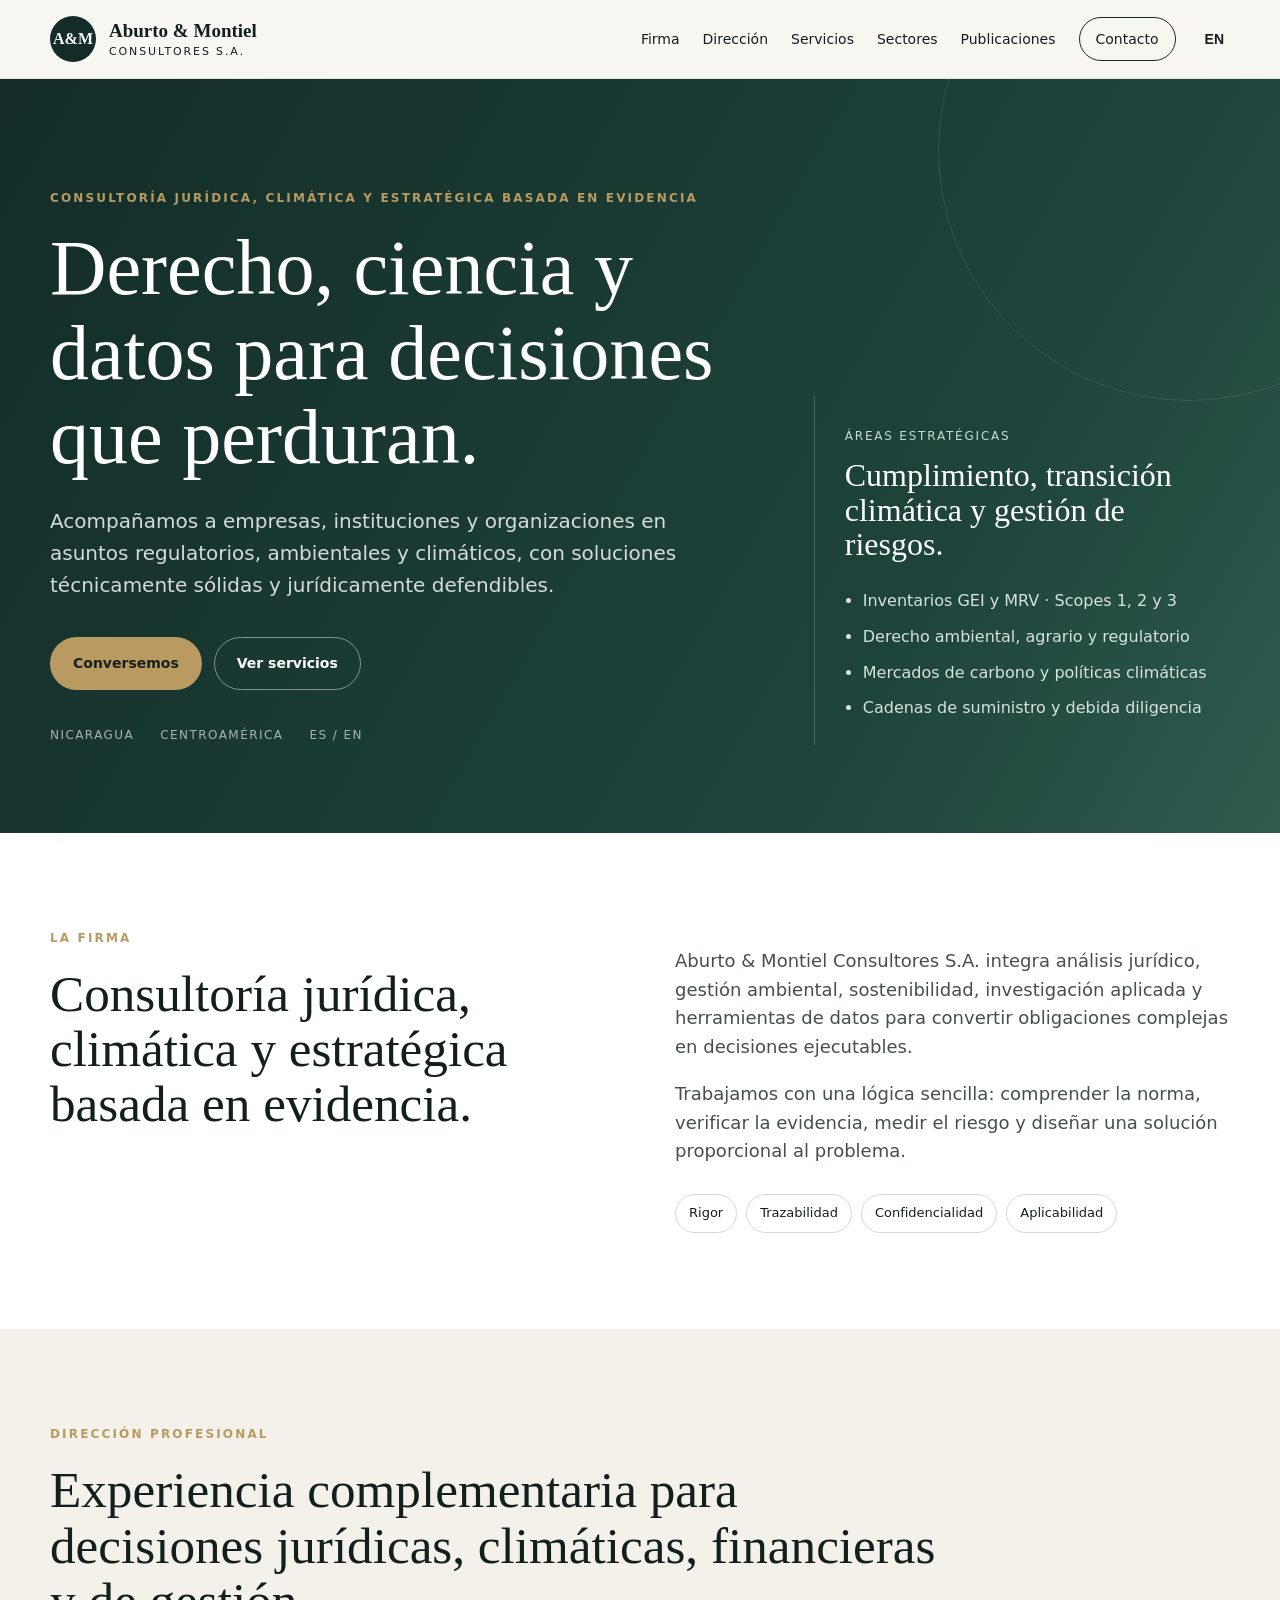
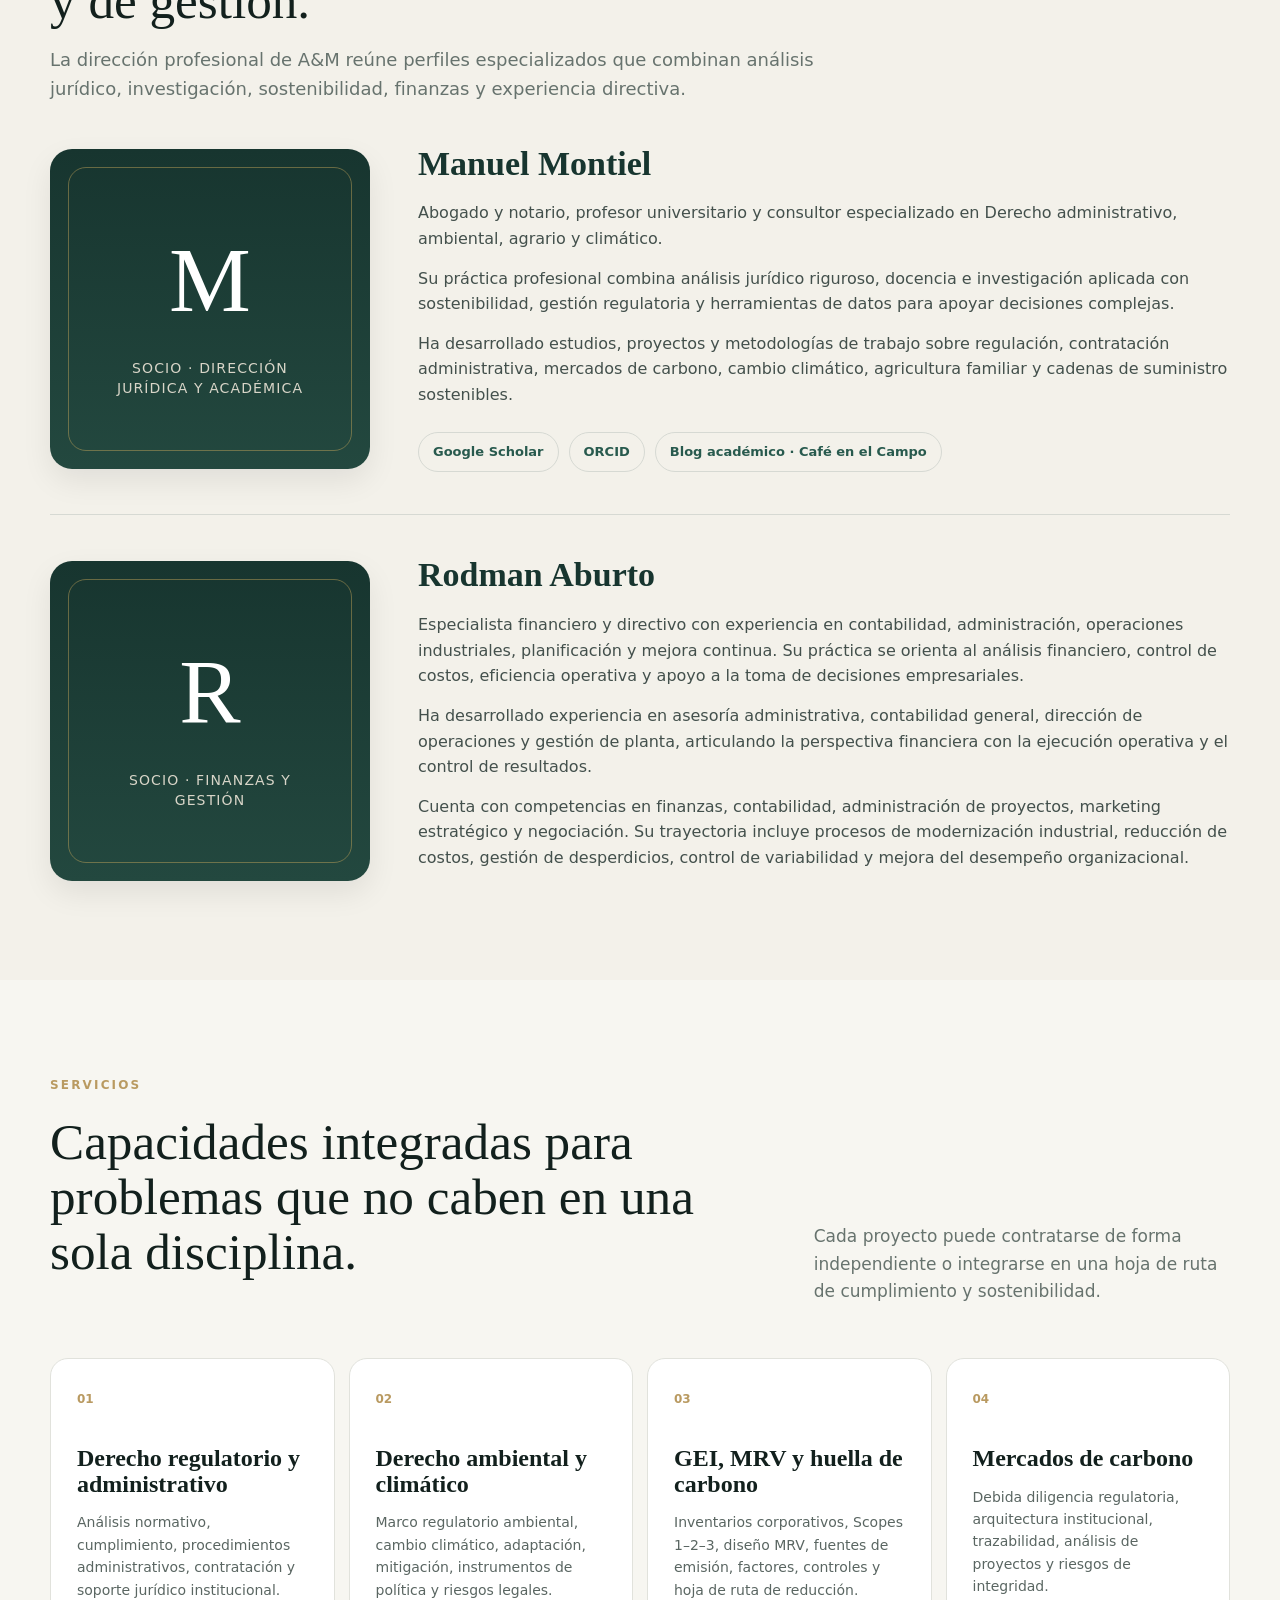
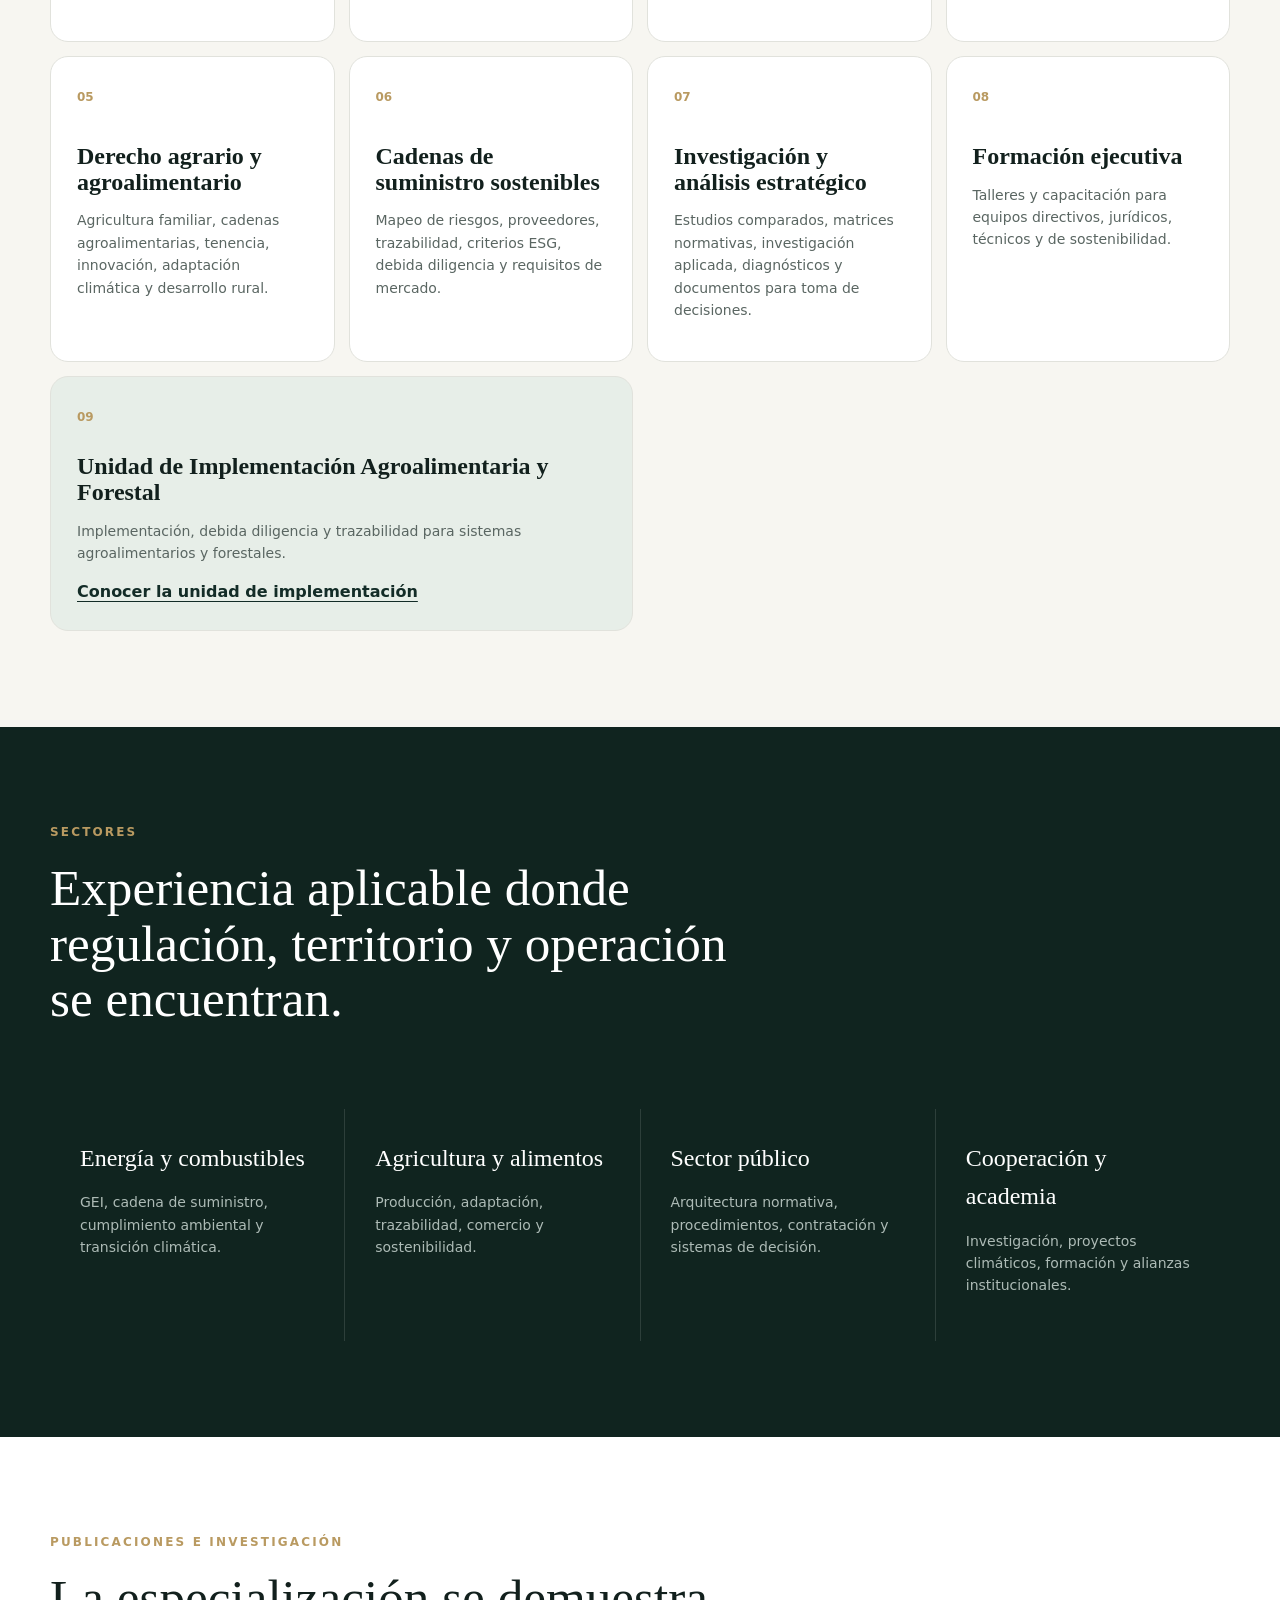
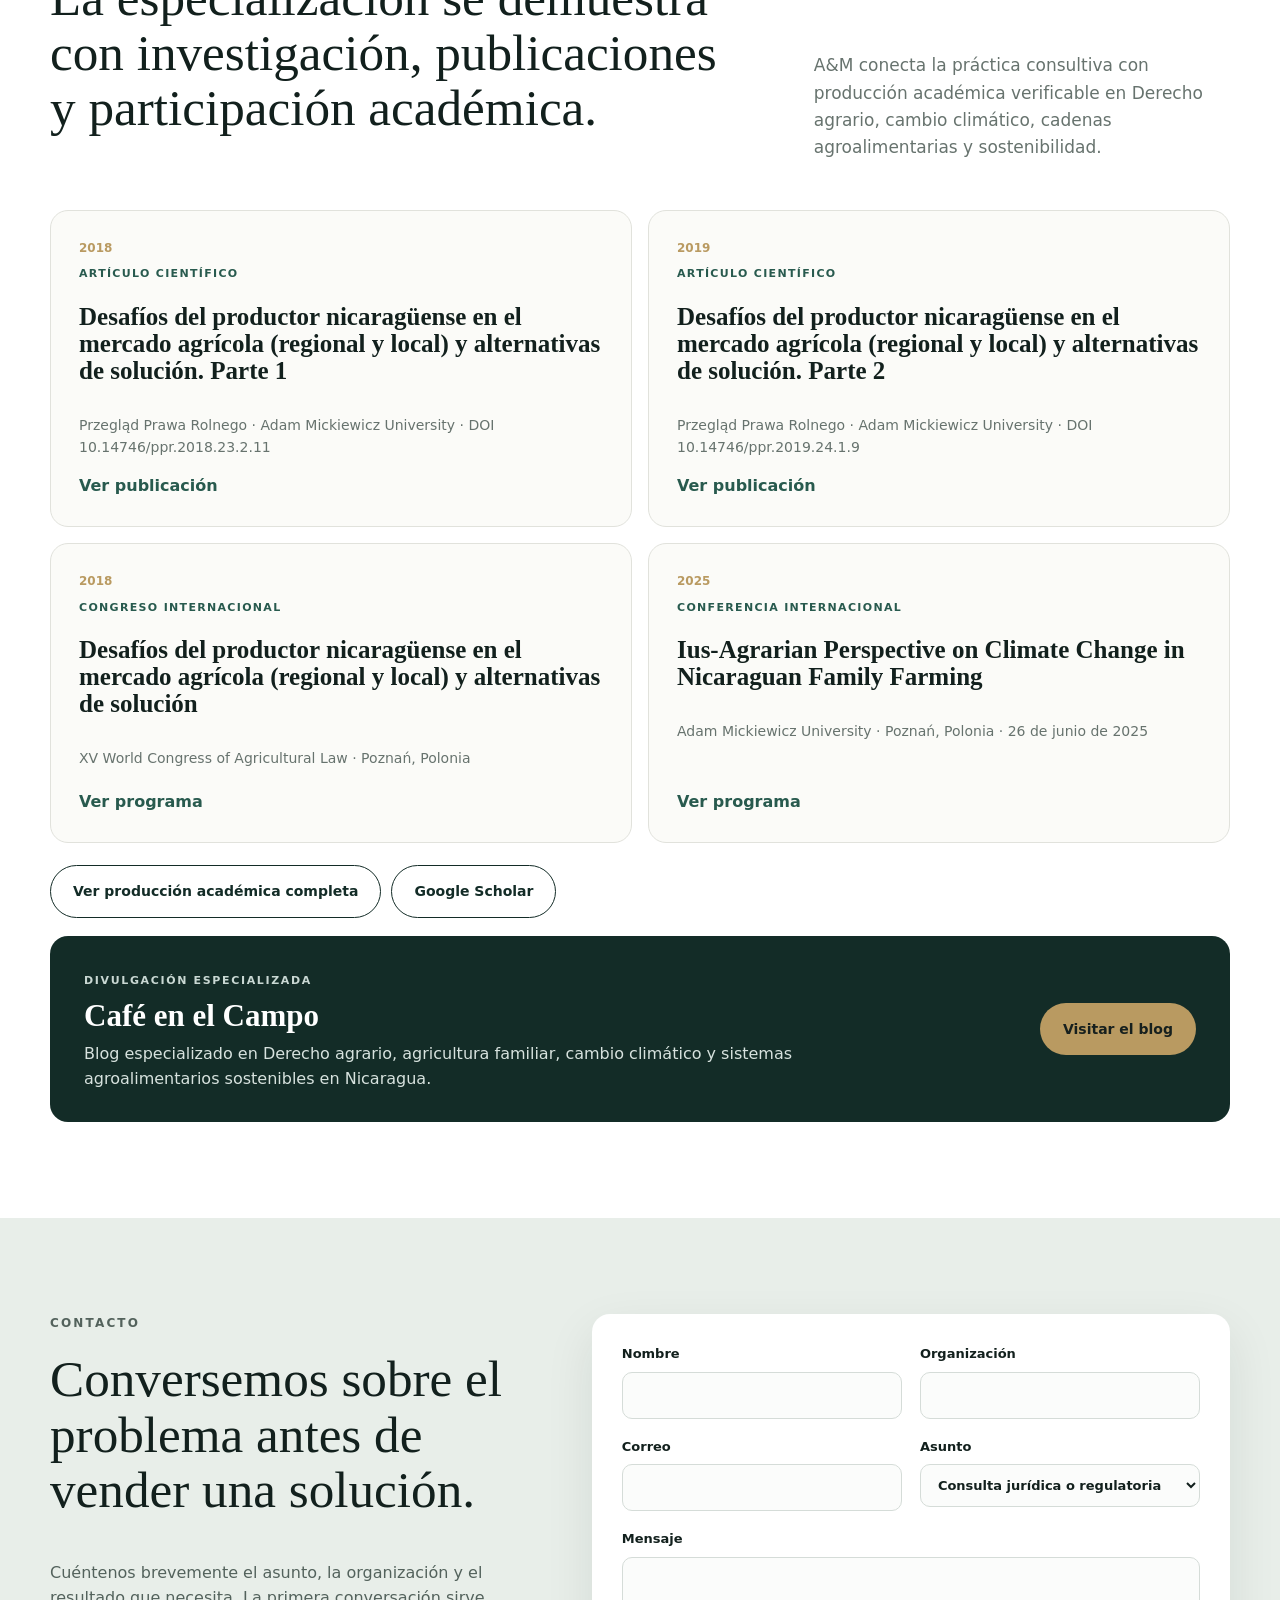
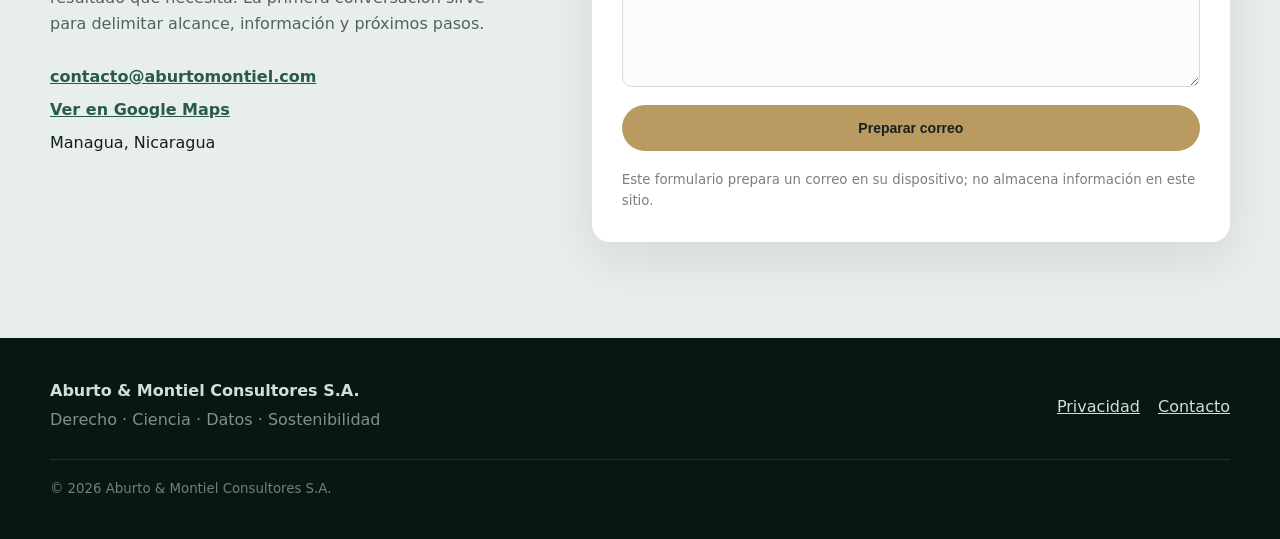
<file: index.html>
<!doctype html>
<html lang="es">
<head>
  <meta charset="utf-8" />
  <meta name="viewport" content="width=device-width, initial-scale=1" />
  <title>Aburto & Montiel Consultores | Derecho climático, ambiental y estratégico en Nicaragua</title>
  <meta name="description" content="Consultoría jurídica, climática y estratégica basada en evidencia en Nicaragua y Centroamérica. Derecho ambiental y agrario, mercados de carbono, GEI/MRV, cumplimiento regulatorio y cadenas de suministro." />
  <meta name="robots" content="index,follow" />
  <meta property="og:type" content="website" />
  <meta property="og:title" content="Aburto & Montiel Consultores | Consultoría jurídica, climática y estratégica" />
  <meta property="og:description" content="Consultoría jurídica, climática y estratégica basada en evidencia para decisiones complejas en Nicaragua y Centroamérica." />
  <meta property="og:image" content="https://aburtomontiel.com/assets/og-cover.svg" />
  <meta property="og:url" content="https://aburtomontiel.com/" />
  <meta property="og:site_name" content="Aburto & Montiel Consultores S.A." />
  <link rel="canonical" href="https://aburtomontiel.com/" />
  <meta name="theme-color" content="#132c27" />
  <link rel="icon" href="assets/favicon.svg" type="image/svg+xml" />
  <link rel="stylesheet" href="assets/styles.css" />
  <link rel="stylesheet" href="assets/agroalimentario.css" />
  <script type="application/ld+json">
  {
    "@context": "https://schema.org",
    "@graph": [
      {
        "@type": "Organization",
        "@id": "https://aburtomontiel.com/#organization",
        "name": "Aburto & Montiel Consultores S.A.",
        "alternateName": "Aburto & Montiel Consultores",
        "url": "https://aburtomontiel.com/",
        "email": "contacto@aburtomontiel.com",
        "description": "Consultoría jurídica, climática y estratégica basada en evidencia en Nicaragua y Centroamérica.",
        "areaServed": [
          {"@type": "Country", "name": "Nicaragua"},
          {"@type": "Place", "name": "Centroamérica"}
        ],
        "sameAs": [
          "https://maps.app.goo.gl/tJSxeyS9cE7pDEAk8"
        ],
        "contactPoint": {
          "@type": "ContactPoint",
          "contactType": "consultas",
          "email": "contacto@aburtomontiel.com",
          "availableLanguage": ["es", "en"]
        }
      },
      {
        "@type": "Person",
        "@id": "https://aburtomontiel.com/#manuel-montiel",
        "name": "Manuel Ernesto Montiel Silva",
        "url": "https://aburtomontiel.com/#direccion",
        "jobTitle": "Abogado, profesor universitario e investigador",
        "affiliation": {"@id": "https://aburtomontiel.com/#organization"},
        "sameAs": [
          "https://scholar.google.com/citations?user=wkK37vEAAAAJ&hl=es",
          "https://orcid.org/0000-0002-2477-9309",
          "https://iusagrarionicaragua.wordpress.com/"
        ],
        "knowsAbout": [
          "Derecho agrario",
          "Derecho ambiental",
          "Cambio climático",
          "Agricultura familiar",
          "Mercados de carbono",
          "Cadenas de suministro"
        ]
      },
      {
        "@type": "Person",
        "@id": "https://aburtomontiel.com/#rodman-aburto",
        "name": "Rodman Aburto",
        "url": "https://aburtomontiel.com/#direccion",
        "jobTitle": "Socio y especialista financiero y de gestión",
        "affiliation": {"@id": "https://aburtomontiel.com/#organization"},
        "knowsAbout": [
          "Finanzas",
          "Contabilidad",
          "Gestión administrativa",
          "Operaciones industriales",
          "Mejora continua",
          "Gestión de costos",
          "Administración de proyectos"
        ]
      },
      {
        "@type": "WebSite",
        "@id": "https://aburtomontiel.com/#website",
        "url": "https://aburtomontiel.com/",
        "name": "Aburto & Montiel Consultores",
        "publisher": {"@id": "https://aburtomontiel.com/#organization"},
        "inLanguage": "es"
      }
    ]
  }
  </script>
  <script defer src="assets/app.js?v=20261101-3"></script>
</head>
<body>
  <a class="skip" href="#contenido">Saltar al contenido</a>
  <header class="site-header">
    <div class="wrap nav-wrap">
      <a class="brand" href="#inicio" aria-label="Aburto & Montiel Consultores S.A.">
        <span class="brand-mark">A&M</span>
        <span class="brand-text"><strong>Aburto & Montiel</strong><small>Consultores S.A.</small></span>
      </a>
      <button class="menu-btn" aria-expanded="false" aria-controls="nav">Menú</button>
      <nav id="nav" class="nav" aria-label="Navegación principal">
        <a href="#firma" data-i18n="navFirm">Firma</a><a href="#direccion" data-i18n="navDirection">Dirección</a><a href="#servicios" data-i18n="navServices">Servicios</a><a href="#sectores" data-i18n="navSectors">Sectores</a><a href="publicaciones.html" data-i18n="navKnowledge">Publicaciones</a><a href="#contacto" class="nav-cta" data-i18n="navContact">Contacto</a><button id="langToggle" class="lang" type="button" aria-label="Cambiar idioma">EN</button>
      </nav>
    </div>
  </header>
  <main id="contenido">
    <section id="inicio" class="hero"><div class="wrap hero-grid"><div class="hero-copy"><p class="eyebrow" data-i18n="eyebrow">Consultoría jurídica, climática y estratégica basada en evidencia</p><h1 data-i18n="heroTitle">Derecho, ciencia y datos para decisiones que perduran.</h1><p class="lead" data-i18n="heroLead">Acompañamos a empresas, instituciones y organizaciones en asuntos regulatorios, ambientales y climáticos, con soluciones técnicamente sólidas y jurídicamente defendibles.</p><div class="actions"><a class="btn primary" href="#contacto" data-i18n="ctaTalk">Conversemos</a><a class="btn ghost" href="#servicios" data-i18n="ctaServices">Ver servicios</a></div><div class="hero-notes"><span>Nicaragua</span><span>Centroamérica</span><span>ES / EN</span></div></div><aside class="hero-panel" aria-label="Áreas principales"><div class="panel-line"></div><p data-i18n="panelKicker">Áreas estratégicas</p><h2 data-i18n="panelTitle">Cumplimiento, transición climática y gestión de riesgos.</h2><ul><li data-i18n="panel1">Inventarios GEI y MRV · Scopes 1, 2 y 3</li><li data-i18n="panel2">Derecho ambiental, agrario y regulatorio</li><li data-i18n="panel3">Mercados de carbono y políticas climáticas</li><li data-i18n="panel4">Cadenas de suministro y debida diligencia</li></ul></aside></div></section>
    <section id="firma" class="section light"><div class="wrap two-col"><div><p class="eyebrow" data-i18n="firmEyebrow">La firma</p><h2 data-i18n="firmTitle">Consultoría jurídica, climática y estratégica basada en evidencia.</h2></div><div class="prose"><p data-i18n="firmP1">Aburto & Montiel Consultores S.A. integra análisis jurídico, gestión ambiental, sostenibilidad, investigación aplicada y herramientas de datos para convertir obligaciones complejas en decisiones ejecutables.</p><p data-i18n="firmP2">Trabajamos con una lógica sencilla: comprender la norma, verificar la evidencia, medir el riesgo y diseñar una solución proporcional al problema.</p><div class="principles"><span data-i18n="principle1">Rigor</span><span data-i18n="principle2">Trazabilidad</span><span data-i18n="principle3">Confidencialidad</span><span data-i18n="principle4">Aplicabilidad</span></div></div></div></section>
    <section id="direccion" class="section profile-section">
      <div class="wrap">
        <div class="leadership-intro">
          <p class="eyebrow" data-i18n="profileEyebrow">Dirección profesional</p>
          <h2 data-i18n="leadershipTitle">Experiencia complementaria para decisiones jurídicas, climáticas, financieras y de gestión.</h2>
          <p data-i18n="leadershipIntro">La dirección profesional de A&M reúne perfiles especializados que combinan análisis jurídico, investigación, sostenibilidad, finanzas y experiencia directiva.</p>
        </div>

        <div class="leadership-list">
          <article class="profile-grid leadership-profile">
            <div class="profile-visual" aria-label="Monograma Manuel Montiel">
              <div class="profile-monogram" aria-hidden="true">
                <span class="mono-main">M</span>
              </div>
              <p class="profile-label" data-i18n="manuelRole">Socio · Dirección jurídica y académica</p>
            </div>
            <div class="profile-copy">
              <h3 class="profile-name">Manuel Montiel</h3>
              <p data-i18n="profileP1">Abogado y notario, profesor universitario y consultor especializado en Derecho administrativo, ambiental, agrario y climático.</p>
              <p data-i18n="profileP2">Su práctica profesional combina análisis jurídico riguroso, docencia e investigación aplicada con sostenibilidad, gestión regulatoria y herramientas de datos para apoyar decisiones complejas.</p>
              <p data-i18n="profileP3">Ha desarrollado estudios, proyectos y metodologías de trabajo sobre regulación, contratación administrativa, mercados de carbono, cambio climático, agricultura familiar y cadenas de suministro sostenibles.</p>
              <div class="profile-links">
                <a href="https://scholar.google.com/citations?user=wkK37vEAAAAJ&hl=es" target="_blank" rel="noopener">Google Scholar</a>
                <a href="https://orcid.org/0000-0002-2477-9309" target="_blank" rel="noopener" data-i18n="orcidLink">ORCID</a>
                <a href="https://iusagrarionicaragua.wordpress.com/" target="_blank" rel="noopener" data-i18n="blogLink">Blog académico · Café en el Campo</a>
              </div>
            </div>
          </article>

          <article class="profile-grid leadership-profile">
            <div class="profile-visual" aria-label="Monograma Rodman Aburto">
              <div class="profile-monogram" aria-hidden="true">
                <span class="mono-main">R</span>
              </div>
              <p class="profile-label" data-i18n="rodmanRole">Socio · Finanzas y gestión</p>
            </div>
            <div class="profile-copy">
              <h3 class="profile-name">Rodman Aburto</h3>
              <p data-i18n="rodmanP1">Especialista financiero y directivo con experiencia en contabilidad, administración, operaciones industriales, planificación y mejora continua. Su práctica se orienta al análisis financiero, control de costos, eficiencia operativa y apoyo a la toma de decisiones empresariales.</p>
              <p data-i18n="rodmanP2">Ha desarrollado experiencia en asesoría administrativa, contabilidad general, dirección de operaciones y gestión de planta, articulando la perspectiva financiera con la ejecución operativa y el control de resultados.</p>
              <p data-i18n="rodmanP3">Cuenta con competencias en finanzas, contabilidad, administración de proyectos, marketing estratégico y negociación. Su trayectoria incluye procesos de modernización industrial, reducción de costos, gestión de desperdicios, control de variabilidad y mejora del desempeño organizacional.</p>
            </div>
          </article>
        </div>
      </div>
    </section>
    <section id="servicios" class="section"><div class="wrap"><p class="eyebrow" data-i18n="servicesEyebrow">Servicios</p><div class="section-head"><h2 data-i18n="servicesTitle">Capacidades integradas para problemas que no caben en una sola disciplina.</h2><p data-i18n="servicesIntro">Cada proyecto puede contratarse de forma independiente o integrarse en una hoja de ruta de cumplimiento y sostenibilidad.</p></div><div class="cards">
    <article class="card"><span>01</span><h3 data-i18n="s1t">Derecho regulatorio y administrativo</h3><p data-i18n="s1p">Análisis normativo, cumplimiento, procedimientos administrativos, contratación y soporte jurídico institucional.</p></article><article class="card"><span>02</span><h3 data-i18n="s2t">Derecho ambiental y climático</h3><p data-i18n="s2p">Marco regulatorio ambiental, cambio climático, adaptación, mitigación, instrumentos de política y riesgos legales.</p></article><article class="card"><span>03</span><h3 data-i18n="s3t">GEI, MRV y huella de carbono</h3><p data-i18n="s3p">Inventarios corporativos, Scopes 1–2–3, diseño MRV, fuentes de emisión, factores, controles y hoja de ruta de reducción.</p></article><article class="card"><span>04</span><h3 data-i18n="s4t">Mercados de carbono</h3><p data-i18n="s4p">Debida diligencia regulatoria, arquitectura institucional, trazabilidad, análisis de proyectos y riesgos de integridad.</p></article><article class="card"><span>05</span><h3 data-i18n="s5t">Derecho agrario y agroalimentario</h3><p data-i18n="s5p">Agricultura familiar, cadenas agroalimentarias, tenencia, innovación, adaptación climática y desarrollo rural.</p></article><article class="card"><span>06</span><h3 data-i18n="s6t">Cadenas de suministro sostenibles</h3><p data-i18n="s6p">Mapeo de riesgos, proveedores, trazabilidad, criterios ESG, debida diligencia y requisitos de mercado.</p></article><article class="card"><span>07</span><h3 data-i18n="s7t">Investigación y análisis estratégico</h3><p data-i18n="s7p">Estudios comparados, matrices normativas, investigación aplicada, diagnósticos y documentos para toma de decisiones.</p></article><article class="card"><span>08</span><h3 data-i18n="s8t">Formación ejecutiva</h3><p data-i18n="s8p">Talleres y capacitación para equipos directivos, jurídicos, técnicos y de sostenibilidad.</p></article><article class="card agro-home-card"><span>09</span><h3 data-i18n="agHomeTitle">Unidad de Implementación Agroalimentaria y Forestal</h3><p data-i18n="agHomeP">Implementación, debida diligencia y trazabilidad para sistemas agroalimentarios y forestales.</p><a href="agroalimentario.html" data-i18n="agHomeLink">Conocer la unidad de implementación</a></article></div></div></section>
    <section id="sectores" class="section dark"><div class="wrap"><p class="eyebrow" data-i18n="sectorsEyebrow">Sectores</p><div class="section-head"><h2 data-i18n="sectorsTitle">Experiencia aplicable donde regulación, territorio y operación se encuentran.</h2></div><div class="sector-grid"><div><strong data-i18n="sec1">Energía y combustibles</strong><p data-i18n="sec1p">GEI, cadena de suministro, cumplimiento ambiental y transición climática.</p></div><div><strong data-i18n="sec2">Agricultura y alimentos</strong><p data-i18n="sec2p">Producción, adaptación, trazabilidad, comercio y sostenibilidad.</p></div><div><strong data-i18n="sec3">Sector público</strong><p data-i18n="sec3p">Arquitectura normativa, procedimientos, contratación y sistemas de decisión.</p></div><div><strong data-i18n="sec4">Cooperación y academia</strong><p data-i18n="sec4p">Investigación, proyectos climáticos, formación y alianzas institucionales.</p></div></div></div></section>
    <section id="conocimiento" class="section light publications-section">
      <div class="wrap">
        <p class="eyebrow" data-i18n="knowledgeEyebrow">Publicaciones e investigación</p>
        <div class="section-head publications-head">
          <h2 data-i18n="knowledgeTitle">La especialización se demuestra con investigación, publicaciones y participación académica.</h2>
          <p data-i18n="knowledgeP">A&M conecta la práctica consultiva con producción académica verificable en Derecho agrario, cambio climático, cadenas agroalimentarias y sostenibilidad.</p>
        </div>

        <div class="publication-grid">
          <article class="publication-card">
            <span class="publication-year">2018</span>
            <p class="publication-type" data-i18n="pubTypeArticle">Artículo científico</p>
            <h3>Desafíos del productor nicaragüense en el mercado agrícola (regional y local) y alternativas de solución. Parte 1</h3>
            <p>Przegląd Prawa Rolnego · Adam Mickiewicz University · DOI 10.14746/ppr.2018.23.2.11</p>
            <a href="https://pressto.amu.edu.pl/index.php/ppr/article/view/26463" target="_blank" rel="noopener" data-i18n="viewPublication">Ver publicación</a>
          </article>

          <article class="publication-card">
            <span class="publication-year">2019</span>
            <p class="publication-type" data-i18n="pubTypeArticle">Artículo científico</p>
            <h3>Desafíos del productor nicaragüense en el mercado agrícola (regional y local) y alternativas de solución. Parte 2</h3>
            <p>Przegląd Prawa Rolnego · Adam Mickiewicz University · DOI 10.14746/ppr.2019.24.1.9</p>
            <a href="https://pressto.amu.edu.pl/index.php/ppr/article/view/23493" target="_blank" rel="noopener" data-i18n="viewPublication">Ver publicación</a>
          </article>

          <article class="publication-card">
            <span class="publication-year">2018</span>
            <p class="publication-type" data-i18n="pubTypeCongress">Congreso internacional</p>
            <h3>Desafíos del productor nicaragüense en el mercado agrícola (regional y local) y alternativas de solución</h3>
            <p>XV World Congress of Agricultural Law · Poznań, Polonia</p>
            <a href="https://wcal2018.syskonf.pl/Program?lang=pl" target="_blank" rel="noopener" data-i18n="viewProgram">Ver programa</a>
          </article>

          <article class="publication-card">
            <span class="publication-year">2025</span>
            <p class="publication-type" data-i18n="pubTypeConference">Conferencia internacional</p>
            <h3>Ius-Agrarian Perspective on Climate Change in Nicaraguan Family Farming</h3>
            <p>Adam Mickiewicz University · Poznań, Polonia · 26 de junio de 2025</p>
            <a href="https://prawo.amu.edu.pl/wp-content/uploads/2025/06/Program_Konferencja_26a_06_2025.pdf" target="_blank" rel="noopener" data-i18n="viewProgram">Ver programa</a>
          </article>
        </div>

        <div class="academic-cta-row">
          <a class="btn academic-outline" href="publicaciones.html">Ver producción académica completa</a>
          <a class="btn academic-outline" href="https://scholar.google.com/citations?user=wkK37vEAAAAJ&hl=es" target="_blank" rel="noopener">Google Scholar</a>
        </div>

        <div class="knowledge-bridge">
          <div>
            <span data-i18n="blogEyebrow">Divulgación especializada</span>
            <h3>Café en el Campo</h3>
            <p data-i18n="blogDescription">Blog especializado en Derecho agrario, agricultura familiar, cambio climático y sistemas agroalimentarios sostenibles en Nicaragua.</p>
          </div>
          <a class="btn knowledge-btn" href="https://iusagrarionicaragua.wordpress.com/" target="_blank" rel="noopener" data-i18n="visitBlog">Visitar el blog</a>
        </div>
      </div>
    </section>
    <section id="contacto" class="section contact"><div class="wrap contact-grid"><div><p class="eyebrow" data-i18n="contactEyebrow">Contacto</p><h2 data-i18n="contactTitle">Conversemos sobre el problema antes de vender una solución.</h2><p data-i18n="contactP">Cuéntenos brevemente el asunto, la organización y el resultado que necesita. La primera conversación sirve para delimitar alcance, información y próximos pasos.</p><div class="contact-links"><a id="emailLink" href="#">contacto@aburtomontiel.com</a><a id="whatsappLink" href="#" target="_blank" rel="noopener">WhatsApp</a><a href="https://maps.app.goo.gl/tJSxeyS9cE7pDEAk8" target="_blank" rel="noopener" data-i18n="mapsLink">Ver en Google Maps</a><span>Managua, Nicaragua</span></div></div><form id="contactForm" class="contact-form"><label><span data-i18n="fName">Nombre</span><input name="name" required autocomplete="name"></label><label><span data-i18n="fOrg">Organización</span><input name="organization" autocomplete="organization"></label><label><span data-i18n="fEmail">Correo</span><input type="email" name="email" required autocomplete="email"></label><label><span data-i18n="fSubject">Asunto</span><select name="subject"><option>Consulta jurídica o regulatoria</option><option>GEI / MRV / huella de carbono</option><option>Mercado de carbono</option><option>Derecho ambiental o agrario</option><option>Cadena de suministro</option><option data-i18n="agHomeSubject">Implementación agroalimentaria / debida diligencia</option><option>Capacitación / investigación</option><option>Otro</option></select></label><label class="full"><span data-i18n="fMessage">Mensaje</span><textarea name="message" rows="5" required></textarea></label><button class="btn primary full" type="submit" data-i18n="fSend">Preparar correo</button><small class="full" data-i18n="privacyNote">Este formulario prepara un correo en su dispositivo; no almacena información en este sitio.</small></form></div></section>
  </main>
  <footer class="footer"><div class="wrap footer-grid"><div><strong>Aburto & Montiel Consultores S.A.</strong><p data-i18n="footerTag">Derecho · Ciencia · Datos · Sostenibilidad</p></div><div><a href="privacidad.html" data-i18n="privacy">Privacidad</a><a href="#contacto" data-i18n="footerContact">Contacto</a></div><small>© <span id="year"></span> Aburto & Montiel Consultores S.A.</small></div></footer>
</body></html>
</file>
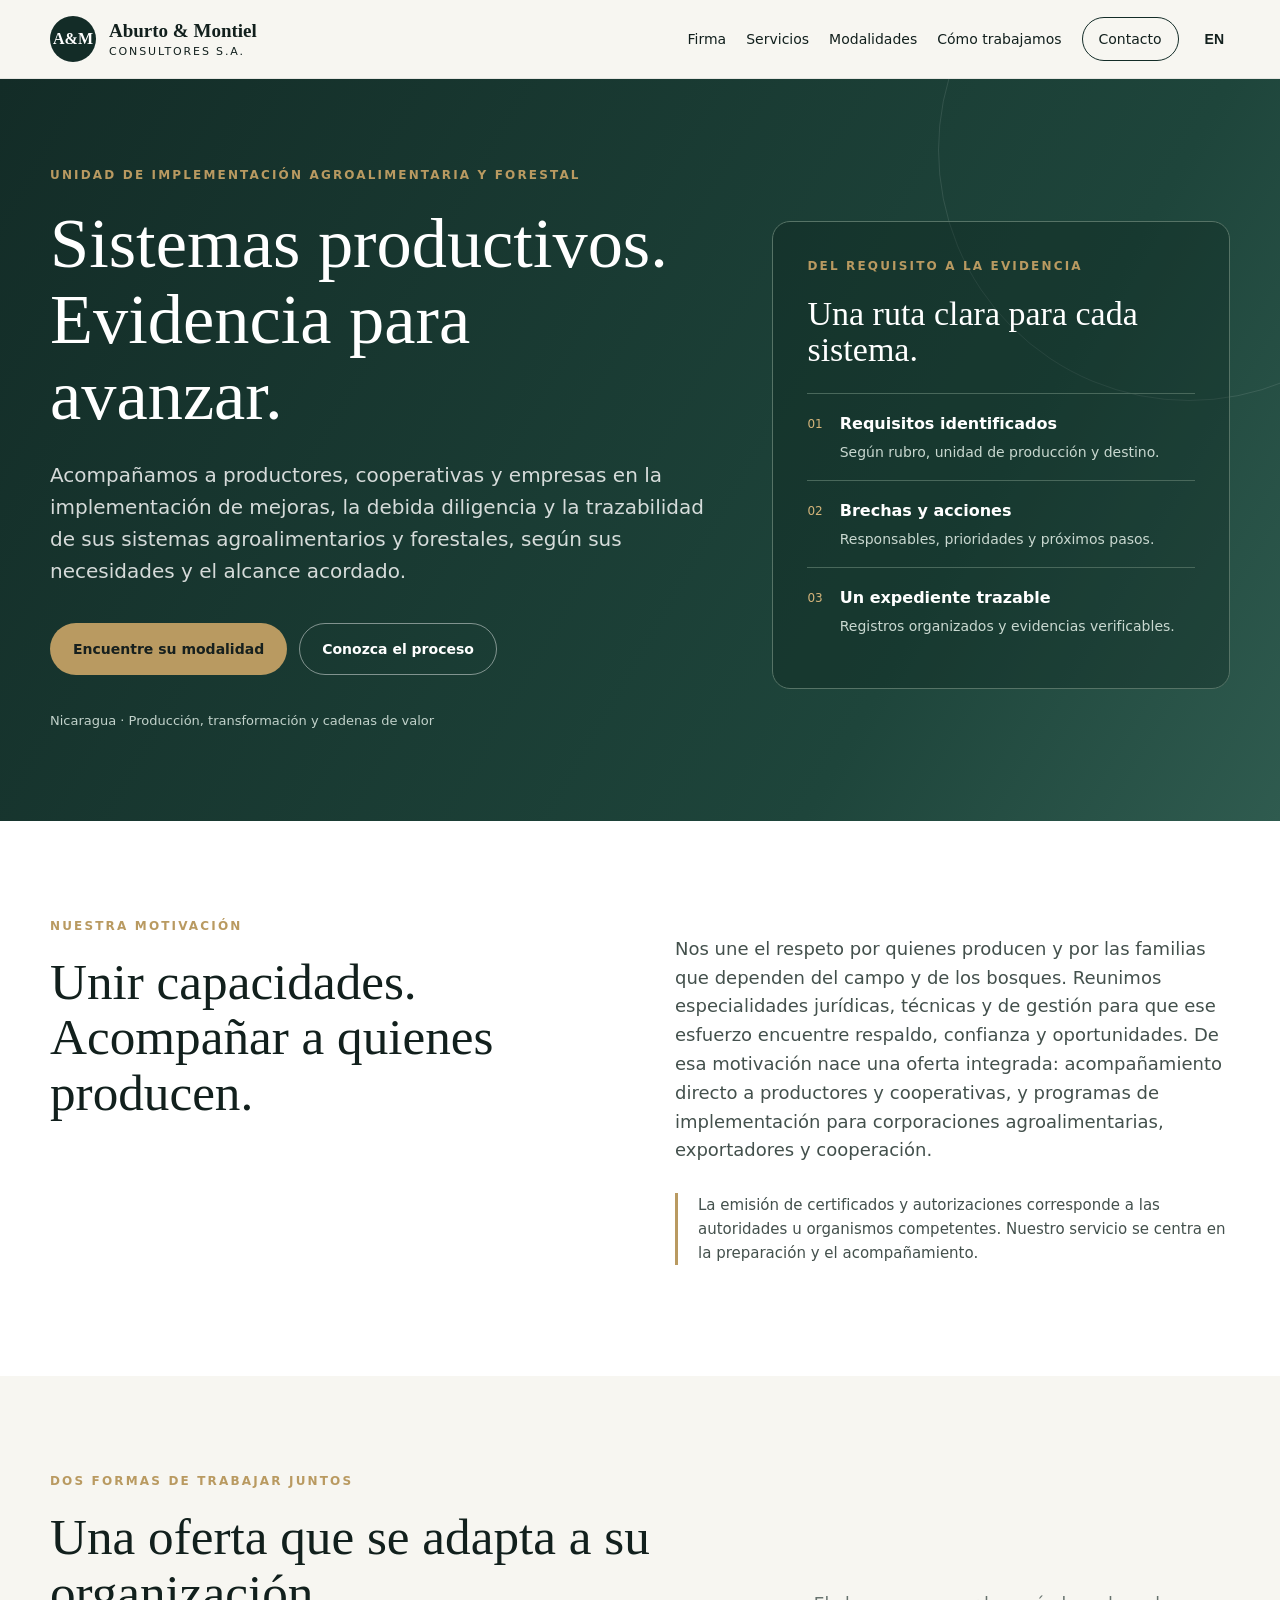
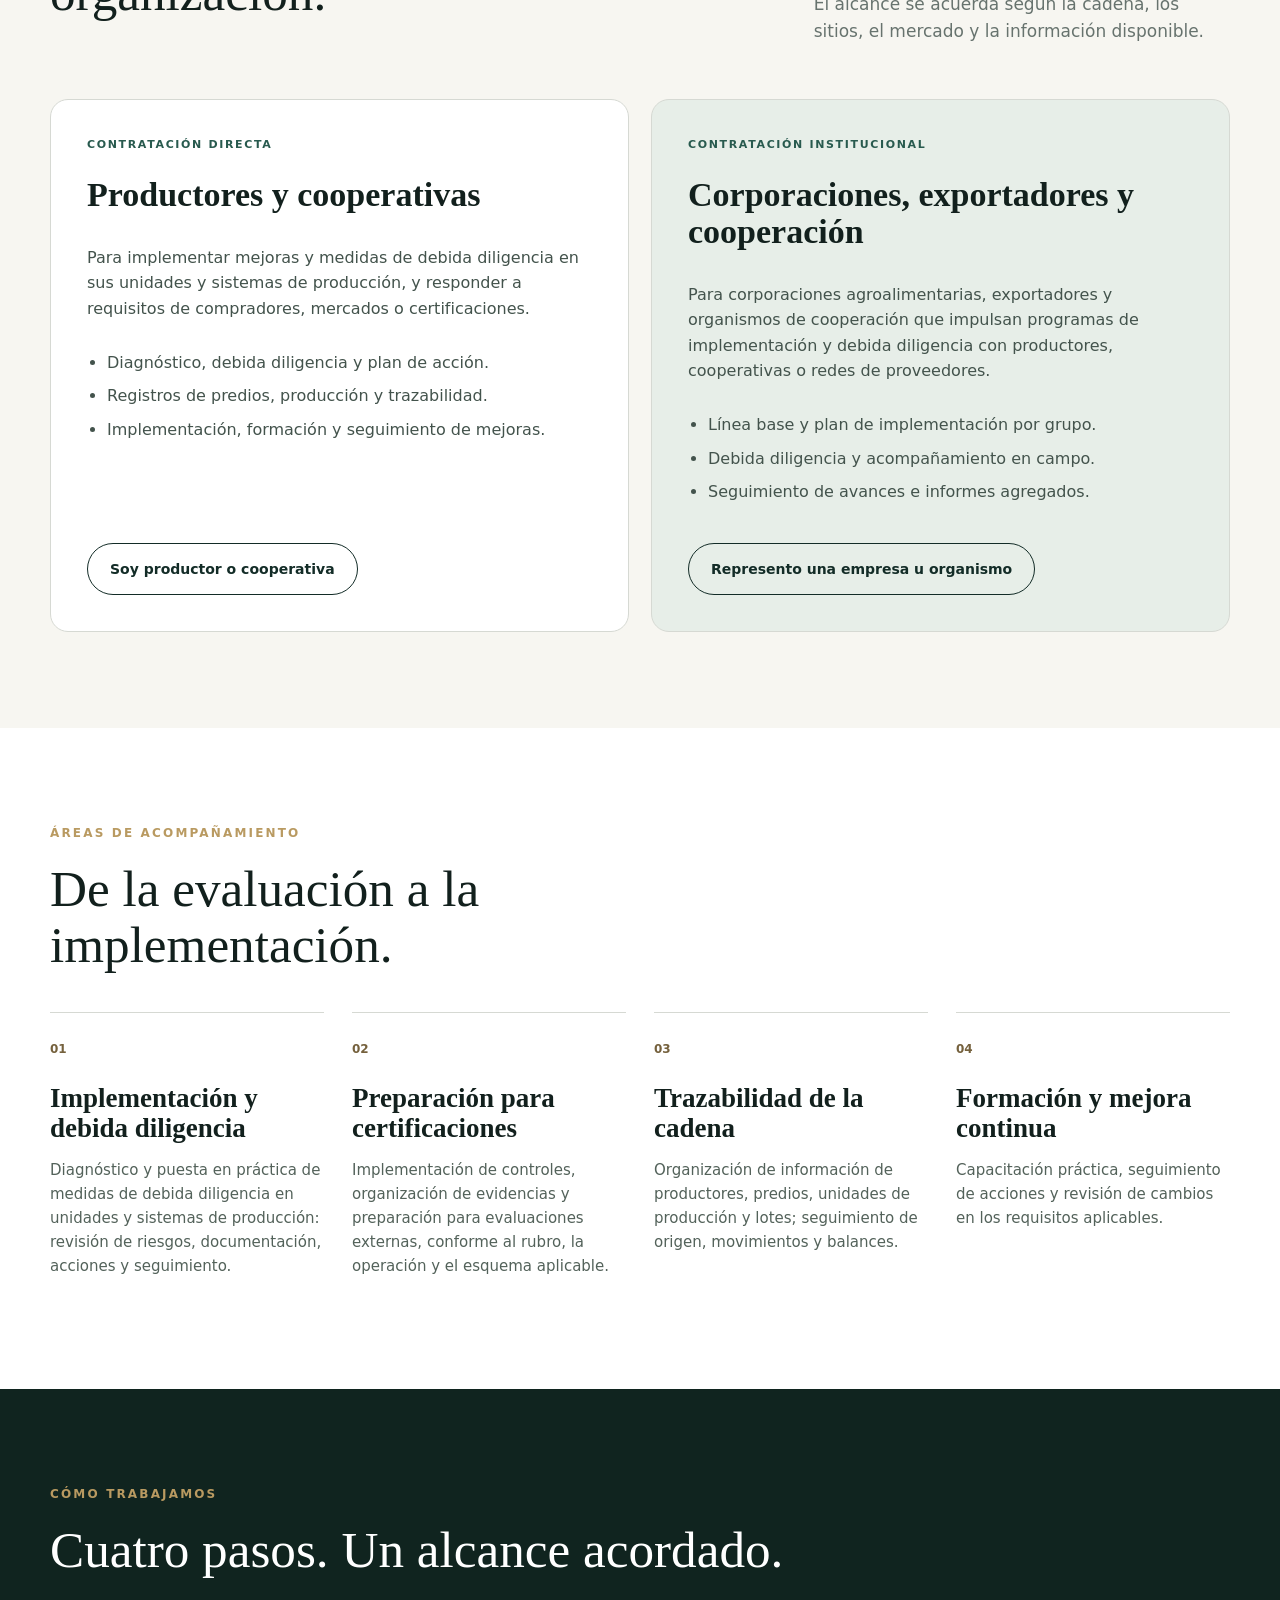
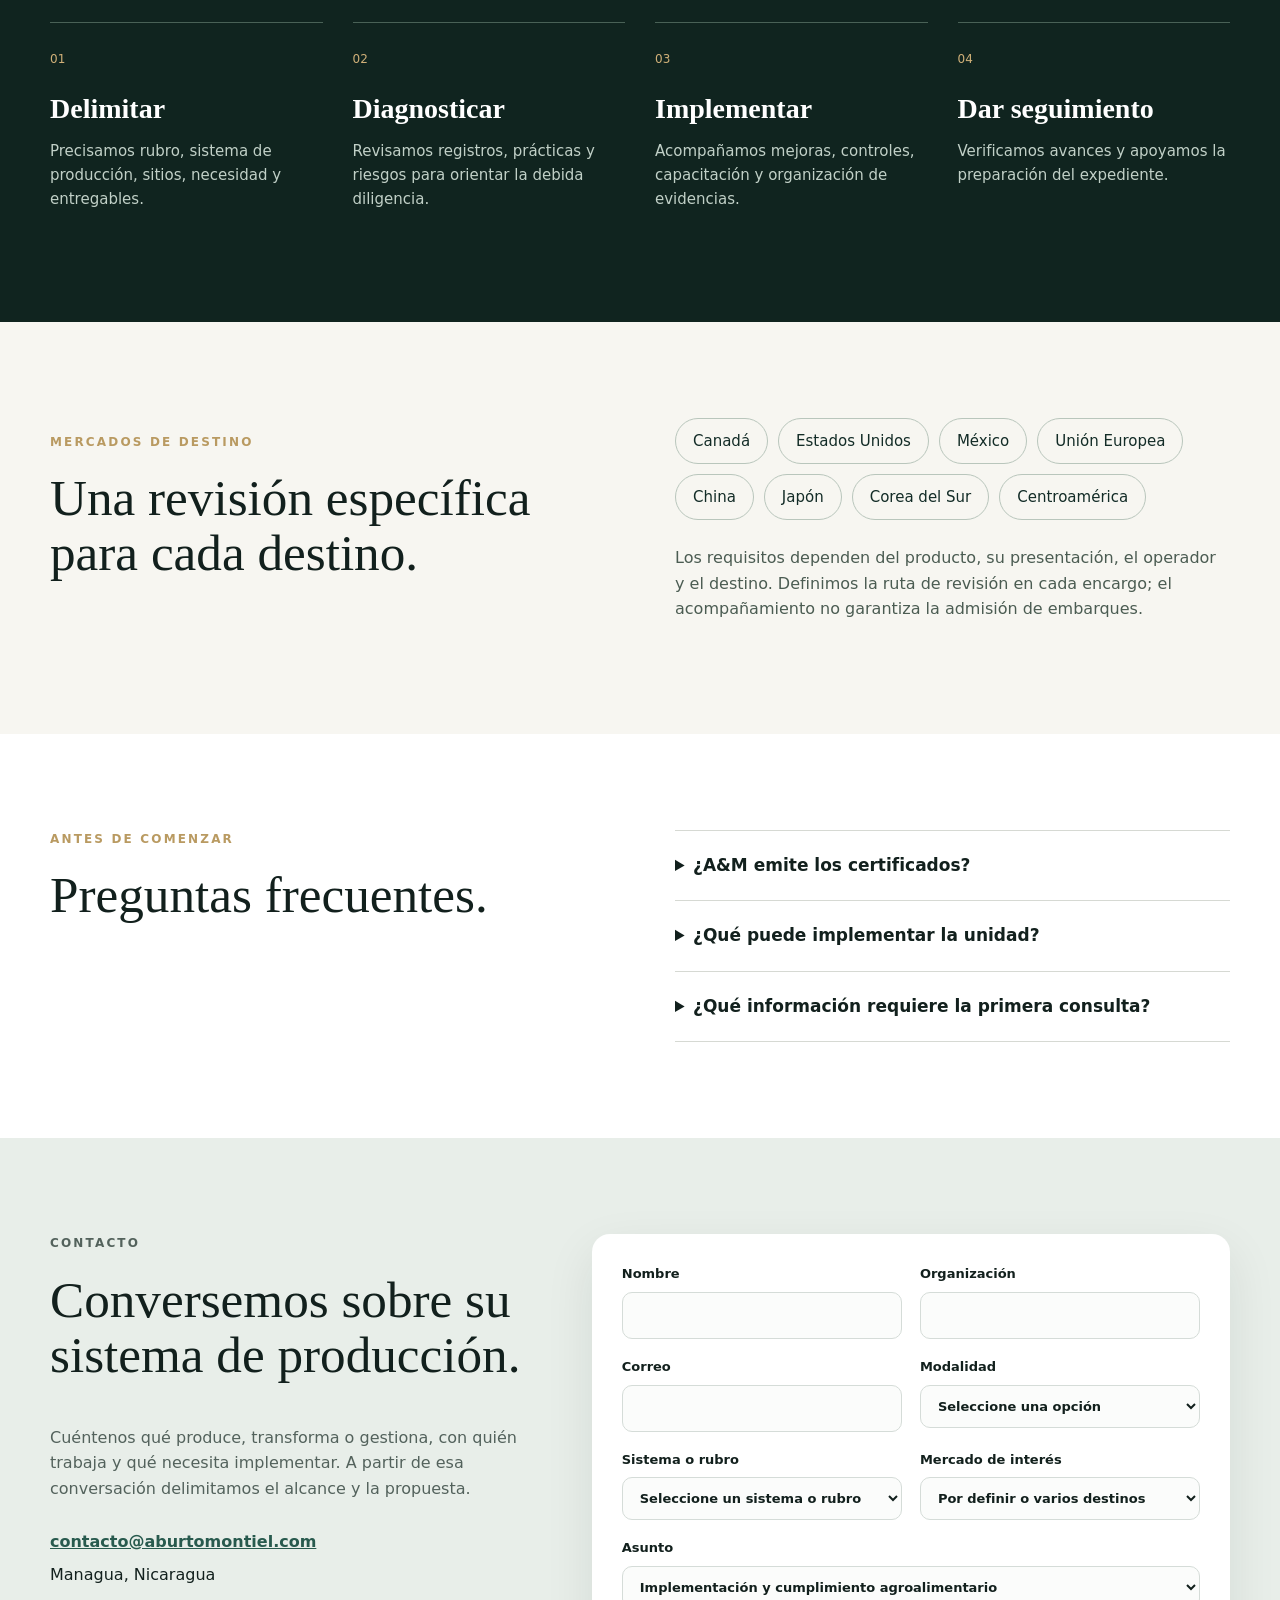
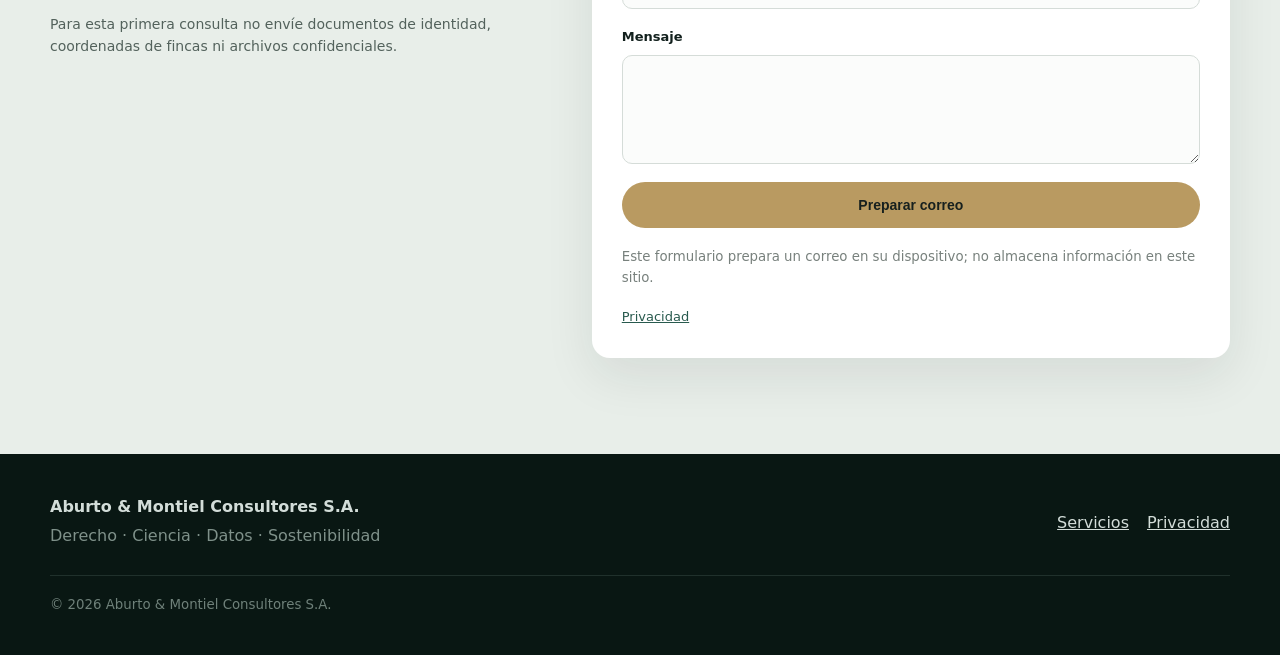
<file: agroalimentario.html>
<!doctype html>
<html lang="es"><head><meta charset="utf-8"><meta name="viewport" content="width=device-width,initial-scale=1">
<title>Unidad de Implementación Agroalimentaria y Forestal | Aburto & Montiel</title>
<meta name="description" content="Implementación, debida diligencia y trazabilidad para sistemas agroalimentarios y forestales de Nicaragua.">
<link rel="canonical" href="https://aburtomontiel.com/agroalimentario.html">
<meta property="og:type" content="website">
<meta property="og:locale" content="es_NI">
<meta property="og:site_name" content="Aburto & Montiel Consultores S.A.">
<meta property="og:title" content="Unidad de Implementación Agroalimentaria y Forestal | Aburto & Montiel">
<meta property="og:description" content="Implementación, debida diligencia y trazabilidad para sistemas agroalimentarios y forestales de Nicaragua.">
<meta property="og:url" content="https://aburtomontiel.com/agroalimentario.html">
<meta property="og:image" content="https://aburtomontiel.com/assets/og-cover.svg">
<meta name="twitter:card" content="summary">
<meta name="twitter:title" content="Unidad de Implementación Agroalimentaria y Forestal | Aburto & Montiel">
<meta name="twitter:description" content="Implementación, debida diligencia y trazabilidad para sistemas agroalimentarios y forestales de Nicaragua.">
<meta name="robots" content="index,follow"><meta name="theme-color" content="#132c27">
<link rel="icon" href="assets/favicon.svg" type="image/svg+xml"><link rel="stylesheet" href="assets/styles.css"><link rel="stylesheet" href="assets/agroalimentario.css">
<script defer src="assets/app.js?v=20261101-3"></script></head>
<body class="agro-page"><a class="skip" href="#contenido">Saltar al contenido</a><header class="site-header"><div class="wrap nav-wrap"><a class="brand" href="index.html" aria-label="Aburto & Montiel Consultores S.A."><span class="brand-mark">A&M</span><span class="brand-text"><strong>Aburto & Montiel</strong><small>Consultores S.A.</small></span></a><button class="menu-btn" aria-expanded="false" aria-controls="nav">Menú</button><nav id="nav" class="nav" aria-label="Navegación principal"><a href="index.html#firma" data-i18n="navFirm">Firma</a><a href="index.html#servicios" data-i18n="navServices">Servicios</a><a href="#modalidades" data-i18n="agNavModes">Modalidades</a><a href="#metodo" data-i18n="agNavMethod">Cómo trabajamos</a><a href="#contacto" class="nav-cta" data-i18n="navContact">Contacto</a><button id="langToggle" class="lang" type="button" aria-label="Cambiar idioma">EN</button></nav></div></header>
<main id="contenido">
<section class="hero agro-hero"><div class="wrap hero-grid">
<div><p class="eyebrow" data-i18n="agEyebrow">Unidad de Implementación Agroalimentaria y Forestal</p>
<h1 data-i18n="agTitle">Sistemas productivos. Evidencia para avanzar.</h1>
<p class="lead" data-i18n="agLead">Acompañamos a productores, cooperativas y empresas en la implementación de mejoras, la debida diligencia y la trazabilidad de sus sistemas agroalimentarios y forestales, según sus necesidades y el alcance acordado.</p>
<div class="actions"><a class="btn primary" href="#modalidades" data-i18n="agChoose">Encuentre su modalidad</a><a class="btn ghost" href="#metodo" data-i18n="agSeeMethod">Conozca el proceso</a></div>
<p class="agro-origin" data-i18n="agOrigin">Nicaragua · Producción, transformación y cadenas de valor</p></div>
<aside class="agro-evidence" aria-labelledby="evidenceTitle"><p class="eyebrow" data-i18n="agEvidenceEyebrow">Del requisito a la evidencia</p><h2 id="evidenceTitle" data-i18n="agEvidenceTitle">Una ruta clara para cada sistema.</h2>
<div class="agro-evidence-row"><span aria-hidden="true">01</span><div><strong data-i18n="agEv1">Requisitos identificados</strong><p data-i18n="agEv1p">Según rubro, unidad de producción y destino.</p></div></div>
<div class="agro-evidence-row"><span aria-hidden="true">02</span><div><strong data-i18n="agEv2">Brechas y acciones</strong><p data-i18n="agEv2p">Responsables, prioridades y próximos pasos.</p></div></div>
<div class="agro-evidence-row"><span aria-hidden="true">03</span><div><strong data-i18n="agEv3">Un expediente trazable</strong><p data-i18n="agEv3p">Registros organizados y evidencias verificables.</p></div></div>
</aside></div></section>
<section class="section light agro-intro"><div class="wrap two-col"><div><p class="eyebrow" data-i18n="agFocus">Nuestra motivación</p><h2 data-i18n="agFocusTitle">Unir capacidades. Acompañar a quienes producen.</h2></div><div class="prose"><p data-i18n="agFocusP">Nos une el respeto por quienes producen y por las familias que dependen del campo y de los bosques. Reunimos especialidades jurídicas, técnicas y de gestión para que ese esfuerzo encuentre respaldo, confianza y oportunidades. De esa motivación nace una oferta integrada: acompañamiento directo a productores y cooperativas, y programas de implementación para corporaciones agroalimentarias, exportadores y cooperación.</p><p class="agro-scope-note" data-i18n="agBoundary">La emisión de certificados y autorizaciones corresponde a las autoridades u organismos competentes. Nuestro servicio se centra en la preparación y el acompañamiento.</p></div></div></section>
<section id="modalidades" class="section"><div class="wrap"><p class="eyebrow" data-i18n="agModesEyebrow">Dos formas de trabajar juntos</p><div class="section-head"><h2 data-i18n="agModesTitle">Una oferta que se adapta a su organización.</h2><p data-i18n="agModesP">El alcance se acuerda según la cadena, los sitios, el mercado y la información disponible.</p></div>
<div class="agro-mode-grid">
<article class="agro-mode"><p class="agro-label" data-i18n="agDirectLabel">Contratación directa</p><h3 data-i18n="agDirectTitle">Productores y cooperativas</h3><p data-i18n="agDirectP">Para implementar mejoras y medidas de debida diligencia en sus unidades y sistemas de producción, y responder a requisitos de compradores, mercados o certificaciones.</p><ul><li data-i18n="agDirect1">Diagnóstico, debida diligencia y plan de acción.</li><li data-i18n="agDirect2">Registros de predios, producción y trazabilidad.</li><li data-i18n="agDirect3">Implementación, formación y seguimiento de mejoras.</li></ul><a class="btn academic-outline" href="#contacto" data-inquiry="directa" data-i18n="agDirectCta">Soy productor o cooperativa</a></article>
<article class="agro-mode agro-mode-institution"><p class="agro-label" data-i18n="agInstLabel">Contratación institucional</p><h3 data-i18n="agInstTitle">Corporaciones, exportadores y cooperación</h3><p data-i18n="agInstP">Para corporaciones agroalimentarias, exportadores y organismos de cooperación que impulsan programas de implementación y debida diligencia con productores, cooperativas o redes de proveedores.</p><ul><li data-i18n="agInst1">Línea base y plan de implementación por grupo.</li><li data-i18n="agInst2">Debida diligencia y acompañamiento en campo.</li><li data-i18n="agInst3">Seguimiento de avances e informes agregados.</li></ul><a class="btn academic-outline" href="#contacto" data-inquiry="institucional" data-i18n="agInstCta">Represento una empresa u organismo</a></article>
</div></div></section>
<section class="section light"><div class="wrap"><p class="eyebrow" data-i18n="agServicesEyebrow">Áreas de acompañamiento</p><h2 class="agro-section-title" data-i18n="agServicesTitle">De la evaluación a la implementación.</h2><div class="agro-service-grid">
<article class="agro-service"><span class="agro-index">01</span><h3 data-i18n="agS1">Implementación y debida diligencia</h3><p data-i18n="agS1p">Diagnóstico y puesta en práctica de medidas de debida diligencia en unidades y sistemas de producción: revisión de riesgos, documentación, acciones y seguimiento.</p></article><article class="agro-service"><span class="agro-index">02</span><h3 data-i18n="agS2">Preparación para certificaciones</h3><p data-i18n="agS2p">Implementación de controles, organización de evidencias y preparación para evaluaciones externas, conforme al rubro, la operación y el esquema aplicable.</p></article><article class="agro-service"><span class="agro-index">03</span><h3 data-i18n="agS3">Trazabilidad de la cadena</h3><p data-i18n="agS3p">Organización de información de productores, predios, unidades de producción y lotes; seguimiento de origen, movimientos y balances.</p></article><article class="agro-service"><span class="agro-index">04</span><h3 data-i18n="agS4">Formación y mejora continua</h3><p data-i18n="agS4p">Capacitación práctica, seguimiento de acciones y revisión de cambios en los requisitos aplicables.</p></article>
</div></div></section>
<section id="metodo" class="section dark agro-method"><div class="wrap"><p class="eyebrow" data-i18n="agMethodEyebrow">Cómo trabajamos</p><h2 data-i18n="agMethodTitle">Cuatro pasos. Un alcance acordado.</h2><ol class="agro-steps">
<li><h3 data-i18n="agStep1">Delimitar</h3><p data-i18n="agStep1p">Precisamos rubro, sistema de producción, sitios, necesidad y entregables.</p></li><li><h3 data-i18n="agStep2">Diagnosticar</h3><p data-i18n="agStep2p">Revisamos registros, prácticas y riesgos para orientar la debida diligencia.</p></li><li><h3 data-i18n="agStep3">Implementar</h3><p data-i18n="agStep3p">Acompañamos mejoras, controles, capacitación y organización de evidencias.</p></li><li><h3 data-i18n="agStep4">Dar seguimiento</h3><p data-i18n="agStep4p">Verificamos avances y apoyamos la preparación del expediente.</p></li>
</ol></div></section>
<section class="section agro-markets"><div class="wrap two-col"><div><p class="eyebrow" data-i18n="agMarketsEyebrow">Mercados de destino</p><h2 data-i18n="agMarketsTitle">Una revisión específica para cada destino.</h2></div><div><ul class="agro-market-list" aria-label="Mercados meta"><li data-i18n="agCA">Canadá</li><li data-i18n="agUS">Estados Unidos</li><li data-i18n="agMX">México</li><li data-i18n="agEU">Unión Europea</li><li data-i18n="agCN">China</li><li data-i18n="agJP">Japón</li><li data-i18n="agKR">Corea del Sur</li><li data-i18n="agCentralAmerica">Centroamérica</li></ul><p class="agro-market-note" data-i18n="agMarketsP">Los requisitos dependen del producto, su presentación, el operador y el destino. Definimos la ruta de revisión en cada encargo; el acompañamiento no garantiza la admisión de embarques.</p></div></div></section>
<section class="section light agro-faq"><div class="wrap two-col"><div><p class="eyebrow" data-i18n="agFaqEyebrow">Antes de comenzar</p><h2 data-i18n="agFaqTitle">Preguntas frecuentes.</h2></div><div>
<details><summary data-i18n="agQ1">¿A&M emite los certificados?</summary><p data-i18n="agQ1p">A&M acompaña la preparación, la implementación y la organización de evidencias. La decisión y emisión corresponden a la autoridad u organismo certificador competente.</p></details><details><summary data-i18n="agQ2">¿Qué puede implementar la unidad?</summary><p data-i18n="agQ2p">Apoyamos la implementación de controles, trazabilidad, medidas de debida diligencia y preparación para certificaciones en sistemas agroalimentarios y forestales, incluidos los sistemas agroforestales. El diagnóstico define las prioridades, los entregables y el alcance de cada encargo.</p></details><details><summary data-i18n="agQ3">¿Qué información requiere la primera consulta?</summary><p data-i18n="agQ3p">Basta indicar su organización, rubro o sistema de producción, mercado de interés si está definido y necesidad. La documentación detallada se solicita después de delimitar el encargo y acordar su tratamiento confidencial.</p></details>
</div></div></section>
<section id="contacto" class="section contact"><div class="wrap contact-grid"><div><p class="eyebrow" data-i18n="contactEyebrow">Contacto</p><h2 data-i18n="agContactTitle">Conversemos sobre su sistema de producción.</h2><p data-i18n="agContactP">Cuéntenos qué produce, transforma o gestiona, con quién trabaja y qué necesita implementar. A partir de esa conversación delimitamos el alcance y la propuesta.</p><div class="contact-links"><a id="emailLink" href="mailto:contacto@aburtomontiel.com">contacto@aburtomontiel.com</a><a id="whatsappLink" href="#" target="_blank" rel="noopener">WhatsApp</a><span>Managua, Nicaragua</span></div><p class="agro-contact-note" data-i18n="agContactNote">Para esta primera consulta no envíe documentos de identidad, coordenadas de fincas ni archivos confidenciales.</p></div>
<form id="contactForm" class="contact-form">
<label><span data-i18n="fName">Nombre</span><input name="name" required autocomplete="name" maxlength="150"></label>
<label><span data-i18n="fOrg">Organización</span><input name="organization" autocomplete="organization" maxlength="200"></label>
<label><span data-i18n="fEmail">Correo</span><input type="email" name="email" required autocomplete="email" maxlength="254"></label>
<label><span data-i18n="agModeField">Modalidad</span><select name="modality"><option value="" data-i18n="agSelectMode">Seleccione una opción</option><option value="directa" data-i18n="agModeDirect">Productor o cooperativa</option><option value="institucional" data-i18n="agModeInst">Corporación, exportador u organismo</option><option value="por-definir" data-i18n="agModeUnsure">Por definir</option></select></label>
<label><span data-i18n="agProductField">Sistema o rubro</span><select name="product"><option value="" data-i18n="agSelectProduct">Seleccione un sistema o rubro</option><option value="sistema-agroalimentario" data-i18n="agSystem">Sistema agroalimentario</option><option value="agricola" data-i18n="agAgriculture">Producción agrícola</option><option value="pecuario" data-i18n="agLivestock">Producción pecuaria</option><option value="pesca-acuicultura" data-i18n="agAquaculture">Pesca y acuicultura</option><option value="transformacion" data-i18n="agProcessing">Transformación y alimentos</option><option value="forestal-agroforestal" data-i18n="agForestry">Forestal y agroforestal</option><option value="varios" data-i18n="agMultiple">Varios sistemas o rubros</option><option value="otro" data-i18n="agEmerging">Otro rubro actual o emergente</option></select></label>
<label><span data-i18n="agMarketField">Mercado de interés</span><select name="market"><option value="" data-i18n="agSelectMarket">Por definir o varios destinos</option><option value="Canadá" data-i18n="agCA">Canadá</option><option value="Estados Unidos" data-i18n="agUS">Estados Unidos</option><option value="México" data-i18n="agMX">México</option><option value="Unión Europea" data-i18n="agEU">Unión Europea</option><option value="China" data-i18n="agCN">China</option><option value="Japón" data-i18n="agJP">Japón</option><option value="Corea del Sur" data-i18n="agKR">Corea del Sur</option><option value="Centroamérica" data-i18n="agCentralAmerica">Centroamérica</option></select></label>
<label class="full"><span data-i18n="fSubject">Asunto</span><select name="subject"><option value="Implementación agroalimentaria" data-i18n="agSubject1">Implementación y cumplimiento agroalimentario</option><option value="Trazabilidad de sistemas y cadenas" data-i18n="agSubject2">Trazabilidad de sistemas y cadenas</option><option value="Programa institucional agroalimentario" data-i18n="agSubject3">Programa institucional</option><option value="Debida diligencia" data-i18n="agSubject4">Debida diligencia</option><option value="Diagnóstico agroalimentario" data-i18n="agSubject5">Diagnóstico inicial</option></select></label>
<label class="full"><span data-i18n="fMessage">Mensaje</span><textarea name="message" rows="4" required maxlength="3000"></textarea></label>
<button class="btn primary full" type="submit" data-i18n="fSend">Preparar correo</button><small class="full" data-i18n="privacyNote">Este formulario prepara un correo en su dispositivo; no almacena información en este sitio.</small><a class="agro-privacy full" href="privacidad.html" data-i18n="privacy">Privacidad</a>
</form></div></section></main>
<footer class="footer"><div class="wrap footer-grid"><div><strong>Aburto & Montiel Consultores S.A.</strong><p data-i18n="footerTag">Derecho · Ciencia · Datos · Sostenibilidad</p></div><div><a href="index.html#servicios" data-i18n="navServices">Servicios</a><a href="privacidad.html" data-i18n="privacy">Privacidad</a></div><small>© <span id="year"></span> Aburto & Montiel Consultores S.A.</small></div></footer></body></html>
</file>
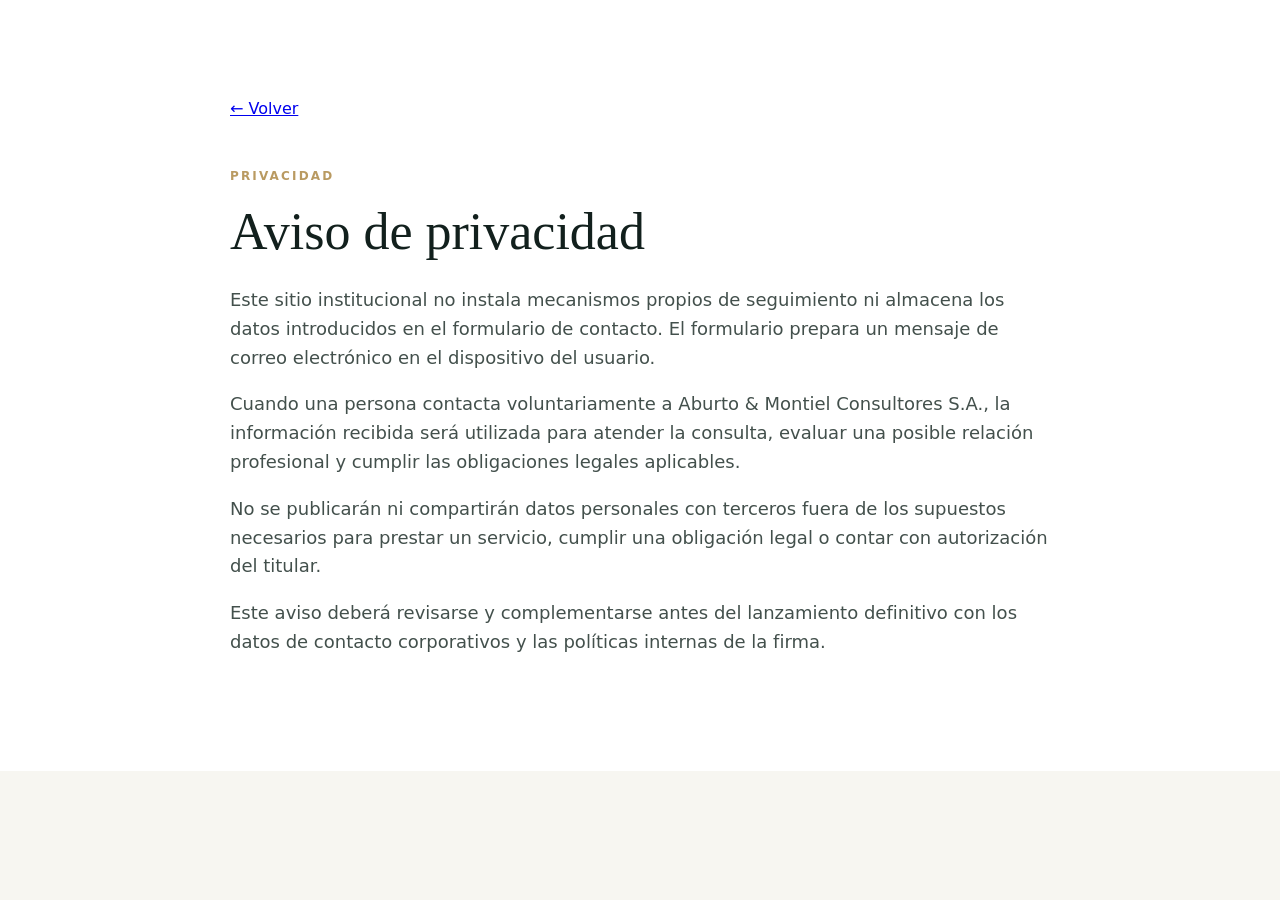
<file: privacidad.html>
<!doctype html><html lang="es"><head><meta charset="utf-8"><meta name="viewport" content="width=device-width,initial-scale=1"><title>Privacidad | Aburto & Montiel Consultores S.A.</title><link rel="stylesheet" href="assets/styles.css"><link rel="icon" href="assets/favicon.svg"></head><body><main class="section light"><div class="wrap" style="max-width:820px"><a href="index.html">← Volver</a><p class="eyebrow" style="margin-top:45px">Privacidad</p><h1 style="color:#12201d;font-size:52px">Aviso de privacidad</h1><div class="prose"><p>Este sitio institucional no instala mecanismos propios de seguimiento ni almacena los datos introducidos en el formulario de contacto. El formulario prepara un mensaje de correo electrónico en el dispositivo del usuario.</p><p>Cuando una persona contacta voluntariamente a Aburto & Montiel Consultores S.A., la información recibida será utilizada para atender la consulta, evaluar una posible relación profesional y cumplir las obligaciones legales aplicables.</p><p>No se publicarán ni compartirán datos personales con terceros fuera de los supuestos necesarios para prestar un servicio, cumplir una obligación legal o contar con autorización del titular.</p><p>Este aviso deberá revisarse y complementarse antes del lanzamiento definitivo con los datos de contacto corporativos y las políticas internas de la firma.</p></div></div></main></body></html>
</file>
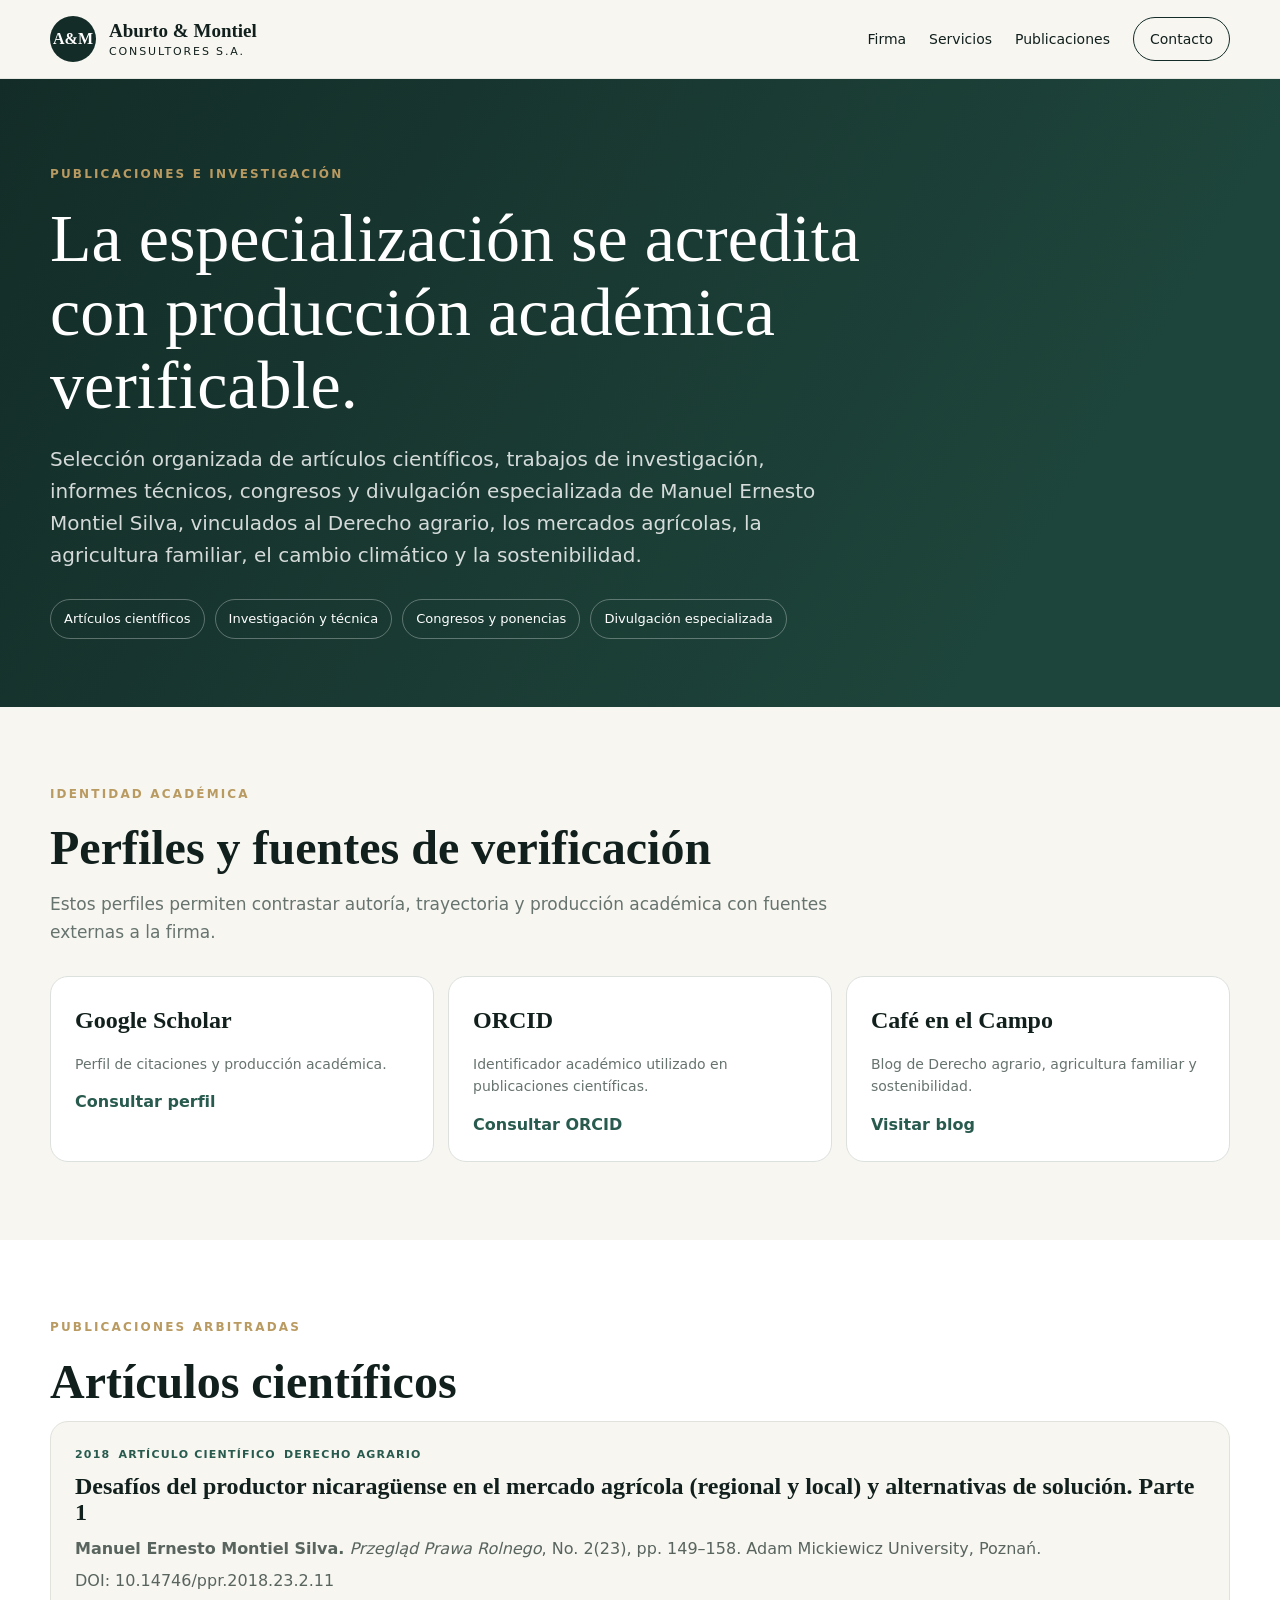
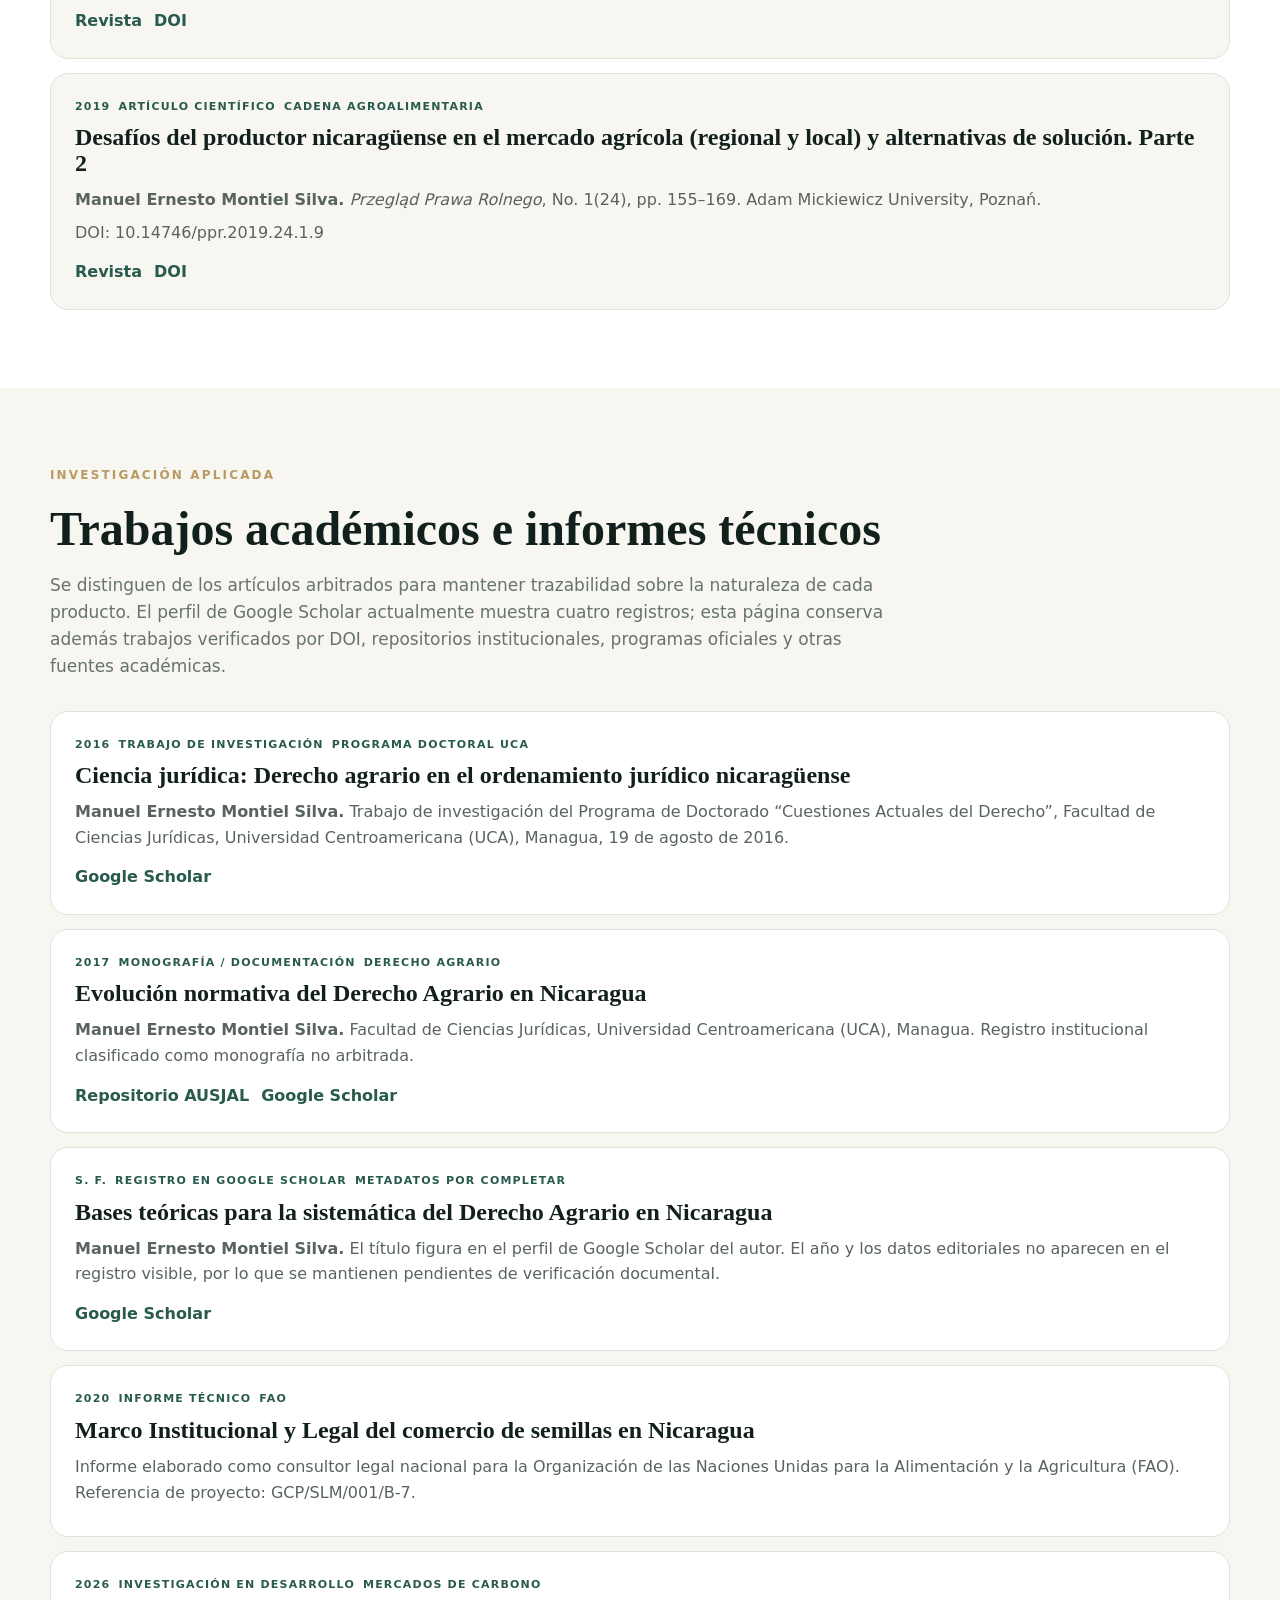
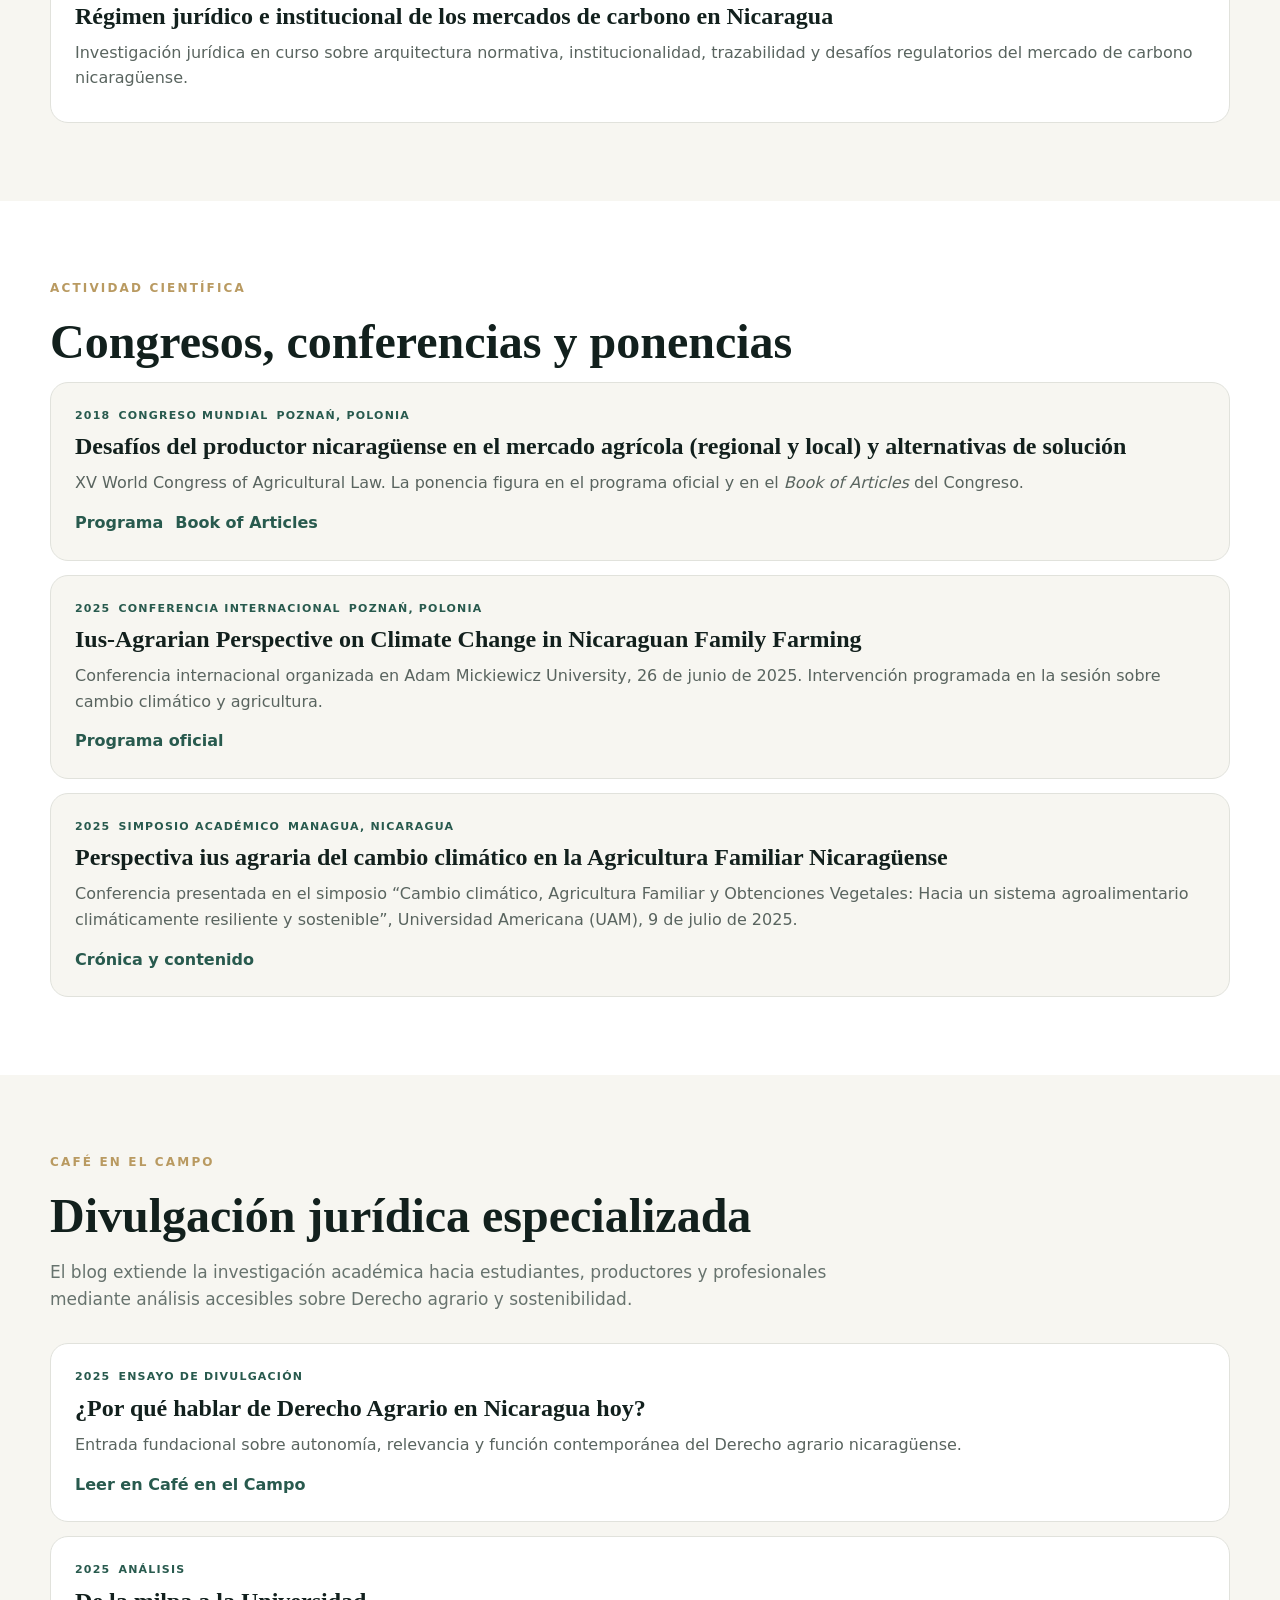
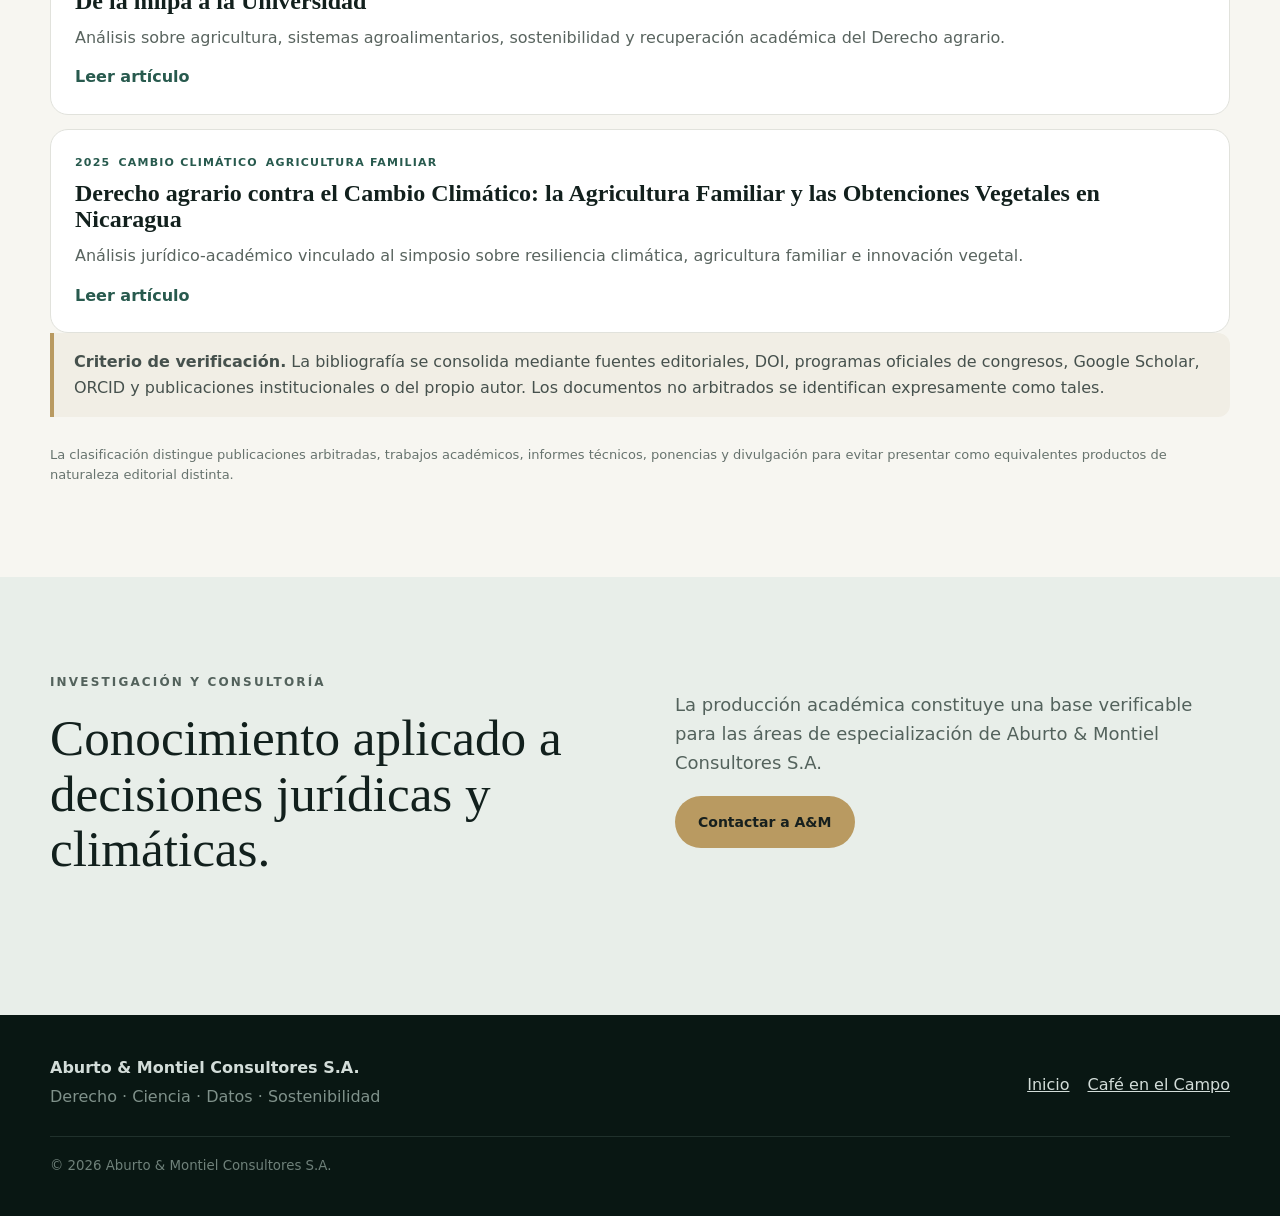
<file: publicaciones.html>
<!doctype html>
<html lang="es">
<head>
  <meta charset="utf-8" />
  <meta name="viewport" content="width=device-width, initial-scale=1" />
  <title>Publicaciones e investigación | Manuel Montiel | Aburto & Montiel Consultores</title>
  <meta name="description" content="Producción académica y técnica de Manuel Ernesto Montiel Silva sobre Derecho agrario, mercados agrícolas, cambio climático, agricultura familiar, semillas y sostenibilidad en Nicaragua." />
  <meta name="robots" content="index,follow" />
  <link rel="canonical" href="https://aburtomontiel.com/publicaciones.html" />
  <meta property="og:type" content="website" />
  <meta property="og:title" content="Publicaciones e investigación | Aburto & Montiel Consultores" />
  <meta property="og:description" content="Artículos científicos, congresos, informes técnicos y divulgación especializada de Manuel Ernesto Montiel Silva." />
  <meta property="og:url" content="https://aburtomontiel.com/publicaciones.html" />
  <meta property="og:image" content="https://aburtomontiel.com/assets/og-cover.svg" />
  <meta name="theme-color" content="#132c27" />
  <link rel="icon" href="assets/favicon.svg" type="image/svg+xml" />
  <link rel="stylesheet" href="assets/styles.css" />

  <script type="application/ld+json">
  {
    "@context":"https://schema.org",
    "@graph":[
      {
        "@type":"Person",
        "@id":"https://aburtomontiel.com/#manuel-montiel",
        "name":"Manuel Ernesto Montiel Silva",
        "url":"https://aburtomontiel.com/publicaciones.html",
        "sameAs":[
          "https://scholar.google.com/citations?user=wkK37vEAAAAJ&hl=es",
          "https://orcid.org/0000-0002-2477-9309",
          "https://iusagrarionicaragua.wordpress.com/"
        ],
        "knowsAbout":["Derecho agrario","Derecho ambiental","Cambio climático","Agricultura familiar","Mercados agrícolas","Semillas","Cadenas agroalimentarias","Mercados de carbono"]
      },
      {
        "@type":"ScholarlyArticle",
        "headline":"Desafíos del productor nicaragüense en el mercado agrícola (regional y local) y alternativas de solución. Parte 1",
        "author":{"@id":"https://aburtomontiel.com/#manuel-montiel"},
        "datePublished":"2018-12-21",
        "isPartOf":{"@type":"Periodical","name":"Przegląd Prawa Rolnego"},
        "pagination":"149-158",
        "sameAs":"https://doi.org/10.14746/ppr.2018.23.2.11"
      },
      {
        "@type":"ScholarlyArticle",
        "headline":"Desafíos del productor nicaragüense en el mercado agrícola (regional y local) y alternativas de solución. Parte 2",
        "author":{"@id":"https://aburtomontiel.com/#manuel-montiel"},
        "datePublished":"2019-07-15",
        "isPartOf":{"@type":"Periodical","name":"Przegląd Prawa Rolnego"},
        "pagination":"155-169",
        "sameAs":"https://doi.org/10.14746/ppr.2019.24.1.9"
      }
    ]
  }
  </script>
</head>
<body>
  <header class="site-header">
    <div class="wrap nav-wrap">
      <a class="brand" href="index.html" aria-label="Aburto & Montiel Consultores S.A.">
        <span class="brand-mark">A&M</span>
        <span class="brand-text"><strong>Aburto & Montiel</strong><small>Consultores S.A.</small></span>
      </a>
      <nav class="nav" aria-label="Navegación académica">
        <a href="index.html#firma">Firma</a>
        <a href="index.html#servicios">Servicios</a>
        <a href="publicaciones.html">Publicaciones</a>
        <a href="index.html#contacto" class="nav-cta">Contacto</a>
      </nav>
    </div>
  </header>

  <main>
    <section class="academic-hero">
      <div class="wrap">
        <p class="eyebrow">Publicaciones e investigación</p>
        <h1>La especialización se acredita con producción académica verificable.</h1>
        <p class="lead">Selección organizada de artículos científicos, trabajos de investigación, informes técnicos, congresos y divulgación especializada de Manuel Ernesto Montiel Silva, vinculados al Derecho agrario, los mercados agrícolas, la agricultura familiar, el cambio climático y la sostenibilidad.</p>
        <div class="academic-nav">
          <a href="#articulos">Artículos científicos</a>
          <a href="#investigacion">Investigación y técnica</a>
          <a href="#congresos">Congresos y ponencias</a>
          <a href="#divulgacion">Divulgación especializada</a>
        </div>
      </div>
    </section>

    <section class="academic-section">
      <div class="wrap">
        <p class="eyebrow">Identidad académica</p>
        <h2>Perfiles y fuentes de verificación</h2>
        <p class="section-intro">Estos perfiles permiten contrastar autoría, trayectoria y producción académica con fuentes externas a la firma.</p>
        <div class="academic-profiles">
          <div class="academic-profile"><strong>Google Scholar</strong><p>Perfil de citaciones y producción académica.</p><a href="https://scholar.google.com/citations?user=wkK37vEAAAAJ&hl=es" target="_blank" rel="noopener">Consultar perfil</a></div>
          <div class="academic-profile"><strong>ORCID</strong><p>Identificador académico utilizado en publicaciones científicas.</p><a href="https://orcid.org/0000-0002-2477-9309" target="_blank" rel="noopener">Consultar ORCID</a></div>
          <div class="academic-profile"><strong>Café en el Campo</strong><p>Blog de Derecho agrario, agricultura familiar y sostenibilidad.</p><a href="https://iusagrarionicaragua.wordpress.com/" target="_blank" rel="noopener">Visitar blog</a></div>
        </div>
      </div>
    </section>

    <section id="articulos" class="academic-section alt">
      <div class="wrap">
        <p class="eyebrow">Publicaciones arbitradas</p>
        <h2>Artículos científicos</h2>
        <div class="bibliography-list">
          <article class="bib-item">
            <div class="bib-meta"><span>2018</span><span>Artículo científico</span><span>Derecho agrario</span></div>
            <h3>Desafíos del productor nicaragüense en el mercado agrícola (regional y local) y alternativas de solución. Parte 1</h3>
            <p><strong>Manuel Ernesto Montiel Silva.</strong> <em>Przegląd Prawa Rolnego</em>, No. 2(23), pp. 149–158. Adam Mickiewicz University, Poznań.</p>
            <p>DOI: 10.14746/ppr.2018.23.2.11</p>
            <div class="bib-links"><a href="https://pressto.amu.edu.pl/index.php/ppr/article/view/26463" target="_blank" rel="noopener">Revista</a><a href="https://doi.org/10.14746/ppr.2018.23.2.11" target="_blank" rel="noopener">DOI</a></div>
          </article>
          <article class="bib-item">
            <div class="bib-meta"><span>2019</span><span>Artículo científico</span><span>Cadena agroalimentaria</span></div>
            <h3>Desafíos del productor nicaragüense en el mercado agrícola (regional y local) y alternativas de solución. Parte 2</h3>
            <p><strong>Manuel Ernesto Montiel Silva.</strong> <em>Przegląd Prawa Rolnego</em>, No. 1(24), pp. 155–169. Adam Mickiewicz University, Poznań.</p>
            <p>DOI: 10.14746/ppr.2019.24.1.9</p>
            <div class="bib-links"><a href="https://pressto.amu.edu.pl/index.php/ppr/article/view/23493" target="_blank" rel="noopener">Revista</a><a href="https://doi.org/10.14746/ppr.2019.24.1.9" target="_blank" rel="noopener">DOI</a></div>
          </article>
        </div>
      </div>
    </section>

    <section id="investigacion" class="academic-section">
      <div class="wrap">
        <p class="eyebrow">Investigación aplicada</p>
        <h2>Trabajos académicos e informes técnicos</h2>
        <p class="section-intro">Se distinguen de los artículos arbitrados para mantener trazabilidad sobre la naturaleza de cada producto. El perfil de Google Scholar actualmente muestra cuatro registros; esta página conserva además trabajos verificados por DOI, repositorios institucionales, programas oficiales y otras fuentes académicas.</p>
        <div class="bibliography-list">
          <article class="bib-item">
            <div class="bib-meta"><span>2016</span><span>Trabajo de investigación</span><span>Programa doctoral UCA</span></div>
            <h3>Ciencia jurídica: Derecho agrario en el ordenamiento jurídico nicaragüense</h3>
            <p><strong>Manuel Ernesto Montiel Silva.</strong> Trabajo de investigación del Programa de Doctorado “Cuestiones Actuales del Derecho”, Facultad de Ciencias Jurídicas, Universidad Centroamericana (UCA), Managua, 19 de agosto de 2016.</p>
            <div class="bib-links"><a href="https://scholar.google.com/citations?user=wkK37vEAAAAJ&hl=es" target="_blank" rel="noopener">Google Scholar</a></div>
          </article>
          <article class="bib-item">
            <div class="bib-meta"><span>2017</span><span>Monografía / documentación</span><span>Derecho agrario</span></div>
            <h3>Evolución normativa del Derecho Agrario en Nicaragua</h3>
            <p><strong>Manuel Ernesto Montiel Silva.</strong> Facultad de Ciencias Jurídicas, Universidad Centroamericana (UCA), Managua. Registro institucional clasificado como monografía no arbitrada.</p>
            <div class="bib-links"><a href="https://repositorio.ausjal.org/handle/20.500.12032/79285" target="_blank" rel="noopener">Repositorio AUSJAL</a><a href="https://scholar.google.com/citations?user=wkK37vEAAAAJ&hl=es" target="_blank" rel="noopener">Google Scholar</a></div>
          </article>
          <article class="bib-item">
            <div class="bib-meta"><span>s. f.</span><span>Registro en Google Scholar</span><span>Metadatos por completar</span></div>
            <h3>Bases teóricas para la sistemática del Derecho Agrario en Nicaragua</h3>
            <p><strong>Manuel Ernesto Montiel Silva.</strong> El título figura en el perfil de Google Scholar del autor. El año y los datos editoriales no aparecen en el registro visible, por lo que se mantienen pendientes de verificación documental.</p>
            <div class="bib-links"><a href="https://scholar.google.com/citations?user=wkK37vEAAAAJ&hl=es" target="_blank" rel="noopener">Google Scholar</a></div>
          </article>
          <article class="bib-item">
            <div class="bib-meta"><span>2020</span><span>Informe técnico</span><span>FAO</span></div>
            <h3>Marco Institucional y Legal del comercio de semillas en Nicaragua</h3>
            <p>Informe elaborado como consultor legal nacional para la Organización de las Naciones Unidas para la Alimentación y la Agricultura (FAO). Referencia de proyecto: GCP/SLM/001/B-7.</p>
          </article>
          <article class="bib-item">
            <div class="bib-meta"><span>2026</span><span>Investigación en desarrollo</span><span>Mercados de carbono</span></div>
            <h3>Régimen jurídico e institucional de los mercados de carbono en Nicaragua</h3>
            <p>Investigación jurídica en curso sobre arquitectura normativa, institucionalidad, trazabilidad y desafíos regulatorios del mercado de carbono nicaragüense.</p>
          </article>
        </div>
      </div>
    </section>

    <section id="congresos" class="academic-section alt">
      <div class="wrap">
        <p class="eyebrow">Actividad científica</p>
        <h2>Congresos, conferencias y ponencias</h2>
        <div class="bibliography-list">
          <article class="bib-item">
            <div class="bib-meta"><span>2018</span><span>Congreso mundial</span><span>Poznań, Polonia</span></div>
            <h3>Desafíos del productor nicaragüense en el mercado agrícola (regional y local) y alternativas de solución</h3>
            <p>XV World Congress of Agricultural Law. La ponencia figura en el programa oficial y en el <em>Book of Articles</em> del Congreso.</p>
            <div class="bib-links"><a href="https://wcal2018.syskonf.pl/conf-data/WCAL2018/files/B5%20UMAU%20PROGRAM.pdf" target="_blank" rel="noopener">Programa</a><a href="https://wcal2018.syskonf.pl/conf-data/WCAL2018/files/15UMAU%20-%20Book%20of%20Articles.pdf" target="_blank" rel="noopener">Book of Articles</a></div>
          </article>
          <article class="bib-item">
            <div class="bib-meta"><span>2025</span><span>Conferencia internacional</span><span>Poznań, Polonia</span></div>
            <h3>Ius-Agrarian Perspective on Climate Change in Nicaraguan Family Farming</h3>
            <p>Conferencia internacional organizada en Adam Mickiewicz University, 26 de junio de 2025. Intervención programada en la sesión sobre cambio climático y agricultura.</p>
            <div class="bib-links"><a href="https://prawo.amu.edu.pl/wp-content/uploads/2025/06/Program_Konferencja_26a_06_2025.pdf" target="_blank" rel="noopener">Programa oficial</a></div>
          </article>
          <article class="bib-item">
            <div class="bib-meta"><span>2025</span><span>Simposio académico</span><span>Managua, Nicaragua</span></div>
            <h3>Perspectiva ius agraria del cambio climático en la Agricultura Familiar Nicaragüense</h3>
            <p>Conferencia presentada en el simposio “Cambio climático, Agricultura Familiar y Obtenciones Vegetales: Hacia un sistema agroalimentario climáticamente resiliente y sostenible”, Universidad Americana (UAM), 9 de julio de 2025.</p>
            <div class="bib-links"><a href="https://iusagrarionicaragua.wordpress.com/2025/07/22/derecho-agrario-contra-el-cambio-climatico-la-agricultura-familiar-y-las-obtenciones-vegetales-en-nicaragua/" target="_blank" rel="noopener">Crónica y contenido</a></div>
          </article>
        </div>
      </div>
    </section>

    <section id="divulgacion" class="academic-section">
      <div class="wrap">
        <p class="eyebrow">Café en el Campo</p>
        <h2>Divulgación jurídica especializada</h2>
        <p class="section-intro">El blog extiende la investigación académica hacia estudiantes, productores y profesionales mediante análisis accesibles sobre Derecho agrario y sostenibilidad.</p>
        <div class="bibliography-list">
          <article class="bib-item">
            <div class="bib-meta"><span>2025</span><span>Ensayo de divulgación</span></div>
            <h3>¿Por qué hablar de Derecho Agrario en Nicaragua hoy?</h3>
            <p>Entrada fundacional sobre autonomía, relevancia y función contemporánea del Derecho agrario nicaragüense.</p>
            <div class="bib-links"><a href="https://iusagrarionicaragua.wordpress.com/2025/04/29/editorial/" target="_blank" rel="noopener">Leer en Café en el Campo</a></div>
          </article>
          <article class="bib-item">
            <div class="bib-meta"><span>2025</span><span>Análisis</span></div>
            <h3>De la milpa a la Universidad</h3>
            <p>Análisis sobre agricultura, sistemas agroalimentarios, sostenibilidad y recuperación académica del Derecho agrario.</p>
            <div class="bib-links"><a href="https://iusagrarionicaragua.wordpress.com/2025/05/10/de-la-milpa-a-la-universidad/" target="_blank" rel="noopener">Leer artículo</a></div>
          </article>
          <article class="bib-item">
            <div class="bib-meta"><span>2025</span><span>Cambio climático</span><span>Agricultura familiar</span></div>
            <h3>Derecho agrario contra el Cambio Climático: la Agricultura Familiar y las Obtenciones Vegetales en Nicaragua</h3>
            <p>Análisis jurídico-académico vinculado al simposio sobre resiliencia climática, agricultura familiar e innovación vegetal.</p>
            <div class="bib-links"><a href="https://iusagrarionicaragua.wordpress.com/2025/07/22/derecho-agrario-contra-el-cambio-climatico-la-agricultura-familiar-y-las-obtenciones-vegetales-en-nicaragua/" target="_blank" rel="noopener">Leer artículo</a></div>
          </article>
        </div>
        <div class="research-note"><strong>Criterio de verificación.</strong> La bibliografía se consolida mediante fuentes editoriales, DOI, programas oficiales de congresos, Google Scholar, ORCID y publicaciones institucionales o del propio autor. Los documentos no arbitrados se identifican expresamente como tales.</div>
        <p class="academic-footer-note">La clasificación distingue publicaciones arbitradas, trabajos académicos, informes técnicos, ponencias y divulgación para evitar presentar como equivalentes productos de naturaleza editorial distinta.</p>
      </div>
    </section>

    <section class="section contact">
      <div class="wrap two-col">
        <div>
          <p class="eyebrow">Investigación y consultoría</p>
          <h2>Conocimiento aplicado a decisiones jurídicas y climáticas.</h2>
        </div>
        <div class="prose">
          <p>La producción académica constituye una base verificable para las áreas de especialización de Aburto & Montiel Consultores S.A.</p>
          <a class="btn primary" href="index.html#contacto">Contactar a A&M</a>
        </div>
      </div>
    </section>
  </main>

  <footer class="footer">
    <div class="wrap footer-grid">
      <div><strong>Aburto & Montiel Consultores S.A.</strong><p>Derecho · Ciencia · Datos · Sostenibilidad</p></div>
      <div><a href="index.html">Inicio</a><a href="https://iusagrarionicaragua.wordpress.com/" target="_blank" rel="noopener">Café en el Campo</a></div>
      <small>© 2026 Aburto & Montiel Consultores S.A.</small>
    </div>
  </footer>
</body>
</html>
</file>
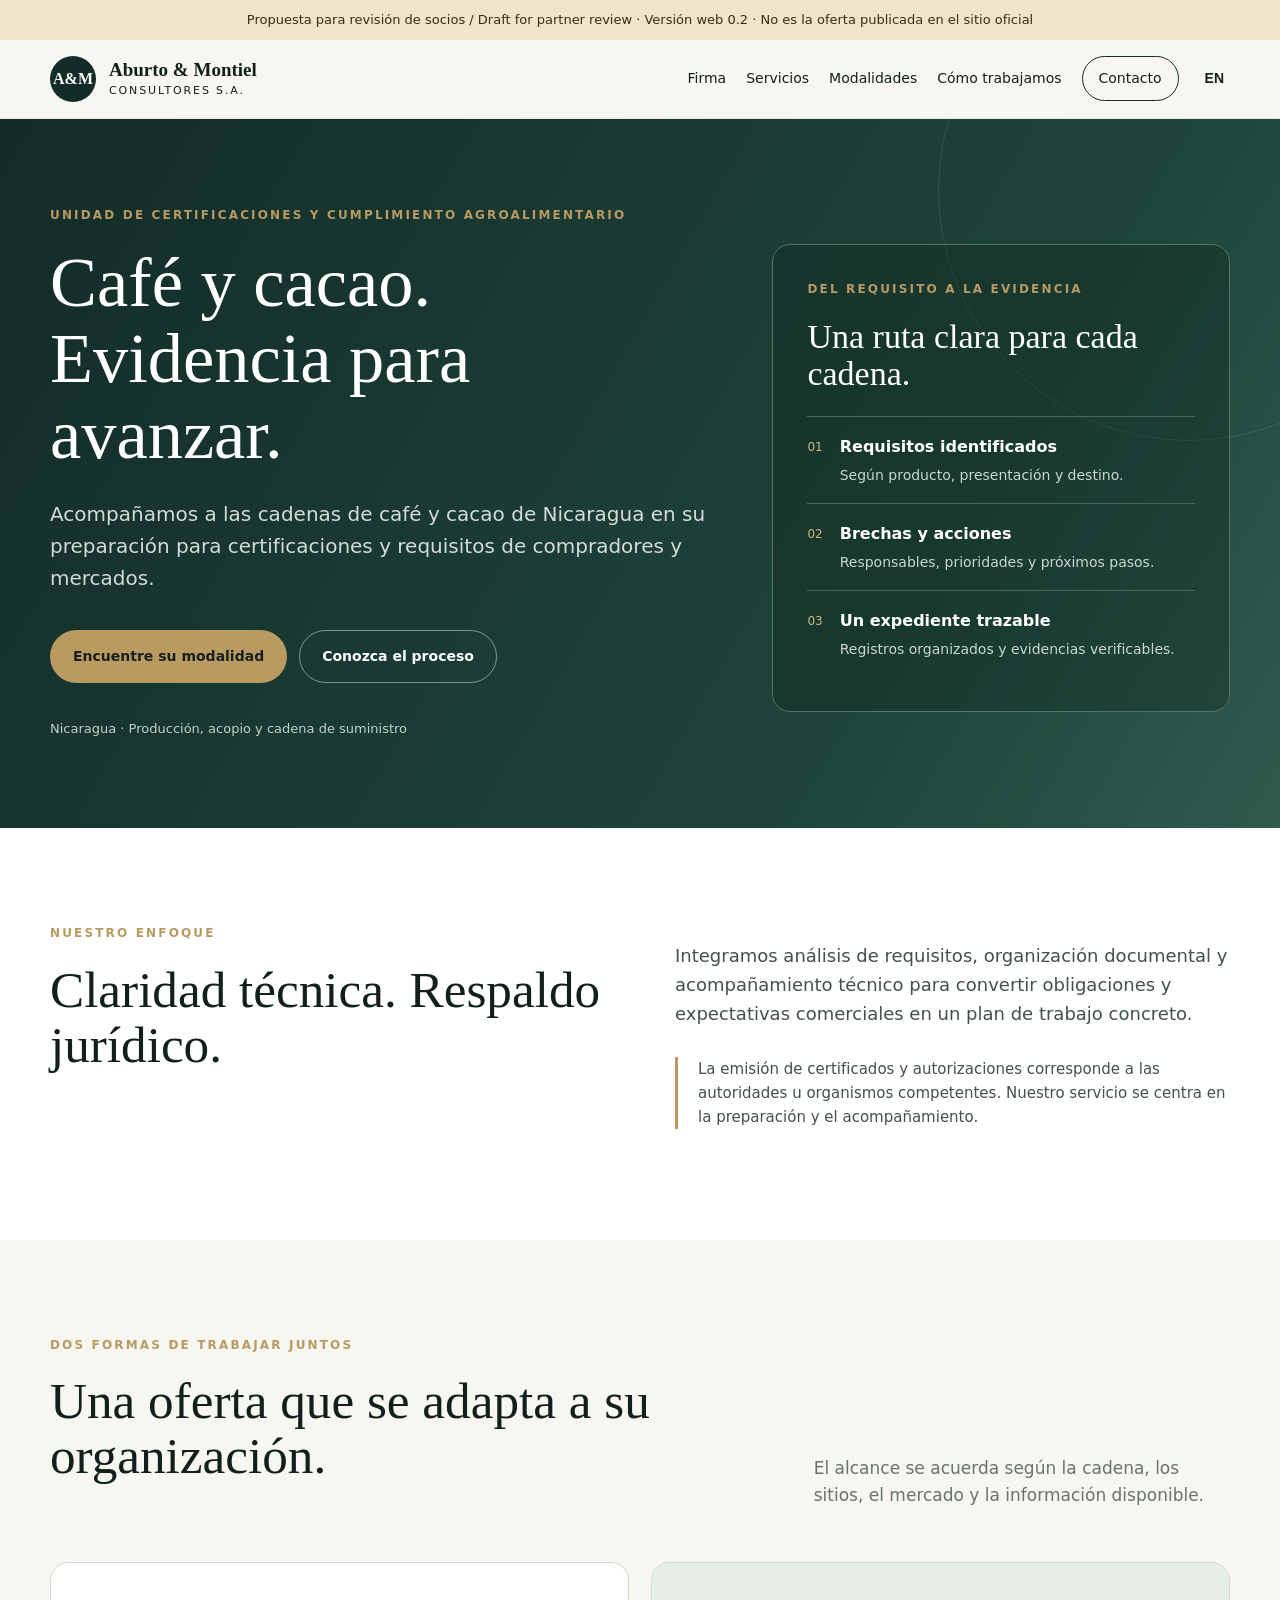
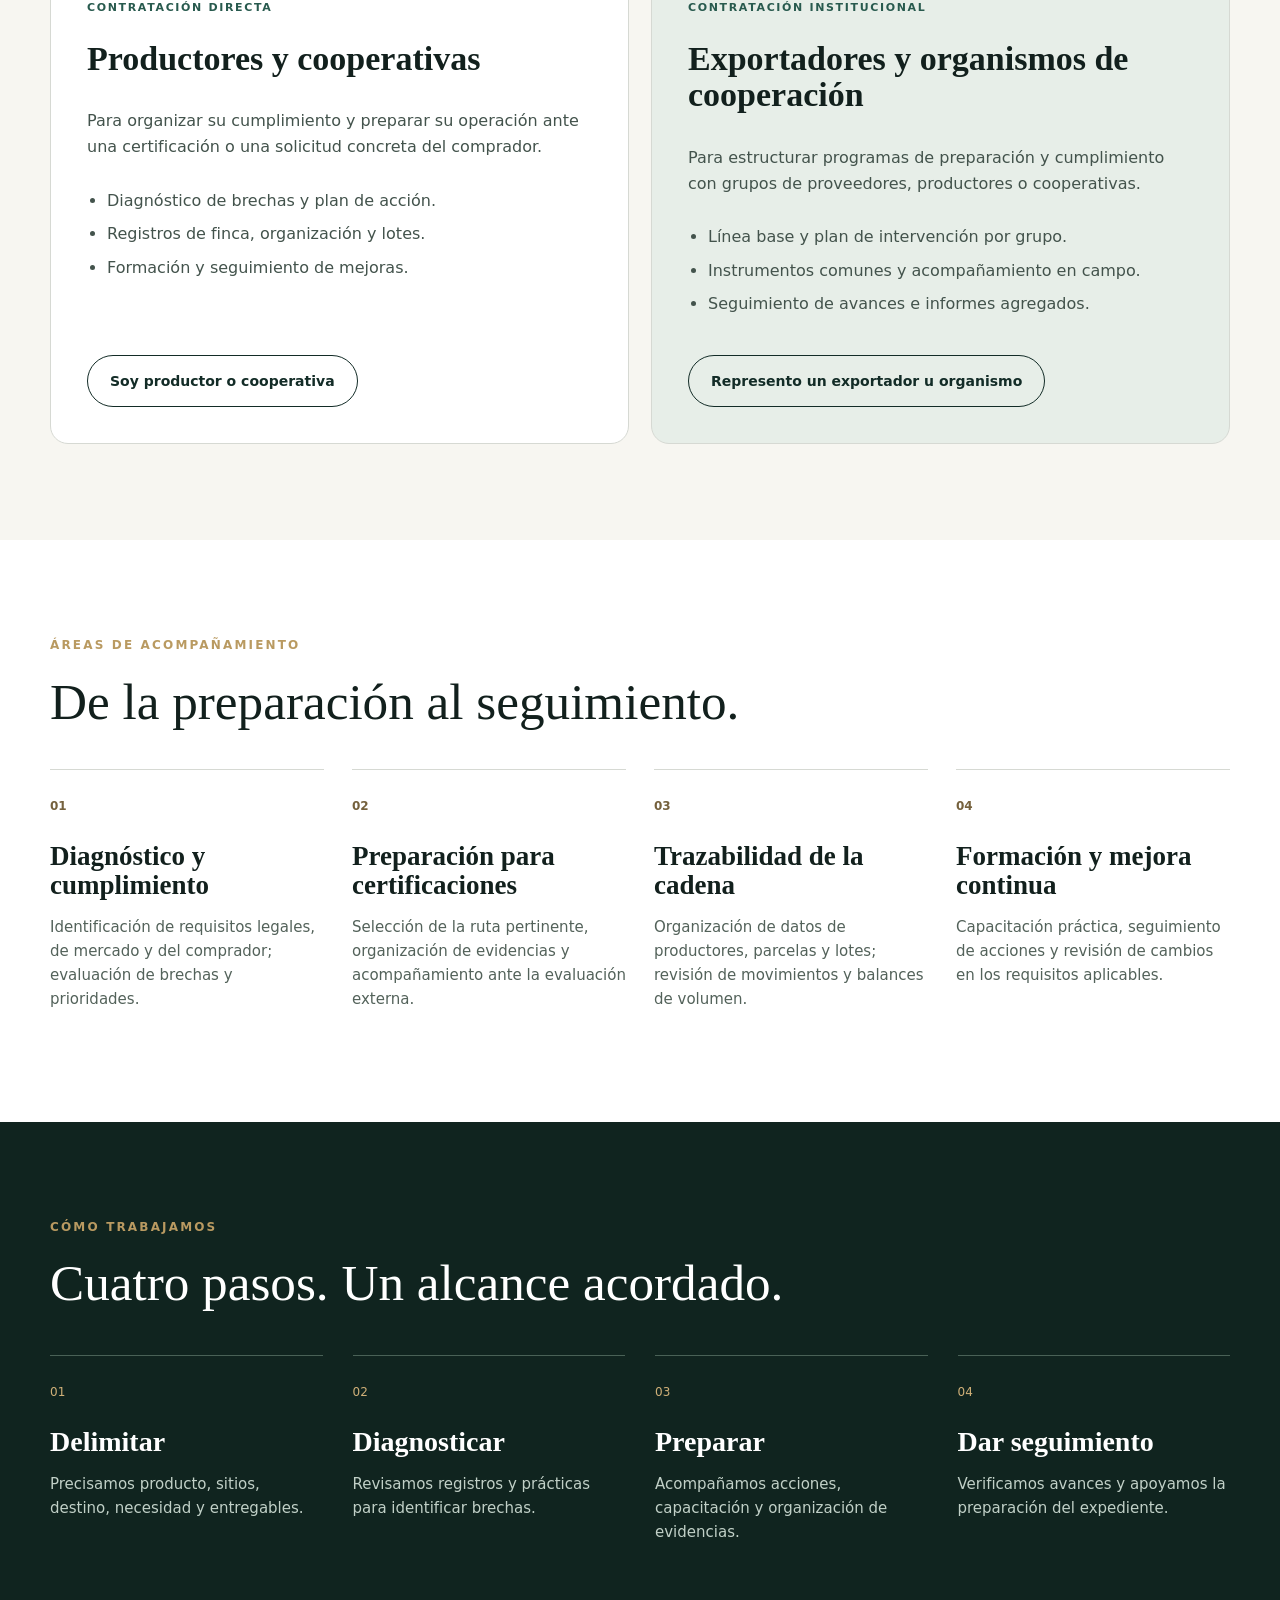
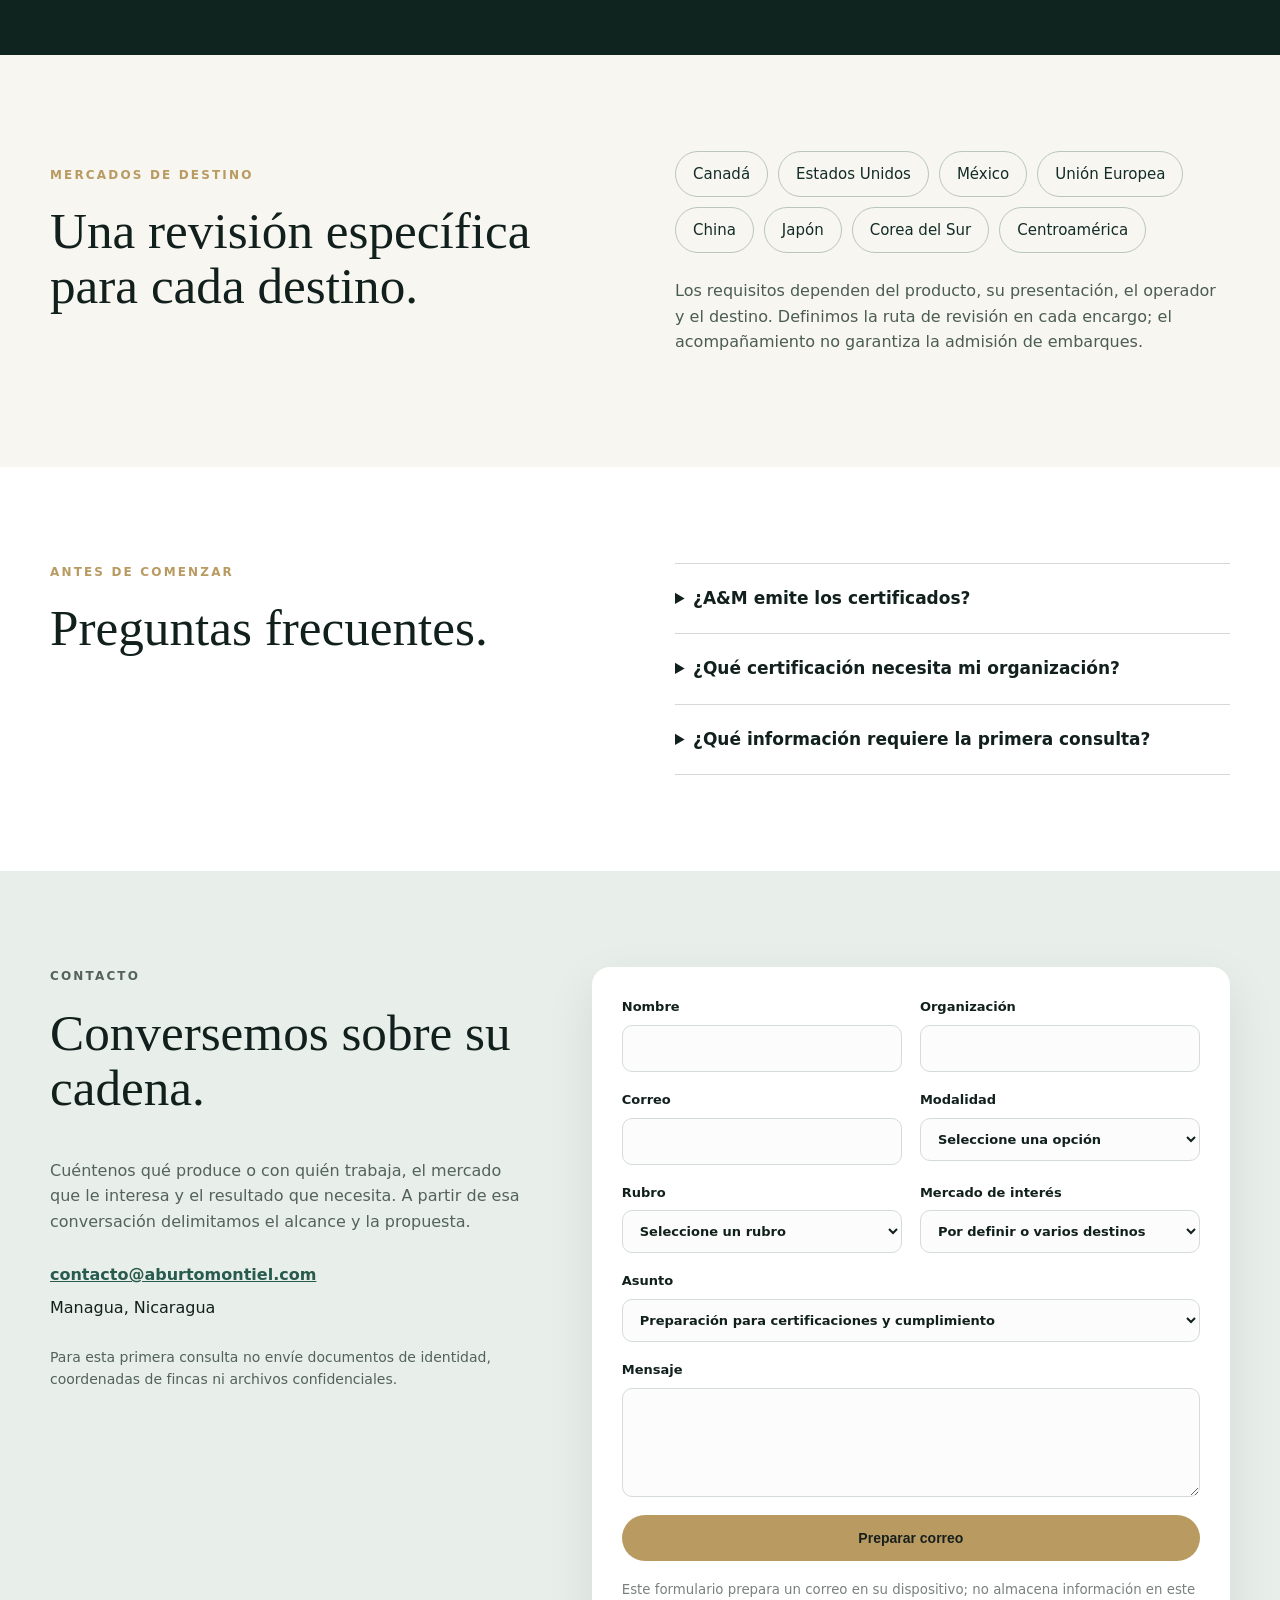
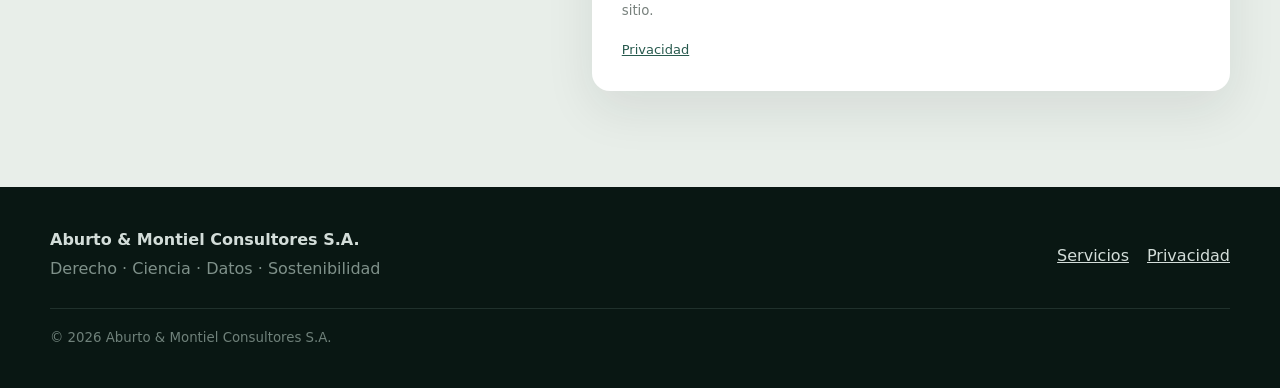
<file: preview/agroalimentario.html>
<!doctype html>
<html lang="es"><head><meta charset="utf-8"><meta name="viewport" content="width=device-width,initial-scale=1">
<title>Café y cacao: certificaciones y cumplimiento | Aburto & Montiel</title>
<meta name="description" content="Preparación para certificaciones, trazabilidad y cumplimiento agroalimentario en cadenas de café y cacao de Nicaragua. Atención a productores, cooperativas, exportadores y cooperación.">
<meta name="robots" content="noindex,nofollow"><meta name="theme-color" content="#132c27">
<style>:root{--ink:#12201d;--deep:#132c27;--green:#285a4e;--mint:#dfeae5;--paper:#f7f6f1;--white:#fff;--gold:#b99a61;--line:#d6d9d3;--muted:#67736e;--max:1180px;--radius:18px;--shadow:0 18px 50px rgba(18,32,29,.09)}*{box-sizing:border-box}html{scroll-behavior:smooth}body{margin:0;font-family:Inter,ui-sans-serif,system-ui,-apple-system,BlinkMacSystemFont,"Segoe UI",sans-serif;color:var(--ink);background:var(--paper);line-height:1.6}.wrap{width:min(calc(100% - 40px),var(--max));margin:auto}.skip{position:absolute;left:-9999px}.skip:focus{left:20px;top:20px;z-index:999;background:#fff;padding:10px}.site-header{position:sticky;top:0;z-index:20;background:rgba(247,246,241,.93);backdrop-filter:blur(12px);border-bottom:1px solid rgba(18,32,29,.08)}.nav-wrap{min-height:78px;display:flex;align-items:center;justify-content:space-between}.brand{display:flex;align-items:center;gap:13px;text-decoration:none;color:inherit}.brand-mark{width:46px;height:46px;border-radius:50%;background:var(--deep);color:white;display:grid;place-items:center;font-family:Georgia,serif;font-weight:700}.brand-text{display:flex;flex-direction:column;line-height:1.05}.brand-text strong{font-family:Georgia,serif;font-size:19px}.brand-text small{font-size:11px;letter-spacing:.17em;text-transform:uppercase;margin-top:5px}.nav{display:flex;align-items:center;gap:23px}.nav a,.lang{color:inherit;text-decoration:none;font-size:14px}.nav a:hover{color:var(--green)}.nav-cta{padding:10px 16px;border:1px solid var(--deep);border-radius:999px}.lang{border:0;background:transparent;font-weight:700;cursor:pointer}.menu-btn{display:none}.hero{background:linear-gradient(120deg,var(--deep) 0%,#1e453b 72%,#2f5b4f 100%);color:white;padding:110px 0 88px;position:relative;overflow:hidden}.hero:after{content:"";position:absolute;width:500px;height:500px;border:1px solid rgba(255,255,255,.10);border-radius:50%;right:-160px;top:-180px}.hero-grid{display:grid;grid-template-columns:1.25fr .75fr;gap:70px;align-items:end}.eyebrow{text-transform:uppercase;letter-spacing:.18em;font-size:12px;font-weight:700;margin:0 0 18px;color:var(--gold)}h1,h2,h3{font-family:Georgia,"Times New Roman",serif;line-height:1.08;margin-top:0}h1{font-size:clamp(48px,6.1vw,82px);max-width:850px;margin-bottom:26px;font-weight:500}.lead{font-size:20px;max-width:720px;color:rgba(255,255,255,.82)}.actions{display:flex;gap:12px;margin:36px 0}.btn{display:inline-flex;align-items:center;justify-content:center;padding:14px 22px;border-radius:999px;border:1px solid transparent;text-decoration:none;font-weight:700;font-size:14px;cursor:pointer}.primary{background:var(--gold);color:#17201e}.ghost{border-color:rgba(255,255,255,.45);color:white}.hero-notes{display:flex;gap:26px;font-size:12px;text-transform:uppercase;letter-spacing:.12em;color:rgba(255,255,255,.62)}.hero-panel{border-left:1px solid rgba(255,255,255,.18);padding:20px 0 8px 30px}.hero-panel>p{font-size:12px;text-transform:uppercase;letter-spacing:.15em;color:#c9d8d3}.hero-panel h2{font-size:32px;font-weight:500}.hero-panel ul{padding-left:18px;color:#d7e2de}.hero-panel li{margin:10px 0}.section{padding:96px 0;background:var(--paper)}.light{background:white}.dark{background:#10241f;color:white}.two-col{display:grid;grid-template-columns:1fr 1fr;gap:70px}.section h2{font-size:clamp(36px,4vw,55px);font-weight:500}.prose{font-size:18px;color:#43504c}.principles{display:flex;flex-wrap:wrap;gap:9px;margin-top:28px}.principles span{border:1px solid var(--line);border-radius:999px;padding:8px 13px;font-size:13px;color:var(--ink)}.section-head{display:grid;grid-template-columns:1.25fr .75fr;gap:70px;align-items:end;margin-bottom:36px}.section-head p{color:var(--muted);font-size:17px}.cards{display:grid;grid-template-columns:repeat(4,1fr);gap:14px}.card{background:white;border:1px solid #e1e2dc;border-radius:var(--radius);padding:26px;min-height:270px;transition:.2s}.card:hover{transform:translateY(-3px);box-shadow:var(--shadow)}.card span{font-size:12px;color:var(--gold);font-weight:800}.card h3{font-size:24px;margin:35px 0 14px}.card p{color:#5a6662;font-size:14px}.sector-grid{display:grid;grid-template-columns:repeat(4,1fr);gap:1px;background:rgba(255,255,255,.12);margin-top:40px}.sector-grid>div{background:#10241f;padding:30px}.sector-grid strong{font-family:Georgia,serif;font-size:24px;font-weight:500}.sector-grid p{color:#adbbb6;font-size:14px}.knowledge-grid{display:grid;grid-template-columns:1.1fr .9fr;gap:70px;align-items:center}.knowledge-grid>div>p:not(.eyebrow){font-size:18px;color:var(--muted)}.insight-box{background:var(--mint);padding:38px;border-radius:var(--radius)}.insight-box span{font-size:12px;text-transform:uppercase;letter-spacing:.15em;color:var(--green);font-weight:800}.insight-box h3{font-size:31px;margin:12px 0}.contact{background:#e8eee9}.contact-grid{display:grid;grid-template-columns:.85fr 1.15fr;gap:70px}.contact p{color:#53625c}.contact-links{display:flex;flex-direction:column;gap:7px;margin-top:28px}.contact-links a{color:var(--green);font-weight:700}.contact-form{background:white;border-radius:var(--radius);padding:30px;display:grid;grid-template-columns:1fr 1fr;gap:18px;box-shadow:var(--shadow)}label{display:flex;flex-direction:column;gap:7px;font-size:13px;font-weight:700}input,select,textarea{width:100%;font:inherit;padding:12px 13px;border:1px solid #d5dcd8;border-radius:10px;background:#fbfcfb;color:var(--ink)}textarea{resize:vertical}.full{grid-column:1/-1}.contact-form small{color:#78817d}.footer{background:#091713;color:#d3ddd9;padding:40px 0}.footer-grid{display:grid;grid-template-columns:1fr auto;gap:22px;align-items:center}.footer p{margin:4px 0;color:#7f918a}.footer a{color:#d3ddd9;margin-left:18px}.footer small{grid-column:1/-1;color:#6f817a;border-top:1px solid #20312c;padding-top:18px}@media(max-width:900px){.menu-btn{display:block;background:transparent;border:1px solid #aab2ae;border-radius:999px;padding:9px 14px}.nav{display:none;position:absolute;left:0;right:0;top:78px;background:var(--paper);padding:22px 20px;border-bottom:1px solid var(--line);flex-direction:column;align-items:flex-start}.nav.open{display:flex}.hero-grid,.two-col,.section-head,.knowledge-grid,.contact-grid{grid-template-columns:1fr}.hero-panel{border-left:0;border-top:1px solid rgba(255,255,255,.18);padding:30px 0 0}.cards{grid-template-columns:repeat(2,1fr)}.sector-grid{grid-template-columns:repeat(2,1fr)}}@media(max-width:600px){.wrap{width:min(calc(100% - 28px),var(--max))}.brand-text strong{font-size:16px}.hero{padding:76px 0 62px}h1{font-size:45px}.lead{font-size:18px}.actions{flex-direction:column;align-items:stretch}.hero-notes{flex-wrap:wrap;gap:12px}.section{padding:70px 0}.cards,.sector-grid,.contact-form{grid-template-columns:1fr}.contact-form{padding:22px}.footer-grid{grid-template-columns:1fr}.footer a{margin:0 18px 0 0}}.profile-section{background:#f3f1ea}.profile-grid{display:grid;grid-template-columns:320px 1fr;gap:48px;align-items:center}.profile-visual{background:linear-gradient(180deg,#17352f 0%,#23483f 100%);color:#fff;border-radius:22px;min-height:320px;display:flex;flex-direction:column;justify-content:center;align-items:center;box-shadow:0 12px 30px rgba(0,0,0,.08);position:relative;overflow:hidden}.profile-visual::before{content:"";position:absolute;inset:18px;border:1px solid rgba(201,168,91,.45);border-radius:18px}.profile-monogram{position:relative;width:160px;height:120px;display:flex;align-items:center;justify-content:center;margin-bottom:18px}.mono-main{font-size:92px;line-height:1;font-family:Georgia,"Times New Roman",serif;color:#fff}.profile-label{margin:0;font-size:14px;letter-spacing:.08em;text-transform:uppercase;color:#d8d5c8;z-index:1}.profile-copy h2{margin-bottom:14px}.profile-name{margin:0 0 18px;font-size:28px;color:#17352f}.profile-copy p{margin:0 0 14px;color:#43504c}.profile-copy .eyebrow{color:var(--gold)}@media(max-width:900px){.profile-grid{grid-template-columns:1fr}.profile-visual{min-height:240px}}
.profile-links{display:flex;flex-wrap:wrap;gap:10px;margin-top:24px}.profile-links a{display:inline-flex;align-items:center;padding:9px 14px;border:1px solid var(--line);border-radius:999px;color:var(--green);text-decoration:none;font-size:13px;font-weight:800}.profile-links a:hover{background:#fff}.publications-head{margin-bottom:32px}.publication-grid{display:grid;grid-template-columns:repeat(2,1fr);gap:16px}.publication-card{border:1px solid #e1e2dc;border-radius:var(--radius);padding:28px;background:#fbfbf8;display:flex;flex-direction:column;min-height:300px}.publication-year{font-size:12px;font-weight:800;color:var(--gold)}.publication-type{margin:7px 0 20px;text-transform:uppercase;letter-spacing:.12em;font-size:11px;font-weight:800;color:var(--green)}.publication-card h3{font-size:25px;margin-bottom:16px}.publication-card>p:not(.publication-type){color:var(--muted);font-size:14px}.publication-card a{margin-top:auto;color:var(--green);font-weight:800;text-decoration:none}.publication-card a:hover{text-decoration:underline}.knowledge-bridge{margin-top:18px;background:var(--deep);color:#fff;border-radius:var(--radius);padding:30px 34px;display:flex;gap:30px;align-items:center;justify-content:space-between}.knowledge-bridge span{font-size:11px;text-transform:uppercase;letter-spacing:.15em;color:#c9d8d3;font-weight:800}.knowledge-bridge h3{font-size:31px;margin:8px 0}.knowledge-bridge p{margin:0;max-width:720px;color:#d7e2de}.knowledge-btn{background:var(--gold);color:#17201e;white-space:nowrap}@media(max-width:900px){.publication-grid{grid-template-columns:1fr}.knowledge-bridge{align-items:flex-start;flex-direction:column}}.academic-cta-row{display:flex;flex-wrap:wrap;gap:10px;margin:22px 0 6px}.academic-outline{border-color:var(--deep);color:var(--deep);background:transparent}.academic-outline:hover{background:var(--deep);color:#fff}.academic-hero{background:linear-gradient(120deg,var(--deep) 0%,#1e453b 80%);color:#fff;padding:86px 0 68px}.academic-hero h1{font-size:clamp(42px,5.4vw,68px);margin-bottom:20px}.academic-hero .lead{max-width:800px}.academic-nav{display:flex;flex-wrap:wrap;gap:10px;margin-top:28px}.academic-nav a{display:inline-flex;padding:9px 13px;border:1px solid rgba(255,255,255,.3);border-radius:999px;color:#fff;text-decoration:none;font-size:13px}.academic-section{padding:78px 0}.academic-section.alt{background:#fff}.academic-section h2{font-size:clamp(32px,4vw,48px);margin-bottom:14px}.academic-section .section-intro{max-width:840px;color:var(--muted);font-size:17px;margin-bottom:30px}.bibliography-list{display:grid;gap:14px}.bib-item{background:#fff;border:1px solid #e1e2dc;border-radius:var(--radius);padding:24px}.alt .bib-item{background:var(--paper)}.bib-meta{display:flex;flex-wrap:wrap;gap:8px;margin-bottom:10px}.bib-meta span{font-size:11px;text-transform:uppercase;letter-spacing:.11em;font-weight:800;color:var(--green)}.bib-item h3{font-size:24px;margin-bottom:10px}.bib-item p{margin:7px 0;color:#59645f}.bib-links{display:flex;flex-wrap:wrap;gap:12px;margin-top:14px}.bib-links a{color:var(--green);font-weight:800;text-decoration:none}.bib-links a:hover{text-decoration:underline}.academic-profiles{display:grid;grid-template-columns:repeat(3,1fr);gap:14px;margin-top:30px}.academic-profile{border:1px solid #dce1de;border-radius:var(--radius);padding:24px;background:#fff}.academic-profile strong{font-family:Georgia,serif;font-size:24px}.academic-profile p{color:var(--muted);font-size:14px}.academic-profile a{color:var(--green);font-weight:800;text-decoration:none}.research-note{border-left:4px solid var(--gold);padding:16px 20px;background:#f1eee5;border-radius:0 12px 12px 0;color:#46514d}.academic-footer-note{font-size:13px;color:var(--muted);margin-top:28px}@media(max-width:900px){.academic-profiles{grid-template-columns:1fr}}.leadership-intro{max-width:900px;margin-bottom:42px}.leadership-intro h2{margin-bottom:16px}.leadership-intro>p:not(.eyebrow){font-size:18px;color:var(--muted);max-width:820px}.leadership-list{display:grid;gap:42px}.leadership-profile{padding-bottom:42px;border-bottom:1px solid var(--line)}.leadership-profile:last-child{padding-bottom:0;border-bottom:0}.leadership-profile .profile-label{max-width:230px;text-align:center;line-height:1.45}.leadership-profile .profile-name{font-size:34px;margin-bottom:18px}@media(max-width:900px){.leadership-list{gap:34px}.leadership-profile{padding-bottom:34px}}
/* Agri-food service page. Shared brand tokens live in styles.css. */
.agro-hero{padding:86px 0 76px}.agro-hero .hero-grid{grid-template-columns:1.18fr .82fr;gap:64px;align-items:center}.agro-hero h1{font-size:clamp(46px,5.5vw,72px);max-width:760px}.agro-hero .eyebrow{max-width:620px;line-height:1.8}.agro-origin{font-size:13px;color:#c2d2cb}.agro-evidence{position:relative;z-index:1;padding:34px;border:1px solid #567366;border-radius:18px;background:rgba(10,31,25,.32)}.agro-evidence h2{font-size:34px;font-weight:500;margin-bottom:24px}.agro-evidence-row{display:flex;gap:17px;padding:17px 0;border-top:1px solid #49685b}.agro-evidence-row>span{color:#d4b47a;font-size:12px;padding-top:4px}.agro-evidence-row strong{font-weight:600;color:#fff}.agro-evidence-row p{font-size:14px;color:#c9d8d0;margin:4px 0 0}.agro-intro .two-col{align-items:start}.agro-scope-note{font-size:15px;border-left:3px solid var(--gold);padding-left:20px;margin-top:28px}.agro-mode-grid{display:grid;grid-template-columns:1fr 1fr;gap:22px}.agro-mode{padding:36px;border:1px solid var(--line);border-radius:18px;background:#fff;display:flex;flex-direction:column;align-items:flex-start}.agro-mode-institution{background:#e7eee8}.agro-label{font-size:11px;letter-spacing:.15em;text-transform:uppercase;color:var(--green);font-weight:700;margin:0 0 24px}.agro-mode h3{font-size:34px;margin-bottom:15px}.agro-mode p:not(.agro-label),.agro-mode li{color:#43534c}.agro-mode ul{padding-left:20px;margin:4px 0 30px}.agro-mode li{margin:8px 0}.agro-mode .btn{margin-top:auto;text-align:center}.agro-section-title{max-width:760px;margin-bottom:40px}.agro-service-grid{display:grid;grid-template-columns:repeat(4,1fr);gap:28px}.agro-service{border-top:1px solid var(--line);padding-top:22px}.agro-index{font-size:12px;color:#75613d;font-weight:700}.agro-service h3{font-size:27px;margin:24px 0 15px}.agro-service p{font-size:15px;color:#53625a}.agro-method h2{max-width:800px}.agro-steps{list-style:none;counter-reset:steps;display:grid;grid-template-columns:repeat(4,1fr);gap:30px;padding:0;margin:45px 0 0}.agro-steps li{counter-increment:steps;border-top:1px solid #496156;padding-top:22px}.agro-steps li:before{content:"0" counter(steps);font-size:12px;color:#d0b078}.agro-steps h3{font-size:28px;margin:23px 0 14px}.agro-steps p{font-size:15px;color:#c1d0c7}.agro-market-list{display:flex;flex-wrap:wrap;list-style:none;padding:0;gap:10px;margin:0 0 25px}.agro-market-list li{padding:10px 17px;border:1px solid #b9c6bc;border-radius:999px;color:var(--deep);font-size:15px}.agro-market-note{color:#4b5c52;font-size:16px}.agro-markets .two-col{align-items:center}.agro-faq details{border-bottom:1px solid var(--line);padding:22px 0}.agro-faq details:first-child{border-top:1px solid var(--line)}.agro-faq summary{cursor:pointer;font-weight:600;font-size:17px;line-height:1.5}.agro-faq details p{font-size:16px;color:#53625a;margin:15px 0 0}.agro-contact-note{font-size:14px;margin-top:25px}.agro-privacy{font-size:13px;color:var(--green)}.agro-page :is(a,button,input,select,textarea,summary):focus-visible{outline:3px solid #8c6a2d;outline-offset:5px}.agro-page [id]{scroll-margin-top:105px}.agro-home-card{grid-column:span 2;min-height:250px;background:#e7eee8}.agro-home-card h3{margin-top:25px}.agro-home-card a{color:var(--deep);font-weight:700;text-underline-offset:4px}.agro-home-card p{max-width:600px}
@media(min-width:901px){.agro-page .nav{gap:20px}}
@media(max-width:1000px){.agro-service-grid{grid-template-columns:repeat(2,1fr)}}
@media(max-width:900px){.agro-hero .hero-grid{grid-template-columns:1fr;gap:38px}.agro-hero{padding:65px 0}.agro-steps{grid-template-columns:repeat(2,1fr)}.agro-mode{padding:28px}.agro-mode h3{font-size:30px}}
@media(max-width:600px){.agro-mode-grid,.agro-service-grid,.agro-steps{grid-template-columns:1fr}.agro-evidence{padding:25px}.agro-hero h1{font-size:44px}.agro-evidence h2{font-size:30px}.agro-mode{padding:25px}.agro-home-card{grid-column:auto}.agro-mode .btn{width:100%}.agro-page .eyebrow{letter-spacing:.12em}.agro-page .section h2{font-size:36px}}
@media(prefers-reduced-motion:reduce){html{scroll-behavior:auto}.card{transition:none}.card:hover{transform:none}}

.agro-page .contact-grid>*,.agro-page .contact-form>*,.agro-page .hero-grid>*{min-width:0}.agro-page input,.agro-page select,.agro-page textarea{min-width:0}
</style>
</head>
<body class="agro-page"><div role="note" style="padding:10px 20px;background:#f0e5cb;color:#382c16;text-align:center;font-size:13px;line-height:1.5">Propuesta para revisión de socios / Draft for partner review · Versión web 0.2 · No es la oferta publicada en el sitio oficial</div><a class="skip" href="#contenido">Saltar al contenido</a><header class="site-header"><div class="wrap nav-wrap"><a class="brand" href="https://aburtomontiel.com/" aria-label="Aburto & Montiel Consultores S.A."><span class="brand-mark">A&M</span><span class="brand-text"><strong>Aburto & Montiel</strong><small>Consultores S.A.</small></span></a><button class="menu-btn" aria-expanded="false" aria-controls="nav">Menú</button><nav id="nav" class="nav" aria-label="Navegación principal"><a href="https://aburtomontiel.com/" data-i18n="navFirm">Firma</a><a href="https://aburtomontiel.com/" data-i18n="navServices">Servicios</a><a href="#modalidades" data-i18n="agNavModes">Modalidades</a><a href="#metodo" data-i18n="agNavMethod">Cómo trabajamos</a><a href="#contacto" class="nav-cta" data-i18n="navContact">Contacto</a><button id="langToggle" class="lang" type="button" aria-label="Cambiar idioma">EN</button></nav></div></header>
<main id="contenido">
<section class="hero agro-hero"><div class="wrap hero-grid">
<div><p class="eyebrow" data-i18n="agEyebrow">Unidad de Certificaciones y Cumplimiento Agroalimentario</p>
<h1 data-i18n="agTitle">Café y cacao. Evidencia para avanzar.</h1>
<p class="lead" data-i18n="agLead">Acompañamos a las cadenas de café y cacao de Nicaragua en su preparación para certificaciones y requisitos de compradores y mercados.</p>
<div class="actions"><a class="btn primary" href="#modalidades" data-i18n="agChoose">Encuentre su modalidad</a><a class="btn ghost" href="#metodo" data-i18n="agSeeMethod">Conozca el proceso</a></div>
<p class="agro-origin" data-i18n="agOrigin">Nicaragua · Producción, acopio y cadena de suministro</p></div>
<aside class="agro-evidence" aria-labelledby="evidenceTitle"><p class="eyebrow" data-i18n="agEvidenceEyebrow">Del requisito a la evidencia</p><h2 id="evidenceTitle" data-i18n="agEvidenceTitle">Una ruta clara para cada cadena.</h2>
<div class="agro-evidence-row"><span aria-hidden="true">01</span><div><strong data-i18n="agEv1">Requisitos identificados</strong><p data-i18n="agEv1p">Según producto, presentación y destino.</p></div></div>
<div class="agro-evidence-row"><span aria-hidden="true">02</span><div><strong data-i18n="agEv2">Brechas y acciones</strong><p data-i18n="agEv2p">Responsables, prioridades y próximos pasos.</p></div></div>
<div class="agro-evidence-row"><span aria-hidden="true">03</span><div><strong data-i18n="agEv3">Un expediente trazable</strong><p data-i18n="agEv3p">Registros organizados y evidencias verificables.</p></div></div>
</aside></div></section>
<section class="section light agro-intro"><div class="wrap two-col"><div><p class="eyebrow" data-i18n="agFocus">Nuestro enfoque</p><h2 data-i18n="agFocusTitle">Claridad técnica. Respaldo jurídico.</h2></div><div class="prose"><p data-i18n="agFocusP">Integramos análisis de requisitos, organización documental y acompañamiento técnico para convertir obligaciones y expectativas comerciales en un plan de trabajo concreto.</p><p class="agro-scope-note" data-i18n="agBoundary">La emisión de certificados y autorizaciones corresponde a las autoridades u organismos competentes. Nuestro servicio se centra en la preparación y el acompañamiento.</p></div></div></section>
<section id="modalidades" class="section"><div class="wrap"><p class="eyebrow" data-i18n="agModesEyebrow">Dos formas de trabajar juntos</p><div class="section-head"><h2 data-i18n="agModesTitle">Una oferta que se adapta a su organización.</h2><p data-i18n="agModesP">El alcance se acuerda según la cadena, los sitios, el mercado y la información disponible.</p></div>
<div class="agro-mode-grid">
<article class="agro-mode"><p class="agro-label" data-i18n="agDirectLabel">Contratación directa</p><h3 data-i18n="agDirectTitle">Productores y cooperativas</h3><p data-i18n="agDirectP">Para organizar su cumplimiento y preparar su operación ante una certificación o una solicitud concreta del comprador.</p><ul><li data-i18n="agDirect1">Diagnóstico de brechas y plan de acción.</li><li data-i18n="agDirect2">Registros de finca, organización y lotes.</li><li data-i18n="agDirect3">Formación y seguimiento de mejoras.</li></ul><a class="btn academic-outline" href="#contacto" data-inquiry="directa" data-i18n="agDirectCta">Soy productor o cooperativa</a></article>
<article class="agro-mode agro-mode-institution"><p class="agro-label" data-i18n="agInstLabel">Contratación institucional</p><h3 data-i18n="agInstTitle">Exportadores y organismos de cooperación</h3><p data-i18n="agInstP">Para estructurar programas de preparación y cumplimiento con grupos de proveedores, productores o cooperativas.</p><ul><li data-i18n="agInst1">Línea base y plan de intervención por grupo.</li><li data-i18n="agInst2">Instrumentos comunes y acompañamiento en campo.</li><li data-i18n="agInst3">Seguimiento de avances e informes agregados.</li></ul><a class="btn academic-outline" href="#contacto" data-inquiry="institucional" data-i18n="agInstCta">Represento un exportador u organismo</a></article>
</div></div></section>
<section class="section light"><div class="wrap"><p class="eyebrow" data-i18n="agServicesEyebrow">Áreas de acompañamiento</p><h2 class="agro-section-title" data-i18n="agServicesTitle">De la preparación al seguimiento.</h2><div class="agro-service-grid">
<article class="agro-service"><span class="agro-index">01</span><h3 data-i18n="agS1">Diagnóstico y cumplimiento</h3><p data-i18n="agS1p">Identificación de requisitos legales, de mercado y del comprador; evaluación de brechas y prioridades.</p></article><article class="agro-service"><span class="agro-index">02</span><h3 data-i18n="agS2">Preparación para certificaciones</h3><p data-i18n="agS2p">Selección de la ruta pertinente, organización de evidencias y acompañamiento ante la evaluación externa.</p></article><article class="agro-service"><span class="agro-index">03</span><h3 data-i18n="agS3">Trazabilidad de la cadena</h3><p data-i18n="agS3p">Organización de datos de productores, parcelas y lotes; revisión de movimientos y balances de volumen.</p></article><article class="agro-service"><span class="agro-index">04</span><h3 data-i18n="agS4">Formación y mejora continua</h3><p data-i18n="agS4p">Capacitación práctica, seguimiento de acciones y revisión de cambios en los requisitos aplicables.</p></article>
</div></div></section>
<section id="metodo" class="section dark agro-method"><div class="wrap"><p class="eyebrow" data-i18n="agMethodEyebrow">Cómo trabajamos</p><h2 data-i18n="agMethodTitle">Cuatro pasos. Un alcance acordado.</h2><ol class="agro-steps">
<li><h3 data-i18n="agStep1">Delimitar</h3><p data-i18n="agStep1p">Precisamos producto, sitios, destino, necesidad y entregables.</p></li><li><h3 data-i18n="agStep2">Diagnosticar</h3><p data-i18n="agStep2p">Revisamos registros y prácticas para identificar brechas.</p></li><li><h3 data-i18n="agStep3">Preparar</h3><p data-i18n="agStep3p">Acompañamos acciones, capacitación y organización de evidencias.</p></li><li><h3 data-i18n="agStep4">Dar seguimiento</h3><p data-i18n="agStep4p">Verificamos avances y apoyamos la preparación del expediente.</p></li>
</ol></div></section>
<section class="section agro-markets"><div class="wrap two-col"><div><p class="eyebrow" data-i18n="agMarketsEyebrow">Mercados de destino</p><h2 data-i18n="agMarketsTitle">Una revisión específica para cada destino.</h2></div><div><ul class="agro-market-list" aria-label="Mercados meta"><li data-i18n="agCA">Canadá</li><li data-i18n="agUS">Estados Unidos</li><li data-i18n="agMX">México</li><li data-i18n="agEU">Unión Europea</li><li data-i18n="agCN">China</li><li data-i18n="agJP">Japón</li><li data-i18n="agKR">Corea del Sur</li><li data-i18n="agCentralAmerica">Centroamérica</li></ul><p class="agro-market-note" data-i18n="agMarketsP">Los requisitos dependen del producto, su presentación, el operador y el destino. Definimos la ruta de revisión en cada encargo; el acompañamiento no garantiza la admisión de embarques.</p></div></div></section>
<section class="section light agro-faq"><div class="wrap two-col"><div><p class="eyebrow" data-i18n="agFaqEyebrow">Antes de comenzar</p><h2 data-i18n="agFaqTitle">Preguntas frecuentes.</h2></div><div>
<details><summary data-i18n="agQ1">¿A&M emite los certificados?</summary><p data-i18n="agQ1p">A&M acompaña la preparación, la implementación y la organización de evidencias. La decisión y emisión corresponden a la autoridad u organismo certificador competente.</p></details><details><summary data-i18n="agQ2">¿Qué certificación necesita mi organización?</summary><p data-i18n="agQ2p">Depende del producto, el comprador, el mercado y la viabilidad de implementación. El diagnóstico permite identificar una ruta pertinente antes de comprometer recursos.</p></details><details><summary data-i18n="agQ3">¿Qué información requiere la primera consulta?</summary><p data-i18n="agQ3p">Basta indicar su organización, rubro, mercado y necesidad. La documentación detallada se solicita después de delimitar el encargo y acordar su tratamiento confidencial.</p></details>
</div></div></section>
<section id="contacto" class="section contact"><div class="wrap contact-grid"><div><p class="eyebrow" data-i18n="contactEyebrow">Contacto</p><h2 data-i18n="agContactTitle">Conversemos sobre su cadena.</h2><p data-i18n="agContactP">Cuéntenos qué produce o con quién trabaja, el mercado que le interesa y el resultado que necesita. A partir de esa conversación delimitamos el alcance y la propuesta.</p><div class="contact-links"><a id="emailLink" href="mailto:contacto@aburtomontiel.com">contacto@aburtomontiel.com</a><a id="whatsappLink" href="#" target="_blank" rel="noopener">WhatsApp</a><span>Managua, Nicaragua</span></div><p class="agro-contact-note" data-i18n="agContactNote">Para esta primera consulta no envíe documentos de identidad, coordenadas de fincas ni archivos confidenciales.</p></div>
<form id="contactForm" class="contact-form">
<label><span data-i18n="fName">Nombre</span><input name="name" required autocomplete="name" maxlength="150"></label>
<label><span data-i18n="fOrg">Organización</span><input name="organization" autocomplete="organization" maxlength="200"></label>
<label><span data-i18n="fEmail">Correo</span><input type="email" name="email" required autocomplete="email" maxlength="254"></label>
<label><span data-i18n="agModeField">Modalidad</span><select name="modality"><option value="" data-i18n="agSelectMode">Seleccione una opción</option><option value="directa" data-i18n="agModeDirect">Productor o cooperativa</option><option value="institucional" data-i18n="agModeInst">Exportador u organismo</option><option value="por-definir" data-i18n="agModeUnsure">Por definir</option></select></label>
<label><span data-i18n="agProductField">Rubro</span><select name="product"><option value="" data-i18n="agSelectProduct">Seleccione un rubro</option><option value="cafe" data-i18n="agCoffee">Café</option><option value="cacao" data-i18n="agCocoa">Cacao</option><option value="ambos" data-i18n="agBoth">Café y cacao</option><option value="otro" data-i18n="agOther">Otro rubro: consultar alcance</option></select></label>
<label><span data-i18n="agMarketField">Mercado de interés</span><select name="market"><option value="" data-i18n="agSelectMarket">Por definir o varios destinos</option><option value="Canadá" data-i18n="agCA">Canadá</option><option value="Estados Unidos" data-i18n="agUS">Estados Unidos</option><option value="México" data-i18n="agMX">México</option><option value="Unión Europea" data-i18n="agEU">Unión Europea</option><option value="China" data-i18n="agCN">China</option><option value="Japón" data-i18n="agJP">Japón</option><option value="Corea del Sur" data-i18n="agKR">Corea del Sur</option><option value="Centroamérica" data-i18n="agCentralAmerica">Centroamérica</option></select></label>
<label class="full"><span data-i18n="fSubject">Asunto</span><select name="subject"><option value="Cumplimiento agroalimentario" data-i18n="agSubject1">Preparación para certificaciones y cumplimiento</option><option value="Trazabilidad agroalimentaria" data-i18n="agSubject2">Trazabilidad de café y cacao</option><option value="Programa institucional agroalimentario" data-i18n="agSubject3">Programa institucional</option><option value="Diagnóstico agroalimentario" data-i18n="agSubject4">Diagnóstico inicial</option></select></label>
<label class="full"><span data-i18n="fMessage">Mensaje</span><textarea name="message" rows="4" required maxlength="3000"></textarea></label>
<button class="btn primary full" type="submit" data-i18n="fSend">Preparar correo</button><small class="full" data-i18n="privacyNote">Este formulario prepara un correo en su dispositivo; no almacena información en este sitio.</small><a class="agro-privacy full" href="https://aburtomontiel.com/privacidad.html" data-i18n="privacy">Privacidad</a>
</form></div></section></main>
<footer class="footer"><div class="wrap footer-grid"><div><strong>Aburto & Montiel Consultores S.A.</strong><p data-i18n="footerTag">Derecho · Ciencia · Datos · Sostenibilidad</p></div><div><a href="https://aburtomontiel.com/" data-i18n="navServices">Servicios</a><a href="https://aburtomontiel.com/privacidad.html" data-i18n="privacy">Privacidad</a></div><small>© <span id="year"></span> Aburto & Montiel Consultores S.A.</small></div></footer><script>(function(){if(document.documentElement.dataset.agroPreviewReady==="1")return;document.documentElement.dataset.agroPreviewReady="1";
const CONFIG={email:"contacto@aburtomontiel.com",whatsapp:"",company:"Aburto & Montiel Consultores S.A."};
const translations={en:{navFirm:"Firm",navDirection:"Leadership",navServices:"Services",navSectors:"Sectors",navKnowledge:"Publications",navContact:"Contact",eyebrow:"Evidence-based legal, climate and strategic consulting",heroTitle:"Law, science and data for decisions that endure.",heroLead:"We support companies, institutions and organizations on regulatory, environmental and climate matters with technically sound and legally defensible solutions.",ctaTalk:"Let's talk",ctaServices:"View services",panelKicker:"Strategic areas",panelTitle:"Compliance, climate transition and risk management.",panel1:"GHG inventories and MRV · Scopes 1, 2 and 3",panel2:"Environmental, agricultural and regulatory law",panel3:"Carbon markets and climate policy",panel4:"Supply chains and due diligence",firmEyebrow:"The firm",firmTitle:"Evidence-based legal, climate and strategic consulting.",firmP1:"Aburto & Montiel Consultores S.A. combines legal analysis, environmental management, sustainability, applied research and data tools to turn complex obligations into executable decisions.",firmP2:"Our method is straightforward: understand the rule, verify the evidence, measure the risk and design a solution proportional to the problem.",principle1:"Rigor",principle2:"Traceability",principle3:"Confidentiality",principle4:"Applicability",servicesEyebrow:"Services",servicesTitle:"Integrated capabilities for problems that do not fit within a single discipline.",servicesIntro:"Each service may be contracted independently or integrated into a compliance and sustainability roadmap.",s1t:"Regulatory and administrative law",s1p:"Regulatory analysis, compliance, administrative procedures, procurement and institutional legal support.",s2t:"Environmental and climate law",s2p:"Environmental regulation, climate change, adaptation, mitigation, policy instruments and legal risk.",s3t:"GHG, MRV and carbon footprint",s3p:"Corporate inventories, Scopes 1–2–3, MRV design, emission sources, factors, controls and reduction roadmaps.",s4t:"Carbon markets",s4p:"Regulatory due diligence, institutional architecture, traceability, project analysis and integrity risks.",s5t:"Agricultural and food law",s5p:"Family farming, food chains, tenure, innovation, climate adaptation and rural development.",s6t:"Sustainable supply chains",s6p:"Risk mapping, suppliers, traceability, ESG criteria, due diligence and market requirements.",s7t:"Research and strategic analysis",s7p:"Comparative studies, regulatory matrices, applied research, diagnostics and decision-support documents.",s8t:"Executive training",s8p:"Workshops and training for executive, legal, technical and sustainability teams.",sectorsEyebrow:"Sectors",sectorsTitle:"Experience where regulation, territory and operations meet.",sec1:"Energy and fuels",sec1p:"GHG, supply chain, environmental compliance and climate transition.",sec2:"Agriculture and food",sec2p:"Production, adaptation, traceability, trade and sustainability.",sec3:"Public sector",sec3p:"Regulatory architecture, procedures, procurement and decision systems.",sec4:"Cooperation and academia",sec4p:"Research, climate projects, training and institutional partnerships.",knowledgeEyebrow:"Publications and research",knowledgeTitle:"Specialization is demonstrated through research, publications and academic participation.",knowledgeP:"A&M connects consulting practice with verifiable academic production in agricultural law, climate change, agri-food chains and sustainability.",pubTypeArticle:"Scientific article",pubTypeCongress:"International congress",pubTypeConference:"International conference",viewPublication:"View publication",viewProgram:"View program",blogEyebrow:"Specialized outreach",blogDescription:"Specialized blog on agricultural law, family farming, climate change and sustainable agri-food systems in Nicaragua.",visitBlog:"Visit the blog",contactEyebrow:"Contact",contactTitle:"Let's understand the problem before selling a solution.",contactP:"Tell us briefly about the matter, your organization and the outcome you need. The first conversation is used to define scope, information and next steps.",fName:"Name",fOrg:"Organization",fEmail:"Email",fSubject:"Subject",fMessage:"Message",fSend:"Prepare email",privacyNote:"This form prepares an email on your device; it does not store information on this website.",footerTag:"Law · Science · Data · Sustainability",privacy:"Privacy",footerContact:"Contact",mapsLink:"View on Google Maps",profileLabel:"Professional leadership",profileEyebrow:"Professional leadership",leadershipTitle:"Complementary expertise for legal, climate, financial and management decisions.",leadershipIntro:"A&M’s professional leadership brings together specialized profiles combining legal analysis, research, sustainability, finance and executive experience.",manuelRole:"Partner · Legal and academic leadership",rodmanRole:"Partner · Finance and management",profileTitle:"Law, academia and applied research for complex decisions.",profileP1:"Attorney and notary, university professor and consultant specializing in administrative, environmental, agricultural and climate law.",profileP2:"His professional practice combines rigorous legal analysis, teaching and applied research with sustainability, regulatory management and data tools to support complex decisions.",profileP3:"He has developed studies, projects and working methodologies on regulation, public procurement, carbon markets, climate change, family farming and sustainable supply chains.",rodmanP1:"Financial and management specialist with experience in accounting, administration, industrial operations, planning and continuous improvement. His practice focuses on financial analysis, cost control, operational efficiency and business decision support.",rodmanP2:"He has developed experience in administrative advisory, general accounting, operations leadership and plant management, connecting financial perspective with operational execution and performance control.",rodmanP3:"His competencies include finance, accounting, project management, strategic marketing and negotiation. His track record includes industrial modernization, cost reduction, waste management, variability control and organizational performance improvement.",orcidLink:"ORCID",blogLink:"Academic blog · Café en el Campo"}};
Object.assign(translations.en,{"agNavModes":"Engagement options","agNavMethod":"Our approach","agEyebrow":"Agri-food Certification and Compliance Unit","agTitle":"Coffee and cocoa. Evidence to move forward.","agLead":"We support Nicaragua’s coffee and cocoa supply chains in preparing for certification and meeting buyer and market requirements.","agChoose":"Find your engagement option","agSeeMethod":"Explore our approach","agOrigin":"Nicaragua · Production, aggregation and supply chains","agEvidenceEyebrow":"From requirements to evidence","agEvidenceTitle":"A clear path for each supply chain.","agEv1":"Requirements identified","agEv1p":"Based on product, product form and destination.","agEv2":"Gaps and actions","agEv2p":"Responsibilities, priorities and next steps.","agEv3":"A traceable evidence file","agEv3p":"Organized records and verifiable evidence.","agFocus":"Our focus","agFocusTitle":"Technical clarity. Legal grounding.","agFocusP":"We combine requirements analysis, document management and technical support to turn obligations and commercial expectations into a practical work plan.","agBoundary":"Certificates and authorizations are issued by the competent authorities or certification bodies. Our service focuses on preparation and support.","agModesEyebrow":"Two ways to work together","agModesTitle":"An offer that fits your organization.","agModesP":"The scope is agreed based on the supply chain, sites, market and available information.","agDirectLabel":"Direct engagement","agDirectTitle":"Producers and cooperatives","agDirectP":"To organize compliance and prepare your operation for certification or a specific buyer request.","agDirect1":"Gap assessment and action plan.","agDirect2":"Farm, organization and lot records.","agDirect3":"Training and improvement follow-up.","agDirectCta":"I am a producer or cooperative","agInstLabel":"Institutional engagement","agInstTitle":"Exporters and development organizations","agInstP":"To structure readiness and compliance programs for groups of suppliers, producers or cooperatives.","agInst1":"Group baseline and implementation plan.","agInst2":"Shared tools and field support.","agInst3":"Progress monitoring and aggregate reporting.","agInstCta":"I represent an exporter or organization","agServicesEyebrow":"Support areas","agServicesTitle":"From preparation to follow-up.","agS1":"Assessment and compliance","agS1p":"Identify legal, market and buyer requirements; assess gaps and priorities.","agS2":"Certification readiness","agS2p":"Identify the relevant pathway, organize evidence and support preparation for external assessment.","agS3":"Supply chain traceability","agS3p":"Organize producer, plot and lot data; review transactions and volume reconciliation.","agS4":"Training and continuous improvement","agS4p":"Practical training, action follow-up and review of changes in applicable requirements.","agMethodEyebrow":"Our approach","agMethodTitle":"Four steps. An agreed scope.","agStep1":"Define","agStep1p":"Clarify product, sites, destination, needs and deliverables.","agStep2":"Assess","agStep2p":"Review records and practices to identify gaps.","agStep3":"Prepare","agStep3p":"Support actions, training and evidence management.","agStep4":"Follow up","agStep4p":"Review progress and help prepare the evidence file.","agMarketsEyebrow":"Destination markets","agMarketsTitle":"A specific review for each destination.","agUS":"United States","agEU":"European Union","agJP":"Japan","agMX":"Mexico","agCN":"China","agMarketsP":"Requirements depend on the product, its form, the operator and destination. We define the review pathway for each engagement; support does not guarantee shipment admission.","agFaqEyebrow":"Before we begin","agFaqTitle":"Frequently asked questions.","agQ1":"Does A&M issue certificates?","agQ1p":"A&M supports preparation, implementation and evidence management. The competent authority or certification body makes the decision and issues certificates.","agQ2":"Which certification does my organization need?","agQ2p":"It depends on the product, buyer, market and implementation feasibility. The assessment helps identify a relevant pathway before committing resources.","agQ3":"What information is needed for an initial inquiry?","agQ3p":"Your organization, product, market and needs are enough to begin. Detailed documents are requested after defining the engagement and agreeing on confidential handling.","agContactTitle":"Let’s discuss your supply chain.","agContactP":"Tell us what you produce or who you work with, your target market and the outcome you need. We use that conversation to define the scope and proposal.","agContactNote":"For this initial inquiry, please do not send identity documents, farm coordinates or confidential files.","agModeField":"Engagement option","agSelectMode":"Choose an option","agModeDirect":"Producer or cooperative","agModeInst":"Exporter or organization","agModeUnsure":"To be determined","agProductField":"Product","agSelectProduct":"Choose a product","agCoffee":"Coffee","agCocoa":"Cocoa","agBoth":"Coffee and cocoa","agOther":"Other product: discuss scope","agMarketField":"Target market","agSelectMarket":"To be determined or multiple destinations","agSubject1":"Certification readiness and compliance","agSubject2":"Coffee and cocoa traceability","agSubject3":"Institutional program","agSubject4":"Initial assessment","agHomeTitle":"Certification readiness and agri-food compliance","agHomeP":"Support for Nicaragua’s coffee and cocoa supply chains: assessments, traceability and preparation for buyer and market requirements.","agHomeLink":"Explore the agri-food unit"});
Object.assign(translations.en,{"agCA":"Canada","agKR":"South Korea","agCentralAmerica":"Central America"});
const $=s=>document.querySelector(s);const $$=s=>document.querySelectorAll(s);
$("#year").textContent=new Date().getFullYear();
const emailLink=$("#emailLink");emailLink.textContent=CONFIG.email;emailLink.href=`mailto:${CONFIG.email}`;
const wa=$("#whatsappLink");if(CONFIG.whatsapp){wa.href=`https://wa.me/${CONFIG.whatsapp.replace(/\D/g,'')}`;}else{wa.style.display="none";}
const menu=$(".menu-btn"),nav=$("#nav");menu.addEventListener("click",()=>{const open=nav.classList.toggle("open");menu.setAttribute("aria-expanded",open)});$$('.nav a').forEach(a=>a.addEventListener('click',()=>nav.classList.remove('open')));
let lang='es';$("#langToggle").addEventListener("click",()=>{lang=lang==='es'?'en':'es';document.documentElement.lang=lang;$("#langToggle").textContent=lang==='es'?'EN':'ES';$$('[data-i18n]').forEach(el=>{if(lang==='en'&&translations.en[el.dataset.i18n]){el.dataset.es=el.textContent;el.textContent=translations.en[el.dataset.i18n]}else if(lang==='es'&&el.dataset.es){el.textContent=el.dataset.es}})});
$("#contactForm").addEventListener("submit",e=>{e.preventDefault();const d=new FormData(e.currentTarget);const subject=`Consulta A&M — ${d.get('subject')}`;const labels=lang==='en'?{name:'Name',org:'Organization',email:'Email',modality:'Engagement option',product:'Product',market:'Target market'}:{name:'Nombre',org:'Organización',email:'Correo',modality:'Modalidad',product:'Rubro',market:'Mercado'};const fields=[`${labels.name}: ${d.get('name')}`,`${labels.org}: ${d.get('organization')}`,`${labels.email}: ${d.get('email')}`];['modality','product','market'].forEach(key=>{const field=e.currentTarget.elements.namedItem(key);if(field&&field.value){fields.push(`${labels[key]}: ${field.options[field.selectedIndex].textContent}`)}});const body=fields.join('\n')+'\n\n'+d.get('message');location.href=`mailto:${CONFIG.email}?subject=${encodeURIComponent(subject)}&body=${encodeURIComponent(body)}`});
// Service inquiry links prepare the form locally; they do not send a message.
$$('[data-inquiry]').forEach(link=>link.addEventListener('click',()=>{const form=$('#contactForm');const mode=form?.elements.namedItem('modality');if(mode){mode.value=link.dataset.inquiry;const subject=form.elements.namedItem('subject');subject.value=link.dataset.inquiry==='institucional'?'Programa institucional agroalimentario':'Cumplimiento agroalimentario'}}));

})();</script></body></html>
</file>
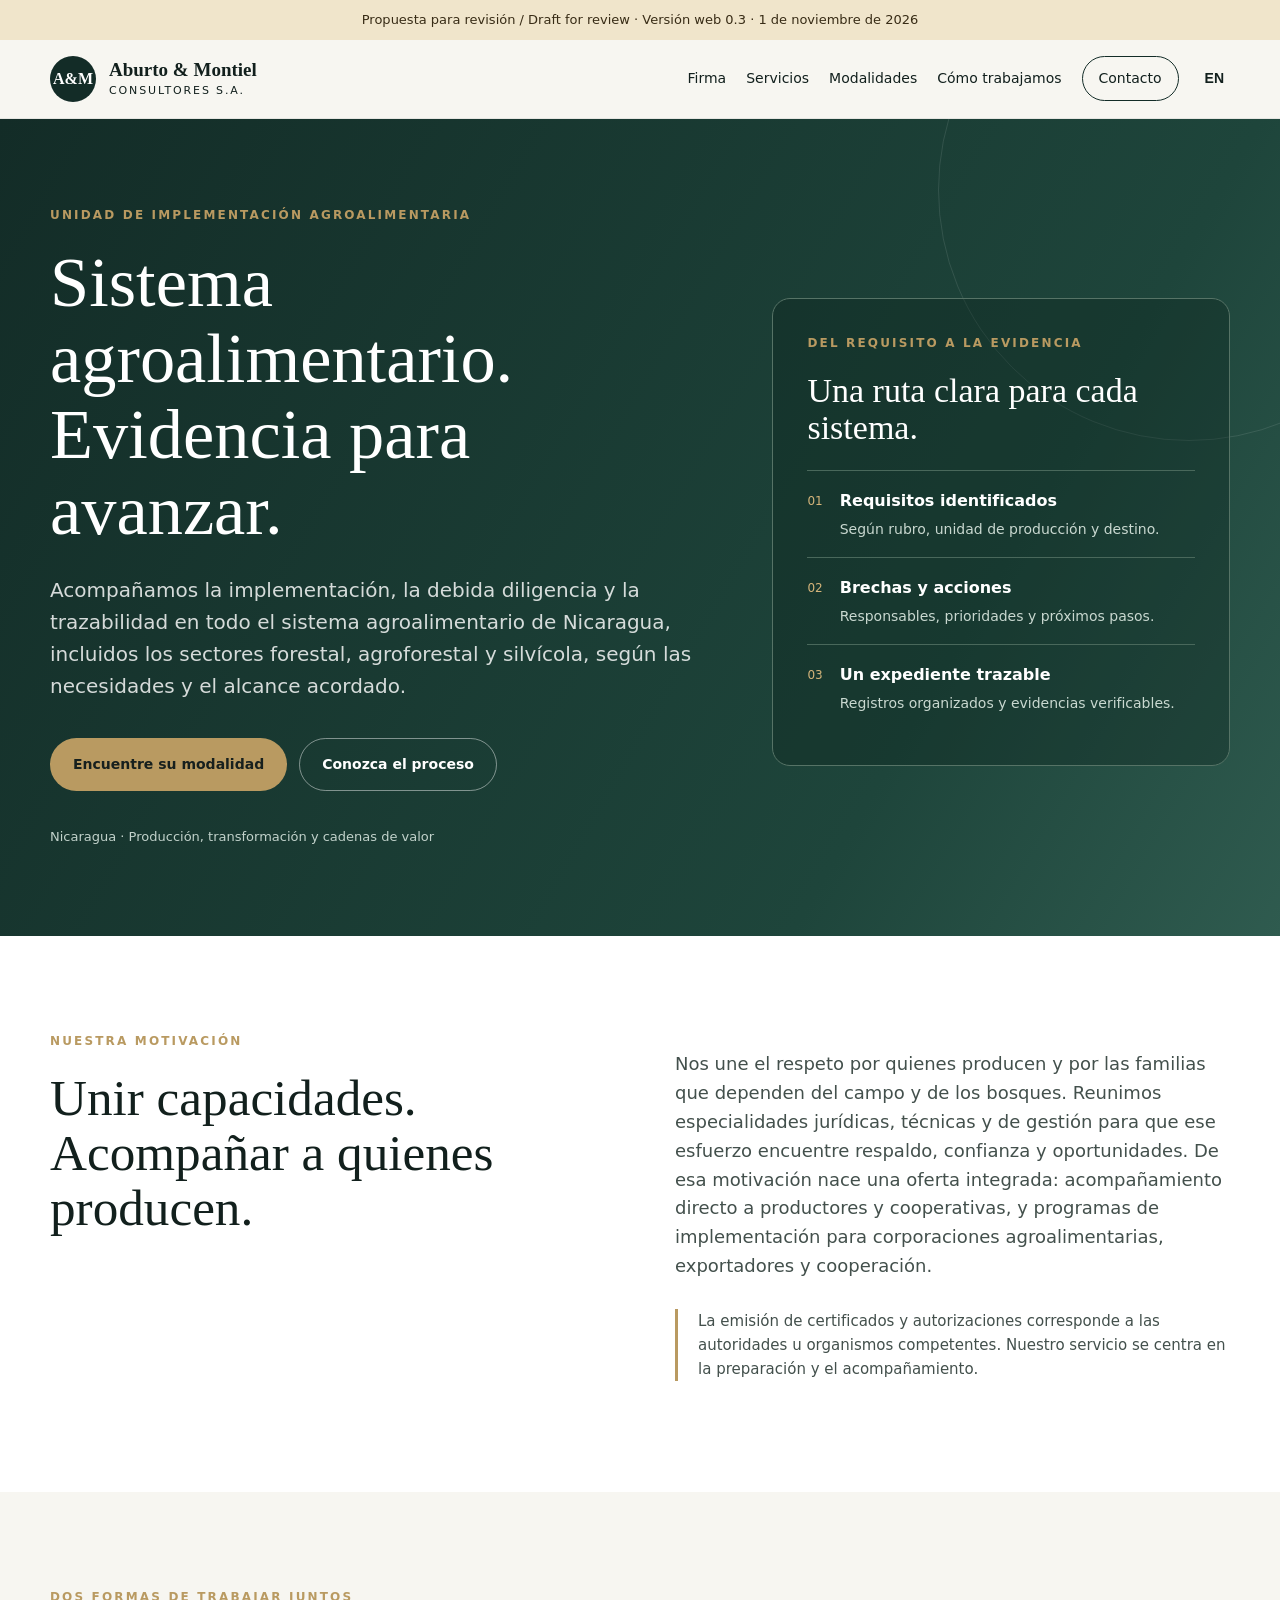
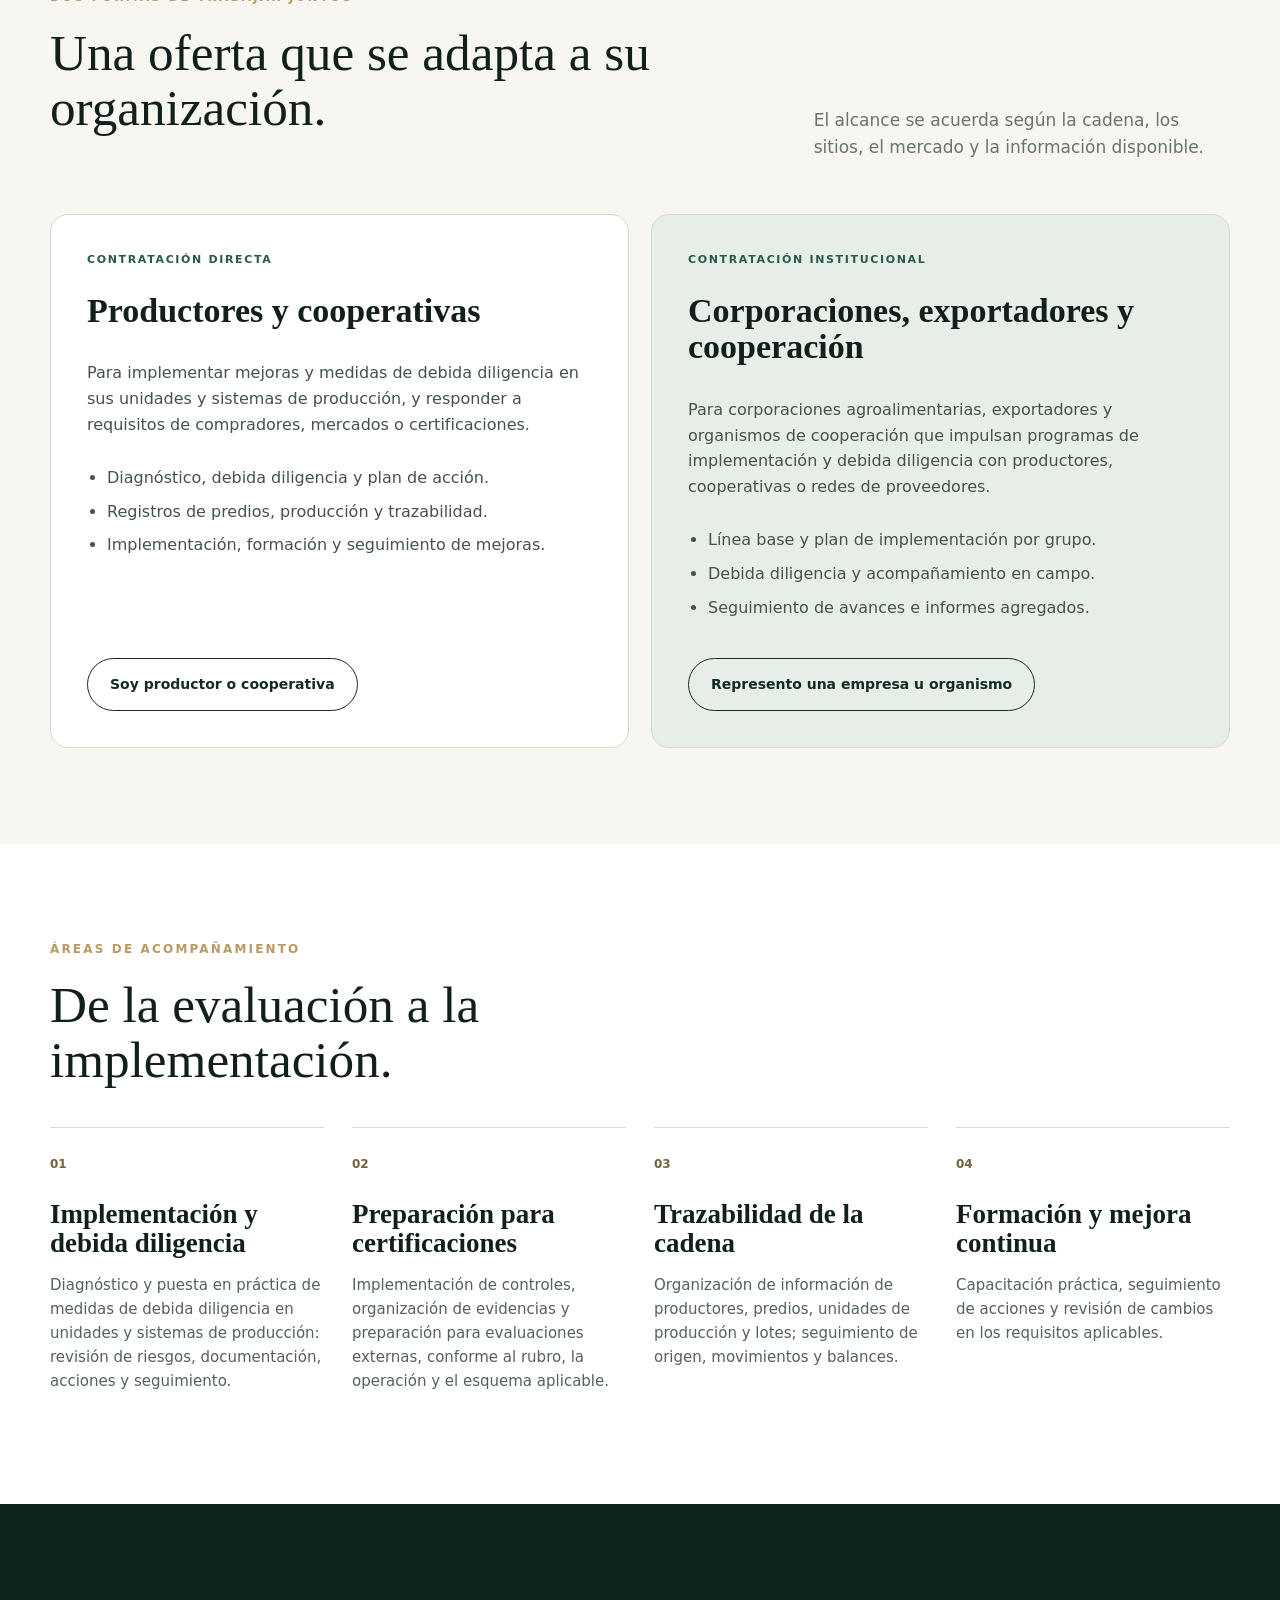
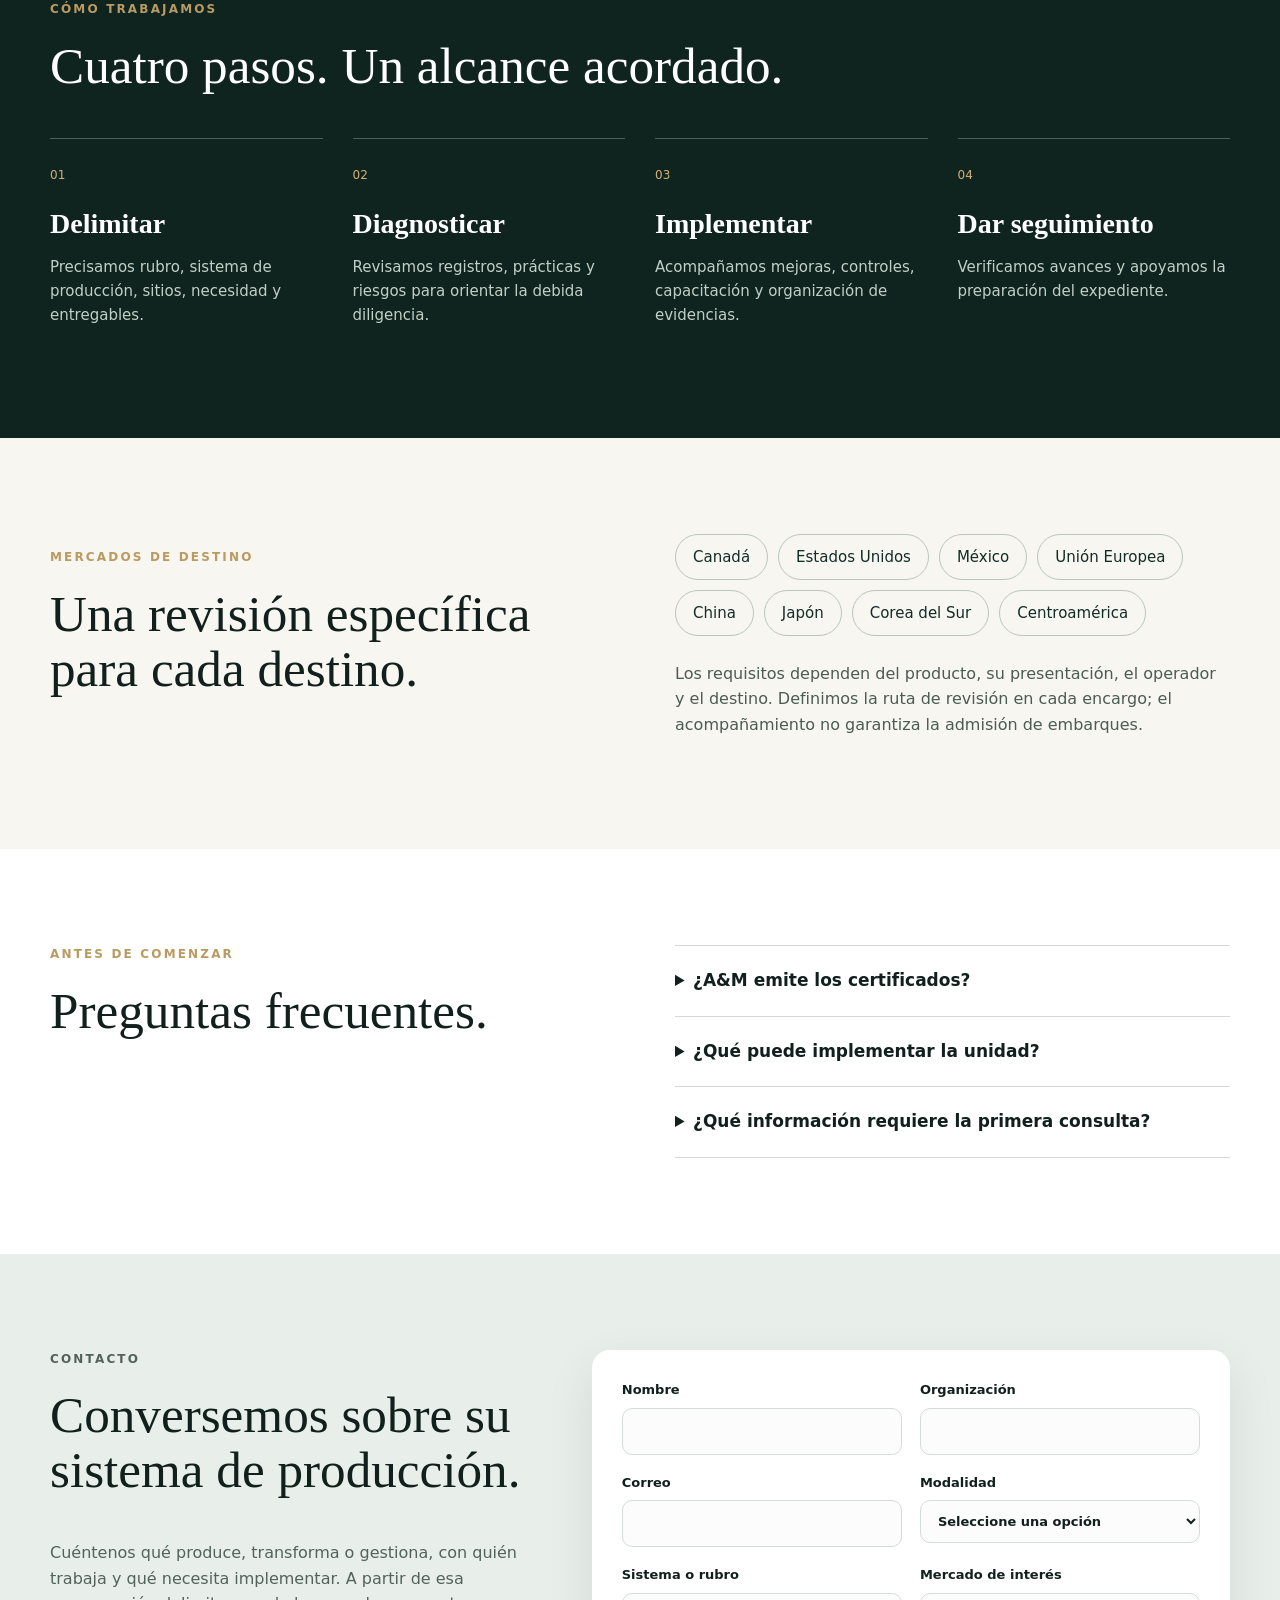
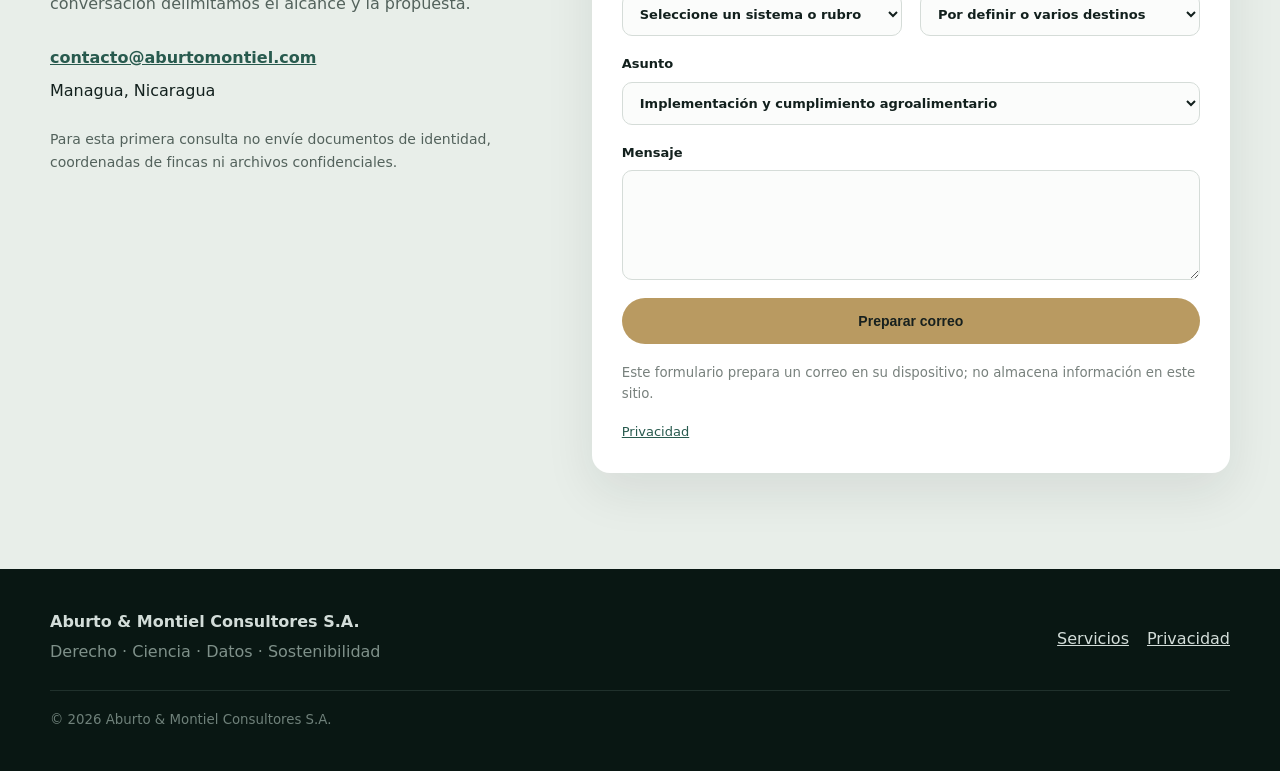
<file: preview/implementacion-agroalimentaria-v0.3.html>
<!doctype html>
<html lang="es"><head><meta charset="utf-8"><meta name="viewport" content="width=device-width,initial-scale=1">
<title>Unidad de Implementación Agroalimentaria | Aburto & Montiel</title>
<meta name="description" content="Implementación, debida diligencia y trazabilidad para el sistema agroalimentario de Nicaragua y los sectores forestal, agroforestal y silvícola.">
<link rel="canonical" href="https://aburtomontiel.com/agroalimentario.html">
<meta property="og:type" content="website">
<meta property="og:locale" content="es_NI">
<meta property="og:site_name" content="Aburto & Montiel Consultores S.A.">
<meta property="og:title" content="Unidad de Implementación Agroalimentaria | Aburto & Montiel">
<meta property="og:description" content="Implementación, debida diligencia y trazabilidad para el sistema agroalimentario de Nicaragua y los sectores forestal, agroforestal y silvícola.">
<meta property="og:url" content="https://aburtomontiel.com/agroalimentario.html">
<meta property="og:image" content="https://aburtomontiel.com/assets/og-cover.svg">
<meta name="twitter:card" content="summary">
<meta name="twitter:title" content="Unidad de Implementación Agroalimentaria | Aburto & Montiel">
<meta name="twitter:description" content="Implementación, debida diligencia y trazabilidad para el sistema agroalimentario de Nicaragua y los sectores forestal, agroforestal y silvícola.">
<meta name="robots" content="noindex,nofollow"><meta name="theme-color" content="#132c27">
<style>:root{--ink:#12201d;--deep:#132c27;--green:#285a4e;--mint:#dfeae5;--paper:#f7f6f1;--white:#fff;--gold:#b99a61;--line:#d6d9d3;--muted:#67736e;--max:1180px;--radius:18px;--shadow:0 18px 50px rgba(18,32,29,.09)}*{box-sizing:border-box}html{scroll-behavior:smooth}body{margin:0;font-family:Inter,ui-sans-serif,system-ui,-apple-system,BlinkMacSystemFont,"Segoe UI",sans-serif;color:var(--ink);background:var(--paper);line-height:1.6}.wrap{width:min(calc(100% - 40px),var(--max));margin:auto}.skip{position:absolute;left:-9999px}.skip:focus{left:20px;top:20px;z-index:999;background:#fff;padding:10px}.site-header{position:sticky;top:0;z-index:20;background:rgba(247,246,241,.93);backdrop-filter:blur(12px);border-bottom:1px solid rgba(18,32,29,.08)}.nav-wrap{min-height:78px;display:flex;align-items:center;justify-content:space-between}.brand{display:flex;align-items:center;gap:13px;text-decoration:none;color:inherit}.brand-mark{width:46px;height:46px;border-radius:50%;background:var(--deep);color:white;display:grid;place-items:center;font-family:Georgia,serif;font-weight:700}.brand-text{display:flex;flex-direction:column;line-height:1.05}.brand-text strong{font-family:Georgia,serif;font-size:19px}.brand-text small{font-size:11px;letter-spacing:.17em;text-transform:uppercase;margin-top:5px}.nav{display:flex;align-items:center;gap:23px}.nav a,.lang{color:inherit;text-decoration:none;font-size:14px}.nav a:hover{color:var(--green)}.nav-cta{padding:10px 16px;border:1px solid var(--deep);border-radius:999px}.lang{border:0;background:transparent;font-weight:700;cursor:pointer}.menu-btn{display:none}.hero{background:linear-gradient(120deg,var(--deep) 0%,#1e453b 72%,#2f5b4f 100%);color:white;padding:110px 0 88px;position:relative;overflow:hidden}.hero:after{content:"";position:absolute;width:500px;height:500px;border:1px solid rgba(255,255,255,.10);border-radius:50%;right:-160px;top:-180px}.hero-grid{display:grid;grid-template-columns:1.25fr .75fr;gap:70px;align-items:end}.eyebrow{text-transform:uppercase;letter-spacing:.18em;font-size:12px;font-weight:700;margin:0 0 18px;color:var(--gold)}h1,h2,h3{font-family:Georgia,"Times New Roman",serif;line-height:1.08;margin-top:0}h1{font-size:clamp(48px,6.1vw,82px);max-width:850px;margin-bottom:26px;font-weight:500}.lead{font-size:20px;max-width:720px;color:rgba(255,255,255,.82)}.actions{display:flex;gap:12px;margin:36px 0}.btn{display:inline-flex;align-items:center;justify-content:center;padding:14px 22px;border-radius:999px;border:1px solid transparent;text-decoration:none;font-weight:700;font-size:14px;cursor:pointer}.primary{background:var(--gold);color:#17201e}.ghost{border-color:rgba(255,255,255,.45);color:white}.hero-notes{display:flex;gap:26px;font-size:12px;text-transform:uppercase;letter-spacing:.12em;color:rgba(255,255,255,.62)}.hero-panel{border-left:1px solid rgba(255,255,255,.18);padding:20px 0 8px 30px}.hero-panel>p{font-size:12px;text-transform:uppercase;letter-spacing:.15em;color:#c9d8d3}.hero-panel h2{font-size:32px;font-weight:500}.hero-panel ul{padding-left:18px;color:#d7e2de}.hero-panel li{margin:10px 0}.section{padding:96px 0;background:var(--paper)}.light{background:white}.dark{background:#10241f;color:white}.two-col{display:grid;grid-template-columns:1fr 1fr;gap:70px}.section h2{font-size:clamp(36px,4vw,55px);font-weight:500}.prose{font-size:18px;color:#43504c}.principles{display:flex;flex-wrap:wrap;gap:9px;margin-top:28px}.principles span{border:1px solid var(--line);border-radius:999px;padding:8px 13px;font-size:13px;color:var(--ink)}.section-head{display:grid;grid-template-columns:1.25fr .75fr;gap:70px;align-items:end;margin-bottom:36px}.section-head p{color:var(--muted);font-size:17px}.cards{display:grid;grid-template-columns:repeat(4,1fr);gap:14px}.card{background:white;border:1px solid #e1e2dc;border-radius:var(--radius);padding:26px;min-height:270px;transition:.2s}.card:hover{transform:translateY(-3px);box-shadow:var(--shadow)}.card span{font-size:12px;color:var(--gold);font-weight:800}.card h3{font-size:24px;margin:35px 0 14px}.card p{color:#5a6662;font-size:14px}.sector-grid{display:grid;grid-template-columns:repeat(4,1fr);gap:1px;background:rgba(255,255,255,.12);margin-top:40px}.sector-grid>div{background:#10241f;padding:30px}.sector-grid strong{font-family:Georgia,serif;font-size:24px;font-weight:500}.sector-grid p{color:#adbbb6;font-size:14px}.knowledge-grid{display:grid;grid-template-columns:1.1fr .9fr;gap:70px;align-items:center}.knowledge-grid>div>p:not(.eyebrow){font-size:18px;color:var(--muted)}.insight-box{background:var(--mint);padding:38px;border-radius:var(--radius)}.insight-box span{font-size:12px;text-transform:uppercase;letter-spacing:.15em;color:var(--green);font-weight:800}.insight-box h3{font-size:31px;margin:12px 0}.contact{background:#e8eee9}.contact-grid{display:grid;grid-template-columns:.85fr 1.15fr;gap:70px}.contact p{color:#53625c}.contact-links{display:flex;flex-direction:column;gap:7px;margin-top:28px}.contact-links a{color:var(--green);font-weight:700}.contact-form{background:white;border-radius:var(--radius);padding:30px;display:grid;grid-template-columns:1fr 1fr;gap:18px;box-shadow:var(--shadow)}label{display:flex;flex-direction:column;gap:7px;font-size:13px;font-weight:700}input,select,textarea{width:100%;font:inherit;padding:12px 13px;border:1px solid #d5dcd8;border-radius:10px;background:#fbfcfb;color:var(--ink)}textarea{resize:vertical}.full{grid-column:1/-1}.contact-form small{color:#78817d}.footer{background:#091713;color:#d3ddd9;padding:40px 0}.footer-grid{display:grid;grid-template-columns:1fr auto;gap:22px;align-items:center}.footer p{margin:4px 0;color:#7f918a}.footer a{color:#d3ddd9;margin-left:18px}.footer small{grid-column:1/-1;color:#6f817a;border-top:1px solid #20312c;padding-top:18px}@media(max-width:900px){.menu-btn{display:block;background:transparent;border:1px solid #aab2ae;border-radius:999px;padding:9px 14px}.nav{display:none;position:absolute;left:0;right:0;top:78px;background:var(--paper);padding:22px 20px;border-bottom:1px solid var(--line);flex-direction:column;align-items:flex-start}.nav.open{display:flex}.hero-grid,.two-col,.section-head,.knowledge-grid,.contact-grid{grid-template-columns:1fr}.hero-panel{border-left:0;border-top:1px solid rgba(255,255,255,.18);padding:30px 0 0}.cards{grid-template-columns:repeat(2,1fr)}.sector-grid{grid-template-columns:repeat(2,1fr)}}@media(max-width:600px){.wrap{width:min(calc(100% - 28px),var(--max))}.brand-text strong{font-size:16px}.hero{padding:76px 0 62px}h1{font-size:45px}.lead{font-size:18px}.actions{flex-direction:column;align-items:stretch}.hero-notes{flex-wrap:wrap;gap:12px}.section{padding:70px 0}.cards,.sector-grid,.contact-form{grid-template-columns:1fr}.contact-form{padding:22px}.footer-grid{grid-template-columns:1fr}.footer a{margin:0 18px 0 0}}.profile-section{background:#f3f1ea}.profile-grid{display:grid;grid-template-columns:320px 1fr;gap:48px;align-items:center}.profile-visual{background:linear-gradient(180deg,#17352f 0%,#23483f 100%);color:#fff;border-radius:22px;min-height:320px;display:flex;flex-direction:column;justify-content:center;align-items:center;box-shadow:0 12px 30px rgba(0,0,0,.08);position:relative;overflow:hidden}.profile-visual::before{content:"";position:absolute;inset:18px;border:1px solid rgba(201,168,91,.45);border-radius:18px}.profile-monogram{position:relative;width:160px;height:120px;display:flex;align-items:center;justify-content:center;margin-bottom:18px}.mono-main{font-size:92px;line-height:1;font-family:Georgia,"Times New Roman",serif;color:#fff}.profile-label{margin:0;font-size:14px;letter-spacing:.08em;text-transform:uppercase;color:#d8d5c8;z-index:1}.profile-copy h2{margin-bottom:14px}.profile-name{margin:0 0 18px;font-size:28px;color:#17352f}.profile-copy p{margin:0 0 14px;color:#43504c}.profile-copy .eyebrow{color:var(--gold)}@media(max-width:900px){.profile-grid{grid-template-columns:1fr}.profile-visual{min-height:240px}}
.profile-links{display:flex;flex-wrap:wrap;gap:10px;margin-top:24px}.profile-links a{display:inline-flex;align-items:center;padding:9px 14px;border:1px solid var(--line);border-radius:999px;color:var(--green);text-decoration:none;font-size:13px;font-weight:800}.profile-links a:hover{background:#fff}.publications-head{margin-bottom:32px}.publication-grid{display:grid;grid-template-columns:repeat(2,1fr);gap:16px}.publication-card{border:1px solid #e1e2dc;border-radius:var(--radius);padding:28px;background:#fbfbf8;display:flex;flex-direction:column;min-height:300px}.publication-year{font-size:12px;font-weight:800;color:var(--gold)}.publication-type{margin:7px 0 20px;text-transform:uppercase;letter-spacing:.12em;font-size:11px;font-weight:800;color:var(--green)}.publication-card h3{font-size:25px;margin-bottom:16px}.publication-card>p:not(.publication-type){color:var(--muted);font-size:14px}.publication-card a{margin-top:auto;color:var(--green);font-weight:800;text-decoration:none}.publication-card a:hover{text-decoration:underline}.knowledge-bridge{margin-top:18px;background:var(--deep);color:#fff;border-radius:var(--radius);padding:30px 34px;display:flex;gap:30px;align-items:center;justify-content:space-between}.knowledge-bridge span{font-size:11px;text-transform:uppercase;letter-spacing:.15em;color:#c9d8d3;font-weight:800}.knowledge-bridge h3{font-size:31px;margin:8px 0}.knowledge-bridge p{margin:0;max-width:720px;color:#d7e2de}.knowledge-btn{background:var(--gold);color:#17201e;white-space:nowrap}@media(max-width:900px){.publication-grid{grid-template-columns:1fr}.knowledge-bridge{align-items:flex-start;flex-direction:column}}.academic-cta-row{display:flex;flex-wrap:wrap;gap:10px;margin:22px 0 6px}.academic-outline{border-color:var(--deep);color:var(--deep);background:transparent}.academic-outline:hover{background:var(--deep);color:#fff}.academic-hero{background:linear-gradient(120deg,var(--deep) 0%,#1e453b 80%);color:#fff;padding:86px 0 68px}.academic-hero h1{font-size:clamp(42px,5.4vw,68px);margin-bottom:20px}.academic-hero .lead{max-width:800px}.academic-nav{display:flex;flex-wrap:wrap;gap:10px;margin-top:28px}.academic-nav a{display:inline-flex;padding:9px 13px;border:1px solid rgba(255,255,255,.3);border-radius:999px;color:#fff;text-decoration:none;font-size:13px}.academic-section{padding:78px 0}.academic-section.alt{background:#fff}.academic-section h2{font-size:clamp(32px,4vw,48px);margin-bottom:14px}.academic-section .section-intro{max-width:840px;color:var(--muted);font-size:17px;margin-bottom:30px}.bibliography-list{display:grid;gap:14px}.bib-item{background:#fff;border:1px solid #e1e2dc;border-radius:var(--radius);padding:24px}.alt .bib-item{background:var(--paper)}.bib-meta{display:flex;flex-wrap:wrap;gap:8px;margin-bottom:10px}.bib-meta span{font-size:11px;text-transform:uppercase;letter-spacing:.11em;font-weight:800;color:var(--green)}.bib-item h3{font-size:24px;margin-bottom:10px}.bib-item p{margin:7px 0;color:#59645f}.bib-links{display:flex;flex-wrap:wrap;gap:12px;margin-top:14px}.bib-links a{color:var(--green);font-weight:800;text-decoration:none}.bib-links a:hover{text-decoration:underline}.academic-profiles{display:grid;grid-template-columns:repeat(3,1fr);gap:14px;margin-top:30px}.academic-profile{border:1px solid #dce1de;border-radius:var(--radius);padding:24px;background:#fff}.academic-profile strong{font-family:Georgia,serif;font-size:24px}.academic-profile p{color:var(--muted);font-size:14px}.academic-profile a{color:var(--green);font-weight:800;text-decoration:none}.research-note{border-left:4px solid var(--gold);padding:16px 20px;background:#f1eee5;border-radius:0 12px 12px 0;color:#46514d}.academic-footer-note{font-size:13px;color:var(--muted);margin-top:28px}@media(max-width:900px){.academic-profiles{grid-template-columns:1fr}}.leadership-intro{max-width:900px;margin-bottom:42px}.leadership-intro h2{margin-bottom:16px}.leadership-intro>p:not(.eyebrow){font-size:18px;color:var(--muted);max-width:820px}.leadership-list{display:grid;gap:42px}.leadership-profile{padding-bottom:42px;border-bottom:1px solid var(--line)}.leadership-profile:last-child{padding-bottom:0;border-bottom:0}.leadership-profile .profile-label{max-width:230px;text-align:center;line-height:1.45}.leadership-profile .profile-name{font-size:34px;margin-bottom:18px}@media(max-width:900px){.leadership-list{gap:34px}.leadership-profile{padding-bottom:34px}}
/* Agri-food service page. Shared brand tokens live in styles.css. */
.agro-hero{padding:86px 0 76px}.agro-hero .hero-grid{grid-template-columns:1.18fr .82fr;gap:64px;align-items:center}.agro-hero h1{font-size:clamp(46px,5.5vw,72px);max-width:760px}.agro-hero .eyebrow{max-width:620px;line-height:1.8}.agro-origin{font-size:13px;color:#c2d2cb}.agro-evidence{position:relative;z-index:1;padding:34px;border:1px solid #567366;border-radius:18px;background:rgba(10,31,25,.32)}.agro-evidence h2{font-size:34px;font-weight:500;margin-bottom:24px}.agro-evidence-row{display:flex;gap:17px;padding:17px 0;border-top:1px solid #49685b}.agro-evidence-row>span{color:#d4b47a;font-size:12px;padding-top:4px}.agro-evidence-row strong{font-weight:600;color:#fff}.agro-evidence-row p{font-size:14px;color:#c9d8d0;margin:4px 0 0}.agro-intro .two-col{align-items:start}.agro-scope-note{font-size:15px;border-left:3px solid var(--gold);padding-left:20px;margin-top:28px}.agro-mode-grid{display:grid;grid-template-columns:1fr 1fr;gap:22px}.agro-mode{padding:36px;border:1px solid var(--line);border-radius:18px;background:#fff;display:flex;flex-direction:column;align-items:flex-start}.agro-mode-institution{background:#e7eee8}.agro-label{font-size:11px;letter-spacing:.15em;text-transform:uppercase;color:var(--green);font-weight:700;margin:0 0 24px}.agro-mode h3{font-size:34px;margin-bottom:15px}.agro-mode p:not(.agro-label),.agro-mode li{color:#43534c}.agro-mode ul{padding-left:20px;margin:4px 0 30px}.agro-mode li{margin:8px 0}.agro-mode .btn{margin-top:auto;text-align:center}.agro-section-title{max-width:760px;margin-bottom:40px}.agro-service-grid{display:grid;grid-template-columns:repeat(4,1fr);gap:28px}.agro-service{border-top:1px solid var(--line);padding-top:22px}.agro-index{font-size:12px;color:#75613d;font-weight:700}.agro-service h3{font-size:27px;margin:24px 0 15px}.agro-service p{font-size:15px;color:#53625a}.agro-method h2{max-width:800px}.agro-steps{list-style:none;counter-reset:steps;display:grid;grid-template-columns:repeat(4,1fr);gap:30px;padding:0;margin:45px 0 0}.agro-steps li{counter-increment:steps;border-top:1px solid #496156;padding-top:22px}.agro-steps li:before{content:"0" counter(steps);font-size:12px;color:#d0b078}.agro-steps h3{font-size:28px;margin:23px 0 14px}.agro-steps p{font-size:15px;color:#c1d0c7}.agro-market-list{display:flex;flex-wrap:wrap;list-style:none;padding:0;gap:10px;margin:0 0 25px}.agro-market-list li{padding:10px 17px;border:1px solid #b9c6bc;border-radius:999px;color:var(--deep);font-size:15px}.agro-market-note{color:#4b5c52;font-size:16px}.agro-markets .two-col{align-items:center}.agro-faq details{border-bottom:1px solid var(--line);padding:22px 0}.agro-faq details:first-child{border-top:1px solid var(--line)}.agro-faq summary{cursor:pointer;font-weight:600;font-size:17px;line-height:1.5}.agro-faq details p{font-size:16px;color:#53625a;margin:15px 0 0}.agro-contact-note{font-size:14px;margin-top:25px}.agro-privacy{font-size:13px;color:var(--green)}.agro-page :is(a,button,input,select,textarea,summary):focus-visible{outline:3px solid #8c6a2d;outline-offset:5px}.agro-page [id]{scroll-margin-top:105px}.agro-home-card{grid-column:span 2;min-height:250px;background:#e7eee8}.agro-home-card h3{margin-top:25px}.agro-home-card a{color:var(--deep);font-weight:700;text-underline-offset:4px}.agro-home-card p{max-width:600px}
@media(min-width:901px){.agro-page .nav{gap:20px}}
@media(max-width:1000px){.agro-service-grid{grid-template-columns:repeat(2,1fr)}}
@media(max-width:900px){.agro-hero .hero-grid{grid-template-columns:1fr;gap:38px}.agro-hero{padding:65px 0}.agro-steps{grid-template-columns:repeat(2,1fr)}.agro-mode{padding:28px}.agro-mode h3{font-size:30px}}
@media(max-width:600px){.agro-mode-grid,.agro-service-grid,.agro-steps{grid-template-columns:1fr}.agro-evidence{padding:25px}.agro-hero h1{font-size:44px}.agro-evidence h2{font-size:30px}.agro-mode{padding:25px}.agro-home-card{grid-column:auto}.agro-mode .btn{width:100%}.agro-page .eyebrow{letter-spacing:.12em}.agro-page .section h2{font-size:36px}}
@media(prefers-reduced-motion:reduce){html{scroll-behavior:auto}.card{transition:none}.card:hover{transform:none}}

.agro-page .contact-grid>*,.agro-page .contact-form>*,.agro-page .hero-grid>*{min-width:0}.agro-page input,.agro-page select,.agro-page textarea{min-width:0}
</style>
</head>
<body class="agro-page"><div role="note" style="padding:10px 20px;background:#f0e5cb;color:#382c16;text-align:center;font-size:13px;line-height:1.5">Propuesta para revisión / Draft for review · Versión web 0.3 · 1 de noviembre de 2026</div><a class="skip" href="#contenido">Saltar al contenido</a><header class="site-header"><div class="wrap nav-wrap"><a class="brand" href="https://aburtomontiel.com/" aria-label="Aburto & Montiel Consultores S.A."><span class="brand-mark">A&M</span><span class="brand-text"><strong>Aburto & Montiel</strong><small>Consultores S.A.</small></span></a><button class="menu-btn" aria-expanded="false" aria-controls="nav">Menú</button><nav id="nav" class="nav" aria-label="Navegación principal"><a href="https://aburtomontiel.com/" data-i18n="navFirm">Firma</a><a href="https://aburtomontiel.com/" data-i18n="navServices">Servicios</a><a href="#modalidades" data-i18n="agNavModes">Modalidades</a><a href="#metodo" data-i18n="agNavMethod">Cómo trabajamos</a><a href="#contacto" class="nav-cta" data-i18n="navContact">Contacto</a><button id="langToggle" class="lang" type="button" aria-label="Cambiar idioma">EN</button></nav></div></header>
<main id="contenido">
<section class="hero agro-hero"><div class="wrap hero-grid">
<div><p class="eyebrow" data-i18n="agEyebrow">Unidad de Implementación Agroalimentaria</p>
<h1 data-i18n="agTitle">Sistema agroalimentario. Evidencia para avanzar.</h1>
<p class="lead" data-i18n="agLead">Acompañamos la implementación, la debida diligencia y la trazabilidad en todo el sistema agroalimentario de Nicaragua, incluidos los sectores forestal, agroforestal y silvícola, según las necesidades y el alcance acordado.</p>
<div class="actions"><a class="btn primary" href="#modalidades" data-i18n="agChoose">Encuentre su modalidad</a><a class="btn ghost" href="#metodo" data-i18n="agSeeMethod">Conozca el proceso</a></div>
<p class="agro-origin" data-i18n="agOrigin">Nicaragua · Producción, transformación y cadenas de valor</p></div>
<aside class="agro-evidence" aria-labelledby="evidenceTitle"><p class="eyebrow" data-i18n="agEvidenceEyebrow">Del requisito a la evidencia</p><h2 id="evidenceTitle" data-i18n="agEvidenceTitle">Una ruta clara para cada sistema.</h2>
<div class="agro-evidence-row"><span aria-hidden="true">01</span><div><strong data-i18n="agEv1">Requisitos identificados</strong><p data-i18n="agEv1p">Según rubro, unidad de producción y destino.</p></div></div>
<div class="agro-evidence-row"><span aria-hidden="true">02</span><div><strong data-i18n="agEv2">Brechas y acciones</strong><p data-i18n="agEv2p">Responsables, prioridades y próximos pasos.</p></div></div>
<div class="agro-evidence-row"><span aria-hidden="true">03</span><div><strong data-i18n="agEv3">Un expediente trazable</strong><p data-i18n="agEv3p">Registros organizados y evidencias verificables.</p></div></div>
</aside></div></section>
<section class="section light agro-intro"><div class="wrap two-col"><div><p class="eyebrow" data-i18n="agFocus">Nuestra motivación</p><h2 data-i18n="agFocusTitle">Unir capacidades. Acompañar a quienes producen.</h2></div><div class="prose"><p data-i18n="agFocusP">Nos une el respeto por quienes producen y por las familias que dependen del campo y de los bosques. Reunimos especialidades jurídicas, técnicas y de gestión para que ese esfuerzo encuentre respaldo, confianza y oportunidades. De esa motivación nace una oferta integrada: acompañamiento directo a productores y cooperativas, y programas de implementación para corporaciones agroalimentarias, exportadores y cooperación.</p><p class="agro-scope-note" data-i18n="agBoundary">La emisión de certificados y autorizaciones corresponde a las autoridades u organismos competentes. Nuestro servicio se centra en la preparación y el acompañamiento.</p></div></div></section>
<section id="modalidades" class="section"><div class="wrap"><p class="eyebrow" data-i18n="agModesEyebrow">Dos formas de trabajar juntos</p><div class="section-head"><h2 data-i18n="agModesTitle">Una oferta que se adapta a su organización.</h2><p data-i18n="agModesP">El alcance se acuerda según la cadena, los sitios, el mercado y la información disponible.</p></div>
<div class="agro-mode-grid">
<article class="agro-mode"><p class="agro-label" data-i18n="agDirectLabel">Contratación directa</p><h3 data-i18n="agDirectTitle">Productores y cooperativas</h3><p data-i18n="agDirectP">Para implementar mejoras y medidas de debida diligencia en sus unidades y sistemas de producción, y responder a requisitos de compradores, mercados o certificaciones.</p><ul><li data-i18n="agDirect1">Diagnóstico, debida diligencia y plan de acción.</li><li data-i18n="agDirect2">Registros de predios, producción y trazabilidad.</li><li data-i18n="agDirect3">Implementación, formación y seguimiento de mejoras.</li></ul><a class="btn academic-outline" href="#contacto" data-inquiry="directa" data-i18n="agDirectCta">Soy productor o cooperativa</a></article>
<article class="agro-mode agro-mode-institution"><p class="agro-label" data-i18n="agInstLabel">Contratación institucional</p><h3 data-i18n="agInstTitle">Corporaciones, exportadores y cooperación</h3><p data-i18n="agInstP">Para corporaciones agroalimentarias, exportadores y organismos de cooperación que impulsan programas de implementación y debida diligencia con productores, cooperativas o redes de proveedores.</p><ul><li data-i18n="agInst1">Línea base y plan de implementación por grupo.</li><li data-i18n="agInst2">Debida diligencia y acompañamiento en campo.</li><li data-i18n="agInst3">Seguimiento de avances e informes agregados.</li></ul><a class="btn academic-outline" href="#contacto" data-inquiry="institucional" data-i18n="agInstCta">Represento una empresa u organismo</a></article>
</div></div></section>
<section class="section light"><div class="wrap"><p class="eyebrow" data-i18n="agServicesEyebrow">Áreas de acompañamiento</p><h2 class="agro-section-title" data-i18n="agServicesTitle">De la evaluación a la implementación.</h2><div class="agro-service-grid">
<article class="agro-service"><span class="agro-index">01</span><h3 data-i18n="agS1">Implementación y debida diligencia</h3><p data-i18n="agS1p">Diagnóstico y puesta en práctica de medidas de debida diligencia en unidades y sistemas de producción: revisión de riesgos, documentación, acciones y seguimiento.</p></article><article class="agro-service"><span class="agro-index">02</span><h3 data-i18n="agS2">Preparación para certificaciones</h3><p data-i18n="agS2p">Implementación de controles, organización de evidencias y preparación para evaluaciones externas, conforme al rubro, la operación y el esquema aplicable.</p></article><article class="agro-service"><span class="agro-index">03</span><h3 data-i18n="agS3">Trazabilidad de la cadena</h3><p data-i18n="agS3p">Organización de información de productores, predios, unidades de producción y lotes; seguimiento de origen, movimientos y balances.</p></article><article class="agro-service"><span class="agro-index">04</span><h3 data-i18n="agS4">Formación y mejora continua</h3><p data-i18n="agS4p">Capacitación práctica, seguimiento de acciones y revisión de cambios en los requisitos aplicables.</p></article>
</div></div></section>
<section id="metodo" class="section dark agro-method"><div class="wrap"><p class="eyebrow" data-i18n="agMethodEyebrow">Cómo trabajamos</p><h2 data-i18n="agMethodTitle">Cuatro pasos. Un alcance acordado.</h2><ol class="agro-steps">
<li><h3 data-i18n="agStep1">Delimitar</h3><p data-i18n="agStep1p">Precisamos rubro, sistema de producción, sitios, necesidad y entregables.</p></li><li><h3 data-i18n="agStep2">Diagnosticar</h3><p data-i18n="agStep2p">Revisamos registros, prácticas y riesgos para orientar la debida diligencia.</p></li><li><h3 data-i18n="agStep3">Implementar</h3><p data-i18n="agStep3p">Acompañamos mejoras, controles, capacitación y organización de evidencias.</p></li><li><h3 data-i18n="agStep4">Dar seguimiento</h3><p data-i18n="agStep4p">Verificamos avances y apoyamos la preparación del expediente.</p></li>
</ol></div></section>
<section class="section agro-markets"><div class="wrap two-col"><div><p class="eyebrow" data-i18n="agMarketsEyebrow">Mercados de destino</p><h2 data-i18n="agMarketsTitle">Una revisión específica para cada destino.</h2></div><div><ul class="agro-market-list" aria-label="Mercados meta"><li data-i18n="agCA">Canadá</li><li data-i18n="agUS">Estados Unidos</li><li data-i18n="agMX">México</li><li data-i18n="agEU">Unión Europea</li><li data-i18n="agCN">China</li><li data-i18n="agJP">Japón</li><li data-i18n="agKR">Corea del Sur</li><li data-i18n="agCentralAmerica">Centroamérica</li></ul><p class="agro-market-note" data-i18n="agMarketsP">Los requisitos dependen del producto, su presentación, el operador y el destino. Definimos la ruta de revisión en cada encargo; el acompañamiento no garantiza la admisión de embarques.</p></div></div></section>
<section class="section light agro-faq"><div class="wrap two-col"><div><p class="eyebrow" data-i18n="agFaqEyebrow">Antes de comenzar</p><h2 data-i18n="agFaqTitle">Preguntas frecuentes.</h2></div><div>
<details><summary data-i18n="agQ1">¿A&M emite los certificados?</summary><p data-i18n="agQ1p">A&M acompaña la preparación, la implementación y la organización de evidencias. La decisión y emisión corresponden a la autoridad u organismo certificador competente.</p></details><details><summary data-i18n="agQ2">¿Qué puede implementar la unidad?</summary><p data-i18n="agQ2p">Según el diagnóstico y el alcance acordado, apoyamos controles, trazabilidad, medidas de debida diligencia y preparación para certificaciones en rubros actuales y emergentes del sistema agroalimentario, incluidos los sectores forestal, agroforestal y silvícola.</p></details><details><summary data-i18n="agQ3">¿Qué información requiere la primera consulta?</summary><p data-i18n="agQ3p">Basta indicar su organización, rubro o sistema de producción, mercado de interés si está definido y necesidad. La documentación detallada se solicita después de delimitar el encargo y acordar su tratamiento confidencial.</p></details>
</div></div></section>
<section id="contacto" class="section contact"><div class="wrap contact-grid"><div><p class="eyebrow" data-i18n="contactEyebrow">Contacto</p><h2 data-i18n="agContactTitle">Conversemos sobre su sistema de producción.</h2><p data-i18n="agContactP">Cuéntenos qué produce, transforma o gestiona, con quién trabaja y qué necesita implementar. A partir de esa conversación delimitamos el alcance y la propuesta.</p><div class="contact-links"><a id="emailLink" href="mailto:contacto@aburtomontiel.com">contacto@aburtomontiel.com</a><a id="whatsappLink" href="#" target="_blank" rel="noopener">WhatsApp</a><span>Managua, Nicaragua</span></div><p class="agro-contact-note" data-i18n="agContactNote">Para esta primera consulta no envíe documentos de identidad, coordenadas de fincas ni archivos confidenciales.</p></div>
<form id="contactForm" class="contact-form">
<label><span data-i18n="fName">Nombre</span><input name="name" required autocomplete="name" maxlength="150"></label>
<label><span data-i18n="fOrg">Organización</span><input name="organization" autocomplete="organization" maxlength="200"></label>
<label><span data-i18n="fEmail">Correo</span><input type="email" name="email" required autocomplete="email" maxlength="254"></label>
<label><span data-i18n="agModeField">Modalidad</span><select name="modality"><option value="" data-i18n="agSelectMode">Seleccione una opción</option><option value="directa" data-i18n="agModeDirect">Productor o cooperativa</option><option value="institucional" data-i18n="agModeInst">Corporación, exportador u organismo</option><option value="por-definir" data-i18n="agModeUnsure">Por definir</option></select></label>
<label><span data-i18n="agProductField">Sistema o rubro</span><select name="product"><option value="" data-i18n="agSelectProduct">Seleccione un sistema o rubro</option><option value="sistema-agroalimentario" data-i18n="agSystem">Sistema agroalimentario</option><option value="agricola" data-i18n="agAgriculture">Producción agrícola</option><option value="pecuario" data-i18n="agLivestock">Producción pecuaria</option><option value="pesca-acuicultura" data-i18n="agAquaculture">Pesca y acuicultura</option><option value="transformacion" data-i18n="agProcessing">Transformación y alimentos</option><option value="forestal" data-i18n="agForestry">Sector forestal</option><option value="agroforestal" data-i18n="agAgroforestry">Sistema agroforestal</option><option value="silvicola" data-i18n="agSilviculture">Sistema silvícola</option><option value="varios" data-i18n="agMultiple">Varios sistemas o rubros</option><option value="otro" data-i18n="agEmerging">Otro rubro actual o emergente</option></select></label>
<label><span data-i18n="agMarketField">Mercado de interés</span><select name="market"><option value="" data-i18n="agSelectMarket">Por definir o varios destinos</option><option value="Canadá" data-i18n="agCA">Canadá</option><option value="Estados Unidos" data-i18n="agUS">Estados Unidos</option><option value="México" data-i18n="agMX">México</option><option value="Unión Europea" data-i18n="agEU">Unión Europea</option><option value="China" data-i18n="agCN">China</option><option value="Japón" data-i18n="agJP">Japón</option><option value="Corea del Sur" data-i18n="agKR">Corea del Sur</option><option value="Centroamérica" data-i18n="agCentralAmerica">Centroamérica</option></select></label>
<label class="full"><span data-i18n="fSubject">Asunto</span><select name="subject"><option value="Implementación agroalimentaria" data-i18n="agSubject1">Implementación y cumplimiento agroalimentario</option><option value="Trazabilidad de sistemas y cadenas" data-i18n="agSubject2">Trazabilidad de sistemas y cadenas</option><option value="Programa institucional agroalimentario" data-i18n="agSubject3">Programa institucional</option><option value="Debida diligencia" data-i18n="agSubject4">Debida diligencia</option><option value="Diagnóstico agroalimentario" data-i18n="agSubject5">Diagnóstico inicial</option></select></label>
<label class="full"><span data-i18n="fMessage">Mensaje</span><textarea name="message" rows="4" required maxlength="3000"></textarea></label>
<button class="btn primary full" type="submit" data-i18n="fSend">Preparar correo</button><small class="full" data-i18n="privacyNote">Este formulario prepara un correo en su dispositivo; no almacena información en este sitio.</small><a class="agro-privacy full" href="https://aburtomontiel.com/privacidad.html" data-i18n="privacy">Privacidad</a>
</form></div></section></main>
<footer class="footer"><div class="wrap footer-grid"><div><strong>Aburto & Montiel Consultores S.A.</strong><p data-i18n="footerTag">Derecho · Ciencia · Datos · Sostenibilidad</p></div><div><a href="https://aburtomontiel.com/" data-i18n="navServices">Servicios</a><a href="https://aburtomontiel.com/privacidad.html" data-i18n="privacy">Privacidad</a></div><small>© <span id="year"></span> Aburto & Montiel Consultores S.A.</small></div></footer><script>(function(){if(document.documentElement.dataset.agroPreviewReady==="1")return;document.documentElement.dataset.agroPreviewReady="1";
const CONFIG={email:"contacto@aburtomontiel.com",whatsapp:"",company:"Aburto & Montiel Consultores S.A."};
const translations={en:{navFirm:"Firm",navDirection:"Leadership",navServices:"Services",navSectors:"Sectors",navKnowledge:"Publications",navContact:"Contact",eyebrow:"Evidence-based legal, climate and strategic consulting",heroTitle:"Law, science and data for decisions that endure.",heroLead:"We support companies, institutions and organizations on regulatory, environmental and climate matters with technically sound and legally defensible solutions.",ctaTalk:"Let's talk",ctaServices:"View services",panelKicker:"Strategic areas",panelTitle:"Compliance, climate transition and risk management.",panel1:"GHG inventories and MRV · Scopes 1, 2 and 3",panel2:"Environmental, agricultural and regulatory law",panel3:"Carbon markets and climate policy",panel4:"Supply chains and due diligence",firmEyebrow:"The firm",firmTitle:"Evidence-based legal, climate and strategic consulting.",firmP1:"Aburto & Montiel Consultores S.A. combines legal analysis, environmental management, sustainability, applied research and data tools to turn complex obligations into executable decisions.",firmP2:"Our method is straightforward: understand the rule, verify the evidence, measure the risk and design a solution proportional to the problem.",principle1:"Rigor",principle2:"Traceability",principle3:"Confidentiality",principle4:"Applicability",servicesEyebrow:"Services",servicesTitle:"Integrated capabilities for problems that do not fit within a single discipline.",servicesIntro:"Each service may be contracted independently or integrated into a compliance and sustainability roadmap.",s1t:"Regulatory and administrative law",s1p:"Regulatory analysis, compliance, administrative procedures, procurement and institutional legal support.",s2t:"Environmental and climate law",s2p:"Environmental regulation, climate change, adaptation, mitigation, policy instruments and legal risk.",s3t:"GHG, MRV and carbon footprint",s3p:"Corporate inventories, Scopes 1–2–3, MRV design, emission sources, factors, controls and reduction roadmaps.",s4t:"Carbon markets",s4p:"Regulatory due diligence, institutional architecture, traceability, project analysis and integrity risks.",s5t:"Agricultural and food law",s5p:"Family farming, food chains, tenure, innovation, climate adaptation and rural development.",s6t:"Sustainable supply chains",s6p:"Risk mapping, suppliers, traceability, ESG criteria, due diligence and market requirements.",s7t:"Research and strategic analysis",s7p:"Comparative studies, regulatory matrices, applied research, diagnostics and decision-support documents.",s8t:"Executive training",s8p:"Workshops and training for executive, legal, technical and sustainability teams.",sectorsEyebrow:"Sectors",sectorsTitle:"Experience where regulation, territory and operations meet.",sec1:"Energy and fuels",sec1p:"GHG, supply chain, environmental compliance and climate transition.",sec2:"Agriculture and food",sec2p:"Production, adaptation, traceability, trade and sustainability.",sec3:"Public sector",sec3p:"Regulatory architecture, procedures, procurement and decision systems.",sec4:"Cooperation and academia",sec4p:"Research, climate projects, training and institutional partnerships.",knowledgeEyebrow:"Publications and research",knowledgeTitle:"Specialization is demonstrated through research, publications and academic participation.",knowledgeP:"A&M connects consulting practice with verifiable academic production in agricultural law, climate change, agri-food chains and sustainability.",pubTypeArticle:"Scientific article",pubTypeCongress:"International congress",pubTypeConference:"International conference",viewPublication:"View publication",viewProgram:"View program",blogEyebrow:"Specialized outreach",blogDescription:"Specialized blog on agricultural law, family farming, climate change and sustainable agri-food systems in Nicaragua.",visitBlog:"Visit the blog",contactEyebrow:"Contact",contactTitle:"Let's understand the problem before selling a solution.",contactP:"Tell us briefly about the matter, your organization and the outcome you need. The first conversation is used to define scope, information and next steps.",fName:"Name",fOrg:"Organization",fEmail:"Email",fSubject:"Subject",fMessage:"Message",fSend:"Prepare email",privacyNote:"This form prepares an email on your device; it does not store information on this website.",footerTag:"Law · Science · Data · Sustainability",privacy:"Privacy",footerContact:"Contact",mapsLink:"View on Google Maps",profileLabel:"Professional leadership",profileEyebrow:"Professional leadership",leadershipTitle:"Complementary expertise for legal, climate, financial and management decisions.",leadershipIntro:"A&M’s professional leadership brings together specialized profiles combining legal analysis, research, sustainability, finance and executive experience.",manuelRole:"Partner · Legal and academic leadership",rodmanRole:"Partner · Finance and management",profileTitle:"Law, academia and applied research for complex decisions.",profileP1:"Attorney and notary, university professor and consultant specializing in administrative, environmental, agricultural and climate law.",profileP2:"His professional practice combines rigorous legal analysis, teaching and applied research with sustainability, regulatory management and data tools to support complex decisions.",profileP3:"He has developed studies, projects and working methodologies on regulation, public procurement, carbon markets, climate change, family farming and sustainable supply chains.",rodmanP1:"Financial and management specialist with experience in accounting, administration, industrial operations, planning and continuous improvement. His practice focuses on financial analysis, cost control, operational efficiency and business decision support.",rodmanP2:"He has developed experience in administrative advisory, general accounting, operations leadership and plant management, connecting financial perspective with operational execution and performance control.",rodmanP3:"His competencies include finance, accounting, project management, strategic marketing and negotiation. His track record includes industrial modernization, cost reduction, waste management, variability control and organizational performance improvement.",orcidLink:"ORCID",blogLink:"Academic blog · Café en el Campo"}};
Object.assign(translations.en,{"agNavModes":"Engagement options","agNavMethod":"Our approach","agEyebrow":"Agri-food Certification and Compliance Unit","agTitle":"Coffee and cocoa. Evidence to move forward.","agLead":"We support Nicaragua’s coffee and cocoa supply chains in preparing for certification and meeting buyer and market requirements.","agChoose":"Find your engagement option","agSeeMethod":"Explore our approach","agOrigin":"Nicaragua · Production, aggregation and supply chains","agEvidenceEyebrow":"From requirements to evidence","agEvidenceTitle":"A clear path for each supply chain.","agEv1":"Requirements identified","agEv1p":"Based on product, product form and destination.","agEv2":"Gaps and actions","agEv2p":"Responsibilities, priorities and next steps.","agEv3":"A traceable evidence file","agEv3p":"Organized records and verifiable evidence.","agFocus":"Our focus","agFocusTitle":"Technical clarity. Legal grounding.","agFocusP":"We combine requirements analysis, document management and technical support to turn obligations and commercial expectations into a practical work plan.","agBoundary":"Certificates and authorizations are issued by the competent authorities or certification bodies. Our service focuses on preparation and support.","agModesEyebrow":"Two ways to work together","agModesTitle":"An offer that fits your organization.","agModesP":"The scope is agreed based on the supply chain, sites, market and available information.","agDirectLabel":"Direct engagement","agDirectTitle":"Producers and cooperatives","agDirectP":"To organize compliance and prepare your operation for certification or a specific buyer request.","agDirect1":"Gap assessment and action plan.","agDirect2":"Farm, organization and lot records.","agDirect3":"Training and improvement follow-up.","agDirectCta":"I am a producer or cooperative","agInstLabel":"Institutional engagement","agInstTitle":"Exporters and development organizations","agInstP":"To structure readiness and compliance programs for groups of suppliers, producers or cooperatives.","agInst1":"Group baseline and implementation plan.","agInst2":"Shared tools and field support.","agInst3":"Progress monitoring and aggregate reporting.","agInstCta":"I represent an exporter or organization","agServicesEyebrow":"Support areas","agServicesTitle":"From preparation to follow-up.","agS1":"Assessment and compliance","agS1p":"Identify legal, market and buyer requirements; assess gaps and priorities.","agS2":"Certification readiness","agS2p":"Identify the relevant pathway, organize evidence and support preparation for external assessment.","agS3":"Supply chain traceability","agS3p":"Organize producer, plot and lot data; review transactions and volume reconciliation.","agS4":"Training and continuous improvement","agS4p":"Practical training, action follow-up and review of changes in applicable requirements.","agMethodEyebrow":"Our approach","agMethodTitle":"Four steps. An agreed scope.","agStep1":"Define","agStep1p":"Clarify product, sites, destination, needs and deliverables.","agStep2":"Assess","agStep2p":"Review records and practices to identify gaps.","agStep3":"Prepare","agStep3p":"Support actions, training and evidence management.","agStep4":"Follow up","agStep4p":"Review progress and help prepare the evidence file.","agMarketsEyebrow":"Destination markets","agMarketsTitle":"A specific review for each destination.","agUS":"United States","agEU":"European Union","agJP":"Japan","agMX":"Mexico","agCN":"China","agMarketsP":"Requirements depend on the product, its form, the operator and destination. We define the review pathway for each engagement; support does not guarantee shipment admission.","agFaqEyebrow":"Before we begin","agFaqTitle":"Frequently asked questions.","agQ1":"Does A&M issue certificates?","agQ1p":"A&M supports preparation, implementation and evidence management. The competent authority or certification body makes the decision and issues certificates.","agQ2":"Which certification does my organization need?","agQ2p":"It depends on the product, buyer, market and implementation feasibility. The assessment helps identify a relevant pathway before committing resources.","agQ3":"What information is needed for an initial inquiry?","agQ3p":"Your organization, product, market and needs are enough to begin. Detailed documents are requested after defining the engagement and agreeing on confidential handling.","agContactTitle":"Let’s discuss your supply chain.","agContactP":"Tell us what you produce or who you work with, your target market and the outcome you need. We use that conversation to define the scope and proposal.","agContactNote":"For this initial inquiry, please do not send identity documents, farm coordinates or confidential files.","agModeField":"Engagement option","agSelectMode":"Choose an option","agModeDirect":"Producer or cooperative","agModeInst":"Exporter or organization","agModeUnsure":"To be determined","agProductField":"Product","agSelectProduct":"Choose a product","agCoffee":"Coffee","agCocoa":"Cocoa","agBoth":"Coffee and cocoa","agOther":"Other product: discuss scope","agMarketField":"Target market","agSelectMarket":"To be determined or multiple destinations","agSubject1":"Certification readiness and compliance","agSubject2":"Coffee and cocoa traceability","agSubject3":"Institutional program","agSubject4":"Initial assessment","agHomeTitle":"Certification readiness and agri-food compliance","agHomeP":"Support for Nicaragua’s coffee and cocoa supply chains: assessments, traceability and preparation for buyer and market requirements.","agHomeLink":"Explore the agri-food unit"});
Object.assign(translations.en,{"agCA":"Canada","agKR":"South Korea","agCentralAmerica":"Central America"});
// Agri-food Implementation Unit: scope and copy revision, 2026-11-01.
Object.assign(translations.en,{"agEyebrow":"Agri-food Implementation Unit","agTitle":"The agri-food system. Evidence to move forward.","agLead":"We support implementation, due diligence and traceability across Nicaragua’s agri-food system, including forestry, agroforestry and silviculture, based on agreed needs and scope.","agOrigin":"Nicaragua · Production, processing and value chains","agEvidenceTitle":"A clear path for each production system.","agEv1p":"Based on the sector, production unit and destination.","agFocus":"Our motivation","agFocusTitle":"Bringing expertise together. Supporting those who produce.","agFocusP":"We share a respect for producers and the families whose livelihoods depend on farmland and forests. We bring together legal, technical and management expertise to support their efforts with confidence and opportunity. This motivation shapes an integrated offer: direct support for producers and cooperatives, and implementation programs for agri-food corporations, exporters and development organizations.","agDirectP":"To implement improvements and due diligence measures in your production units and systems, and respond to buyer, market or certification requirements.","agDirect1":"Assessment, due diligence and action plan.","agDirect2":"Land, production and traceability records.","agDirect3":"Implementation, training and improvement follow-up.","agInstTitle":"Corporations, exporters and development organizations","agInstP":"For agri-food corporations, exporters and development organizations implementing programs and due diligence with producers, cooperatives or supplier networks.","agInst1":"Group baseline and implementation plan.","agInst2":"Due diligence and field support.","agInstCta":"I represent a company or organization","agServicesTitle":"From assessment to implementation.","agS1":"Implementation and due diligence","agS1p":"Assess and implement due diligence measures in production units and systems: risk review, documentation, actions and follow-up.","agS2p":"Implement controls, organize evidence and prepare for external assessments according to the sector, operation and applicable scheme.","agS3p":"Organize producer, land, production-unit and lot information; track origins, movements and balances.","agStep1p":"Define the sector, production system, sites, needs and deliverables.","agStep2p":"Review records, practices and risks to inform due diligence.","agStep3":"Implement","agStep3p":"Support improvements, controls, training and evidence management.","agQ2":"What can the unit help implement?","agQ2p":"Based on the assessment and agreed scope, we support controls, traceability, due diligence measures and certification readiness across established and emerging agri-food sectors, including forestry, agroforestry and silviculture.","agQ3p":"Your organization, sector or production system, target market if known and needs are enough to begin. Detailed documents are requested after defining the engagement and agreeing on confidential handling.","agContactTitle":"Let’s discuss your production system.","agContactP":"Tell us what you produce, process or manage, who you work with and what you need to implement. We use that conversation to define the scope and proposal.","agModeInst":"Corporation, exporter or organization","agProductField":"System or sector","agSelectProduct":"Choose a system or sector","agSubject1":"Agri-food implementation and compliance","agSubject2":"System and supply chain traceability","agSubject4":"Due diligence","agSubject5":"Initial assessment","agHomeTitle":"Agri-food Implementation Unit","agHomeP":"Implementation, due diligence and traceability across the agri-food system, including forestry, agroforestry and silviculture.","agHomeLink":"Explore the implementation unit","agHomeSubject":"Agri-food implementation / due diligence","agSystem":"Agri-food system","agAgriculture":"Crop production","agLivestock":"Livestock production","agAquaculture":"Fisheries and aquaculture","agProcessing":"Food processing","agForestry":"Forestry","agAgroforestry":"Agroforestry system","agSilviculture":"Silvicultural system","agMultiple":"Multiple systems or sectors","agEmerging":"Other established or emerging sector"});
const $=s=>document.querySelector(s);const $$=s=>document.querySelectorAll(s);
$("#year").textContent=new Date().getFullYear();
const emailLink=$("#emailLink");emailLink.textContent=CONFIG.email;emailLink.href=`mailto:${CONFIG.email}`;
const wa=$("#whatsappLink");if(CONFIG.whatsapp){wa.href=`https://wa.me/${CONFIG.whatsapp.replace(/\D/g,'')}`;}else{wa.style.display="none";}
const menu=$(".menu-btn"),nav=$("#nav");menu.addEventListener("click",()=>{const open=nav.classList.toggle("open");menu.setAttribute("aria-expanded",open)});$$('.nav a').forEach(a=>a.addEventListener('click',()=>nav.classList.remove('open')));
let lang='es';$("#langToggle").addEventListener("click",()=>{lang=lang==='es'?'en':'es';document.documentElement.lang=lang;$("#langToggle").textContent=lang==='es'?'EN':'ES';$$('[data-i18n]').forEach(el=>{if(lang==='en'&&translations.en[el.dataset.i18n]){el.dataset.es=el.textContent;el.textContent=translations.en[el.dataset.i18n]}else if(lang==='es'&&el.dataset.es){el.textContent=el.dataset.es}})});
$("#contactForm").addEventListener("submit",e=>{e.preventDefault();const d=new FormData(e.currentTarget);const subject=`Consulta A&M — ${d.get('subject')}`;const labels=lang==='en'?{name:'Name',org:'Organization',email:'Email',modality:'Engagement option',product:'Product',market:'Target market'}:{name:'Nombre',org:'Organización',email:'Correo',modality:'Modalidad',product:'Rubro',market:'Mercado'};const fields=[`${labels.name}: ${d.get('name')}`,`${labels.org}: ${d.get('organization')}`,`${labels.email}: ${d.get('email')}`];['modality','product','market'].forEach(key=>{const field=e.currentTarget.elements.namedItem(key);if(field&&field.value){fields.push(`${labels[key]}: ${field.options[field.selectedIndex].textContent}`)}});const body=fields.join('\n')+'\n\n'+d.get('message');location.href=`mailto:${CONFIG.email}?subject=${encodeURIComponent(subject)}&body=${encodeURIComponent(body)}`});
// Service inquiry links prepare the form locally; they do not send a message.
$$('[data-inquiry]').forEach(link=>link.addEventListener('click',()=>{const form=$('#contactForm');const mode=form?.elements.namedItem('modality');if(mode){mode.value=link.dataset.inquiry;const subject=form.elements.namedItem('subject');subject.value=link.dataset.inquiry==='institucional'?'Programa institucional agroalimentario':'Implementación agroalimentaria'}}));

})();</script></body></html>
</file>
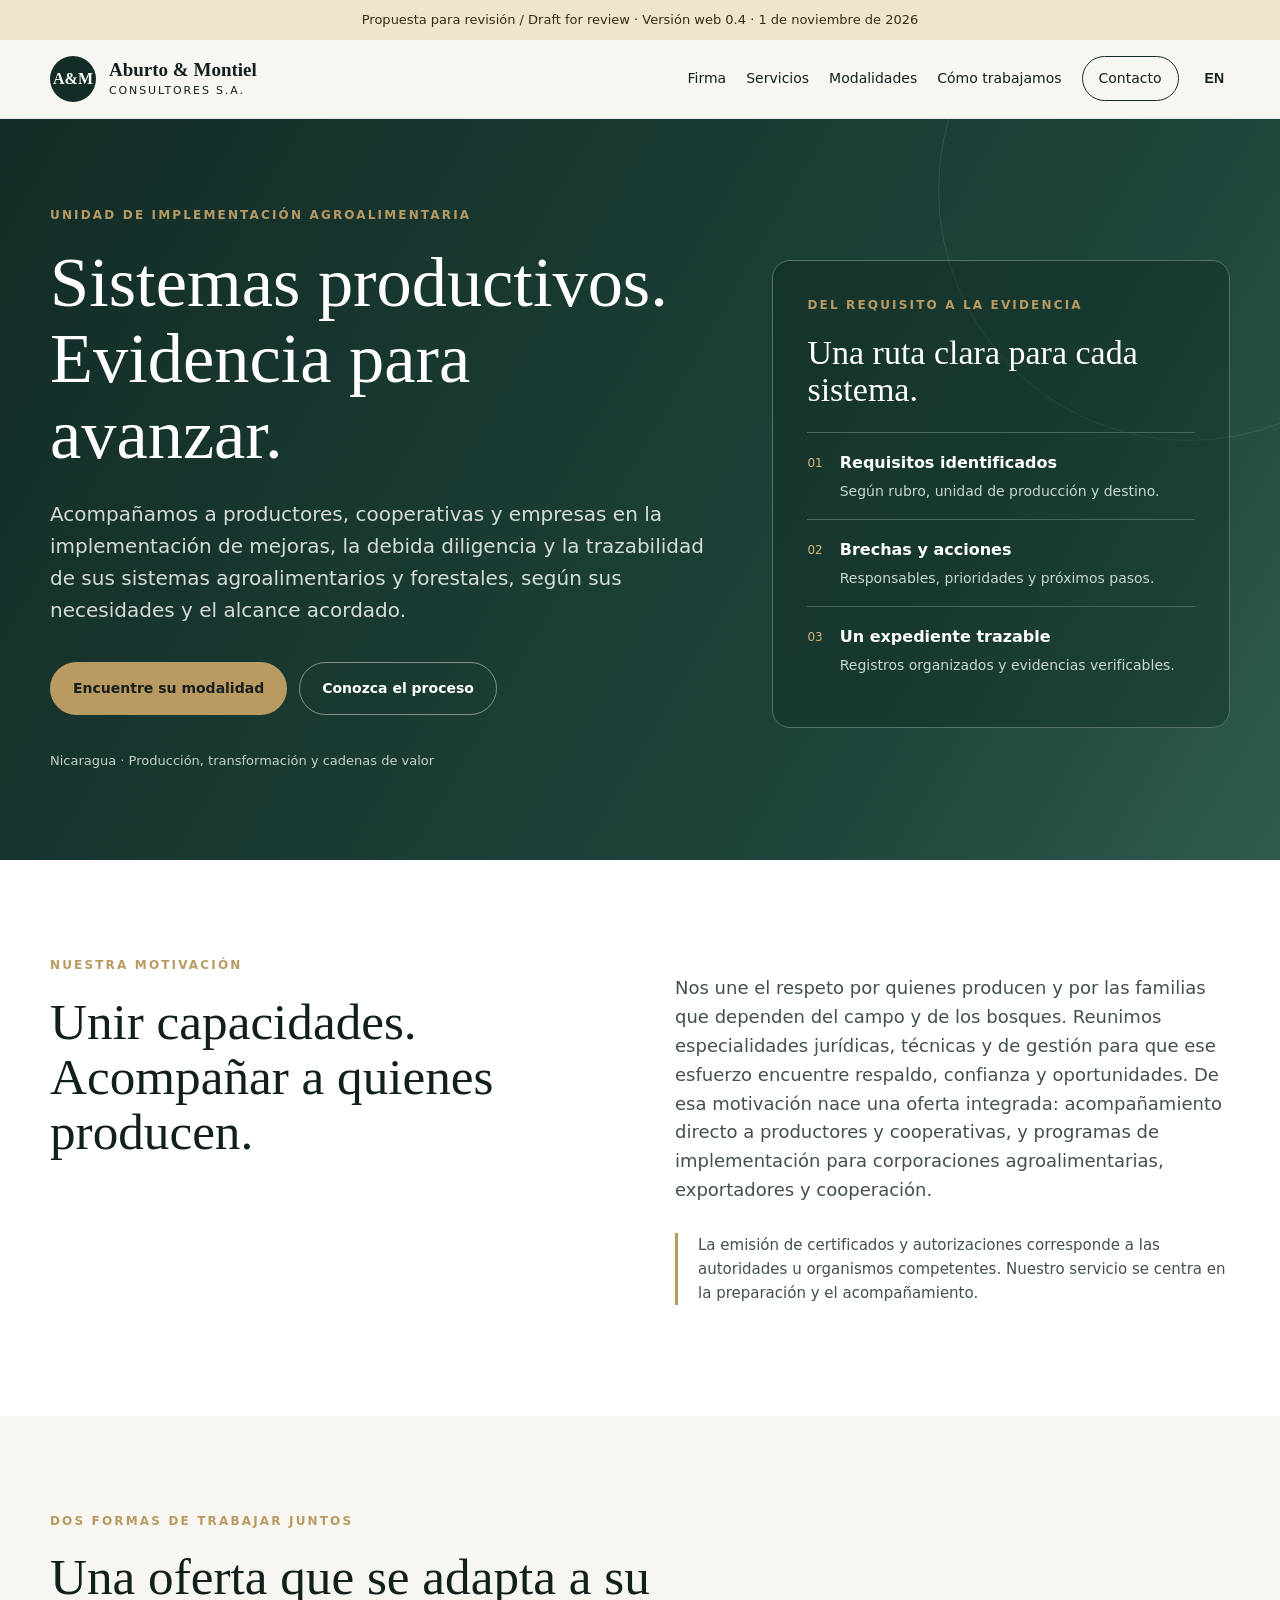
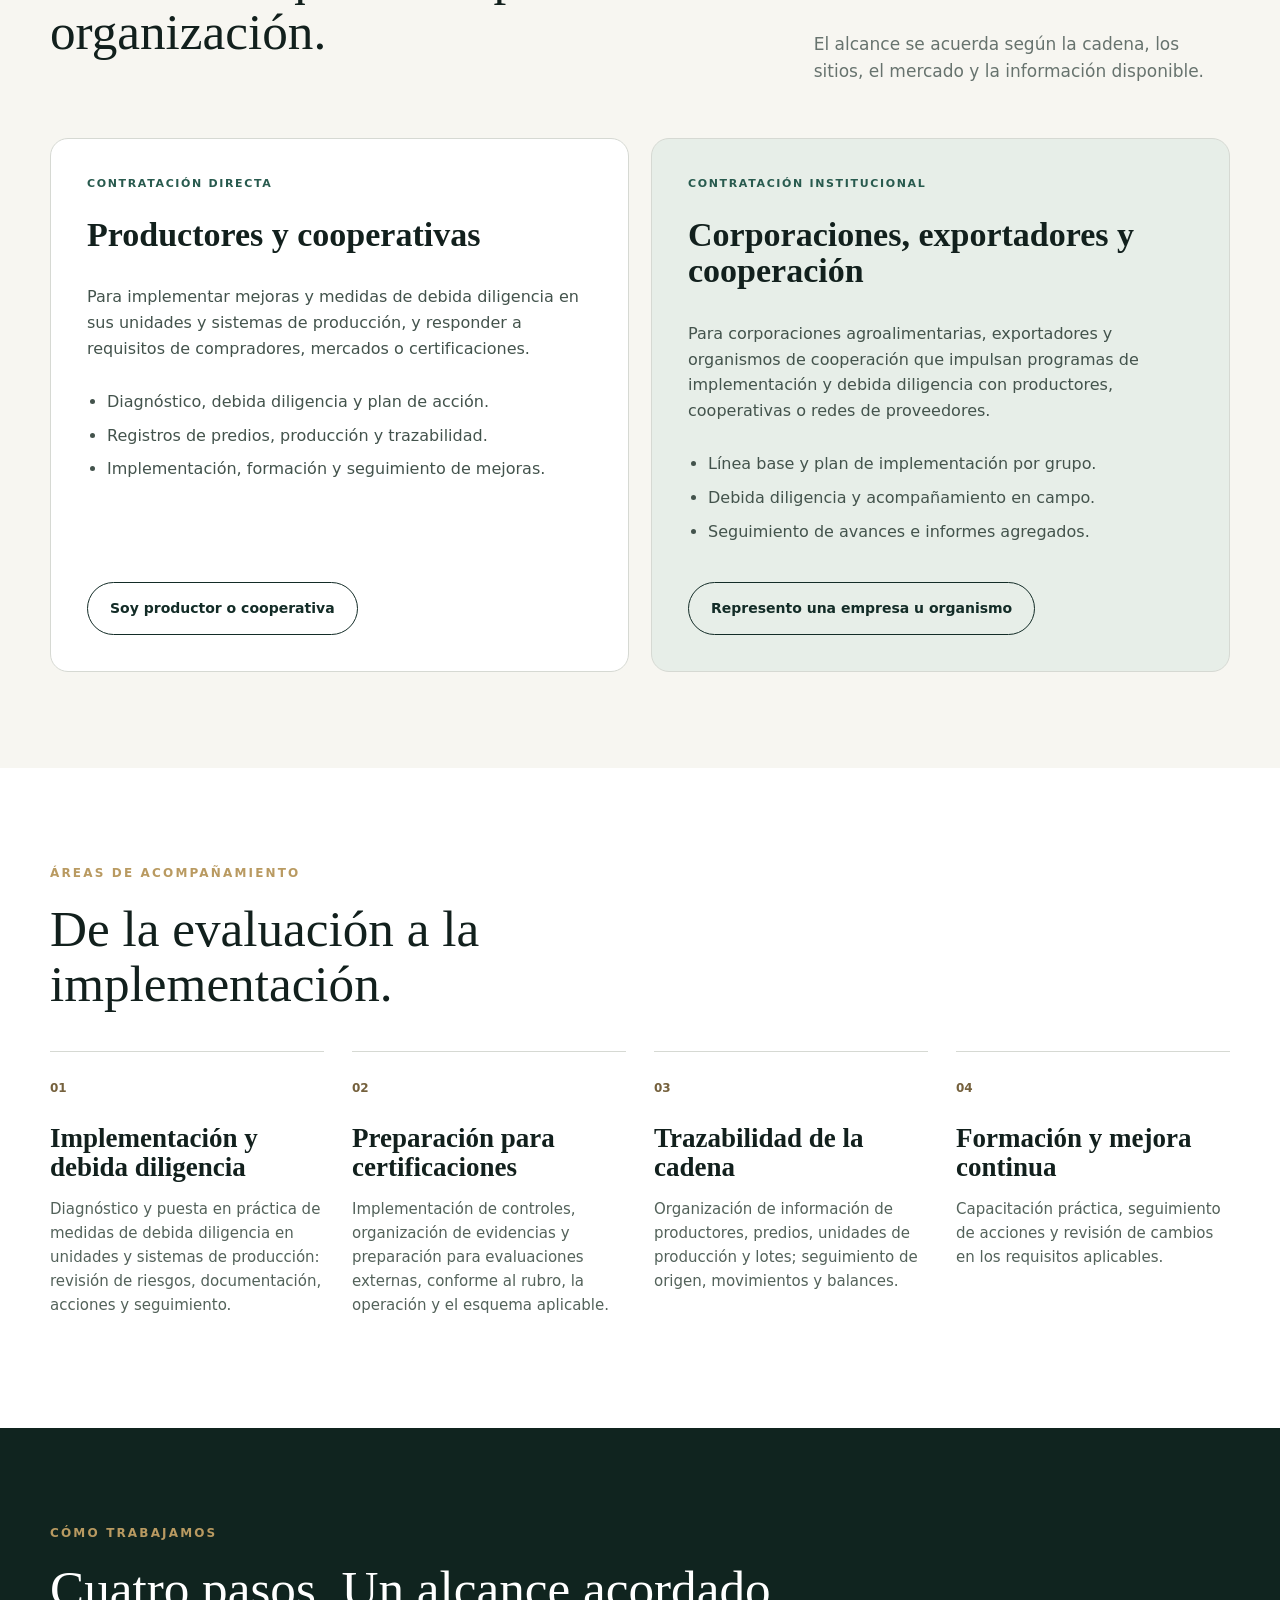
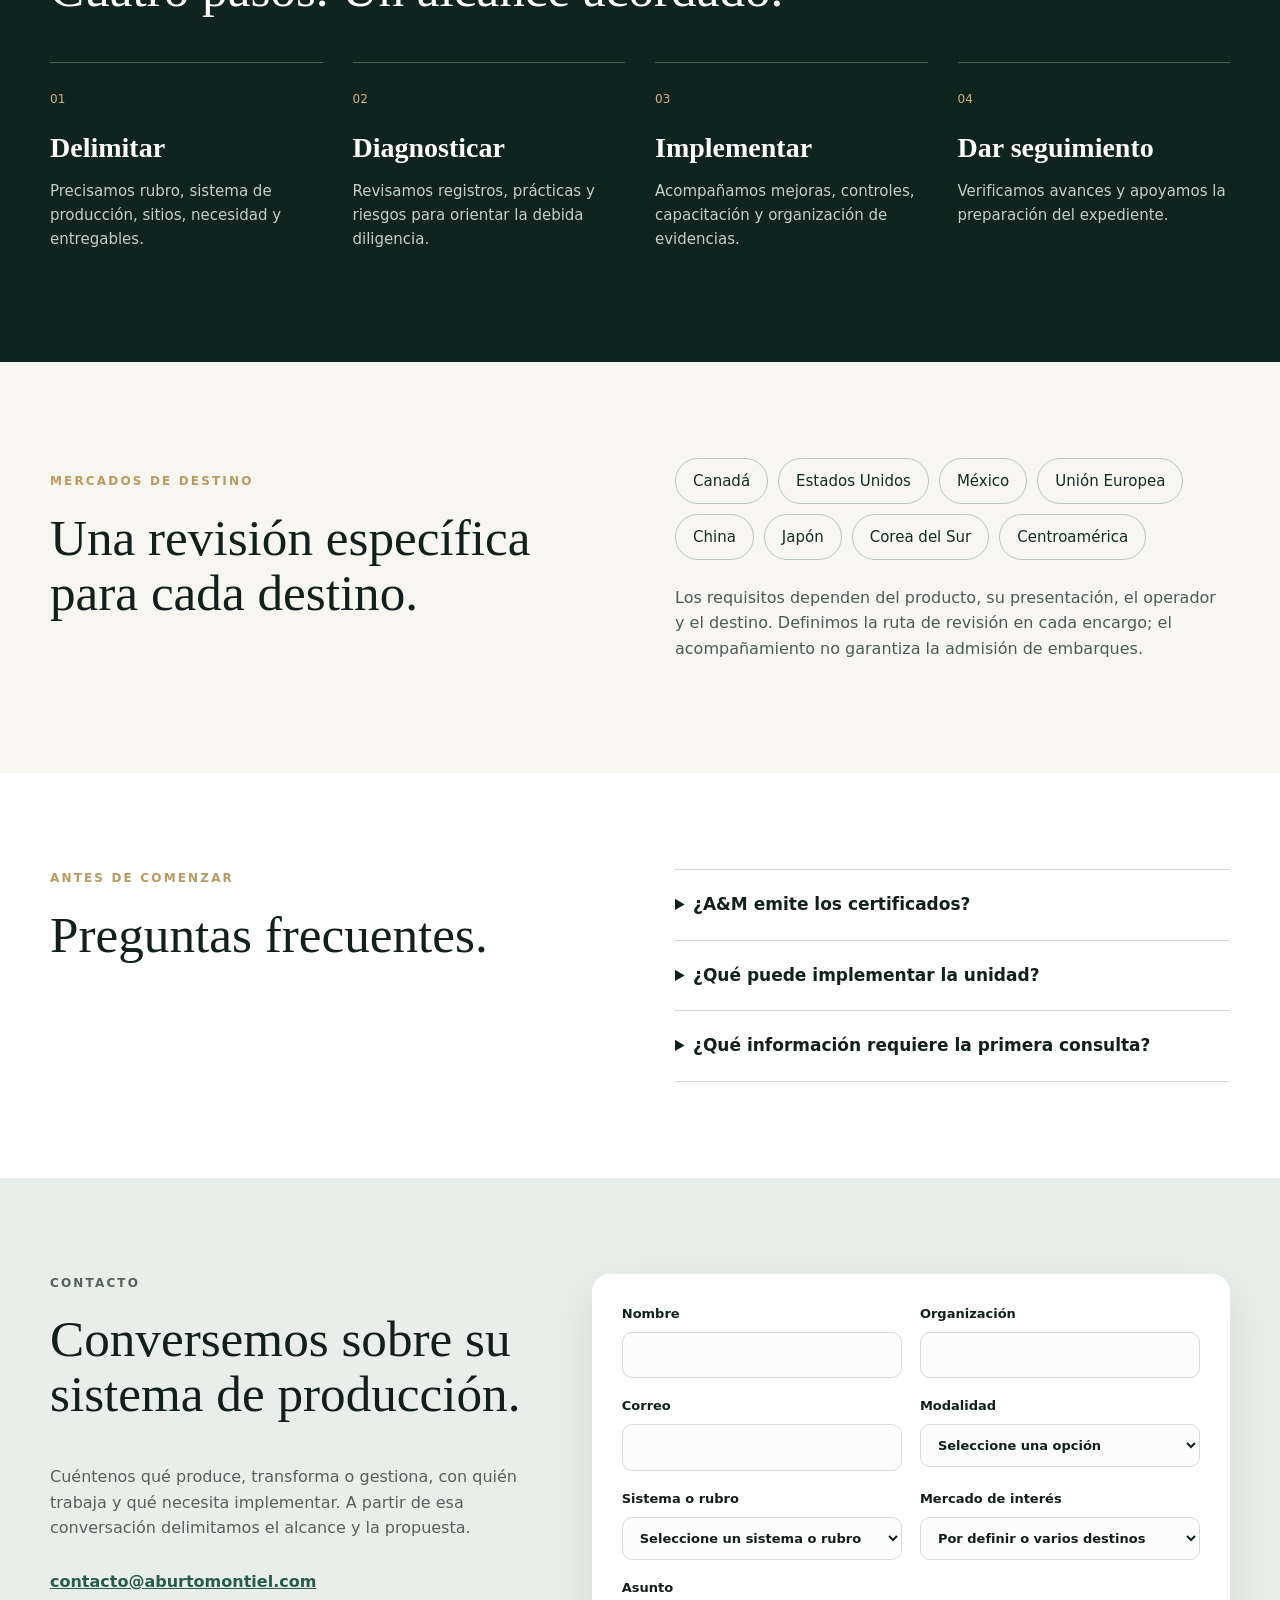
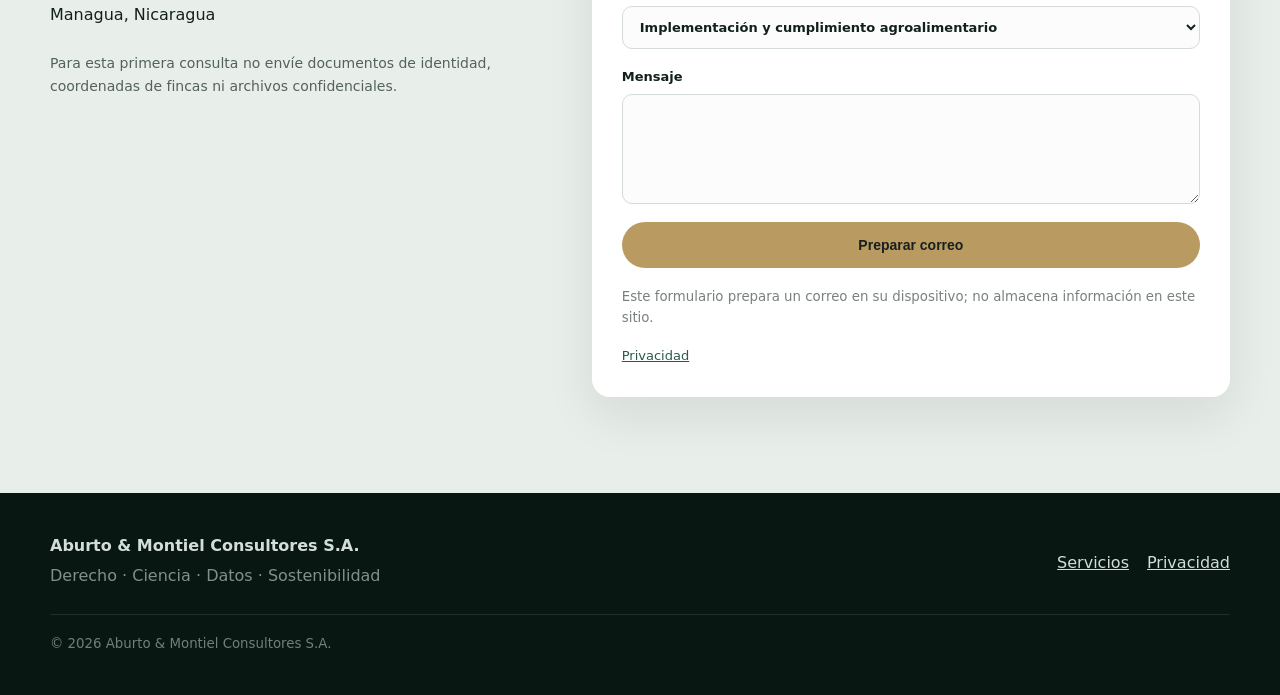
<file: preview/implementacion-agroalimentaria-v0.4.html>
<!doctype html>
<html lang="es"><head><meta charset="utf-8"><meta name="viewport" content="width=device-width,initial-scale=1">
<title>Unidad de Implementación Agroalimentaria | Aburto & Montiel</title>
<meta name="description" content="Implementación, debida diligencia y trazabilidad para sistemas agroalimentarios y forestales de Nicaragua.">
<link rel="canonical" href="https://aburtomontiel.com/agroalimentario.html">
<meta property="og:type" content="website">
<meta property="og:locale" content="es_NI">
<meta property="og:site_name" content="Aburto & Montiel Consultores S.A.">
<meta property="og:title" content="Unidad de Implementación Agroalimentaria | Aburto & Montiel">
<meta property="og:description" content="Implementación, debida diligencia y trazabilidad para sistemas agroalimentarios y forestales de Nicaragua.">
<meta property="og:url" content="https://aburtomontiel.com/agroalimentario.html">
<meta property="og:image" content="https://aburtomontiel.com/assets/og-cover.svg">
<meta name="twitter:card" content="summary">
<meta name="twitter:title" content="Unidad de Implementación Agroalimentaria | Aburto & Montiel">
<meta name="twitter:description" content="Implementación, debida diligencia y trazabilidad para sistemas agroalimentarios y forestales de Nicaragua.">
<meta name="robots" content="noindex,nofollow"><meta name="theme-color" content="#132c27">
<style>:root{--ink:#12201d;--deep:#132c27;--green:#285a4e;--mint:#dfeae5;--paper:#f7f6f1;--white:#fff;--gold:#b99a61;--line:#d6d9d3;--muted:#67736e;--max:1180px;--radius:18px;--shadow:0 18px 50px rgba(18,32,29,.09)}*{box-sizing:border-box}html{scroll-behavior:smooth}body{margin:0;font-family:Inter,ui-sans-serif,system-ui,-apple-system,BlinkMacSystemFont,"Segoe UI",sans-serif;color:var(--ink);background:var(--paper);line-height:1.6}.wrap{width:min(calc(100% - 40px),var(--max));margin:auto}.skip{position:absolute;left:-9999px}.skip:focus{left:20px;top:20px;z-index:999;background:#fff;padding:10px}.site-header{position:sticky;top:0;z-index:20;background:rgba(247,246,241,.93);backdrop-filter:blur(12px);border-bottom:1px solid rgba(18,32,29,.08)}.nav-wrap{min-height:78px;display:flex;align-items:center;justify-content:space-between}.brand{display:flex;align-items:center;gap:13px;text-decoration:none;color:inherit}.brand-mark{width:46px;height:46px;border-radius:50%;background:var(--deep);color:white;display:grid;place-items:center;font-family:Georgia,serif;font-weight:700}.brand-text{display:flex;flex-direction:column;line-height:1.05}.brand-text strong{font-family:Georgia,serif;font-size:19px}.brand-text small{font-size:11px;letter-spacing:.17em;text-transform:uppercase;margin-top:5px}.nav{display:flex;align-items:center;gap:23px}.nav a,.lang{color:inherit;text-decoration:none;font-size:14px}.nav a:hover{color:var(--green)}.nav-cta{padding:10px 16px;border:1px solid var(--deep);border-radius:999px}.lang{border:0;background:transparent;font-weight:700;cursor:pointer}.menu-btn{display:none}.hero{background:linear-gradient(120deg,var(--deep) 0%,#1e453b 72%,#2f5b4f 100%);color:white;padding:110px 0 88px;position:relative;overflow:hidden}.hero:after{content:"";position:absolute;width:500px;height:500px;border:1px solid rgba(255,255,255,.10);border-radius:50%;right:-160px;top:-180px}.hero-grid{display:grid;grid-template-columns:1.25fr .75fr;gap:70px;align-items:end}.eyebrow{text-transform:uppercase;letter-spacing:.18em;font-size:12px;font-weight:700;margin:0 0 18px;color:var(--gold)}h1,h2,h3{font-family:Georgia,"Times New Roman",serif;line-height:1.08;margin-top:0}h1{font-size:clamp(48px,6.1vw,82px);max-width:850px;margin-bottom:26px;font-weight:500}.lead{font-size:20px;max-width:720px;color:rgba(255,255,255,.82)}.actions{display:flex;gap:12px;margin:36px 0}.btn{display:inline-flex;align-items:center;justify-content:center;padding:14px 22px;border-radius:999px;border:1px solid transparent;text-decoration:none;font-weight:700;font-size:14px;cursor:pointer}.primary{background:var(--gold);color:#17201e}.ghost{border-color:rgba(255,255,255,.45);color:white}.hero-notes{display:flex;gap:26px;font-size:12px;text-transform:uppercase;letter-spacing:.12em;color:rgba(255,255,255,.62)}.hero-panel{border-left:1px solid rgba(255,255,255,.18);padding:20px 0 8px 30px}.hero-panel>p{font-size:12px;text-transform:uppercase;letter-spacing:.15em;color:#c9d8d3}.hero-panel h2{font-size:32px;font-weight:500}.hero-panel ul{padding-left:18px;color:#d7e2de}.hero-panel li{margin:10px 0}.section{padding:96px 0;background:var(--paper)}.light{background:white}.dark{background:#10241f;color:white}.two-col{display:grid;grid-template-columns:1fr 1fr;gap:70px}.section h2{font-size:clamp(36px,4vw,55px);font-weight:500}.prose{font-size:18px;color:#43504c}.principles{display:flex;flex-wrap:wrap;gap:9px;margin-top:28px}.principles span{border:1px solid var(--line);border-radius:999px;padding:8px 13px;font-size:13px;color:var(--ink)}.section-head{display:grid;grid-template-columns:1.25fr .75fr;gap:70px;align-items:end;margin-bottom:36px}.section-head p{color:var(--muted);font-size:17px}.cards{display:grid;grid-template-columns:repeat(4,1fr);gap:14px}.card{background:white;border:1px solid #e1e2dc;border-radius:var(--radius);padding:26px;min-height:270px;transition:.2s}.card:hover{transform:translateY(-3px);box-shadow:var(--shadow)}.card span{font-size:12px;color:var(--gold);font-weight:800}.card h3{font-size:24px;margin:35px 0 14px}.card p{color:#5a6662;font-size:14px}.sector-grid{display:grid;grid-template-columns:repeat(4,1fr);gap:1px;background:rgba(255,255,255,.12);margin-top:40px}.sector-grid>div{background:#10241f;padding:30px}.sector-grid strong{font-family:Georgia,serif;font-size:24px;font-weight:500}.sector-grid p{color:#adbbb6;font-size:14px}.knowledge-grid{display:grid;grid-template-columns:1.1fr .9fr;gap:70px;align-items:center}.knowledge-grid>div>p:not(.eyebrow){font-size:18px;color:var(--muted)}.insight-box{background:var(--mint);padding:38px;border-radius:var(--radius)}.insight-box span{font-size:12px;text-transform:uppercase;letter-spacing:.15em;color:var(--green);font-weight:800}.insight-box h3{font-size:31px;margin:12px 0}.contact{background:#e8eee9}.contact-grid{display:grid;grid-template-columns:.85fr 1.15fr;gap:70px}.contact p{color:#53625c}.contact-links{display:flex;flex-direction:column;gap:7px;margin-top:28px}.contact-links a{color:var(--green);font-weight:700}.contact-form{background:white;border-radius:var(--radius);padding:30px;display:grid;grid-template-columns:1fr 1fr;gap:18px;box-shadow:var(--shadow)}label{display:flex;flex-direction:column;gap:7px;font-size:13px;font-weight:700}input,select,textarea{width:100%;font:inherit;padding:12px 13px;border:1px solid #d5dcd8;border-radius:10px;background:#fbfcfb;color:var(--ink)}textarea{resize:vertical}.full{grid-column:1/-1}.contact-form small{color:#78817d}.footer{background:#091713;color:#d3ddd9;padding:40px 0}.footer-grid{display:grid;grid-template-columns:1fr auto;gap:22px;align-items:center}.footer p{margin:4px 0;color:#7f918a}.footer a{color:#d3ddd9;margin-left:18px}.footer small{grid-column:1/-1;color:#6f817a;border-top:1px solid #20312c;padding-top:18px}@media(max-width:900px){.menu-btn{display:block;background:transparent;border:1px solid #aab2ae;border-radius:999px;padding:9px 14px}.nav{display:none;position:absolute;left:0;right:0;top:78px;background:var(--paper);padding:22px 20px;border-bottom:1px solid var(--line);flex-direction:column;align-items:flex-start}.nav.open{display:flex}.hero-grid,.two-col,.section-head,.knowledge-grid,.contact-grid{grid-template-columns:1fr}.hero-panel{border-left:0;border-top:1px solid rgba(255,255,255,.18);padding:30px 0 0}.cards{grid-template-columns:repeat(2,1fr)}.sector-grid{grid-template-columns:repeat(2,1fr)}}@media(max-width:600px){.wrap{width:min(calc(100% - 28px),var(--max))}.brand-text strong{font-size:16px}.hero{padding:76px 0 62px}h1{font-size:45px}.lead{font-size:18px}.actions{flex-direction:column;align-items:stretch}.hero-notes{flex-wrap:wrap;gap:12px}.section{padding:70px 0}.cards,.sector-grid,.contact-form{grid-template-columns:1fr}.contact-form{padding:22px}.footer-grid{grid-template-columns:1fr}.footer a{margin:0 18px 0 0}}.profile-section{background:#f3f1ea}.profile-grid{display:grid;grid-template-columns:320px 1fr;gap:48px;align-items:center}.profile-visual{background:linear-gradient(180deg,#17352f 0%,#23483f 100%);color:#fff;border-radius:22px;min-height:320px;display:flex;flex-direction:column;justify-content:center;align-items:center;box-shadow:0 12px 30px rgba(0,0,0,.08);position:relative;overflow:hidden}.profile-visual::before{content:"";position:absolute;inset:18px;border:1px solid rgba(201,168,91,.45);border-radius:18px}.profile-monogram{position:relative;width:160px;height:120px;display:flex;align-items:center;justify-content:center;margin-bottom:18px}.mono-main{font-size:92px;line-height:1;font-family:Georgia,"Times New Roman",serif;color:#fff}.profile-label{margin:0;font-size:14px;letter-spacing:.08em;text-transform:uppercase;color:#d8d5c8;z-index:1}.profile-copy h2{margin-bottom:14px}.profile-name{margin:0 0 18px;font-size:28px;color:#17352f}.profile-copy p{margin:0 0 14px;color:#43504c}.profile-copy .eyebrow{color:var(--gold)}@media(max-width:900px){.profile-grid{grid-template-columns:1fr}.profile-visual{min-height:240px}}
.profile-links{display:flex;flex-wrap:wrap;gap:10px;margin-top:24px}.profile-links a{display:inline-flex;align-items:center;padding:9px 14px;border:1px solid var(--line);border-radius:999px;color:var(--green);text-decoration:none;font-size:13px;font-weight:800}.profile-links a:hover{background:#fff}.publications-head{margin-bottom:32px}.publication-grid{display:grid;grid-template-columns:repeat(2,1fr);gap:16px}.publication-card{border:1px solid #e1e2dc;border-radius:var(--radius);padding:28px;background:#fbfbf8;display:flex;flex-direction:column;min-height:300px}.publication-year{font-size:12px;font-weight:800;color:var(--gold)}.publication-type{margin:7px 0 20px;text-transform:uppercase;letter-spacing:.12em;font-size:11px;font-weight:800;color:var(--green)}.publication-card h3{font-size:25px;margin-bottom:16px}.publication-card>p:not(.publication-type){color:var(--muted);font-size:14px}.publication-card a{margin-top:auto;color:var(--green);font-weight:800;text-decoration:none}.publication-card a:hover{text-decoration:underline}.knowledge-bridge{margin-top:18px;background:var(--deep);color:#fff;border-radius:var(--radius);padding:30px 34px;display:flex;gap:30px;align-items:center;justify-content:space-between}.knowledge-bridge span{font-size:11px;text-transform:uppercase;letter-spacing:.15em;color:#c9d8d3;font-weight:800}.knowledge-bridge h3{font-size:31px;margin:8px 0}.knowledge-bridge p{margin:0;max-width:720px;color:#d7e2de}.knowledge-btn{background:var(--gold);color:#17201e;white-space:nowrap}@media(max-width:900px){.publication-grid{grid-template-columns:1fr}.knowledge-bridge{align-items:flex-start;flex-direction:column}}.academic-cta-row{display:flex;flex-wrap:wrap;gap:10px;margin:22px 0 6px}.academic-outline{border-color:var(--deep);color:var(--deep);background:transparent}.academic-outline:hover{background:var(--deep);color:#fff}.academic-hero{background:linear-gradient(120deg,var(--deep) 0%,#1e453b 80%);color:#fff;padding:86px 0 68px}.academic-hero h1{font-size:clamp(42px,5.4vw,68px);margin-bottom:20px}.academic-hero .lead{max-width:800px}.academic-nav{display:flex;flex-wrap:wrap;gap:10px;margin-top:28px}.academic-nav a{display:inline-flex;padding:9px 13px;border:1px solid rgba(255,255,255,.3);border-radius:999px;color:#fff;text-decoration:none;font-size:13px}.academic-section{padding:78px 0}.academic-section.alt{background:#fff}.academic-section h2{font-size:clamp(32px,4vw,48px);margin-bottom:14px}.academic-section .section-intro{max-width:840px;color:var(--muted);font-size:17px;margin-bottom:30px}.bibliography-list{display:grid;gap:14px}.bib-item{background:#fff;border:1px solid #e1e2dc;border-radius:var(--radius);padding:24px}.alt .bib-item{background:var(--paper)}.bib-meta{display:flex;flex-wrap:wrap;gap:8px;margin-bottom:10px}.bib-meta span{font-size:11px;text-transform:uppercase;letter-spacing:.11em;font-weight:800;color:var(--green)}.bib-item h3{font-size:24px;margin-bottom:10px}.bib-item p{margin:7px 0;color:#59645f}.bib-links{display:flex;flex-wrap:wrap;gap:12px;margin-top:14px}.bib-links a{color:var(--green);font-weight:800;text-decoration:none}.bib-links a:hover{text-decoration:underline}.academic-profiles{display:grid;grid-template-columns:repeat(3,1fr);gap:14px;margin-top:30px}.academic-profile{border:1px solid #dce1de;border-radius:var(--radius);padding:24px;background:#fff}.academic-profile strong{font-family:Georgia,serif;font-size:24px}.academic-profile p{color:var(--muted);font-size:14px}.academic-profile a{color:var(--green);font-weight:800;text-decoration:none}.research-note{border-left:4px solid var(--gold);padding:16px 20px;background:#f1eee5;border-radius:0 12px 12px 0;color:#46514d}.academic-footer-note{font-size:13px;color:var(--muted);margin-top:28px}@media(max-width:900px){.academic-profiles{grid-template-columns:1fr}}.leadership-intro{max-width:900px;margin-bottom:42px}.leadership-intro h2{margin-bottom:16px}.leadership-intro>p:not(.eyebrow){font-size:18px;color:var(--muted);max-width:820px}.leadership-list{display:grid;gap:42px}.leadership-profile{padding-bottom:42px;border-bottom:1px solid var(--line)}.leadership-profile:last-child{padding-bottom:0;border-bottom:0}.leadership-profile .profile-label{max-width:230px;text-align:center;line-height:1.45}.leadership-profile .profile-name{font-size:34px;margin-bottom:18px}@media(max-width:900px){.leadership-list{gap:34px}.leadership-profile{padding-bottom:34px}}
/* Agri-food service page. Shared brand tokens live in styles.css. */
.agro-hero{padding:86px 0 76px}.agro-hero .hero-grid{grid-template-columns:1.18fr .82fr;gap:64px;align-items:center}.agro-hero h1{font-size:clamp(46px,5.5vw,72px);max-width:760px}.agro-hero .eyebrow{max-width:620px;line-height:1.8}.agro-origin{font-size:13px;color:#c2d2cb}.agro-evidence{position:relative;z-index:1;padding:34px;border:1px solid #567366;border-radius:18px;background:rgba(10,31,25,.32)}.agro-evidence h2{font-size:34px;font-weight:500;margin-bottom:24px}.agro-evidence-row{display:flex;gap:17px;padding:17px 0;border-top:1px solid #49685b}.agro-evidence-row>span{color:#d4b47a;font-size:12px;padding-top:4px}.agro-evidence-row strong{font-weight:600;color:#fff}.agro-evidence-row p{font-size:14px;color:#c9d8d0;margin:4px 0 0}.agro-intro .two-col{align-items:start}.agro-scope-note{font-size:15px;border-left:3px solid var(--gold);padding-left:20px;margin-top:28px}.agro-mode-grid{display:grid;grid-template-columns:1fr 1fr;gap:22px}.agro-mode{padding:36px;border:1px solid var(--line);border-radius:18px;background:#fff;display:flex;flex-direction:column;align-items:flex-start}.agro-mode-institution{background:#e7eee8}.agro-label{font-size:11px;letter-spacing:.15em;text-transform:uppercase;color:var(--green);font-weight:700;margin:0 0 24px}.agro-mode h3{font-size:34px;margin-bottom:15px}.agro-mode p:not(.agro-label),.agro-mode li{color:#43534c}.agro-mode ul{padding-left:20px;margin:4px 0 30px}.agro-mode li{margin:8px 0}.agro-mode .btn{margin-top:auto;text-align:center}.agro-section-title{max-width:760px;margin-bottom:40px}.agro-service-grid{display:grid;grid-template-columns:repeat(4,1fr);gap:28px}.agro-service{border-top:1px solid var(--line);padding-top:22px}.agro-index{font-size:12px;color:#75613d;font-weight:700}.agro-service h3{font-size:27px;margin:24px 0 15px}.agro-service p{font-size:15px;color:#53625a}.agro-method h2{max-width:800px}.agro-steps{list-style:none;counter-reset:steps;display:grid;grid-template-columns:repeat(4,1fr);gap:30px;padding:0;margin:45px 0 0}.agro-steps li{counter-increment:steps;border-top:1px solid #496156;padding-top:22px}.agro-steps li:before{content:"0" counter(steps);font-size:12px;color:#d0b078}.agro-steps h3{font-size:28px;margin:23px 0 14px}.agro-steps p{font-size:15px;color:#c1d0c7}.agro-market-list{display:flex;flex-wrap:wrap;list-style:none;padding:0;gap:10px;margin:0 0 25px}.agro-market-list li{padding:10px 17px;border:1px solid #b9c6bc;border-radius:999px;color:var(--deep);font-size:15px}.agro-market-note{color:#4b5c52;font-size:16px}.agro-markets .two-col{align-items:center}.agro-faq details{border-bottom:1px solid var(--line);padding:22px 0}.agro-faq details:first-child{border-top:1px solid var(--line)}.agro-faq summary{cursor:pointer;font-weight:600;font-size:17px;line-height:1.5}.agro-faq details p{font-size:16px;color:#53625a;margin:15px 0 0}.agro-contact-note{font-size:14px;margin-top:25px}.agro-privacy{font-size:13px;color:var(--green)}.agro-page :is(a,button,input,select,textarea,summary):focus-visible{outline:3px solid #8c6a2d;outline-offset:5px}.agro-page [id]{scroll-margin-top:105px}.agro-home-card{grid-column:span 2;min-height:250px;background:#e7eee8}.agro-home-card h3{margin-top:25px}.agro-home-card a{color:var(--deep);font-weight:700;text-underline-offset:4px}.agro-home-card p{max-width:600px}
@media(min-width:901px){.agro-page .nav{gap:20px}}
@media(max-width:1000px){.agro-service-grid{grid-template-columns:repeat(2,1fr)}}
@media(max-width:900px){.agro-hero .hero-grid{grid-template-columns:1fr;gap:38px}.agro-hero{padding:65px 0}.agro-steps{grid-template-columns:repeat(2,1fr)}.agro-mode{padding:28px}.agro-mode h3{font-size:30px}}
@media(max-width:600px){.agro-mode-grid,.agro-service-grid,.agro-steps{grid-template-columns:1fr}.agro-evidence{padding:25px}.agro-hero h1{font-size:44px}.agro-evidence h2{font-size:30px}.agro-mode{padding:25px}.agro-home-card{grid-column:auto}.agro-mode .btn{width:100%}.agro-page .eyebrow{letter-spacing:.12em}.agro-page .section h2{font-size:36px}}
@media(prefers-reduced-motion:reduce){html{scroll-behavior:auto}.card{transition:none}.card:hover{transform:none}}

.agro-page .contact-grid>*,.agro-page .contact-form>*,.agro-page .hero-grid>*{min-width:0}.agro-page input,.agro-page select,.agro-page textarea{min-width:0}
</style>
</head>
<body class="agro-page"><div role="note" style="padding:10px 20px;background:#f0e5cb;color:#382c16;text-align:center;font-size:13px;line-height:1.5">Propuesta para revisión / Draft for review · Versión web 0.4 · 1 de noviembre de 2026</div><a class="skip" href="#contenido">Saltar al contenido</a><header class="site-header"><div class="wrap nav-wrap"><a class="brand" href="https://aburtomontiel.com/" aria-label="Aburto & Montiel Consultores S.A."><span class="brand-mark">A&M</span><span class="brand-text"><strong>Aburto & Montiel</strong><small>Consultores S.A.</small></span></a><button class="menu-btn" aria-expanded="false" aria-controls="nav">Menú</button><nav id="nav" class="nav" aria-label="Navegación principal"><a href="https://aburtomontiel.com/" data-i18n="navFirm">Firma</a><a href="https://aburtomontiel.com/" data-i18n="navServices">Servicios</a><a href="#modalidades" data-i18n="agNavModes">Modalidades</a><a href="#metodo" data-i18n="agNavMethod">Cómo trabajamos</a><a href="#contacto" class="nav-cta" data-i18n="navContact">Contacto</a><button id="langToggle" class="lang" type="button" aria-label="Cambiar idioma">EN</button></nav></div></header>
<main id="contenido">
<section class="hero agro-hero"><div class="wrap hero-grid">
<div><p class="eyebrow" data-i18n="agEyebrow">Unidad de Implementación Agroalimentaria</p>
<h1 data-i18n="agTitle">Sistemas productivos. Evidencia para avanzar.</h1>
<p class="lead" data-i18n="agLead">Acompañamos a productores, cooperativas y empresas en la implementación de mejoras, la debida diligencia y la trazabilidad de sus sistemas agroalimentarios y forestales, según sus necesidades y el alcance acordado.</p>
<div class="actions"><a class="btn primary" href="#modalidades" data-i18n="agChoose">Encuentre su modalidad</a><a class="btn ghost" href="#metodo" data-i18n="agSeeMethod">Conozca el proceso</a></div>
<p class="agro-origin" data-i18n="agOrigin">Nicaragua · Producción, transformación y cadenas de valor</p></div>
<aside class="agro-evidence" aria-labelledby="evidenceTitle"><p class="eyebrow" data-i18n="agEvidenceEyebrow">Del requisito a la evidencia</p><h2 id="evidenceTitle" data-i18n="agEvidenceTitle">Una ruta clara para cada sistema.</h2>
<div class="agro-evidence-row"><span aria-hidden="true">01</span><div><strong data-i18n="agEv1">Requisitos identificados</strong><p data-i18n="agEv1p">Según rubro, unidad de producción y destino.</p></div></div>
<div class="agro-evidence-row"><span aria-hidden="true">02</span><div><strong data-i18n="agEv2">Brechas y acciones</strong><p data-i18n="agEv2p">Responsables, prioridades y próximos pasos.</p></div></div>
<div class="agro-evidence-row"><span aria-hidden="true">03</span><div><strong data-i18n="agEv3">Un expediente trazable</strong><p data-i18n="agEv3p">Registros organizados y evidencias verificables.</p></div></div>
</aside></div></section>
<section class="section light agro-intro"><div class="wrap two-col"><div><p class="eyebrow" data-i18n="agFocus">Nuestra motivación</p><h2 data-i18n="agFocusTitle">Unir capacidades. Acompañar a quienes producen.</h2></div><div class="prose"><p data-i18n="agFocusP">Nos une el respeto por quienes producen y por las familias que dependen del campo y de los bosques. Reunimos especialidades jurídicas, técnicas y de gestión para que ese esfuerzo encuentre respaldo, confianza y oportunidades. De esa motivación nace una oferta integrada: acompañamiento directo a productores y cooperativas, y programas de implementación para corporaciones agroalimentarias, exportadores y cooperación.</p><p class="agro-scope-note" data-i18n="agBoundary">La emisión de certificados y autorizaciones corresponde a las autoridades u organismos competentes. Nuestro servicio se centra en la preparación y el acompañamiento.</p></div></div></section>
<section id="modalidades" class="section"><div class="wrap"><p class="eyebrow" data-i18n="agModesEyebrow">Dos formas de trabajar juntos</p><div class="section-head"><h2 data-i18n="agModesTitle">Una oferta que se adapta a su organización.</h2><p data-i18n="agModesP">El alcance se acuerda según la cadena, los sitios, el mercado y la información disponible.</p></div>
<div class="agro-mode-grid">
<article class="agro-mode"><p class="agro-label" data-i18n="agDirectLabel">Contratación directa</p><h3 data-i18n="agDirectTitle">Productores y cooperativas</h3><p data-i18n="agDirectP">Para implementar mejoras y medidas de debida diligencia en sus unidades y sistemas de producción, y responder a requisitos de compradores, mercados o certificaciones.</p><ul><li data-i18n="agDirect1">Diagnóstico, debida diligencia y plan de acción.</li><li data-i18n="agDirect2">Registros de predios, producción y trazabilidad.</li><li data-i18n="agDirect3">Implementación, formación y seguimiento de mejoras.</li></ul><a class="btn academic-outline" href="#contacto" data-inquiry="directa" data-i18n="agDirectCta">Soy productor o cooperativa</a></article>
<article class="agro-mode agro-mode-institution"><p class="agro-label" data-i18n="agInstLabel">Contratación institucional</p><h3 data-i18n="agInstTitle">Corporaciones, exportadores y cooperación</h3><p data-i18n="agInstP">Para corporaciones agroalimentarias, exportadores y organismos de cooperación que impulsan programas de implementación y debida diligencia con productores, cooperativas o redes de proveedores.</p><ul><li data-i18n="agInst1">Línea base y plan de implementación por grupo.</li><li data-i18n="agInst2">Debida diligencia y acompañamiento en campo.</li><li data-i18n="agInst3">Seguimiento de avances e informes agregados.</li></ul><a class="btn academic-outline" href="#contacto" data-inquiry="institucional" data-i18n="agInstCta">Represento una empresa u organismo</a></article>
</div></div></section>
<section class="section light"><div class="wrap"><p class="eyebrow" data-i18n="agServicesEyebrow">Áreas de acompañamiento</p><h2 class="agro-section-title" data-i18n="agServicesTitle">De la evaluación a la implementación.</h2><div class="agro-service-grid">
<article class="agro-service"><span class="agro-index">01</span><h3 data-i18n="agS1">Implementación y debida diligencia</h3><p data-i18n="agS1p">Diagnóstico y puesta en práctica de medidas de debida diligencia en unidades y sistemas de producción: revisión de riesgos, documentación, acciones y seguimiento.</p></article><article class="agro-service"><span class="agro-index">02</span><h3 data-i18n="agS2">Preparación para certificaciones</h3><p data-i18n="agS2p">Implementación de controles, organización de evidencias y preparación para evaluaciones externas, conforme al rubro, la operación y el esquema aplicable.</p></article><article class="agro-service"><span class="agro-index">03</span><h3 data-i18n="agS3">Trazabilidad de la cadena</h3><p data-i18n="agS3p">Organización de información de productores, predios, unidades de producción y lotes; seguimiento de origen, movimientos y balances.</p></article><article class="agro-service"><span class="agro-index">04</span><h3 data-i18n="agS4">Formación y mejora continua</h3><p data-i18n="agS4p">Capacitación práctica, seguimiento de acciones y revisión de cambios en los requisitos aplicables.</p></article>
</div></div></section>
<section id="metodo" class="section dark agro-method"><div class="wrap"><p class="eyebrow" data-i18n="agMethodEyebrow">Cómo trabajamos</p><h2 data-i18n="agMethodTitle">Cuatro pasos. Un alcance acordado.</h2><ol class="agro-steps">
<li><h3 data-i18n="agStep1">Delimitar</h3><p data-i18n="agStep1p">Precisamos rubro, sistema de producción, sitios, necesidad y entregables.</p></li><li><h3 data-i18n="agStep2">Diagnosticar</h3><p data-i18n="agStep2p">Revisamos registros, prácticas y riesgos para orientar la debida diligencia.</p></li><li><h3 data-i18n="agStep3">Implementar</h3><p data-i18n="agStep3p">Acompañamos mejoras, controles, capacitación y organización de evidencias.</p></li><li><h3 data-i18n="agStep4">Dar seguimiento</h3><p data-i18n="agStep4p">Verificamos avances y apoyamos la preparación del expediente.</p></li>
</ol></div></section>
<section class="section agro-markets"><div class="wrap two-col"><div><p class="eyebrow" data-i18n="agMarketsEyebrow">Mercados de destino</p><h2 data-i18n="agMarketsTitle">Una revisión específica para cada destino.</h2></div><div><ul class="agro-market-list" aria-label="Mercados meta"><li data-i18n="agCA">Canadá</li><li data-i18n="agUS">Estados Unidos</li><li data-i18n="agMX">México</li><li data-i18n="agEU">Unión Europea</li><li data-i18n="agCN">China</li><li data-i18n="agJP">Japón</li><li data-i18n="agKR">Corea del Sur</li><li data-i18n="agCentralAmerica">Centroamérica</li></ul><p class="agro-market-note" data-i18n="agMarketsP">Los requisitos dependen del producto, su presentación, el operador y el destino. Definimos la ruta de revisión en cada encargo; el acompañamiento no garantiza la admisión de embarques.</p></div></div></section>
<section class="section light agro-faq"><div class="wrap two-col"><div><p class="eyebrow" data-i18n="agFaqEyebrow">Antes de comenzar</p><h2 data-i18n="agFaqTitle">Preguntas frecuentes.</h2></div><div>
<details><summary data-i18n="agQ1">¿A&M emite los certificados?</summary><p data-i18n="agQ1p">A&M acompaña la preparación, la implementación y la organización de evidencias. La decisión y emisión corresponden a la autoridad u organismo certificador competente.</p></details><details><summary data-i18n="agQ2">¿Qué puede implementar la unidad?</summary><p data-i18n="agQ2p">Apoyamos la implementación de controles, trazabilidad, medidas de debida diligencia y preparación para certificaciones en sistemas agroalimentarios y forestales, incluidos los sistemas agroforestales. El diagnóstico define las prioridades, los entregables y el alcance de cada encargo.</p></details><details><summary data-i18n="agQ3">¿Qué información requiere la primera consulta?</summary><p data-i18n="agQ3p">Basta indicar su organización, rubro o sistema de producción, mercado de interés si está definido y necesidad. La documentación detallada se solicita después de delimitar el encargo y acordar su tratamiento confidencial.</p></details>
</div></div></section>
<section id="contacto" class="section contact"><div class="wrap contact-grid"><div><p class="eyebrow" data-i18n="contactEyebrow">Contacto</p><h2 data-i18n="agContactTitle">Conversemos sobre su sistema de producción.</h2><p data-i18n="agContactP">Cuéntenos qué produce, transforma o gestiona, con quién trabaja y qué necesita implementar. A partir de esa conversación delimitamos el alcance y la propuesta.</p><div class="contact-links"><a id="emailLink" href="mailto:contacto@aburtomontiel.com">contacto@aburtomontiel.com</a><a id="whatsappLink" href="#" target="_blank" rel="noopener">WhatsApp</a><span>Managua, Nicaragua</span></div><p class="agro-contact-note" data-i18n="agContactNote">Para esta primera consulta no envíe documentos de identidad, coordenadas de fincas ni archivos confidenciales.</p></div>
<form id="contactForm" class="contact-form">
<label><span data-i18n="fName">Nombre</span><input name="name" required autocomplete="name" maxlength="150"></label>
<label><span data-i18n="fOrg">Organización</span><input name="organization" autocomplete="organization" maxlength="200"></label>
<label><span data-i18n="fEmail">Correo</span><input type="email" name="email" required autocomplete="email" maxlength="254"></label>
<label><span data-i18n="agModeField">Modalidad</span><select name="modality"><option value="" data-i18n="agSelectMode">Seleccione una opción</option><option value="directa" data-i18n="agModeDirect">Productor o cooperativa</option><option value="institucional" data-i18n="agModeInst">Corporación, exportador u organismo</option><option value="por-definir" data-i18n="agModeUnsure">Por definir</option></select></label>
<label><span data-i18n="agProductField">Sistema o rubro</span><select name="product"><option value="" data-i18n="agSelectProduct">Seleccione un sistema o rubro</option><option value="sistema-agroalimentario" data-i18n="agSystem">Sistema agroalimentario</option><option value="agricola" data-i18n="agAgriculture">Producción agrícola</option><option value="pecuario" data-i18n="agLivestock">Producción pecuaria</option><option value="pesca-acuicultura" data-i18n="agAquaculture">Pesca y acuicultura</option><option value="transformacion" data-i18n="agProcessing">Transformación y alimentos</option><option value="forestal-agroforestal" data-i18n="agForestry">Forestal y agroforestal</option><option value="varios" data-i18n="agMultiple">Varios sistemas o rubros</option><option value="otro" data-i18n="agEmerging">Otro rubro actual o emergente</option></select></label>
<label><span data-i18n="agMarketField">Mercado de interés</span><select name="market"><option value="" data-i18n="agSelectMarket">Por definir o varios destinos</option><option value="Canadá" data-i18n="agCA">Canadá</option><option value="Estados Unidos" data-i18n="agUS">Estados Unidos</option><option value="México" data-i18n="agMX">México</option><option value="Unión Europea" data-i18n="agEU">Unión Europea</option><option value="China" data-i18n="agCN">China</option><option value="Japón" data-i18n="agJP">Japón</option><option value="Corea del Sur" data-i18n="agKR">Corea del Sur</option><option value="Centroamérica" data-i18n="agCentralAmerica">Centroamérica</option></select></label>
<label class="full"><span data-i18n="fSubject">Asunto</span><select name="subject"><option value="Implementación agroalimentaria" data-i18n="agSubject1">Implementación y cumplimiento agroalimentario</option><option value="Trazabilidad de sistemas y cadenas" data-i18n="agSubject2">Trazabilidad de sistemas y cadenas</option><option value="Programa institucional agroalimentario" data-i18n="agSubject3">Programa institucional</option><option value="Debida diligencia" data-i18n="agSubject4">Debida diligencia</option><option value="Diagnóstico agroalimentario" data-i18n="agSubject5">Diagnóstico inicial</option></select></label>
<label class="full"><span data-i18n="fMessage">Mensaje</span><textarea name="message" rows="4" required maxlength="3000"></textarea></label>
<button class="btn primary full" type="submit" data-i18n="fSend">Preparar correo</button><small class="full" data-i18n="privacyNote">Este formulario prepara un correo en su dispositivo; no almacena información en este sitio.</small><a class="agro-privacy full" href="https://aburtomontiel.com/privacidad.html" data-i18n="privacy">Privacidad</a>
</form></div></section></main>
<footer class="footer"><div class="wrap footer-grid"><div><strong>Aburto & Montiel Consultores S.A.</strong><p data-i18n="footerTag">Derecho · Ciencia · Datos · Sostenibilidad</p></div><div><a href="https://aburtomontiel.com/" data-i18n="navServices">Servicios</a><a href="https://aburtomontiel.com/privacidad.html" data-i18n="privacy">Privacidad</a></div><small>© <span id="year"></span> Aburto & Montiel Consultores S.A.</small></div></footer><script>(function(){if(document.documentElement.dataset.agroPreviewReady==="1")return;document.documentElement.dataset.agroPreviewReady="1";
const CONFIG={email:"contacto@aburtomontiel.com",whatsapp:"",company:"Aburto & Montiel Consultores S.A."};
const translations={en:{navFirm:"Firm",navDirection:"Leadership",navServices:"Services",navSectors:"Sectors",navKnowledge:"Publications",navContact:"Contact",eyebrow:"Evidence-based legal, climate and strategic consulting",heroTitle:"Law, science and data for decisions that endure.",heroLead:"We support companies, institutions and organizations on regulatory, environmental and climate matters with technically sound and legally defensible solutions.",ctaTalk:"Let's talk",ctaServices:"View services",panelKicker:"Strategic areas",panelTitle:"Compliance, climate transition and risk management.",panel1:"GHG inventories and MRV · Scopes 1, 2 and 3",panel2:"Environmental, agricultural and regulatory law",panel3:"Carbon markets and climate policy",panel4:"Supply chains and due diligence",firmEyebrow:"The firm",firmTitle:"Evidence-based legal, climate and strategic consulting.",firmP1:"Aburto & Montiel Consultores S.A. combines legal analysis, environmental management, sustainability, applied research and data tools to turn complex obligations into executable decisions.",firmP2:"Our method is straightforward: understand the rule, verify the evidence, measure the risk and design a solution proportional to the problem.",principle1:"Rigor",principle2:"Traceability",principle3:"Confidentiality",principle4:"Applicability",servicesEyebrow:"Services",servicesTitle:"Integrated capabilities for problems that do not fit within a single discipline.",servicesIntro:"Each service may be contracted independently or integrated into a compliance and sustainability roadmap.",s1t:"Regulatory and administrative law",s1p:"Regulatory analysis, compliance, administrative procedures, procurement and institutional legal support.",s2t:"Environmental and climate law",s2p:"Environmental regulation, climate change, adaptation, mitigation, policy instruments and legal risk.",s3t:"GHG, MRV and carbon footprint",s3p:"Corporate inventories, Scopes 1–2–3, MRV design, emission sources, factors, controls and reduction roadmaps.",s4t:"Carbon markets",s4p:"Regulatory due diligence, institutional architecture, traceability, project analysis and integrity risks.",s5t:"Agricultural and food law",s5p:"Family farming, food chains, tenure, innovation, climate adaptation and rural development.",s6t:"Sustainable supply chains",s6p:"Risk mapping, suppliers, traceability, ESG criteria, due diligence and market requirements.",s7t:"Research and strategic analysis",s7p:"Comparative studies, regulatory matrices, applied research, diagnostics and decision-support documents.",s8t:"Executive training",s8p:"Workshops and training for executive, legal, technical and sustainability teams.",sectorsEyebrow:"Sectors",sectorsTitle:"Experience where regulation, territory and operations meet.",sec1:"Energy and fuels",sec1p:"GHG, supply chain, environmental compliance and climate transition.",sec2:"Agriculture and food",sec2p:"Production, adaptation, traceability, trade and sustainability.",sec3:"Public sector",sec3p:"Regulatory architecture, procedures, procurement and decision systems.",sec4:"Cooperation and academia",sec4p:"Research, climate projects, training and institutional partnerships.",knowledgeEyebrow:"Publications and research",knowledgeTitle:"Specialization is demonstrated through research, publications and academic participation.",knowledgeP:"A&M connects consulting practice with verifiable academic production in agricultural law, climate change, agri-food chains and sustainability.",pubTypeArticle:"Scientific article",pubTypeCongress:"International congress",pubTypeConference:"International conference",viewPublication:"View publication",viewProgram:"View program",blogEyebrow:"Specialized outreach",blogDescription:"Specialized blog on agricultural law, family farming, climate change and sustainable agri-food systems in Nicaragua.",visitBlog:"Visit the blog",contactEyebrow:"Contact",contactTitle:"Let's understand the problem before selling a solution.",contactP:"Tell us briefly about the matter, your organization and the outcome you need. The first conversation is used to define scope, information and next steps.",fName:"Name",fOrg:"Organization",fEmail:"Email",fSubject:"Subject",fMessage:"Message",fSend:"Prepare email",privacyNote:"This form prepares an email on your device; it does not store information on this website.",footerTag:"Law · Science · Data · Sustainability",privacy:"Privacy",footerContact:"Contact",mapsLink:"View on Google Maps",profileLabel:"Professional leadership",profileEyebrow:"Professional leadership",leadershipTitle:"Complementary expertise for legal, climate, financial and management decisions.",leadershipIntro:"A&M’s professional leadership brings together specialized profiles combining legal analysis, research, sustainability, finance and executive experience.",manuelRole:"Partner · Legal and academic leadership",rodmanRole:"Partner · Finance and management",profileTitle:"Law, academia and applied research for complex decisions.",profileP1:"Attorney and notary, university professor and consultant specializing in administrative, environmental, agricultural and climate law.",profileP2:"His professional practice combines rigorous legal analysis, teaching and applied research with sustainability, regulatory management and data tools to support complex decisions.",profileP3:"He has developed studies, projects and working methodologies on regulation, public procurement, carbon markets, climate change, family farming and sustainable supply chains.",rodmanP1:"Financial and management specialist with experience in accounting, administration, industrial operations, planning and continuous improvement. His practice focuses on financial analysis, cost control, operational efficiency and business decision support.",rodmanP2:"He has developed experience in administrative advisory, general accounting, operations leadership and plant management, connecting financial perspective with operational execution and performance control.",rodmanP3:"His competencies include finance, accounting, project management, strategic marketing and negotiation. His track record includes industrial modernization, cost reduction, waste management, variability control and organizational performance improvement.",orcidLink:"ORCID",blogLink:"Academic blog · Café en el Campo"}};
Object.assign(translations.en,{"agNavModes":"Engagement options","agNavMethod":"Our approach","agEyebrow":"Agri-food Certification and Compliance Unit","agTitle":"Coffee and cocoa. Evidence to move forward.","agLead":"We support Nicaragua’s coffee and cocoa supply chains in preparing for certification and meeting buyer and market requirements.","agChoose":"Find your engagement option","agSeeMethod":"Explore our approach","agOrigin":"Nicaragua · Production, aggregation and supply chains","agEvidenceEyebrow":"From requirements to evidence","agEvidenceTitle":"A clear path for each supply chain.","agEv1":"Requirements identified","agEv1p":"Based on product, product form and destination.","agEv2":"Gaps and actions","agEv2p":"Responsibilities, priorities and next steps.","agEv3":"A traceable evidence file","agEv3p":"Organized records and verifiable evidence.","agFocus":"Our focus","agFocusTitle":"Technical clarity. Legal grounding.","agFocusP":"We combine requirements analysis, document management and technical support to turn obligations and commercial expectations into a practical work plan.","agBoundary":"Certificates and authorizations are issued by the competent authorities or certification bodies. Our service focuses on preparation and support.","agModesEyebrow":"Two ways to work together","agModesTitle":"An offer that fits your organization.","agModesP":"The scope is agreed based on the supply chain, sites, market and available information.","agDirectLabel":"Direct engagement","agDirectTitle":"Producers and cooperatives","agDirectP":"To organize compliance and prepare your operation for certification or a specific buyer request.","agDirect1":"Gap assessment and action plan.","agDirect2":"Farm, organization and lot records.","agDirect3":"Training and improvement follow-up.","agDirectCta":"I am a producer or cooperative","agInstLabel":"Institutional engagement","agInstTitle":"Exporters and development organizations","agInstP":"To structure readiness and compliance programs for groups of suppliers, producers or cooperatives.","agInst1":"Group baseline and implementation plan.","agInst2":"Shared tools and field support.","agInst3":"Progress monitoring and aggregate reporting.","agInstCta":"I represent an exporter or organization","agServicesEyebrow":"Support areas","agServicesTitle":"From preparation to follow-up.","agS1":"Assessment and compliance","agS1p":"Identify legal, market and buyer requirements; assess gaps and priorities.","agS2":"Certification readiness","agS2p":"Identify the relevant pathway, organize evidence and support preparation for external assessment.","agS3":"Supply chain traceability","agS3p":"Organize producer, plot and lot data; review transactions and volume reconciliation.","agS4":"Training and continuous improvement","agS4p":"Practical training, action follow-up and review of changes in applicable requirements.","agMethodEyebrow":"Our approach","agMethodTitle":"Four steps. An agreed scope.","agStep1":"Define","agStep1p":"Clarify product, sites, destination, needs and deliverables.","agStep2":"Assess","agStep2p":"Review records and practices to identify gaps.","agStep3":"Prepare","agStep3p":"Support actions, training and evidence management.","agStep4":"Follow up","agStep4p":"Review progress and help prepare the evidence file.","agMarketsEyebrow":"Destination markets","agMarketsTitle":"A specific review for each destination.","agUS":"United States","agEU":"European Union","agJP":"Japan","agMX":"Mexico","agCN":"China","agMarketsP":"Requirements depend on the product, its form, the operator and destination. We define the review pathway for each engagement; support does not guarantee shipment admission.","agFaqEyebrow":"Before we begin","agFaqTitle":"Frequently asked questions.","agQ1":"Does A&M issue certificates?","agQ1p":"A&M supports preparation, implementation and evidence management. The competent authority or certification body makes the decision and issues certificates.","agQ2":"Which certification does my organization need?","agQ2p":"It depends on the product, buyer, market and implementation feasibility. The assessment helps identify a relevant pathway before committing resources.","agQ3":"What information is needed for an initial inquiry?","agQ3p":"Your organization, product, market and needs are enough to begin. Detailed documents are requested after defining the engagement and agreeing on confidential handling.","agContactTitle":"Let’s discuss your supply chain.","agContactP":"Tell us what you produce or who you work with, your target market and the outcome you need. We use that conversation to define the scope and proposal.","agContactNote":"For this initial inquiry, please do not send identity documents, farm coordinates or confidential files.","agModeField":"Engagement option","agSelectMode":"Choose an option","agModeDirect":"Producer or cooperative","agModeInst":"Exporter or organization","agModeUnsure":"To be determined","agProductField":"Product","agSelectProduct":"Choose a product","agCoffee":"Coffee","agCocoa":"Cocoa","agBoth":"Coffee and cocoa","agOther":"Other product: discuss scope","agMarketField":"Target market","agSelectMarket":"To be determined or multiple destinations","agSubject1":"Certification readiness and compliance","agSubject2":"Coffee and cocoa traceability","agSubject3":"Institutional program","agSubject4":"Initial assessment","agHomeTitle":"Certification readiness and agri-food compliance","agHomeP":"Support for Nicaragua’s coffee and cocoa supply chains: assessments, traceability and preparation for buyer and market requirements.","agHomeLink":"Explore the agri-food unit"});
Object.assign(translations.en,{"agCA":"Canada","agKR":"South Korea","agCentralAmerica":"Central America"});
// Agri-food Implementation Unit: scope and copy revision, 2026-11-01.
Object.assign(translations.en,{"agEyebrow":"Agri-food Implementation Unit","agTitle":"Production systems. Evidence to move forward.","agLead":"We support producers, cooperatives and companies in implementing improvements, due diligence and traceability in their agri-food and forestry systems, based on their needs and the agreed scope.","agOrigin":"Nicaragua · Production, processing and value chains","agEvidenceTitle":"A clear path for each production system.","agEv1p":"Based on the sector, production unit and destination.","agFocus":"Our motivation","agFocusTitle":"Bringing expertise together. Supporting those who produce.","agFocusP":"We share a respect for producers and the families whose livelihoods depend on farmland and forests. We bring together legal, technical and management expertise to support their efforts with confidence and opportunity. This motivation shapes an integrated offer: direct support for producers and cooperatives, and implementation programs for agri-food corporations, exporters and development organizations.","agDirectP":"To implement improvements and due diligence measures in your production units and systems, and respond to buyer, market or certification requirements.","agDirect1":"Assessment, due diligence and action plan.","agDirect2":"Land, production and traceability records.","agDirect3":"Implementation, training and improvement follow-up.","agInstTitle":"Corporations, exporters and development organizations","agInstP":"For agri-food corporations, exporters and development organizations implementing programs and due diligence with producers, cooperatives or supplier networks.","agInst1":"Group baseline and implementation plan.","agInst2":"Due diligence and field support.","agInstCta":"I represent a company or organization","agServicesTitle":"From assessment to implementation.","agS1":"Implementation and due diligence","agS1p":"Assess and implement due diligence measures in production units and systems: risk review, documentation, actions and follow-up.","agS2p":"Implement controls, organize evidence and prepare for external assessments according to the sector, operation and applicable scheme.","agS3p":"Organize producer, land, production-unit and lot information; track origins, movements and balances.","agStep1p":"Define the sector, production system, sites, needs and deliverables.","agStep2p":"Review records, practices and risks to inform due diligence.","agStep3":"Implement","agStep3p":"Support improvements, controls, training and evidence management.","agQ2":"What can the unit help implement?","agQ2p":"We support implementation of controls, traceability, due diligence measures and certification readiness in agri-food and forestry systems, including agroforestry systems. The assessment defines the priorities, deliverables and scope of each engagement.","agQ3p":"Your organization, sector or production system, target market if known and needs are enough to begin. Detailed documents are requested after defining the engagement and agreeing on confidential handling.","agContactTitle":"Let’s discuss your production system.","agContactP":"Tell us what you produce, process or manage, who you work with and what you need to implement. We use that conversation to define the scope and proposal.","agModeInst":"Corporation, exporter or organization","agProductField":"System or sector","agSelectProduct":"Choose a system or sector","agSubject1":"Agri-food implementation and compliance","agSubject2":"System and supply chain traceability","agSubject4":"Due diligence","agSubject5":"Initial assessment","agHomeTitle":"Agri-food Implementation Unit","agHomeP":"Implementation, due diligence and traceability for agri-food and forestry systems.","agHomeLink":"Explore the implementation unit","agHomeSubject":"Agri-food implementation / due diligence","agSystem":"Agri-food system","agAgriculture":"Crop production","agLivestock":"Livestock production","agAquaculture":"Fisheries and aquaculture","agProcessing":"Food processing","agForestry":"Forestry and agroforestry","agMultiple":"Multiple systems or sectors","agEmerging":"Other established or emerging sector"});
const $=s=>document.querySelector(s);const $$=s=>document.querySelectorAll(s);
$("#year").textContent=new Date().getFullYear();
const emailLink=$("#emailLink");emailLink.textContent=CONFIG.email;emailLink.href=`mailto:${CONFIG.email}`;
const wa=$("#whatsappLink");if(CONFIG.whatsapp){wa.href=`https://wa.me/${CONFIG.whatsapp.replace(/\D/g,'')}`;}else{wa.style.display="none";}
const menu=$(".menu-btn"),nav=$("#nav");menu.addEventListener("click",()=>{const open=nav.classList.toggle("open");menu.setAttribute("aria-expanded",open)});$$('.nav a').forEach(a=>a.addEventListener('click',()=>nav.classList.remove('open')));
let lang='es';$("#langToggle").addEventListener("click",()=>{lang=lang==='es'?'en':'es';document.documentElement.lang=lang;$("#langToggle").textContent=lang==='es'?'EN':'ES';$$('[data-i18n]').forEach(el=>{if(lang==='en'&&translations.en[el.dataset.i18n]){el.dataset.es=el.textContent;el.textContent=translations.en[el.dataset.i18n]}else if(lang==='es'&&el.dataset.es){el.textContent=el.dataset.es}})});
$("#contactForm").addEventListener("submit",e=>{e.preventDefault();const d=new FormData(e.currentTarget);const subject=`Consulta A&M — ${d.get('subject')}`;const labels=lang==='en'?{name:'Name',org:'Organization',email:'Email',modality:'Engagement option',product:'Product',market:'Target market'}:{name:'Nombre',org:'Organización',email:'Correo',modality:'Modalidad',product:'Rubro',market:'Mercado'};const fields=[`${labels.name}: ${d.get('name')}`,`${labels.org}: ${d.get('organization')}`,`${labels.email}: ${d.get('email')}`];['modality','product','market'].forEach(key=>{const field=e.currentTarget.elements.namedItem(key);if(field&&field.value){fields.push(`${labels[key]}: ${field.options[field.selectedIndex].textContent}`)}});const body=fields.join('\n')+'\n\n'+d.get('message');location.href=`mailto:${CONFIG.email}?subject=${encodeURIComponent(subject)}&body=${encodeURIComponent(body)}`});
// Service inquiry links prepare the form locally; they do not send a message.
$$('[data-inquiry]').forEach(link=>link.addEventListener('click',()=>{const form=$('#contactForm');const mode=form?.elements.namedItem('modality');if(mode){mode.value=link.dataset.inquiry;const subject=form.elements.namedItem('subject');subject.value=link.dataset.inquiry==='institucional'?'Programa institucional agroalimentario':'Implementación agroalimentaria'}}));

})();</script></body></html>
</file>
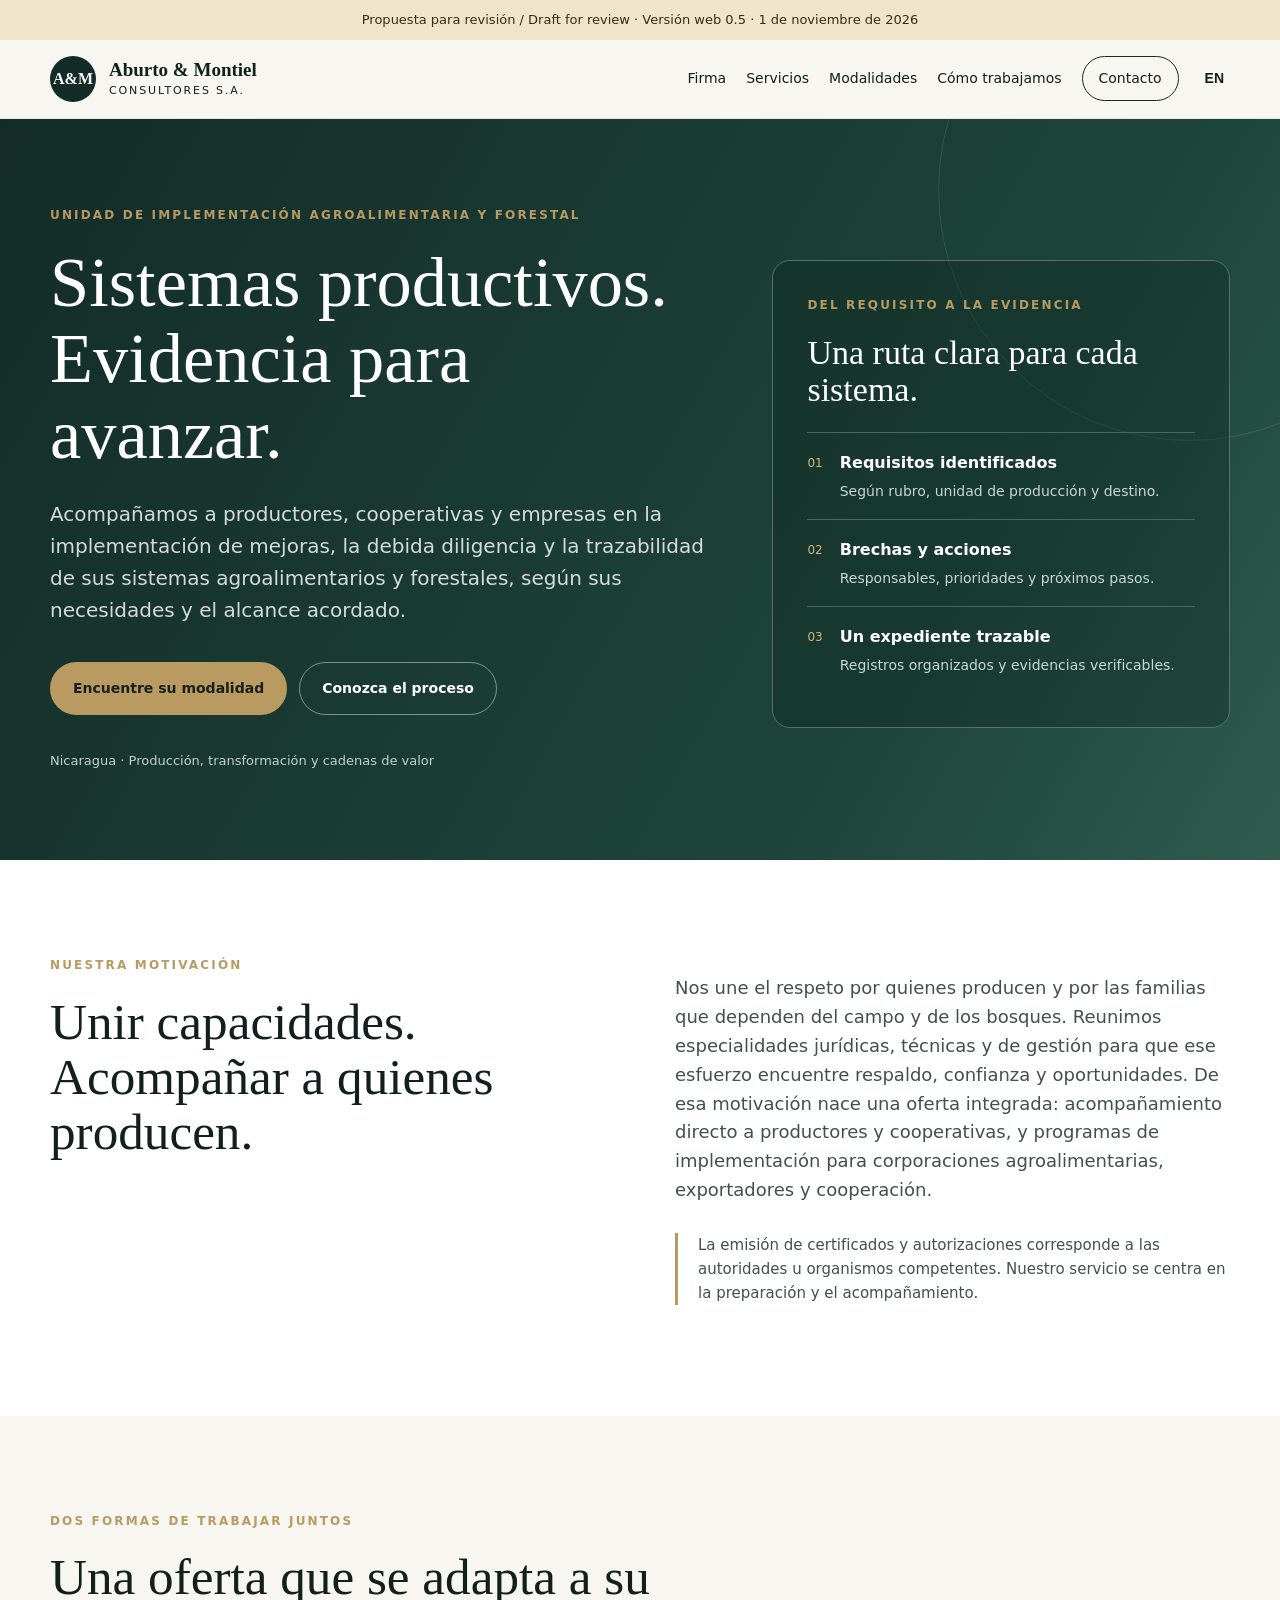
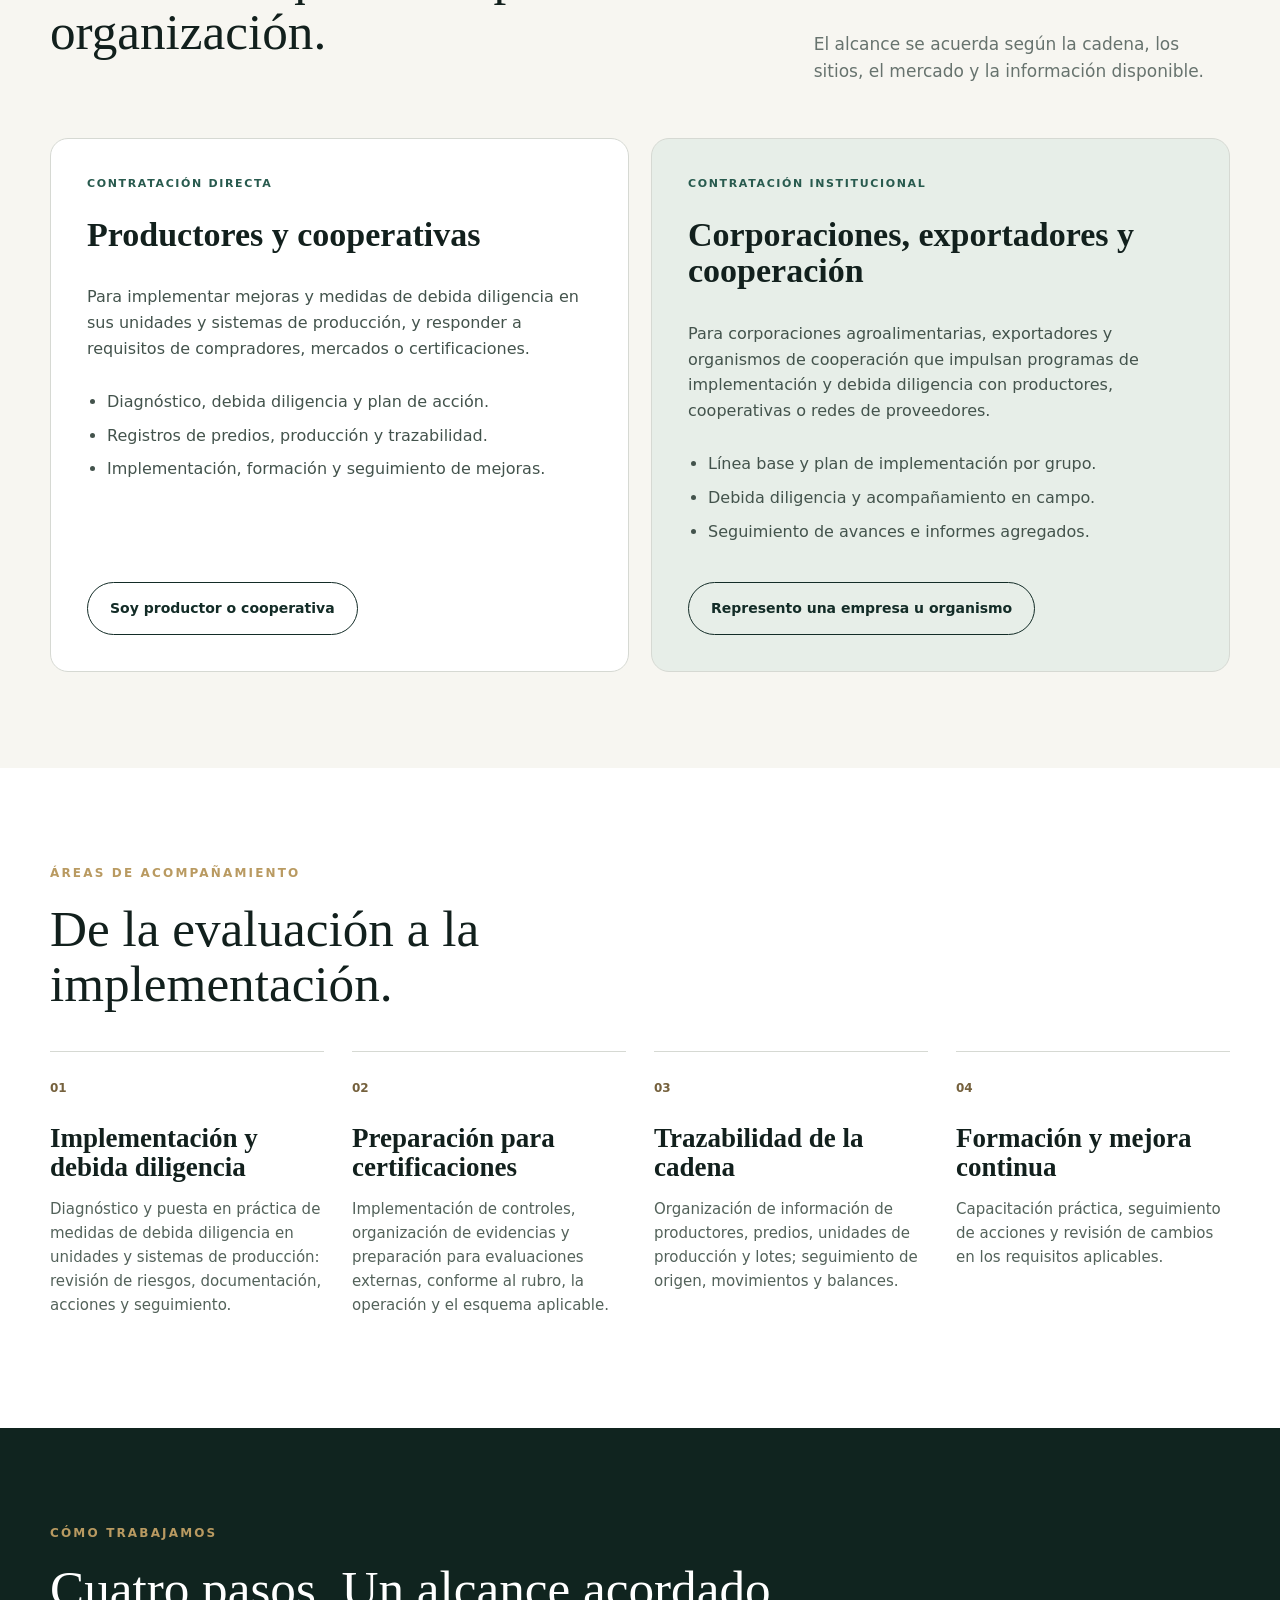
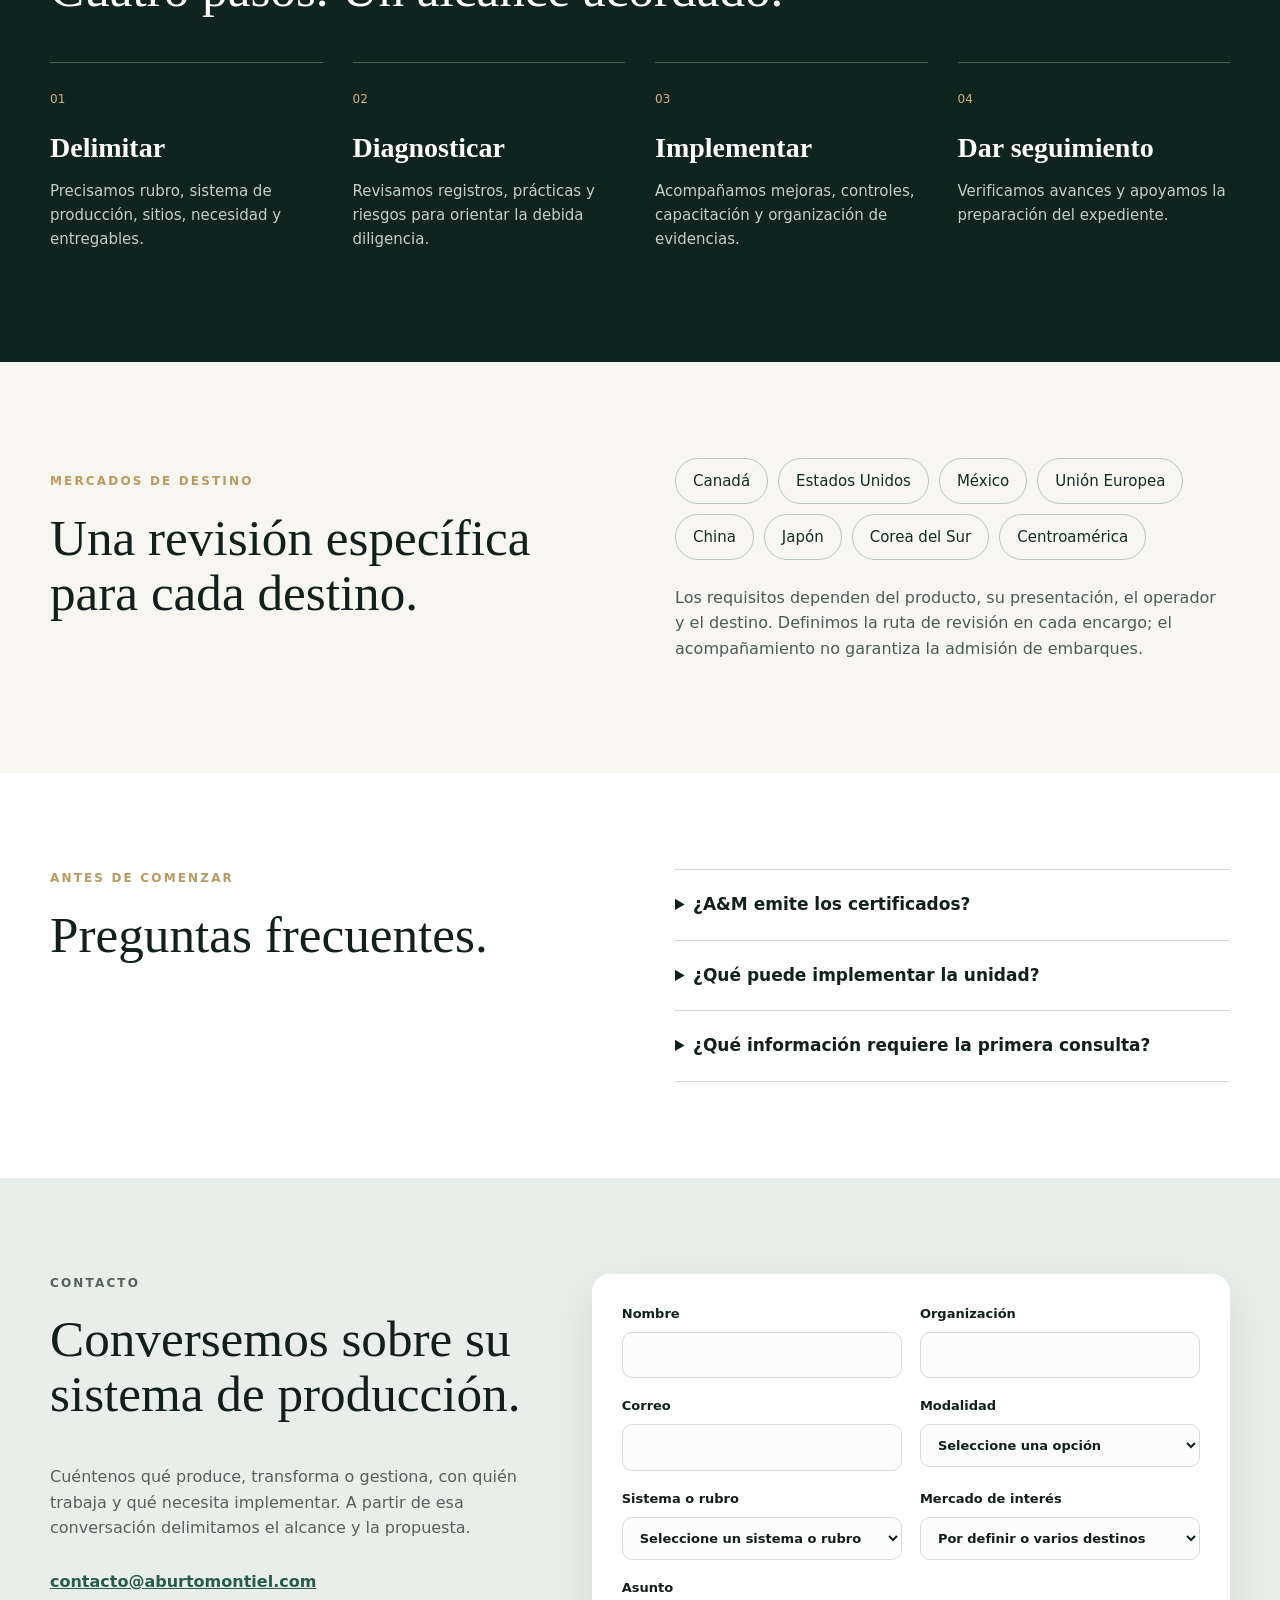
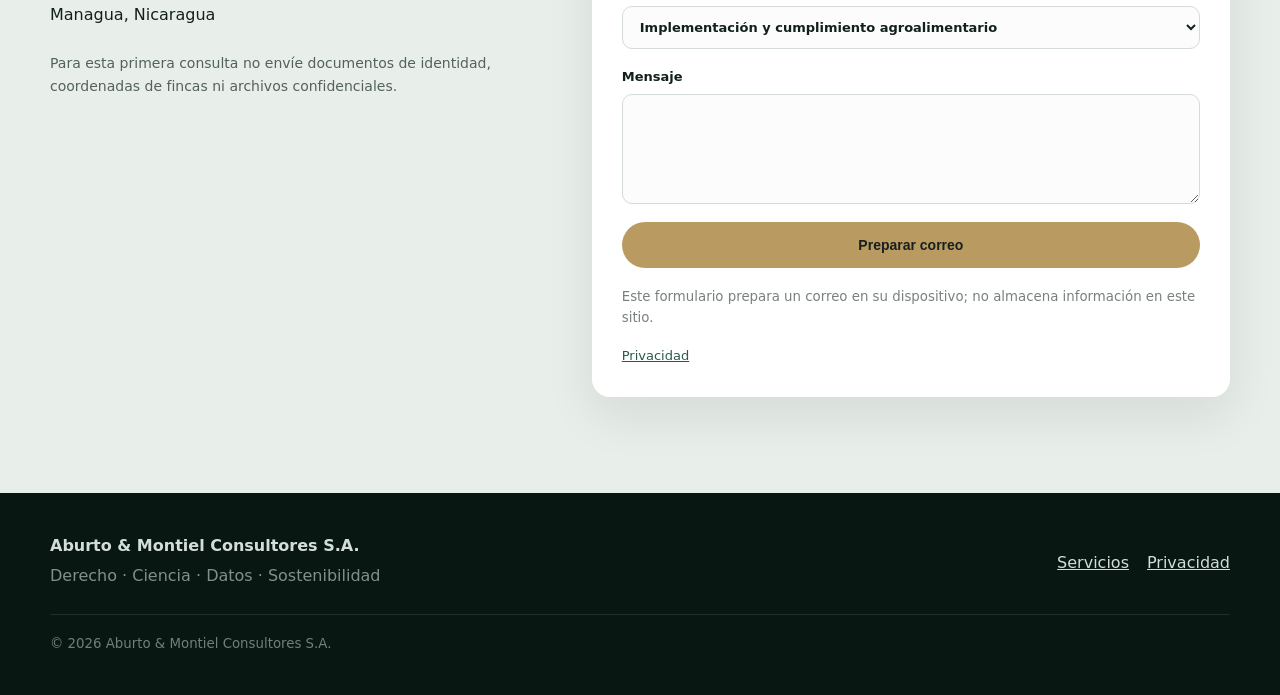
<file: preview/implementacion-agroalimentaria-v0.5.html>
<!doctype html>
<html lang="es"><head><meta charset="utf-8"><meta name="viewport" content="width=device-width,initial-scale=1">
<title>Unidad de Implementación Agroalimentaria y Forestal | Aburto & Montiel</title>
<meta name="description" content="Implementación, debida diligencia y trazabilidad para sistemas agroalimentarios y forestales de Nicaragua.">
<link rel="canonical" href="https://aburtomontiel.com/agroalimentario.html">
<meta property="og:type" content="website">
<meta property="og:locale" content="es_NI">
<meta property="og:site_name" content="Aburto & Montiel Consultores S.A.">
<meta property="og:title" content="Unidad de Implementación Agroalimentaria y Forestal | Aburto & Montiel">
<meta property="og:description" content="Implementación, debida diligencia y trazabilidad para sistemas agroalimentarios y forestales de Nicaragua.">
<meta property="og:url" content="https://aburtomontiel.com/agroalimentario.html">
<meta property="og:image" content="https://aburtomontiel.com/assets/og-cover.svg">
<meta name="twitter:card" content="summary">
<meta name="twitter:title" content="Unidad de Implementación Agroalimentaria y Forestal | Aburto & Montiel">
<meta name="twitter:description" content="Implementación, debida diligencia y trazabilidad para sistemas agroalimentarios y forestales de Nicaragua.">
<meta name="robots" content="noindex,nofollow"><meta name="theme-color" content="#132c27">
<style>:root{--ink:#12201d;--deep:#132c27;--green:#285a4e;--mint:#dfeae5;--paper:#f7f6f1;--white:#fff;--gold:#b99a61;--line:#d6d9d3;--muted:#67736e;--max:1180px;--radius:18px;--shadow:0 18px 50px rgba(18,32,29,.09)}*{box-sizing:border-box}html{scroll-behavior:smooth}body{margin:0;font-family:Inter,ui-sans-serif,system-ui,-apple-system,BlinkMacSystemFont,"Segoe UI",sans-serif;color:var(--ink);background:var(--paper);line-height:1.6}.wrap{width:min(calc(100% - 40px),var(--max));margin:auto}.skip{position:absolute;left:-9999px}.skip:focus{left:20px;top:20px;z-index:999;background:#fff;padding:10px}.site-header{position:sticky;top:0;z-index:20;background:rgba(247,246,241,.93);backdrop-filter:blur(12px);border-bottom:1px solid rgba(18,32,29,.08)}.nav-wrap{min-height:78px;display:flex;align-items:center;justify-content:space-between}.brand{display:flex;align-items:center;gap:13px;text-decoration:none;color:inherit}.brand-mark{width:46px;height:46px;border-radius:50%;background:var(--deep);color:white;display:grid;place-items:center;font-family:Georgia,serif;font-weight:700}.brand-text{display:flex;flex-direction:column;line-height:1.05}.brand-text strong{font-family:Georgia,serif;font-size:19px}.brand-text small{font-size:11px;letter-spacing:.17em;text-transform:uppercase;margin-top:5px}.nav{display:flex;align-items:center;gap:23px}.nav a,.lang{color:inherit;text-decoration:none;font-size:14px}.nav a:hover{color:var(--green)}.nav-cta{padding:10px 16px;border:1px solid var(--deep);border-radius:999px}.lang{border:0;background:transparent;font-weight:700;cursor:pointer}.menu-btn{display:none}.hero{background:linear-gradient(120deg,var(--deep) 0%,#1e453b 72%,#2f5b4f 100%);color:white;padding:110px 0 88px;position:relative;overflow:hidden}.hero:after{content:"";position:absolute;width:500px;height:500px;border:1px solid rgba(255,255,255,.10);border-radius:50%;right:-160px;top:-180px}.hero-grid{display:grid;grid-template-columns:1.25fr .75fr;gap:70px;align-items:end}.eyebrow{text-transform:uppercase;letter-spacing:.18em;font-size:12px;font-weight:700;margin:0 0 18px;color:var(--gold)}h1,h2,h3{font-family:Georgia,"Times New Roman",serif;line-height:1.08;margin-top:0}h1{font-size:clamp(48px,6.1vw,82px);max-width:850px;margin-bottom:26px;font-weight:500}.lead{font-size:20px;max-width:720px;color:rgba(255,255,255,.82)}.actions{display:flex;gap:12px;margin:36px 0}.btn{display:inline-flex;align-items:center;justify-content:center;padding:14px 22px;border-radius:999px;border:1px solid transparent;text-decoration:none;font-weight:700;font-size:14px;cursor:pointer}.primary{background:var(--gold);color:#17201e}.ghost{border-color:rgba(255,255,255,.45);color:white}.hero-notes{display:flex;gap:26px;font-size:12px;text-transform:uppercase;letter-spacing:.12em;color:rgba(255,255,255,.62)}.hero-panel{border-left:1px solid rgba(255,255,255,.18);padding:20px 0 8px 30px}.hero-panel>p{font-size:12px;text-transform:uppercase;letter-spacing:.15em;color:#c9d8d3}.hero-panel h2{font-size:32px;font-weight:500}.hero-panel ul{padding-left:18px;color:#d7e2de}.hero-panel li{margin:10px 0}.section{padding:96px 0;background:var(--paper)}.light{background:white}.dark{background:#10241f;color:white}.two-col{display:grid;grid-template-columns:1fr 1fr;gap:70px}.section h2{font-size:clamp(36px,4vw,55px);font-weight:500}.prose{font-size:18px;color:#43504c}.principles{display:flex;flex-wrap:wrap;gap:9px;margin-top:28px}.principles span{border:1px solid var(--line);border-radius:999px;padding:8px 13px;font-size:13px;color:var(--ink)}.section-head{display:grid;grid-template-columns:1.25fr .75fr;gap:70px;align-items:end;margin-bottom:36px}.section-head p{color:var(--muted);font-size:17px}.cards{display:grid;grid-template-columns:repeat(4,1fr);gap:14px}.card{background:white;border:1px solid #e1e2dc;border-radius:var(--radius);padding:26px;min-height:270px;transition:.2s}.card:hover{transform:translateY(-3px);box-shadow:var(--shadow)}.card span{font-size:12px;color:var(--gold);font-weight:800}.card h3{font-size:24px;margin:35px 0 14px}.card p{color:#5a6662;font-size:14px}.sector-grid{display:grid;grid-template-columns:repeat(4,1fr);gap:1px;background:rgba(255,255,255,.12);margin-top:40px}.sector-grid>div{background:#10241f;padding:30px}.sector-grid strong{font-family:Georgia,serif;font-size:24px;font-weight:500}.sector-grid p{color:#adbbb6;font-size:14px}.knowledge-grid{display:grid;grid-template-columns:1.1fr .9fr;gap:70px;align-items:center}.knowledge-grid>div>p:not(.eyebrow){font-size:18px;color:var(--muted)}.insight-box{background:var(--mint);padding:38px;border-radius:var(--radius)}.insight-box span{font-size:12px;text-transform:uppercase;letter-spacing:.15em;color:var(--green);font-weight:800}.insight-box h3{font-size:31px;margin:12px 0}.contact{background:#e8eee9}.contact-grid{display:grid;grid-template-columns:.85fr 1.15fr;gap:70px}.contact p{color:#53625c}.contact-links{display:flex;flex-direction:column;gap:7px;margin-top:28px}.contact-links a{color:var(--green);font-weight:700}.contact-form{background:white;border-radius:var(--radius);padding:30px;display:grid;grid-template-columns:1fr 1fr;gap:18px;box-shadow:var(--shadow)}label{display:flex;flex-direction:column;gap:7px;font-size:13px;font-weight:700}input,select,textarea{width:100%;font:inherit;padding:12px 13px;border:1px solid #d5dcd8;border-radius:10px;background:#fbfcfb;color:var(--ink)}textarea{resize:vertical}.full{grid-column:1/-1}.contact-form small{color:#78817d}.footer{background:#091713;color:#d3ddd9;padding:40px 0}.footer-grid{display:grid;grid-template-columns:1fr auto;gap:22px;align-items:center}.footer p{margin:4px 0;color:#7f918a}.footer a{color:#d3ddd9;margin-left:18px}.footer small{grid-column:1/-1;color:#6f817a;border-top:1px solid #20312c;padding-top:18px}@media(max-width:900px){.menu-btn{display:block;background:transparent;border:1px solid #aab2ae;border-radius:999px;padding:9px 14px}.nav{display:none;position:absolute;left:0;right:0;top:78px;background:var(--paper);padding:22px 20px;border-bottom:1px solid var(--line);flex-direction:column;align-items:flex-start}.nav.open{display:flex}.hero-grid,.two-col,.section-head,.knowledge-grid,.contact-grid{grid-template-columns:1fr}.hero-panel{border-left:0;border-top:1px solid rgba(255,255,255,.18);padding:30px 0 0}.cards{grid-template-columns:repeat(2,1fr)}.sector-grid{grid-template-columns:repeat(2,1fr)}}@media(max-width:600px){.wrap{width:min(calc(100% - 28px),var(--max))}.brand-text strong{font-size:16px}.hero{padding:76px 0 62px}h1{font-size:45px}.lead{font-size:18px}.actions{flex-direction:column;align-items:stretch}.hero-notes{flex-wrap:wrap;gap:12px}.section{padding:70px 0}.cards,.sector-grid,.contact-form{grid-template-columns:1fr}.contact-form{padding:22px}.footer-grid{grid-template-columns:1fr}.footer a{margin:0 18px 0 0}}.profile-section{background:#f3f1ea}.profile-grid{display:grid;grid-template-columns:320px 1fr;gap:48px;align-items:center}.profile-visual{background:linear-gradient(180deg,#17352f 0%,#23483f 100%);color:#fff;border-radius:22px;min-height:320px;display:flex;flex-direction:column;justify-content:center;align-items:center;box-shadow:0 12px 30px rgba(0,0,0,.08);position:relative;overflow:hidden}.profile-visual::before{content:"";position:absolute;inset:18px;border:1px solid rgba(201,168,91,.45);border-radius:18px}.profile-monogram{position:relative;width:160px;height:120px;display:flex;align-items:center;justify-content:center;margin-bottom:18px}.mono-main{font-size:92px;line-height:1;font-family:Georgia,"Times New Roman",serif;color:#fff}.profile-label{margin:0;font-size:14px;letter-spacing:.08em;text-transform:uppercase;color:#d8d5c8;z-index:1}.profile-copy h2{margin-bottom:14px}.profile-name{margin:0 0 18px;font-size:28px;color:#17352f}.profile-copy p{margin:0 0 14px;color:#43504c}.profile-copy .eyebrow{color:var(--gold)}@media(max-width:900px){.profile-grid{grid-template-columns:1fr}.profile-visual{min-height:240px}}
.profile-links{display:flex;flex-wrap:wrap;gap:10px;margin-top:24px}.profile-links a{display:inline-flex;align-items:center;padding:9px 14px;border:1px solid var(--line);border-radius:999px;color:var(--green);text-decoration:none;font-size:13px;font-weight:800}.profile-links a:hover{background:#fff}.publications-head{margin-bottom:32px}.publication-grid{display:grid;grid-template-columns:repeat(2,1fr);gap:16px}.publication-card{border:1px solid #e1e2dc;border-radius:var(--radius);padding:28px;background:#fbfbf8;display:flex;flex-direction:column;min-height:300px}.publication-year{font-size:12px;font-weight:800;color:var(--gold)}.publication-type{margin:7px 0 20px;text-transform:uppercase;letter-spacing:.12em;font-size:11px;font-weight:800;color:var(--green)}.publication-card h3{font-size:25px;margin-bottom:16px}.publication-card>p:not(.publication-type){color:var(--muted);font-size:14px}.publication-card a{margin-top:auto;color:var(--green);font-weight:800;text-decoration:none}.publication-card a:hover{text-decoration:underline}.knowledge-bridge{margin-top:18px;background:var(--deep);color:#fff;border-radius:var(--radius);padding:30px 34px;display:flex;gap:30px;align-items:center;justify-content:space-between}.knowledge-bridge span{font-size:11px;text-transform:uppercase;letter-spacing:.15em;color:#c9d8d3;font-weight:800}.knowledge-bridge h3{font-size:31px;margin:8px 0}.knowledge-bridge p{margin:0;max-width:720px;color:#d7e2de}.knowledge-btn{background:var(--gold);color:#17201e;white-space:nowrap}@media(max-width:900px){.publication-grid{grid-template-columns:1fr}.knowledge-bridge{align-items:flex-start;flex-direction:column}}.academic-cta-row{display:flex;flex-wrap:wrap;gap:10px;margin:22px 0 6px}.academic-outline{border-color:var(--deep);color:var(--deep);background:transparent}.academic-outline:hover{background:var(--deep);color:#fff}.academic-hero{background:linear-gradient(120deg,var(--deep) 0%,#1e453b 80%);color:#fff;padding:86px 0 68px}.academic-hero h1{font-size:clamp(42px,5.4vw,68px);margin-bottom:20px}.academic-hero .lead{max-width:800px}.academic-nav{display:flex;flex-wrap:wrap;gap:10px;margin-top:28px}.academic-nav a{display:inline-flex;padding:9px 13px;border:1px solid rgba(255,255,255,.3);border-radius:999px;color:#fff;text-decoration:none;font-size:13px}.academic-section{padding:78px 0}.academic-section.alt{background:#fff}.academic-section h2{font-size:clamp(32px,4vw,48px);margin-bottom:14px}.academic-section .section-intro{max-width:840px;color:var(--muted);font-size:17px;margin-bottom:30px}.bibliography-list{display:grid;gap:14px}.bib-item{background:#fff;border:1px solid #e1e2dc;border-radius:var(--radius);padding:24px}.alt .bib-item{background:var(--paper)}.bib-meta{display:flex;flex-wrap:wrap;gap:8px;margin-bottom:10px}.bib-meta span{font-size:11px;text-transform:uppercase;letter-spacing:.11em;font-weight:800;color:var(--green)}.bib-item h3{font-size:24px;margin-bottom:10px}.bib-item p{margin:7px 0;color:#59645f}.bib-links{display:flex;flex-wrap:wrap;gap:12px;margin-top:14px}.bib-links a{color:var(--green);font-weight:800;text-decoration:none}.bib-links a:hover{text-decoration:underline}.academic-profiles{display:grid;grid-template-columns:repeat(3,1fr);gap:14px;margin-top:30px}.academic-profile{border:1px solid #dce1de;border-radius:var(--radius);padding:24px;background:#fff}.academic-profile strong{font-family:Georgia,serif;font-size:24px}.academic-profile p{color:var(--muted);font-size:14px}.academic-profile a{color:var(--green);font-weight:800;text-decoration:none}.research-note{border-left:4px solid var(--gold);padding:16px 20px;background:#f1eee5;border-radius:0 12px 12px 0;color:#46514d}.academic-footer-note{font-size:13px;color:var(--muted);margin-top:28px}@media(max-width:900px){.academic-profiles{grid-template-columns:1fr}}.leadership-intro{max-width:900px;margin-bottom:42px}.leadership-intro h2{margin-bottom:16px}.leadership-intro>p:not(.eyebrow){font-size:18px;color:var(--muted);max-width:820px}.leadership-list{display:grid;gap:42px}.leadership-profile{padding-bottom:42px;border-bottom:1px solid var(--line)}.leadership-profile:last-child{padding-bottom:0;border-bottom:0}.leadership-profile .profile-label{max-width:230px;text-align:center;line-height:1.45}.leadership-profile .profile-name{font-size:34px;margin-bottom:18px}@media(max-width:900px){.leadership-list{gap:34px}.leadership-profile{padding-bottom:34px}}
/* Agri-food service page. Shared brand tokens live in styles.css. */
.agro-hero{padding:86px 0 76px}.agro-hero .hero-grid{grid-template-columns:1.18fr .82fr;gap:64px;align-items:center}.agro-hero h1{font-size:clamp(46px,5.5vw,72px);max-width:760px}.agro-hero .eyebrow{max-width:620px;line-height:1.8}.agro-origin{font-size:13px;color:#c2d2cb}.agro-evidence{position:relative;z-index:1;padding:34px;border:1px solid #567366;border-radius:18px;background:rgba(10,31,25,.32)}.agro-evidence h2{font-size:34px;font-weight:500;margin-bottom:24px}.agro-evidence-row{display:flex;gap:17px;padding:17px 0;border-top:1px solid #49685b}.agro-evidence-row>span{color:#d4b47a;font-size:12px;padding-top:4px}.agro-evidence-row strong{font-weight:600;color:#fff}.agro-evidence-row p{font-size:14px;color:#c9d8d0;margin:4px 0 0}.agro-intro .two-col{align-items:start}.agro-scope-note{font-size:15px;border-left:3px solid var(--gold);padding-left:20px;margin-top:28px}.agro-mode-grid{display:grid;grid-template-columns:1fr 1fr;gap:22px}.agro-mode{padding:36px;border:1px solid var(--line);border-radius:18px;background:#fff;display:flex;flex-direction:column;align-items:flex-start}.agro-mode-institution{background:#e7eee8}.agro-label{font-size:11px;letter-spacing:.15em;text-transform:uppercase;color:var(--green);font-weight:700;margin:0 0 24px}.agro-mode h3{font-size:34px;margin-bottom:15px}.agro-mode p:not(.agro-label),.agro-mode li{color:#43534c}.agro-mode ul{padding-left:20px;margin:4px 0 30px}.agro-mode li{margin:8px 0}.agro-mode .btn{margin-top:auto;text-align:center}.agro-section-title{max-width:760px;margin-bottom:40px}.agro-service-grid{display:grid;grid-template-columns:repeat(4,1fr);gap:28px}.agro-service{border-top:1px solid var(--line);padding-top:22px}.agro-index{font-size:12px;color:#75613d;font-weight:700}.agro-service h3{font-size:27px;margin:24px 0 15px}.agro-service p{font-size:15px;color:#53625a}.agro-method h2{max-width:800px}.agro-steps{list-style:none;counter-reset:steps;display:grid;grid-template-columns:repeat(4,1fr);gap:30px;padding:0;margin:45px 0 0}.agro-steps li{counter-increment:steps;border-top:1px solid #496156;padding-top:22px}.agro-steps li:before{content:"0" counter(steps);font-size:12px;color:#d0b078}.agro-steps h3{font-size:28px;margin:23px 0 14px}.agro-steps p{font-size:15px;color:#c1d0c7}.agro-market-list{display:flex;flex-wrap:wrap;list-style:none;padding:0;gap:10px;margin:0 0 25px}.agro-market-list li{padding:10px 17px;border:1px solid #b9c6bc;border-radius:999px;color:var(--deep);font-size:15px}.agro-market-note{color:#4b5c52;font-size:16px}.agro-markets .two-col{align-items:center}.agro-faq details{border-bottom:1px solid var(--line);padding:22px 0}.agro-faq details:first-child{border-top:1px solid var(--line)}.agro-faq summary{cursor:pointer;font-weight:600;font-size:17px;line-height:1.5}.agro-faq details p{font-size:16px;color:#53625a;margin:15px 0 0}.agro-contact-note{font-size:14px;margin-top:25px}.agro-privacy{font-size:13px;color:var(--green)}.agro-page :is(a,button,input,select,textarea,summary):focus-visible{outline:3px solid #8c6a2d;outline-offset:5px}.agro-page [id]{scroll-margin-top:105px}.agro-home-card{grid-column:span 2;min-height:250px;background:#e7eee8}.agro-home-card h3{margin-top:25px}.agro-home-card a{color:var(--deep);font-weight:700;text-underline-offset:4px}.agro-home-card p{max-width:600px}
@media(min-width:901px){.agro-page .nav{gap:20px}}
@media(max-width:1000px){.agro-service-grid{grid-template-columns:repeat(2,1fr)}}
@media(max-width:900px){.agro-hero .hero-grid{grid-template-columns:1fr;gap:38px}.agro-hero{padding:65px 0}.agro-steps{grid-template-columns:repeat(2,1fr)}.agro-mode{padding:28px}.agro-mode h3{font-size:30px}}
@media(max-width:600px){.agro-mode-grid,.agro-service-grid,.agro-steps{grid-template-columns:1fr}.agro-evidence{padding:25px}.agro-hero h1{font-size:44px}.agro-evidence h2{font-size:30px}.agro-mode{padding:25px}.agro-home-card{grid-column:auto}.agro-mode .btn{width:100%}.agro-page .eyebrow{letter-spacing:.12em}.agro-page .section h2{font-size:36px}}
@media(prefers-reduced-motion:reduce){html{scroll-behavior:auto}.card{transition:none}.card:hover{transform:none}}

.agro-page .contact-grid>*,.agro-page .contact-form>*,.agro-page .hero-grid>*{min-width:0}.agro-page input,.agro-page select,.agro-page textarea{min-width:0}
</style>
</head>
<body class="agro-page"><div role="note" style="padding:10px 20px;background:#f0e5cb;color:#382c16;text-align:center;font-size:13px;line-height:1.5">Propuesta para revisión / Draft for review · Versión web 0.5 · 1 de noviembre de 2026</div><a class="skip" href="#contenido">Saltar al contenido</a><header class="site-header"><div class="wrap nav-wrap"><a class="brand" href="https://aburtomontiel.com/" aria-label="Aburto & Montiel Consultores S.A."><span class="brand-mark">A&M</span><span class="brand-text"><strong>Aburto & Montiel</strong><small>Consultores S.A.</small></span></a><button class="menu-btn" aria-expanded="false" aria-controls="nav">Menú</button><nav id="nav" class="nav" aria-label="Navegación principal"><a href="https://aburtomontiel.com/" data-i18n="navFirm">Firma</a><a href="https://aburtomontiel.com/" data-i18n="navServices">Servicios</a><a href="#modalidades" data-i18n="agNavModes">Modalidades</a><a href="#metodo" data-i18n="agNavMethod">Cómo trabajamos</a><a href="#contacto" class="nav-cta" data-i18n="navContact">Contacto</a><button id="langToggle" class="lang" type="button" aria-label="Cambiar idioma">EN</button></nav></div></header>
<main id="contenido">
<section class="hero agro-hero"><div class="wrap hero-grid">
<div><p class="eyebrow" data-i18n="agEyebrow">Unidad de Implementación Agroalimentaria y Forestal</p>
<h1 data-i18n="agTitle">Sistemas productivos. Evidencia para avanzar.</h1>
<p class="lead" data-i18n="agLead">Acompañamos a productores, cooperativas y empresas en la implementación de mejoras, la debida diligencia y la trazabilidad de sus sistemas agroalimentarios y forestales, según sus necesidades y el alcance acordado.</p>
<div class="actions"><a class="btn primary" href="#modalidades" data-i18n="agChoose">Encuentre su modalidad</a><a class="btn ghost" href="#metodo" data-i18n="agSeeMethod">Conozca el proceso</a></div>
<p class="agro-origin" data-i18n="agOrigin">Nicaragua · Producción, transformación y cadenas de valor</p></div>
<aside class="agro-evidence" aria-labelledby="evidenceTitle"><p class="eyebrow" data-i18n="agEvidenceEyebrow">Del requisito a la evidencia</p><h2 id="evidenceTitle" data-i18n="agEvidenceTitle">Una ruta clara para cada sistema.</h2>
<div class="agro-evidence-row"><span aria-hidden="true">01</span><div><strong data-i18n="agEv1">Requisitos identificados</strong><p data-i18n="agEv1p">Según rubro, unidad de producción y destino.</p></div></div>
<div class="agro-evidence-row"><span aria-hidden="true">02</span><div><strong data-i18n="agEv2">Brechas y acciones</strong><p data-i18n="agEv2p">Responsables, prioridades y próximos pasos.</p></div></div>
<div class="agro-evidence-row"><span aria-hidden="true">03</span><div><strong data-i18n="agEv3">Un expediente trazable</strong><p data-i18n="agEv3p">Registros organizados y evidencias verificables.</p></div></div>
</aside></div></section>
<section class="section light agro-intro"><div class="wrap two-col"><div><p class="eyebrow" data-i18n="agFocus">Nuestra motivación</p><h2 data-i18n="agFocusTitle">Unir capacidades. Acompañar a quienes producen.</h2></div><div class="prose"><p data-i18n="agFocusP">Nos une el respeto por quienes producen y por las familias que dependen del campo y de los bosques. Reunimos especialidades jurídicas, técnicas y de gestión para que ese esfuerzo encuentre respaldo, confianza y oportunidades. De esa motivación nace una oferta integrada: acompañamiento directo a productores y cooperativas, y programas de implementación para corporaciones agroalimentarias, exportadores y cooperación.</p><p class="agro-scope-note" data-i18n="agBoundary">La emisión de certificados y autorizaciones corresponde a las autoridades u organismos competentes. Nuestro servicio se centra en la preparación y el acompañamiento.</p></div></div></section>
<section id="modalidades" class="section"><div class="wrap"><p class="eyebrow" data-i18n="agModesEyebrow">Dos formas de trabajar juntos</p><div class="section-head"><h2 data-i18n="agModesTitle">Una oferta que se adapta a su organización.</h2><p data-i18n="agModesP">El alcance se acuerda según la cadena, los sitios, el mercado y la información disponible.</p></div>
<div class="agro-mode-grid">
<article class="agro-mode"><p class="agro-label" data-i18n="agDirectLabel">Contratación directa</p><h3 data-i18n="agDirectTitle">Productores y cooperativas</h3><p data-i18n="agDirectP">Para implementar mejoras y medidas de debida diligencia en sus unidades y sistemas de producción, y responder a requisitos de compradores, mercados o certificaciones.</p><ul><li data-i18n="agDirect1">Diagnóstico, debida diligencia y plan de acción.</li><li data-i18n="agDirect2">Registros de predios, producción y trazabilidad.</li><li data-i18n="agDirect3">Implementación, formación y seguimiento de mejoras.</li></ul><a class="btn academic-outline" href="#contacto" data-inquiry="directa" data-i18n="agDirectCta">Soy productor o cooperativa</a></article>
<article class="agro-mode agro-mode-institution"><p class="agro-label" data-i18n="agInstLabel">Contratación institucional</p><h3 data-i18n="agInstTitle">Corporaciones, exportadores y cooperación</h3><p data-i18n="agInstP">Para corporaciones agroalimentarias, exportadores y organismos de cooperación que impulsan programas de implementación y debida diligencia con productores, cooperativas o redes de proveedores.</p><ul><li data-i18n="agInst1">Línea base y plan de implementación por grupo.</li><li data-i18n="agInst2">Debida diligencia y acompañamiento en campo.</li><li data-i18n="agInst3">Seguimiento de avances e informes agregados.</li></ul><a class="btn academic-outline" href="#contacto" data-inquiry="institucional" data-i18n="agInstCta">Represento una empresa u organismo</a></article>
</div></div></section>
<section class="section light"><div class="wrap"><p class="eyebrow" data-i18n="agServicesEyebrow">Áreas de acompañamiento</p><h2 class="agro-section-title" data-i18n="agServicesTitle">De la evaluación a la implementación.</h2><div class="agro-service-grid">
<article class="agro-service"><span class="agro-index">01</span><h3 data-i18n="agS1">Implementación y debida diligencia</h3><p data-i18n="agS1p">Diagnóstico y puesta en práctica de medidas de debida diligencia en unidades y sistemas de producción: revisión de riesgos, documentación, acciones y seguimiento.</p></article><article class="agro-service"><span class="agro-index">02</span><h3 data-i18n="agS2">Preparación para certificaciones</h3><p data-i18n="agS2p">Implementación de controles, organización de evidencias y preparación para evaluaciones externas, conforme al rubro, la operación y el esquema aplicable.</p></article><article class="agro-service"><span class="agro-index">03</span><h3 data-i18n="agS3">Trazabilidad de la cadena</h3><p data-i18n="agS3p">Organización de información de productores, predios, unidades de producción y lotes; seguimiento de origen, movimientos y balances.</p></article><article class="agro-service"><span class="agro-index">04</span><h3 data-i18n="agS4">Formación y mejora continua</h3><p data-i18n="agS4p">Capacitación práctica, seguimiento de acciones y revisión de cambios en los requisitos aplicables.</p></article>
</div></div></section>
<section id="metodo" class="section dark agro-method"><div class="wrap"><p class="eyebrow" data-i18n="agMethodEyebrow">Cómo trabajamos</p><h2 data-i18n="agMethodTitle">Cuatro pasos. Un alcance acordado.</h2><ol class="agro-steps">
<li><h3 data-i18n="agStep1">Delimitar</h3><p data-i18n="agStep1p">Precisamos rubro, sistema de producción, sitios, necesidad y entregables.</p></li><li><h3 data-i18n="agStep2">Diagnosticar</h3><p data-i18n="agStep2p">Revisamos registros, prácticas y riesgos para orientar la debida diligencia.</p></li><li><h3 data-i18n="agStep3">Implementar</h3><p data-i18n="agStep3p">Acompañamos mejoras, controles, capacitación y organización de evidencias.</p></li><li><h3 data-i18n="agStep4">Dar seguimiento</h3><p data-i18n="agStep4p">Verificamos avances y apoyamos la preparación del expediente.</p></li>
</ol></div></section>
<section class="section agro-markets"><div class="wrap two-col"><div><p class="eyebrow" data-i18n="agMarketsEyebrow">Mercados de destino</p><h2 data-i18n="agMarketsTitle">Una revisión específica para cada destino.</h2></div><div><ul class="agro-market-list" aria-label="Mercados meta"><li data-i18n="agCA">Canadá</li><li data-i18n="agUS">Estados Unidos</li><li data-i18n="agMX">México</li><li data-i18n="agEU">Unión Europea</li><li data-i18n="agCN">China</li><li data-i18n="agJP">Japón</li><li data-i18n="agKR">Corea del Sur</li><li data-i18n="agCentralAmerica">Centroamérica</li></ul><p class="agro-market-note" data-i18n="agMarketsP">Los requisitos dependen del producto, su presentación, el operador y el destino. Definimos la ruta de revisión en cada encargo; el acompañamiento no garantiza la admisión de embarques.</p></div></div></section>
<section class="section light agro-faq"><div class="wrap two-col"><div><p class="eyebrow" data-i18n="agFaqEyebrow">Antes de comenzar</p><h2 data-i18n="agFaqTitle">Preguntas frecuentes.</h2></div><div>
<details><summary data-i18n="agQ1">¿A&M emite los certificados?</summary><p data-i18n="agQ1p">A&M acompaña la preparación, la implementación y la organización de evidencias. La decisión y emisión corresponden a la autoridad u organismo certificador competente.</p></details><details><summary data-i18n="agQ2">¿Qué puede implementar la unidad?</summary><p data-i18n="agQ2p">Apoyamos la implementación de controles, trazabilidad, medidas de debida diligencia y preparación para certificaciones en sistemas agroalimentarios y forestales, incluidos los sistemas agroforestales. El diagnóstico define las prioridades, los entregables y el alcance de cada encargo.</p></details><details><summary data-i18n="agQ3">¿Qué información requiere la primera consulta?</summary><p data-i18n="agQ3p">Basta indicar su organización, rubro o sistema de producción, mercado de interés si está definido y necesidad. La documentación detallada se solicita después de delimitar el encargo y acordar su tratamiento confidencial.</p></details>
</div></div></section>
<section id="contacto" class="section contact"><div class="wrap contact-grid"><div><p class="eyebrow" data-i18n="contactEyebrow">Contacto</p><h2 data-i18n="agContactTitle">Conversemos sobre su sistema de producción.</h2><p data-i18n="agContactP">Cuéntenos qué produce, transforma o gestiona, con quién trabaja y qué necesita implementar. A partir de esa conversación delimitamos el alcance y la propuesta.</p><div class="contact-links"><a id="emailLink" href="mailto:contacto@aburtomontiel.com">contacto@aburtomontiel.com</a><a id="whatsappLink" href="#" target="_blank" rel="noopener">WhatsApp</a><span>Managua, Nicaragua</span></div><p class="agro-contact-note" data-i18n="agContactNote">Para esta primera consulta no envíe documentos de identidad, coordenadas de fincas ni archivos confidenciales.</p></div>
<form id="contactForm" class="contact-form">
<label><span data-i18n="fName">Nombre</span><input name="name" required autocomplete="name" maxlength="150"></label>
<label><span data-i18n="fOrg">Organización</span><input name="organization" autocomplete="organization" maxlength="200"></label>
<label><span data-i18n="fEmail">Correo</span><input type="email" name="email" required autocomplete="email" maxlength="254"></label>
<label><span data-i18n="agModeField">Modalidad</span><select name="modality"><option value="" data-i18n="agSelectMode">Seleccione una opción</option><option value="directa" data-i18n="agModeDirect">Productor o cooperativa</option><option value="institucional" data-i18n="agModeInst">Corporación, exportador u organismo</option><option value="por-definir" data-i18n="agModeUnsure">Por definir</option></select></label>
<label><span data-i18n="agProductField">Sistema o rubro</span><select name="product"><option value="" data-i18n="agSelectProduct">Seleccione un sistema o rubro</option><option value="sistema-agroalimentario" data-i18n="agSystem">Sistema agroalimentario</option><option value="agricola" data-i18n="agAgriculture">Producción agrícola</option><option value="pecuario" data-i18n="agLivestock">Producción pecuaria</option><option value="pesca-acuicultura" data-i18n="agAquaculture">Pesca y acuicultura</option><option value="transformacion" data-i18n="agProcessing">Transformación y alimentos</option><option value="forestal-agroforestal" data-i18n="agForestry">Forestal y agroforestal</option><option value="varios" data-i18n="agMultiple">Varios sistemas o rubros</option><option value="otro" data-i18n="agEmerging">Otro rubro actual o emergente</option></select></label>
<label><span data-i18n="agMarketField">Mercado de interés</span><select name="market"><option value="" data-i18n="agSelectMarket">Por definir o varios destinos</option><option value="Canadá" data-i18n="agCA">Canadá</option><option value="Estados Unidos" data-i18n="agUS">Estados Unidos</option><option value="México" data-i18n="agMX">México</option><option value="Unión Europea" data-i18n="agEU">Unión Europea</option><option value="China" data-i18n="agCN">China</option><option value="Japón" data-i18n="agJP">Japón</option><option value="Corea del Sur" data-i18n="agKR">Corea del Sur</option><option value="Centroamérica" data-i18n="agCentralAmerica">Centroamérica</option></select></label>
<label class="full"><span data-i18n="fSubject">Asunto</span><select name="subject"><option value="Implementación agroalimentaria" data-i18n="agSubject1">Implementación y cumplimiento agroalimentario</option><option value="Trazabilidad de sistemas y cadenas" data-i18n="agSubject2">Trazabilidad de sistemas y cadenas</option><option value="Programa institucional agroalimentario" data-i18n="agSubject3">Programa institucional</option><option value="Debida diligencia" data-i18n="agSubject4">Debida diligencia</option><option value="Diagnóstico agroalimentario" data-i18n="agSubject5">Diagnóstico inicial</option></select></label>
<label class="full"><span data-i18n="fMessage">Mensaje</span><textarea name="message" rows="4" required maxlength="3000"></textarea></label>
<button class="btn primary full" type="submit" data-i18n="fSend">Preparar correo</button><small class="full" data-i18n="privacyNote">Este formulario prepara un correo en su dispositivo; no almacena información en este sitio.</small><a class="agro-privacy full" href="https://aburtomontiel.com/privacidad.html" data-i18n="privacy">Privacidad</a>
</form></div></section></main>
<footer class="footer"><div class="wrap footer-grid"><div><strong>Aburto & Montiel Consultores S.A.</strong><p data-i18n="footerTag">Derecho · Ciencia · Datos · Sostenibilidad</p></div><div><a href="https://aburtomontiel.com/" data-i18n="navServices">Servicios</a><a href="https://aburtomontiel.com/privacidad.html" data-i18n="privacy">Privacidad</a></div><small>© <span id="year"></span> Aburto & Montiel Consultores S.A.</small></div></footer><script>(function(){if(document.documentElement.dataset.agroPreviewReady==="1")return;document.documentElement.dataset.agroPreviewReady="1";
const CONFIG={email:"contacto@aburtomontiel.com",whatsapp:"",company:"Aburto & Montiel Consultores S.A."};
const translations={en:{navFirm:"Firm",navDirection:"Leadership",navServices:"Services",navSectors:"Sectors",navKnowledge:"Publications",navContact:"Contact",eyebrow:"Evidence-based legal, climate and strategic consulting",heroTitle:"Law, science and data for decisions that endure.",heroLead:"We support companies, institutions and organizations on regulatory, environmental and climate matters with technically sound and legally defensible solutions.",ctaTalk:"Let's talk",ctaServices:"View services",panelKicker:"Strategic areas",panelTitle:"Compliance, climate transition and risk management.",panel1:"GHG inventories and MRV · Scopes 1, 2 and 3",panel2:"Environmental, agricultural and regulatory law",panel3:"Carbon markets and climate policy",panel4:"Supply chains and due diligence",firmEyebrow:"The firm",firmTitle:"Evidence-based legal, climate and strategic consulting.",firmP1:"Aburto & Montiel Consultores S.A. combines legal analysis, environmental management, sustainability, applied research and data tools to turn complex obligations into executable decisions.",firmP2:"Our method is straightforward: understand the rule, verify the evidence, measure the risk and design a solution proportional to the problem.",principle1:"Rigor",principle2:"Traceability",principle3:"Confidentiality",principle4:"Applicability",servicesEyebrow:"Services",servicesTitle:"Integrated capabilities for problems that do not fit within a single discipline.",servicesIntro:"Each service may be contracted independently or integrated into a compliance and sustainability roadmap.",s1t:"Regulatory and administrative law",s1p:"Regulatory analysis, compliance, administrative procedures, procurement and institutional legal support.",s2t:"Environmental and climate law",s2p:"Environmental regulation, climate change, adaptation, mitigation, policy instruments and legal risk.",s3t:"GHG, MRV and carbon footprint",s3p:"Corporate inventories, Scopes 1–2–3, MRV design, emission sources, factors, controls and reduction roadmaps.",s4t:"Carbon markets",s4p:"Regulatory due diligence, institutional architecture, traceability, project analysis and integrity risks.",s5t:"Agricultural and food law",s5p:"Family farming, food chains, tenure, innovation, climate adaptation and rural development.",s6t:"Sustainable supply chains",s6p:"Risk mapping, suppliers, traceability, ESG criteria, due diligence and market requirements.",s7t:"Research and strategic analysis",s7p:"Comparative studies, regulatory matrices, applied research, diagnostics and decision-support documents.",s8t:"Executive training",s8p:"Workshops and training for executive, legal, technical and sustainability teams.",sectorsEyebrow:"Sectors",sectorsTitle:"Experience where regulation, territory and operations meet.",sec1:"Energy and fuels",sec1p:"GHG, supply chain, environmental compliance and climate transition.",sec2:"Agriculture and food",sec2p:"Production, adaptation, traceability, trade and sustainability.",sec3:"Public sector",sec3p:"Regulatory architecture, procedures, procurement and decision systems.",sec4:"Cooperation and academia",sec4p:"Research, climate projects, training and institutional partnerships.",knowledgeEyebrow:"Publications and research",knowledgeTitle:"Specialization is demonstrated through research, publications and academic participation.",knowledgeP:"A&M connects consulting practice with verifiable academic production in agricultural law, climate change, agri-food chains and sustainability.",pubTypeArticle:"Scientific article",pubTypeCongress:"International congress",pubTypeConference:"International conference",viewPublication:"View publication",viewProgram:"View program",blogEyebrow:"Specialized outreach",blogDescription:"Specialized blog on agricultural law, family farming, climate change and sustainable agri-food systems in Nicaragua.",visitBlog:"Visit the blog",contactEyebrow:"Contact",contactTitle:"Let's understand the problem before selling a solution.",contactP:"Tell us briefly about the matter, your organization and the outcome you need. The first conversation is used to define scope, information and next steps.",fName:"Name",fOrg:"Organization",fEmail:"Email",fSubject:"Subject",fMessage:"Message",fSend:"Prepare email",privacyNote:"This form prepares an email on your device; it does not store information on this website.",footerTag:"Law · Science · Data · Sustainability",privacy:"Privacy",footerContact:"Contact",mapsLink:"View on Google Maps",profileLabel:"Professional leadership",profileEyebrow:"Professional leadership",leadershipTitle:"Complementary expertise for legal, climate, financial and management decisions.",leadershipIntro:"A&M’s professional leadership brings together specialized profiles combining legal analysis, research, sustainability, finance and executive experience.",manuelRole:"Partner · Legal and academic leadership",rodmanRole:"Partner · Finance and management",profileTitle:"Law, academia and applied research for complex decisions.",profileP1:"Attorney and notary, university professor and consultant specializing in administrative, environmental, agricultural and climate law.",profileP2:"His professional practice combines rigorous legal analysis, teaching and applied research with sustainability, regulatory management and data tools to support complex decisions.",profileP3:"He has developed studies, projects and working methodologies on regulation, public procurement, carbon markets, climate change, family farming and sustainable supply chains.",rodmanP1:"Financial and management specialist with experience in accounting, administration, industrial operations, planning and continuous improvement. His practice focuses on financial analysis, cost control, operational efficiency and business decision support.",rodmanP2:"He has developed experience in administrative advisory, general accounting, operations leadership and plant management, connecting financial perspective with operational execution and performance control.",rodmanP3:"His competencies include finance, accounting, project management, strategic marketing and negotiation. His track record includes industrial modernization, cost reduction, waste management, variability control and organizational performance improvement.",orcidLink:"ORCID",blogLink:"Academic blog · Café en el Campo"}};
Object.assign(translations.en,{"agNavModes":"Engagement options","agNavMethod":"Our approach","agEyebrow":"Agri-food Certification and Compliance Unit","agTitle":"Coffee and cocoa. Evidence to move forward.","agLead":"We support Nicaragua’s coffee and cocoa supply chains in preparing for certification and meeting buyer and market requirements.","agChoose":"Find your engagement option","agSeeMethod":"Explore our approach","agOrigin":"Nicaragua · Production, aggregation and supply chains","agEvidenceEyebrow":"From requirements to evidence","agEvidenceTitle":"A clear path for each supply chain.","agEv1":"Requirements identified","agEv1p":"Based on product, product form and destination.","agEv2":"Gaps and actions","agEv2p":"Responsibilities, priorities and next steps.","agEv3":"A traceable evidence file","agEv3p":"Organized records and verifiable evidence.","agFocus":"Our focus","agFocusTitle":"Technical clarity. Legal grounding.","agFocusP":"We combine requirements analysis, document management and technical support to turn obligations and commercial expectations into a practical work plan.","agBoundary":"Certificates and authorizations are issued by the competent authorities or certification bodies. Our service focuses on preparation and support.","agModesEyebrow":"Two ways to work together","agModesTitle":"An offer that fits your organization.","agModesP":"The scope is agreed based on the supply chain, sites, market and available information.","agDirectLabel":"Direct engagement","agDirectTitle":"Producers and cooperatives","agDirectP":"To organize compliance and prepare your operation for certification or a specific buyer request.","agDirect1":"Gap assessment and action plan.","agDirect2":"Farm, organization and lot records.","agDirect3":"Training and improvement follow-up.","agDirectCta":"I am a producer or cooperative","agInstLabel":"Institutional engagement","agInstTitle":"Exporters and development organizations","agInstP":"To structure readiness and compliance programs for groups of suppliers, producers or cooperatives.","agInst1":"Group baseline and implementation plan.","agInst2":"Shared tools and field support.","agInst3":"Progress monitoring and aggregate reporting.","agInstCta":"I represent an exporter or organization","agServicesEyebrow":"Support areas","agServicesTitle":"From preparation to follow-up.","agS1":"Assessment and compliance","agS1p":"Identify legal, market and buyer requirements; assess gaps and priorities.","agS2":"Certification readiness","agS2p":"Identify the relevant pathway, organize evidence and support preparation for external assessment.","agS3":"Supply chain traceability","agS3p":"Organize producer, plot and lot data; review transactions and volume reconciliation.","agS4":"Training and continuous improvement","agS4p":"Practical training, action follow-up and review of changes in applicable requirements.","agMethodEyebrow":"Our approach","agMethodTitle":"Four steps. An agreed scope.","agStep1":"Define","agStep1p":"Clarify product, sites, destination, needs and deliverables.","agStep2":"Assess","agStep2p":"Review records and practices to identify gaps.","agStep3":"Prepare","agStep3p":"Support actions, training and evidence management.","agStep4":"Follow up","agStep4p":"Review progress and help prepare the evidence file.","agMarketsEyebrow":"Destination markets","agMarketsTitle":"A specific review for each destination.","agUS":"United States","agEU":"European Union","agJP":"Japan","agMX":"Mexico","agCN":"China","agMarketsP":"Requirements depend on the product, its form, the operator and destination. We define the review pathway for each engagement; support does not guarantee shipment admission.","agFaqEyebrow":"Before we begin","agFaqTitle":"Frequently asked questions.","agQ1":"Does A&M issue certificates?","agQ1p":"A&M supports preparation, implementation and evidence management. The competent authority or certification body makes the decision and issues certificates.","agQ2":"Which certification does my organization need?","agQ2p":"It depends on the product, buyer, market and implementation feasibility. The assessment helps identify a relevant pathway before committing resources.","agQ3":"What information is needed for an initial inquiry?","agQ3p":"Your organization, product, market and needs are enough to begin. Detailed documents are requested after defining the engagement and agreeing on confidential handling.","agContactTitle":"Let’s discuss your supply chain.","agContactP":"Tell us what you produce or who you work with, your target market and the outcome you need. We use that conversation to define the scope and proposal.","agContactNote":"For this initial inquiry, please do not send identity documents, farm coordinates or confidential files.","agModeField":"Engagement option","agSelectMode":"Choose an option","agModeDirect":"Producer or cooperative","agModeInst":"Exporter or organization","agModeUnsure":"To be determined","agProductField":"Product","agSelectProduct":"Choose a product","agCoffee":"Coffee","agCocoa":"Cocoa","agBoth":"Coffee and cocoa","agOther":"Other product: discuss scope","agMarketField":"Target market","agSelectMarket":"To be determined or multiple destinations","agSubject1":"Certification readiness and compliance","agSubject2":"Coffee and cocoa traceability","agSubject3":"Institutional program","agSubject4":"Initial assessment","agHomeTitle":"Certification readiness and agri-food compliance","agHomeP":"Support for Nicaragua’s coffee and cocoa supply chains: assessments, traceability and preparation for buyer and market requirements.","agHomeLink":"Explore the agri-food unit"});
Object.assign(translations.en,{"agCA":"Canada","agKR":"South Korea","agCentralAmerica":"Central America"});
// Agri-food and Forestry Implementation Unit: scope and copy revision, 2026-11-01.
Object.assign(translations.en,{"agEyebrow":"Agri-food and Forestry Implementation Unit","agTitle":"Production systems. Evidence to move forward.","agLead":"We support producers, cooperatives and companies in implementing improvements, due diligence and traceability in their agri-food and forestry systems, based on their needs and the agreed scope.","agOrigin":"Nicaragua · Production, processing and value chains","agEvidenceTitle":"A clear path for each production system.","agEv1p":"Based on the sector, production unit and destination.","agFocus":"Our motivation","agFocusTitle":"Bringing expertise together. Supporting those who produce.","agFocusP":"We share a respect for producers and the families whose livelihoods depend on farmland and forests. We bring together legal, technical and management expertise to support their efforts with confidence and opportunity. This motivation shapes an integrated offer: direct support for producers and cooperatives, and implementation programs for agri-food corporations, exporters and development organizations.","agDirectP":"To implement improvements and due diligence measures in your production units and systems, and respond to buyer, market or certification requirements.","agDirect1":"Assessment, due diligence and action plan.","agDirect2":"Land, production and traceability records.","agDirect3":"Implementation, training and improvement follow-up.","agInstTitle":"Corporations, exporters and development organizations","agInstP":"For agri-food corporations, exporters and development organizations implementing programs and due diligence with producers, cooperatives or supplier networks.","agInst1":"Group baseline and implementation plan.","agInst2":"Due diligence and field support.","agInstCta":"I represent a company or organization","agServicesTitle":"From assessment to implementation.","agS1":"Implementation and due diligence","agS1p":"Assess and implement due diligence measures in production units and systems: risk review, documentation, actions and follow-up.","agS2p":"Implement controls, organize evidence and prepare for external assessments according to the sector, operation and applicable scheme.","agS3p":"Organize producer, land, production-unit and lot information; track origins, movements and balances.","agStep1p":"Define the sector, production system, sites, needs and deliverables.","agStep2p":"Review records, practices and risks to inform due diligence.","agStep3":"Implement","agStep3p":"Support improvements, controls, training and evidence management.","agQ2":"What can the unit help implement?","agQ2p":"We support implementation of controls, traceability, due diligence measures and certification readiness in agri-food and forestry systems, including agroforestry systems. The assessment defines the priorities, deliverables and scope of each engagement.","agQ3p":"Your organization, sector or production system, target market if known and needs are enough to begin. Detailed documents are requested after defining the engagement and agreeing on confidential handling.","agContactTitle":"Let’s discuss your production system.","agContactP":"Tell us what you produce, process or manage, who you work with and what you need to implement. We use that conversation to define the scope and proposal.","agModeInst":"Corporation, exporter or organization","agProductField":"System or sector","agSelectProduct":"Choose a system or sector","agSubject1":"Agri-food implementation and compliance","agSubject2":"System and supply chain traceability","agSubject4":"Due diligence","agSubject5":"Initial assessment","agHomeTitle":"Agri-food and Forestry Implementation Unit","agHomeP":"Implementation, due diligence and traceability for agri-food and forestry systems.","agHomeLink":"Explore the implementation unit","agHomeSubject":"Agri-food implementation / due diligence","agSystem":"Agri-food system","agAgriculture":"Crop production","agLivestock":"Livestock production","agAquaculture":"Fisheries and aquaculture","agProcessing":"Food processing","agForestry":"Forestry and agroforestry","agMultiple":"Multiple systems or sectors","agEmerging":"Other established or emerging sector"});
const $=s=>document.querySelector(s);const $$=s=>document.querySelectorAll(s);
$("#year").textContent=new Date().getFullYear();
const emailLink=$("#emailLink");emailLink.textContent=CONFIG.email;emailLink.href=`mailto:${CONFIG.email}`;
const wa=$("#whatsappLink");if(CONFIG.whatsapp){wa.href=`https://wa.me/${CONFIG.whatsapp.replace(/\D/g,'')}`;}else{wa.style.display="none";}
const menu=$(".menu-btn"),nav=$("#nav");menu.addEventListener("click",()=>{const open=nav.classList.toggle("open");menu.setAttribute("aria-expanded",open)});$$('.nav a').forEach(a=>a.addEventListener('click',()=>nav.classList.remove('open')));
let lang='es';$("#langToggle").addEventListener("click",()=>{lang=lang==='es'?'en':'es';document.documentElement.lang=lang;$("#langToggle").textContent=lang==='es'?'EN':'ES';$$('[data-i18n]').forEach(el=>{if(lang==='en'&&translations.en[el.dataset.i18n]){el.dataset.es=el.textContent;el.textContent=translations.en[el.dataset.i18n]}else if(lang==='es'&&el.dataset.es){el.textContent=el.dataset.es}})});
$("#contactForm").addEventListener("submit",e=>{e.preventDefault();const d=new FormData(e.currentTarget);const subject=`Consulta A&M — ${d.get('subject')}`;const labels=lang==='en'?{name:'Name',org:'Organization',email:'Email',modality:'Engagement option',product:'Product',market:'Target market'}:{name:'Nombre',org:'Organización',email:'Correo',modality:'Modalidad',product:'Rubro',market:'Mercado'};const fields=[`${labels.name}: ${d.get('name')}`,`${labels.org}: ${d.get('organization')}`,`${labels.email}: ${d.get('email')}`];['modality','product','market'].forEach(key=>{const field=e.currentTarget.elements.namedItem(key);if(field&&field.value){fields.push(`${labels[key]}: ${field.options[field.selectedIndex].textContent}`)}});const body=fields.join('\n')+'\n\n'+d.get('message');location.href=`mailto:${CONFIG.email}?subject=${encodeURIComponent(subject)}&body=${encodeURIComponent(body)}`});
// Service inquiry links prepare the form locally; they do not send a message.
$$('[data-inquiry]').forEach(link=>link.addEventListener('click',()=>{const form=$('#contactForm');const mode=form?.elements.namedItem('modality');if(mode){mode.value=link.dataset.inquiry;const subject=form.elements.namedItem('subject');subject.value=link.dataset.inquiry==='institucional'?'Programa institucional agroalimentario':'Implementación agroalimentaria'}}));

})();</script></body></html>
</file>
<file: assets/styles.css>
:root{--ink:#12201d;--deep:#132c27;--green:#285a4e;--mint:#dfeae5;--paper:#f7f6f1;--white:#fff;--gold:#b99a61;--line:#d6d9d3;--muted:#67736e;--max:1180px;--radius:18px;--shadow:0 18px 50px rgba(18,32,29,.09)}*{box-sizing:border-box}html{scroll-behavior:smooth}body{margin:0;font-family:Inter,ui-sans-serif,system-ui,-apple-system,BlinkMacSystemFont,"Segoe UI",sans-serif;color:var(--ink);background:var(--paper);line-height:1.6}.wrap{width:min(calc(100% - 40px),var(--max));margin:auto}.skip{position:absolute;left:-9999px}.skip:focus{left:20px;top:20px;z-index:999;background:#fff;padding:10px}.site-header{position:sticky;top:0;z-index:20;background:rgba(247,246,241,.93);backdrop-filter:blur(12px);border-bottom:1px solid rgba(18,32,29,.08)}.nav-wrap{min-height:78px;display:flex;align-items:center;justify-content:space-between}.brand{display:flex;align-items:center;gap:13px;text-decoration:none;color:inherit}.brand-mark{width:46px;height:46px;border-radius:50%;background:var(--deep);color:white;display:grid;place-items:center;font-family:Georgia,serif;font-weight:700}.brand-text{display:flex;flex-direction:column;line-height:1.05}.brand-text strong{font-family:Georgia,serif;font-size:19px}.brand-text small{font-size:11px;letter-spacing:.17em;text-transform:uppercase;margin-top:5px}.nav{display:flex;align-items:center;gap:23px}.nav a,.lang{color:inherit;text-decoration:none;font-size:14px}.nav a:hover{color:var(--green)}.nav-cta{padding:10px 16px;border:1px solid var(--deep);border-radius:999px}.lang{border:0;background:transparent;font-weight:700;cursor:pointer}.menu-btn{display:none}.hero{background:linear-gradient(120deg,var(--deep) 0%,#1e453b 72%,#2f5b4f 100%);color:white;padding:110px 0 88px;position:relative;overflow:hidden}.hero:after{content:"";position:absolute;width:500px;height:500px;border:1px solid rgba(255,255,255,.10);border-radius:50%;right:-160px;top:-180px}.hero-grid{display:grid;grid-template-columns:1.25fr .75fr;gap:70px;align-items:end}.eyebrow{text-transform:uppercase;letter-spacing:.18em;font-size:12px;font-weight:700;margin:0 0 18px;color:var(--gold)}h1,h2,h3{font-family:Georgia,"Times New Roman",serif;line-height:1.08;margin-top:0}h1{font-size:clamp(48px,6.1vw,82px);max-width:850px;margin-bottom:26px;font-weight:500}.lead{font-size:20px;max-width:720px;color:rgba(255,255,255,.82)}.actions{display:flex;gap:12px;margin:36px 0}.btn{display:inline-flex;align-items:center;justify-content:center;padding:14px 22px;border-radius:999px;border:1px solid transparent;text-decoration:none;font-weight:700;font-size:14px;cursor:pointer}.primary{background:var(--gold);color:#17201e}.ghost{border-color:rgba(255,255,255,.45);color:white}.hero-notes{display:flex;gap:26px;font-size:12px;text-transform:uppercase;letter-spacing:.12em;color:rgba(255,255,255,.62)}.hero-panel{border-left:1px solid rgba(255,255,255,.18);padding:20px 0 8px 30px}.hero-panel>p{font-size:12px;text-transform:uppercase;letter-spacing:.15em;color:#c9d8d3}.hero-panel h2{font-size:32px;font-weight:500}.hero-panel ul{padding-left:18px;color:#d7e2de}.hero-panel li{margin:10px 0}.section{padding:96px 0;background:var(--paper)}.light{background:white}.dark{background:#10241f;color:white}.two-col{display:grid;grid-template-columns:1fr 1fr;gap:70px}.section h2{font-size:clamp(36px,4vw,55px);font-weight:500}.prose{font-size:18px;color:#43504c}.principles{display:flex;flex-wrap:wrap;gap:9px;margin-top:28px}.principles span{border:1px solid var(--line);border-radius:999px;padding:8px 13px;font-size:13px;color:var(--ink)}.section-head{display:grid;grid-template-columns:1.25fr .75fr;gap:70px;align-items:end;margin-bottom:36px}.section-head p{color:var(--muted);font-size:17px}.cards{display:grid;grid-template-columns:repeat(4,1fr);gap:14px}.card{background:white;border:1px solid #e1e2dc;border-radius:var(--radius);padding:26px;min-height:270px;transition:.2s}.card:hover{transform:translateY(-3px);box-shadow:var(--shadow)}.card span{font-size:12px;color:var(--gold);font-weight:800}.card h3{font-size:24px;margin:35px 0 14px}.card p{color:#5a6662;font-size:14px}.sector-grid{display:grid;grid-template-columns:repeat(4,1fr);gap:1px;background:rgba(255,255,255,.12);margin-top:40px}.sector-grid>div{background:#10241f;padding:30px}.sector-grid strong{font-family:Georgia,serif;font-size:24px;font-weight:500}.sector-grid p{color:#adbbb6;font-size:14px}.knowledge-grid{display:grid;grid-template-columns:1.1fr .9fr;gap:70px;align-items:center}.knowledge-grid>div>p:not(.eyebrow){font-size:18px;color:var(--muted)}.insight-box{background:var(--mint);padding:38px;border-radius:var(--radius)}.insight-box span{font-size:12px;text-transform:uppercase;letter-spacing:.15em;color:var(--green);font-weight:800}.insight-box h3{font-size:31px;margin:12px 0}.contact{background:#e8eee9}.contact-grid{display:grid;grid-template-columns:.85fr 1.15fr;gap:70px}.contact p{color:#53625c}.contact-links{display:flex;flex-direction:column;gap:7px;margin-top:28px}.contact-links a{color:var(--green);font-weight:700}.contact-form{background:white;border-radius:var(--radius);padding:30px;display:grid;grid-template-columns:1fr 1fr;gap:18px;box-shadow:var(--shadow)}label{display:flex;flex-direction:column;gap:7px;font-size:13px;font-weight:700}input,select,textarea{width:100%;font:inherit;padding:12px 13px;border:1px solid #d5dcd8;border-radius:10px;background:#fbfcfb;color:var(--ink)}textarea{resize:vertical}.full{grid-column:1/-1}.contact-form small{color:#78817d}.footer{background:#091713;color:#d3ddd9;padding:40px 0}.footer-grid{display:grid;grid-template-columns:1fr auto;gap:22px;align-items:center}.footer p{margin:4px 0;color:#7f918a}.footer a{color:#d3ddd9;margin-left:18px}.footer small{grid-column:1/-1;color:#6f817a;border-top:1px solid #20312c;padding-top:18px}@media(max-width:900px){.menu-btn{display:block;background:transparent;border:1px solid #aab2ae;border-radius:999px;padding:9px 14px}.nav{display:none;position:absolute;left:0;right:0;top:78px;background:var(--paper);padding:22px 20px;border-bottom:1px solid var(--line);flex-direction:column;align-items:flex-start}.nav.open{display:flex}.hero-grid,.two-col,.section-head,.knowledge-grid,.contact-grid{grid-template-columns:1fr}.hero-panel{border-left:0;border-top:1px solid rgba(255,255,255,.18);padding:30px 0 0}.cards{grid-template-columns:repeat(2,1fr)}.sector-grid{grid-template-columns:repeat(2,1fr)}}@media(max-width:600px){.wrap{width:min(calc(100% - 28px),var(--max))}.brand-text strong{font-size:16px}.hero{padding:76px 0 62px}h1{font-size:45px}.lead{font-size:18px}.actions{flex-direction:column;align-items:stretch}.hero-notes{flex-wrap:wrap;gap:12px}.section{padding:70px 0}.cards,.sector-grid,.contact-form{grid-template-columns:1fr}.contact-form{padding:22px}.footer-grid{grid-template-columns:1fr}.footer a{margin:0 18px 0 0}}.profile-section{background:#f3f1ea}.profile-grid{display:grid;grid-template-columns:320px 1fr;gap:48px;align-items:center}.profile-visual{background:linear-gradient(180deg,#17352f 0%,#23483f 100%);color:#fff;border-radius:22px;min-height:320px;display:flex;flex-direction:column;justify-content:center;align-items:center;box-shadow:0 12px 30px rgba(0,0,0,.08);position:relative;overflow:hidden}.profile-visual::before{content:"";position:absolute;inset:18px;border:1px solid rgba(201,168,91,.45);border-radius:18px}.profile-monogram{position:relative;width:160px;height:120px;display:flex;align-items:center;justify-content:center;margin-bottom:18px}.mono-main{font-size:92px;line-height:1;font-family:Georgia,"Times New Roman",serif;color:#fff}.profile-label{margin:0;font-size:14px;letter-spacing:.08em;text-transform:uppercase;color:#d8d5c8;z-index:1}.profile-copy h2{margin-bottom:14px}.profile-name{margin:0 0 18px;font-size:28px;color:#17352f}.profile-copy p{margin:0 0 14px;color:#43504c}.profile-copy .eyebrow{color:var(--gold)}@media(max-width:900px){.profile-grid{grid-template-columns:1fr}.profile-visual{min-height:240px}}
.profile-links{display:flex;flex-wrap:wrap;gap:10px;margin-top:24px}.profile-links a{display:inline-flex;align-items:center;padding:9px 14px;border:1px solid var(--line);border-radius:999px;color:var(--green);text-decoration:none;font-size:13px;font-weight:800}.profile-links a:hover{background:#fff}.publications-head{margin-bottom:32px}.publication-grid{display:grid;grid-template-columns:repeat(2,1fr);gap:16px}.publication-card{border:1px solid #e1e2dc;border-radius:var(--radius);padding:28px;background:#fbfbf8;display:flex;flex-direction:column;min-height:300px}.publication-year{font-size:12px;font-weight:800;color:var(--gold)}.publication-type{margin:7px 0 20px;text-transform:uppercase;letter-spacing:.12em;font-size:11px;font-weight:800;color:var(--green)}.publication-card h3{font-size:25px;margin-bottom:16px}.publication-card>p:not(.publication-type){color:var(--muted);font-size:14px}.publication-card a{margin-top:auto;color:var(--green);font-weight:800;text-decoration:none}.publication-card a:hover{text-decoration:underline}.knowledge-bridge{margin-top:18px;background:var(--deep);color:#fff;border-radius:var(--radius);padding:30px 34px;display:flex;gap:30px;align-items:center;justify-content:space-between}.knowledge-bridge span{font-size:11px;text-transform:uppercase;letter-spacing:.15em;color:#c9d8d3;font-weight:800}.knowledge-bridge h3{font-size:31px;margin:8px 0}.knowledge-bridge p{margin:0;max-width:720px;color:#d7e2de}.knowledge-btn{background:var(--gold);color:#17201e;white-space:nowrap}@media(max-width:900px){.publication-grid{grid-template-columns:1fr}.knowledge-bridge{align-items:flex-start;flex-direction:column}}.academic-cta-row{display:flex;flex-wrap:wrap;gap:10px;margin:22px 0 6px}.academic-outline{border-color:var(--deep);color:var(--deep);background:transparent}.academic-outline:hover{background:var(--deep);color:#fff}.academic-hero{background:linear-gradient(120deg,var(--deep) 0%,#1e453b 80%);color:#fff;padding:86px 0 68px}.academic-hero h1{font-size:clamp(42px,5.4vw,68px);margin-bottom:20px}.academic-hero .lead{max-width:800px}.academic-nav{display:flex;flex-wrap:wrap;gap:10px;margin-top:28px}.academic-nav a{display:inline-flex;padding:9px 13px;border:1px solid rgba(255,255,255,.3);border-radius:999px;color:#fff;text-decoration:none;font-size:13px}.academic-section{padding:78px 0}.academic-section.alt{background:#fff}.academic-section h2{font-size:clamp(32px,4vw,48px);margin-bottom:14px}.academic-section .section-intro{max-width:840px;color:var(--muted);font-size:17px;margin-bottom:30px}.bibliography-list{display:grid;gap:14px}.bib-item{background:#fff;border:1px solid #e1e2dc;border-radius:var(--radius);padding:24px}.alt .bib-item{background:var(--paper)}.bib-meta{display:flex;flex-wrap:wrap;gap:8px;margin-bottom:10px}.bib-meta span{font-size:11px;text-transform:uppercase;letter-spacing:.11em;font-weight:800;color:var(--green)}.bib-item h3{font-size:24px;margin-bottom:10px}.bib-item p{margin:7px 0;color:#59645f}.bib-links{display:flex;flex-wrap:wrap;gap:12px;margin-top:14px}.bib-links a{color:var(--green);font-weight:800;text-decoration:none}.bib-links a:hover{text-decoration:underline}.academic-profiles{display:grid;grid-template-columns:repeat(3,1fr);gap:14px;margin-top:30px}.academic-profile{border:1px solid #dce1de;border-radius:var(--radius);padding:24px;background:#fff}.academic-profile strong{font-family:Georgia,serif;font-size:24px}.academic-profile p{color:var(--muted);font-size:14px}.academic-profile a{color:var(--green);font-weight:800;text-decoration:none}.research-note{border-left:4px solid var(--gold);padding:16px 20px;background:#f1eee5;border-radius:0 12px 12px 0;color:#46514d}.academic-footer-note{font-size:13px;color:var(--muted);margin-top:28px}@media(max-width:900px){.academic-profiles{grid-template-columns:1fr}}.leadership-intro{max-width:900px;margin-bottom:42px}.leadership-intro h2{margin-bottom:16px}.leadership-intro>p:not(.eyebrow){font-size:18px;color:var(--muted);max-width:820px}.leadership-list{display:grid;gap:42px}.leadership-profile{padding-bottom:42px;border-bottom:1px solid var(--line)}.leadership-profile:last-child{padding-bottom:0;border-bottom:0}.leadership-profile .profile-label{max-width:230px;text-align:center;line-height:1.45}.leadership-profile .profile-name{font-size:34px;margin-bottom:18px}@media(max-width:900px){.leadership-list{gap:34px}.leadership-profile{padding-bottom:34px}}
</file>
<file: assets/agroalimentario.css>
/* Agri-food service page. Shared brand tokens live in styles.css. */
.agro-hero{padding:86px 0 76px}.agro-hero .hero-grid{grid-template-columns:1.18fr .82fr;gap:64px;align-items:center}.agro-hero h1{font-size:clamp(46px,5.5vw,72px);max-width:760px}.agro-hero .eyebrow{max-width:620px;line-height:1.8}.agro-origin{font-size:13px;color:#c2d2cb}.agro-evidence{position:relative;z-index:1;padding:34px;border:1px solid #567366;border-radius:18px;background:rgba(10,31,25,.32)}.agro-evidence h2{font-size:34px;font-weight:500;margin-bottom:24px}.agro-evidence-row{display:flex;gap:17px;padding:17px 0;border-top:1px solid #49685b}.agro-evidence-row>span{color:#d4b47a;font-size:12px;padding-top:4px}.agro-evidence-row strong{font-weight:600;color:#fff}.agro-evidence-row p{font-size:14px;color:#c9d8d0;margin:4px 0 0}.agro-intro .two-col{align-items:start}.agro-scope-note{font-size:15px;border-left:3px solid var(--gold);padding-left:20px;margin-top:28px}.agro-mode-grid{display:grid;grid-template-columns:1fr 1fr;gap:22px}.agro-mode{padding:36px;border:1px solid var(--line);border-radius:18px;background:#fff;display:flex;flex-direction:column;align-items:flex-start}.agro-mode-institution{background:#e7eee8}.agro-label{font-size:11px;letter-spacing:.15em;text-transform:uppercase;color:var(--green);font-weight:700;margin:0 0 24px}.agro-mode h3{font-size:34px;margin-bottom:15px}.agro-mode p:not(.agro-label),.agro-mode li{color:#43534c}.agro-mode ul{padding-left:20px;margin:4px 0 30px}.agro-mode li{margin:8px 0}.agro-mode .btn{margin-top:auto;text-align:center}.agro-section-title{max-width:760px;margin-bottom:40px}.agro-service-grid{display:grid;grid-template-columns:repeat(4,1fr);gap:28px}.agro-service{border-top:1px solid var(--line);padding-top:22px}.agro-index{font-size:12px;color:#75613d;font-weight:700}.agro-service h3{font-size:27px;margin:24px 0 15px}.agro-service p{font-size:15px;color:#53625a}.agro-method h2{max-width:800px}.agro-steps{list-style:none;counter-reset:steps;display:grid;grid-template-columns:repeat(4,1fr);gap:30px;padding:0;margin:45px 0 0}.agro-steps li{counter-increment:steps;border-top:1px solid #496156;padding-top:22px}.agro-steps li:before{content:"0" counter(steps);font-size:12px;color:#d0b078}.agro-steps h3{font-size:28px;margin:23px 0 14px}.agro-steps p{font-size:15px;color:#c1d0c7}.agro-market-list{display:flex;flex-wrap:wrap;list-style:none;padding:0;gap:10px;margin:0 0 25px}.agro-market-list li{padding:10px 17px;border:1px solid #b9c6bc;border-radius:999px;color:var(--deep);font-size:15px}.agro-market-note{color:#4b5c52;font-size:16px}.agro-markets .two-col{align-items:center}.agro-faq details{border-bottom:1px solid var(--line);padding:22px 0}.agro-faq details:first-child{border-top:1px solid var(--line)}.agro-faq summary{cursor:pointer;font-weight:600;font-size:17px;line-height:1.5}.agro-faq details p{font-size:16px;color:#53625a;margin:15px 0 0}.agro-contact-note{font-size:14px;margin-top:25px}.agro-privacy{font-size:13px;color:var(--green)}.agro-page :is(a,button,input,select,textarea,summary):focus-visible{outline:3px solid #8c6a2d;outline-offset:5px}.agro-page [id]{scroll-margin-top:105px}.agro-home-card{grid-column:span 2;min-height:250px;background:#e7eee8}.agro-home-card h3{margin-top:25px}.agro-home-card a{color:var(--deep);font-weight:700;text-underline-offset:4px}.agro-home-card p{max-width:600px}
@media(min-width:901px){.agro-page .nav{gap:20px}}
@media(max-width:1000px){.agro-service-grid{grid-template-columns:repeat(2,1fr)}}
@media(max-width:900px){.agro-hero .hero-grid{grid-template-columns:1fr;gap:38px}.agro-hero{padding:65px 0}.agro-steps{grid-template-columns:repeat(2,1fr)}.agro-mode{padding:28px}.agro-mode h3{font-size:30px}}
@media(max-width:600px){.agro-mode-grid,.agro-service-grid,.agro-steps{grid-template-columns:1fr}.agro-evidence{padding:25px}.agro-hero h1{font-size:44px}.agro-evidence h2{font-size:30px}.agro-mode{padding:25px}.agro-home-card{grid-column:auto}.agro-mode .btn{width:100%}.agro-page .eyebrow{letter-spacing:.12em}.agro-page .section h2{font-size:36px}}
@media(prefers-reduced-motion:reduce){html{scroll-behavior:auto}.card{transition:none}.card:hover{transform:none}}

.agro-page .contact-grid>*,.agro-page .contact-form>*,.agro-page .hero-grid>*{min-width:0}.agro-page input,.agro-page select,.agro-page textarea{min-width:0}
</file>
